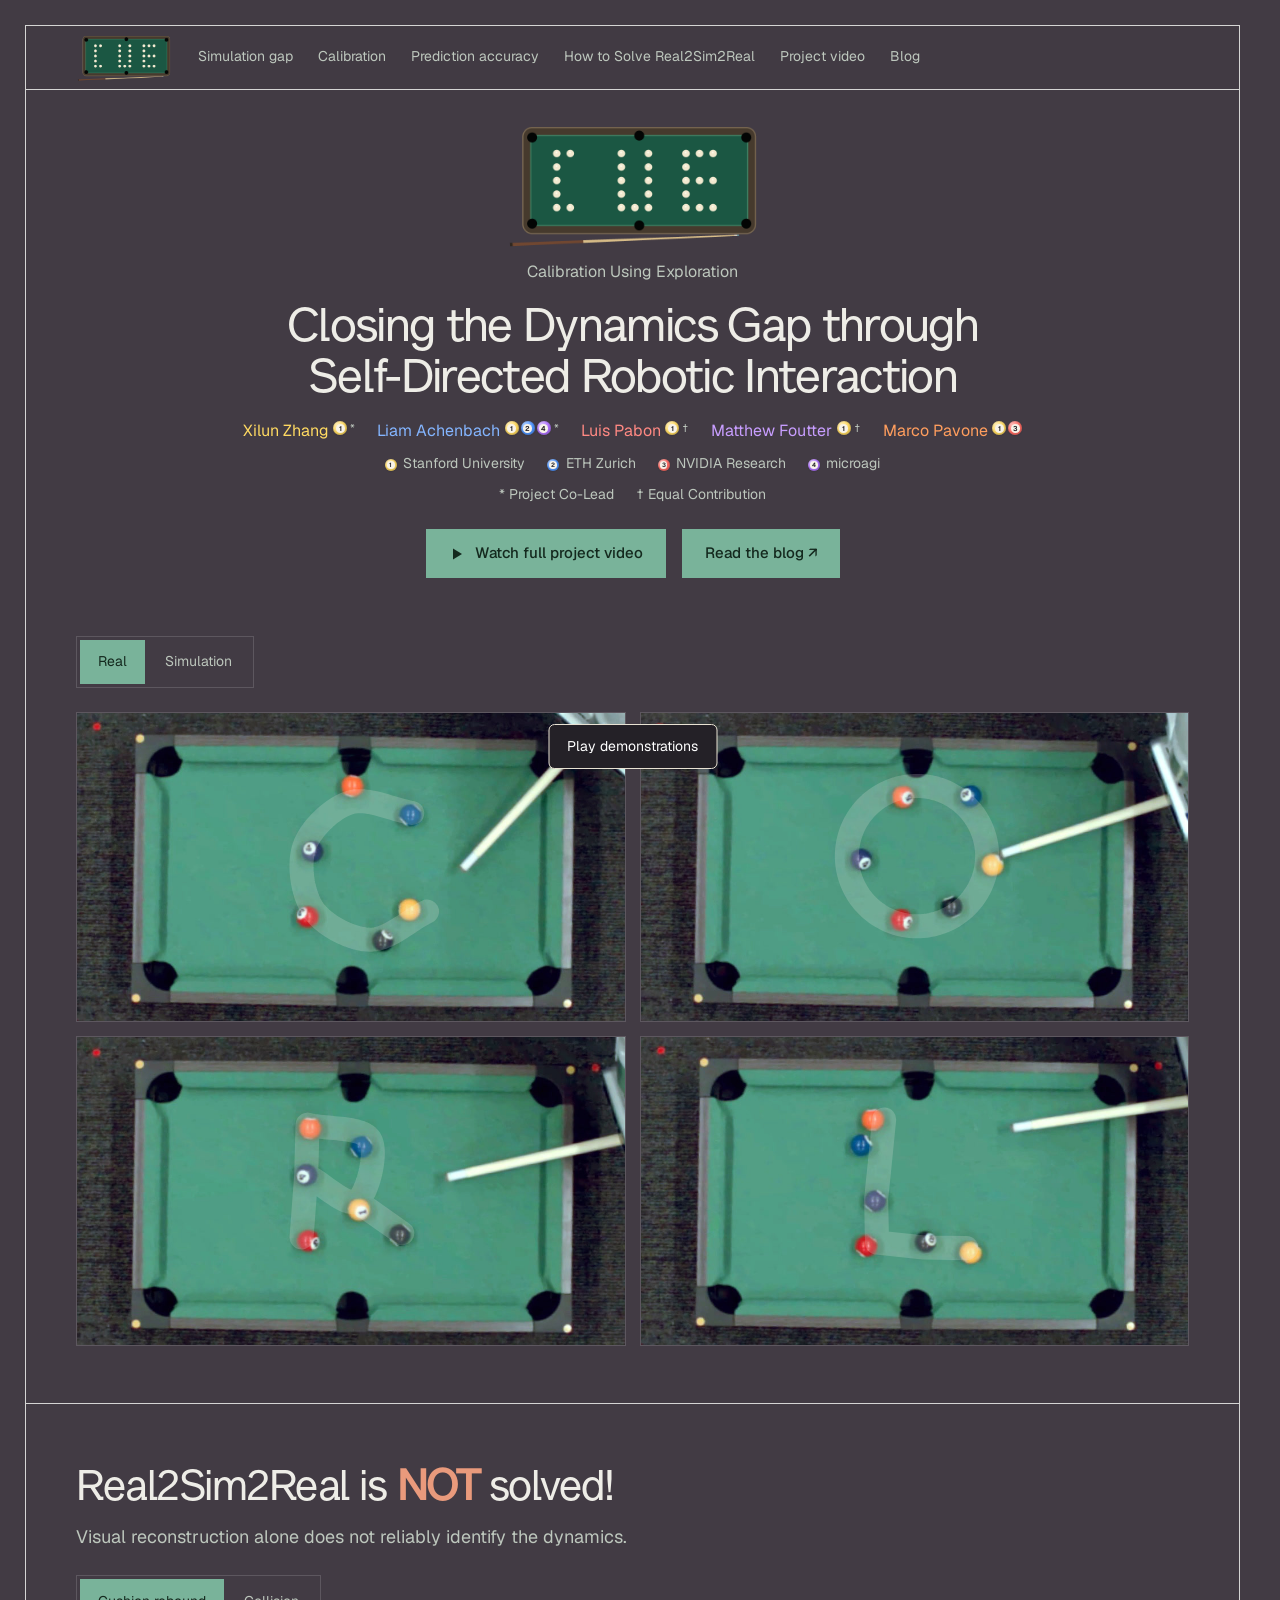
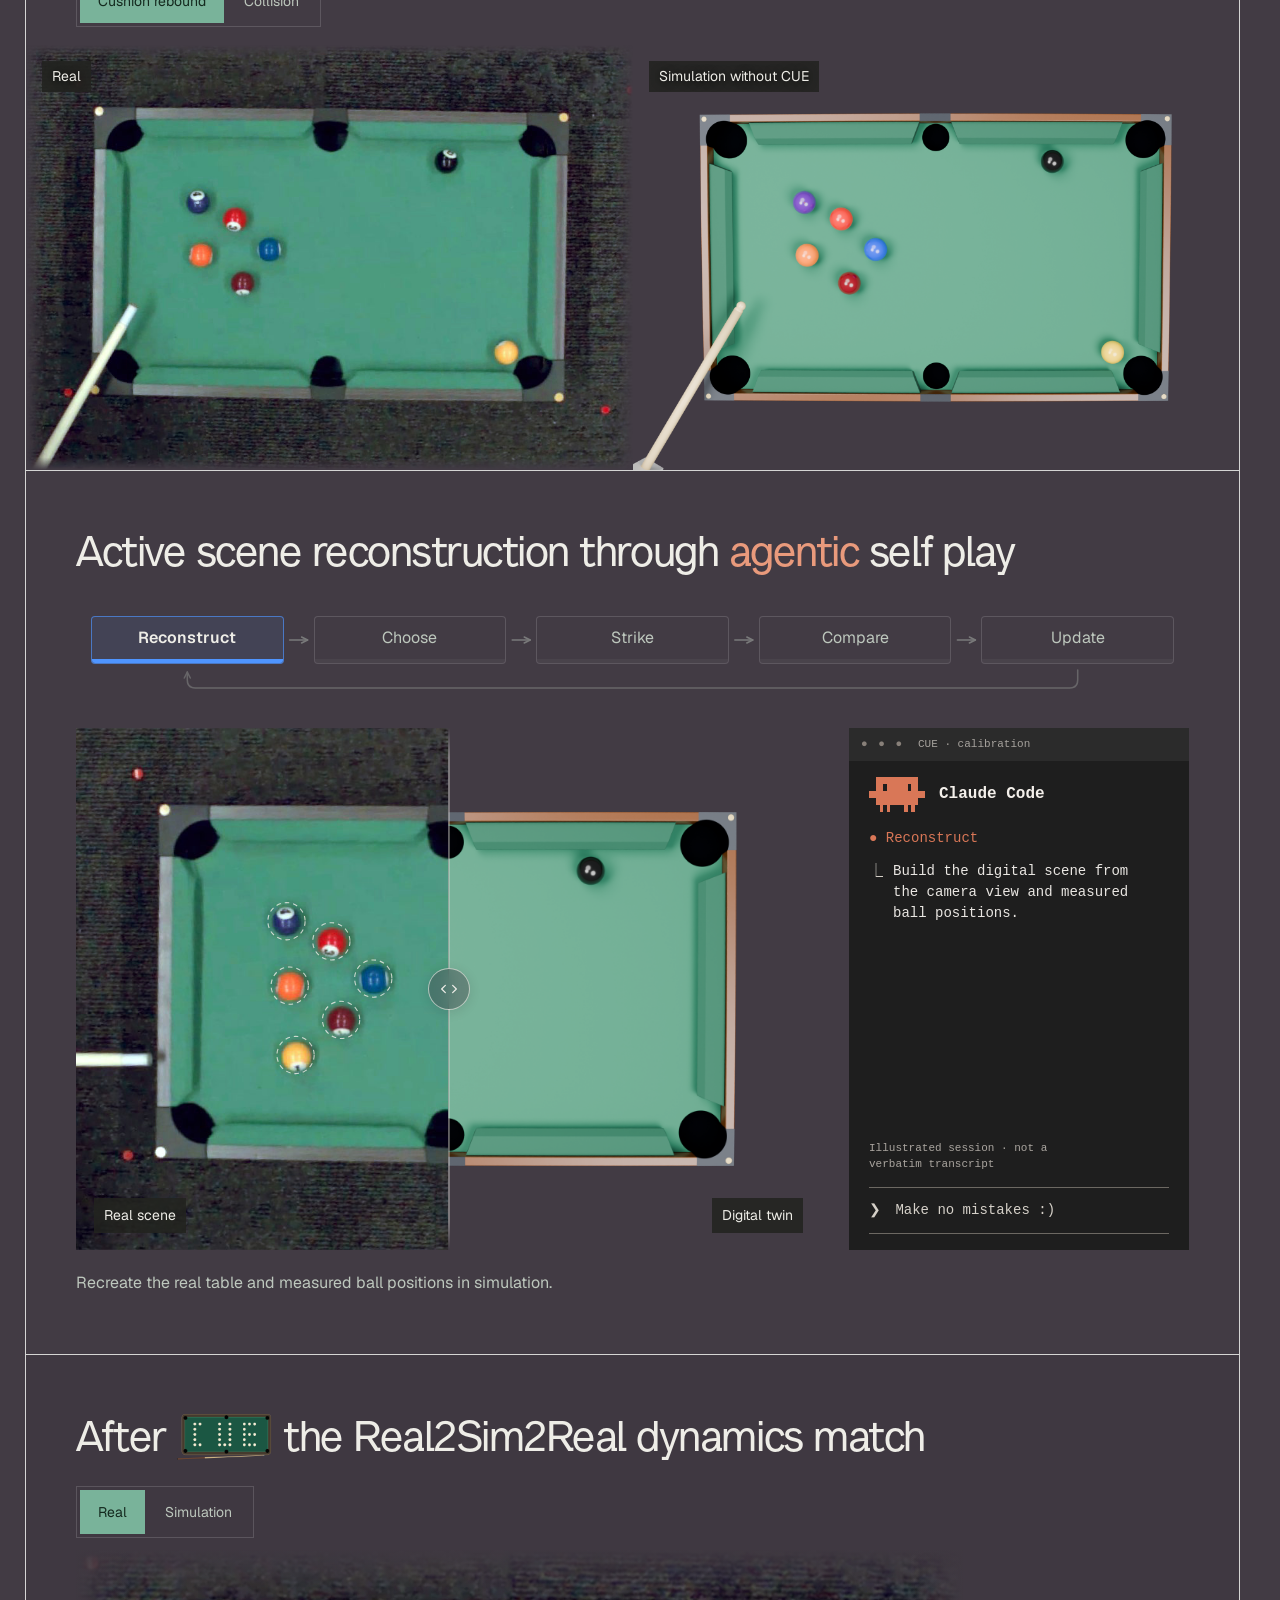
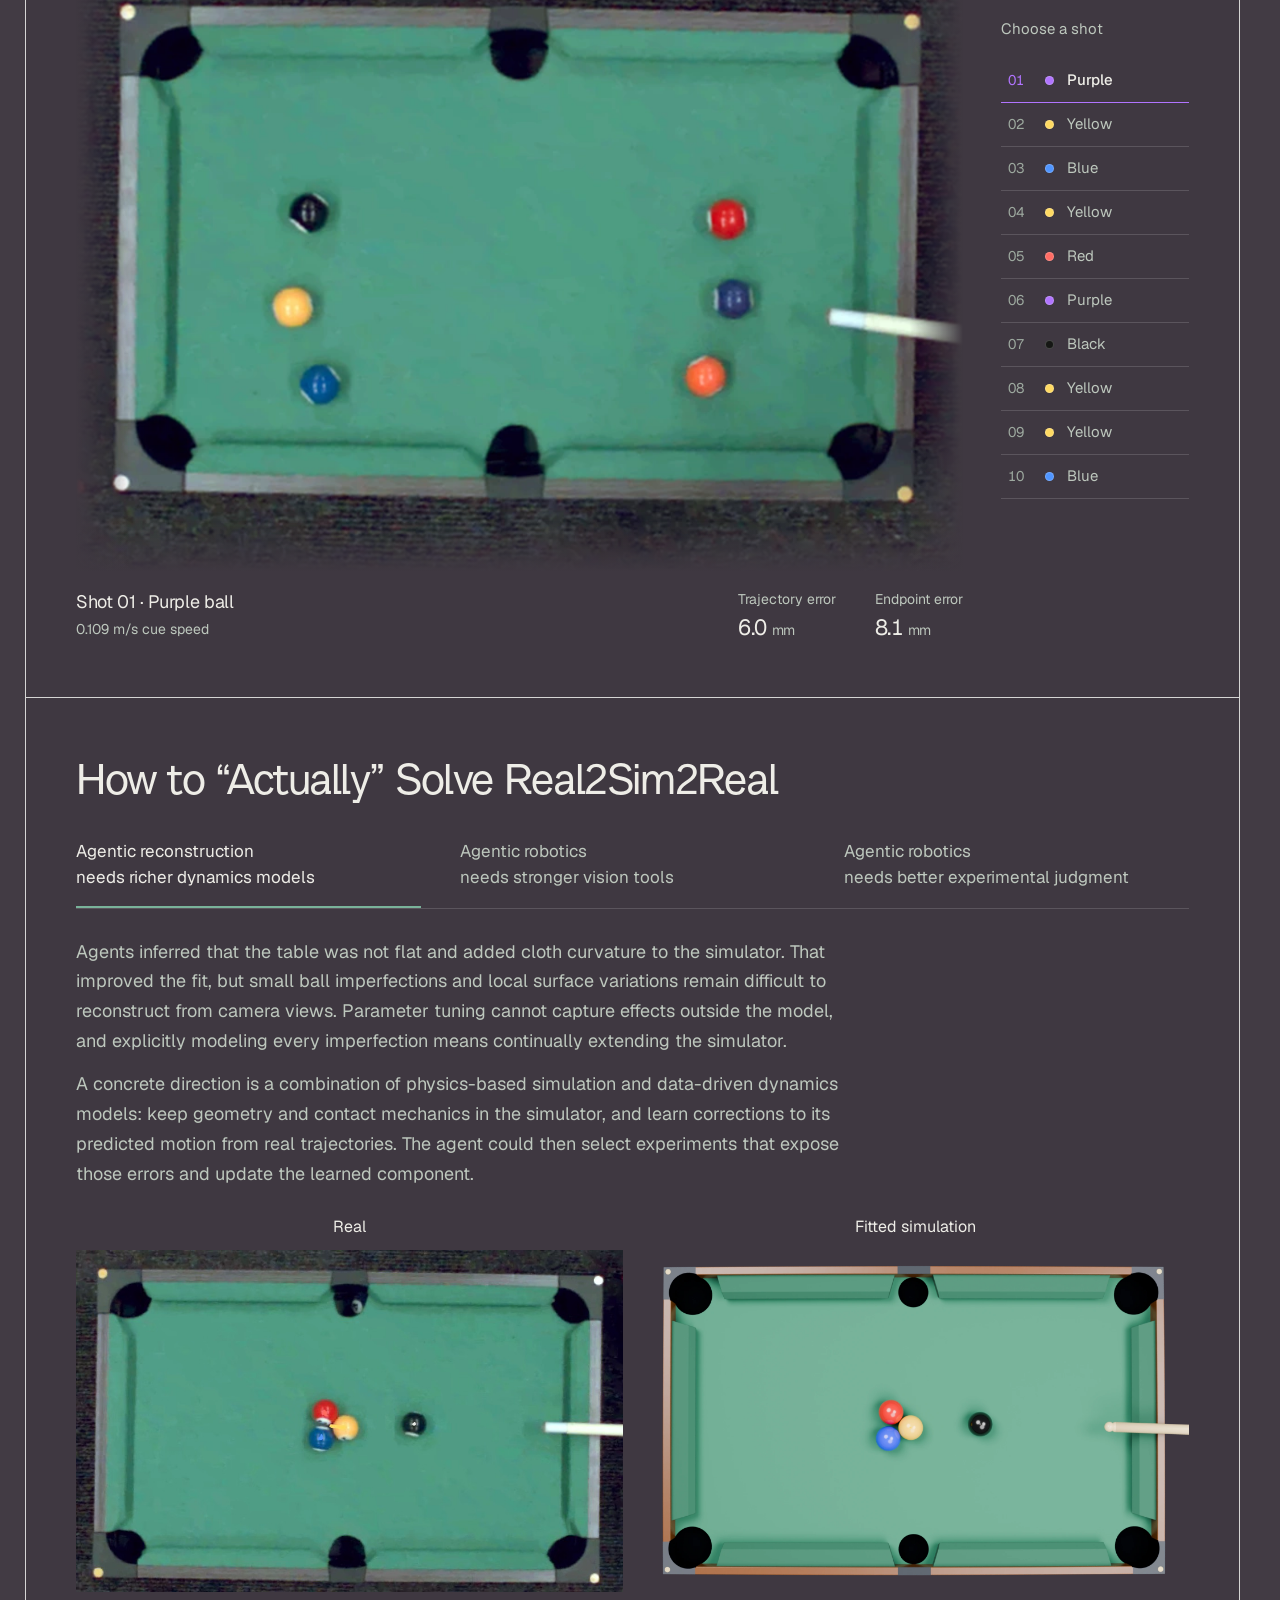
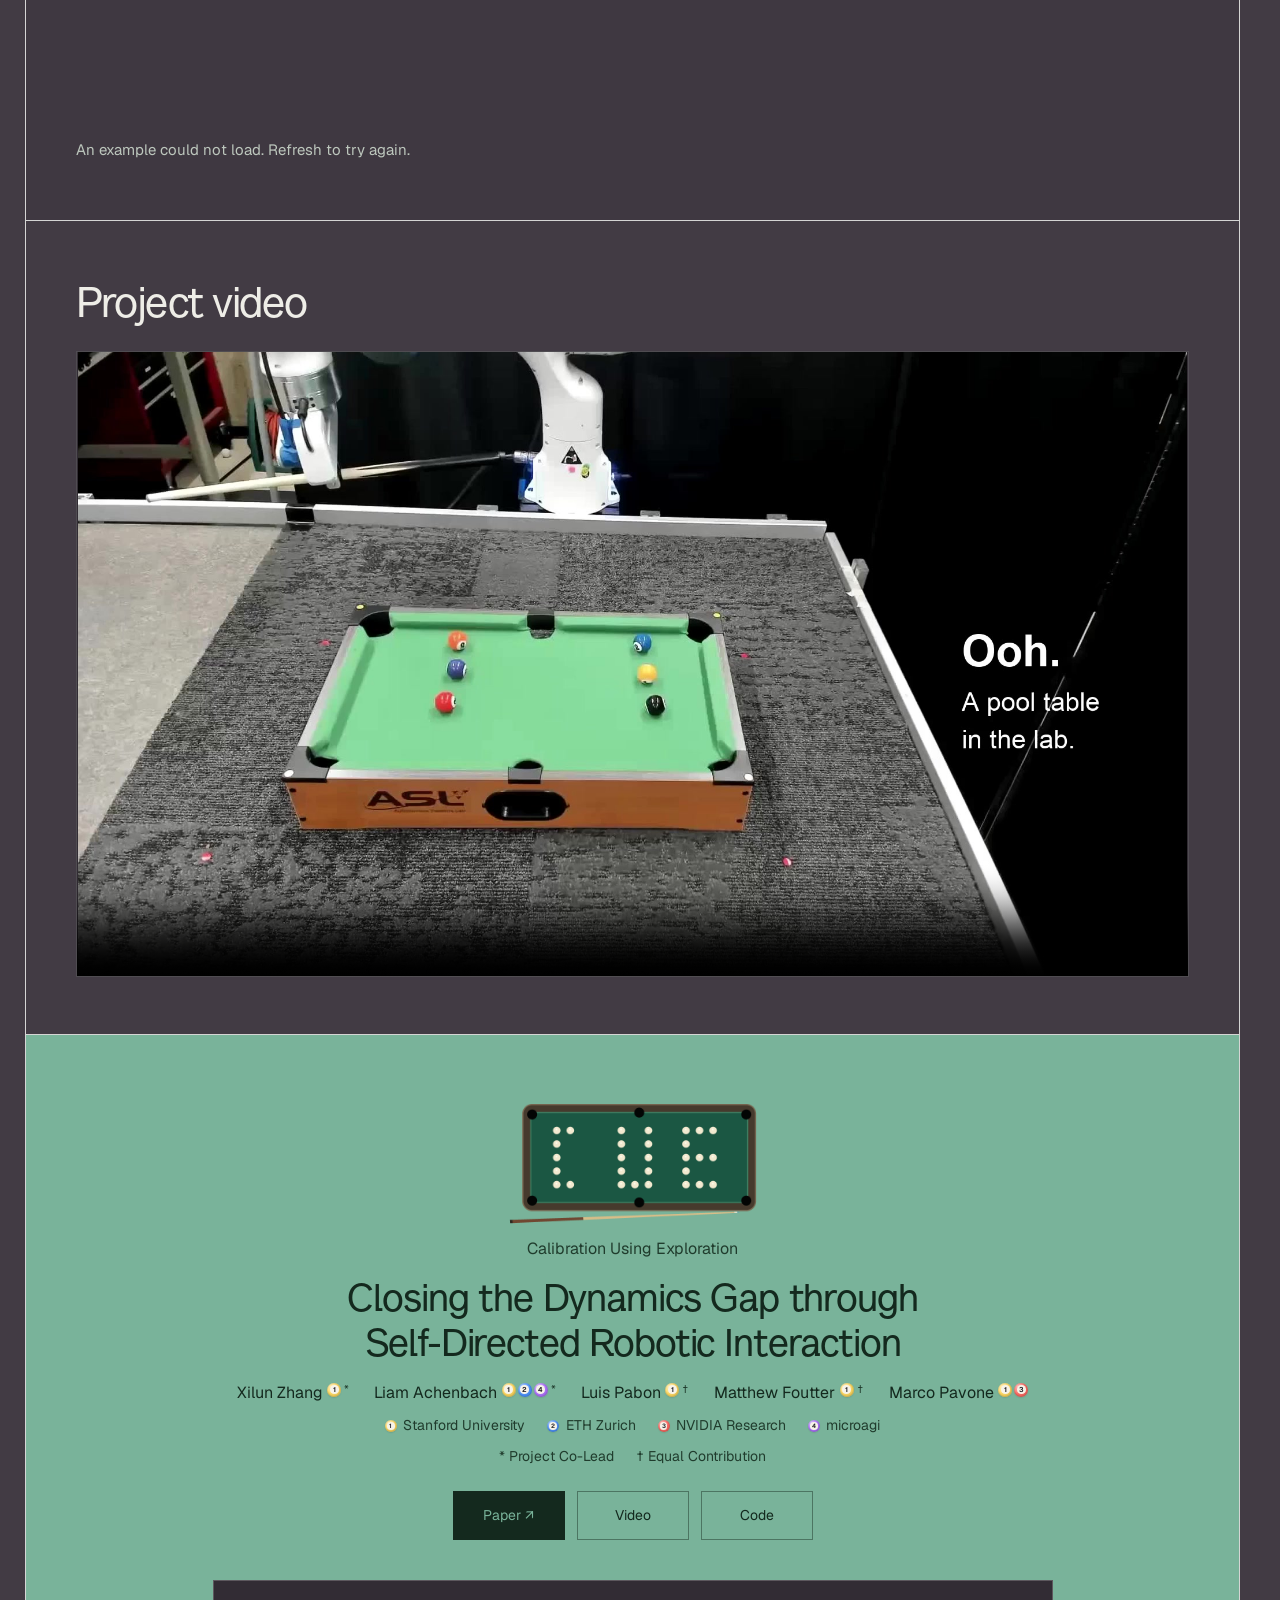
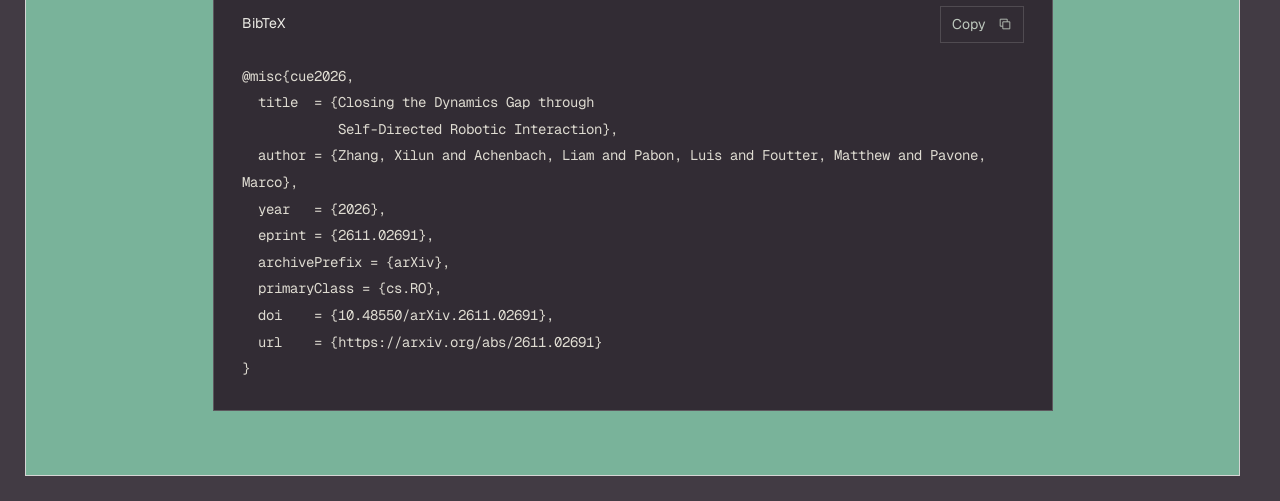
<file: index.html>
<!DOCTYPE html><html data-wf-domain="www.generalintuition.com" data-wf-page="68b73cdb66b9c097c35f3596" data-wf-site="68b73cd966b9c097c35f357b" lang="en"><head><meta charset="utf-8"/><title>Closing the Dynamics Gap through Self-Directed Robotic Interaction | CUE</title><meta content="CUE builds its own calibration tools and chooses experiments without resets. It reduces held-out ball-position error by 59% across 25 simulation conditions, with additional deployment on a real pool table." name="description"/><meta content="Closing the Dynamics Gap through Self-Directed Robotic Interaction | CUE" property="og:title"/><meta content="CUE builds its own calibration tools and chooses experiments without resets. It reduces held-out ball-position error by 59% across 25 simulation conditions, with additional deployment on a real pool table." property="og:description"/><meta content="Closing the Dynamics Gap through Self-Directed Robotic Interaction | CUE" name="twitter:title"/><meta content="CUE builds its own calibration tools and chooses experiments without resets. It reduces held-out ball-position error by 59% across 25 simulation conditions, with additional deployment on a real pool table." name="twitter:description"/><meta property="og:type" content="website"/><meta content="summary" name="twitter:card"/><meta content="width=device-width, initial-scale=1" name="viewport"/><link href="/assets/cdn.prod.website-files.com/68b73cd966b9c097c35f357b/css/gi-staging.webflow.shared.163eff2db.min.css?v=1bc7c1eb0a2e" rel="stylesheet" type="text/css"/><script src="/scripts/webflow-environment.js?v=61cdf6d4019b" type="text/javascript"></script><link href="/favicon.svg" rel="icon" type="image/svg+xml"/><link rel="stylesheet" href="/assets/cdn.jsdelivr.net/npm/lil-gui%400.19/dist/lil-gui.min.css?v=919fa410a6a6" />
<link rel="preload" as="font" href="/assets/cdn.generalintuition.com/media/GeistMono-Light.woff2" type="font/woff2" crossorigin>
<link rel="stylesheet" href="/styles/custom-01.css?v=bdd9a46c445d"/><meta name="robots" content="index,follow"/>
<link rel="stylesheet" href="/styles/real-table.css?v=963f761fbdd7"/>
<link rel="stylesheet" href="/styles/lessons.css?v=51bcaafea241"/>
<link href="/styles/unseen-shots.css?v=b744914fde77" rel="stylesheet">
</head><body class="paper-project"><div class="styles w-embed"><link rel="stylesheet" href="/styles/custom-02.css?v=c94dc77f4d84"/><link rel="stylesheet" href="/styles/paper.css?v=a5647576dbe2"/><link rel="stylesheet" href="/styles/layouts.css?v=fe73faec25ab"/><link rel="stylesheet" href="/styles/study-method.css?v=66bf2888b426"/></div><div id="top" class="top"></div><div class="main pointer-events-disabled"><nav class="lab-index" aria-label="Study sections"><a class="lab-index-brand" href="#top" aria-label="CUE home"><img src="/media/branding/cue-logo.png" width="2496" height="1248" alt="CUE" decoding="async"></a><div class="lab-index-links"><a href="#dynamics-gap" data-section-link="dynamics-gap">Simulation gap</a><a href="#calibration-loop" data-section-link="calibration-loop">Calibration</a><a href="#prediction-results" data-section-link="prediction-results">Prediction accuracy</a><a href="#limitations" data-section-link="limitations">How to Solve Real2Sim2Real</a><a href="#project-video" data-section-link="project-video">Project video</a><a href="/blog/">Blog</a></div></nav>
<header class="paper-hero" aria-labelledby="paper-title">
  <div class="paper-hero-shell">
    <div class="paper-hero-masthead">
      <a href="#top" class="paper-brand" aria-label="CUE home">
        <img class="paper-brand-logo" src="/media/branding/cue-logo.png" width="2496" height="1248" alt="CUE" decoding="async">
        <span class="paper-brand-caption">Calibration Using Exploration</span>
      </a>
    </div>
    <div class="paper-hero-composition">
      <div class="paper-hero-identity">
        <h1 id="paper-title" class="paper-title font-header-clean">Closing the Dynamics Gap through Self-Directed Robotic Interaction</h1>
        <div class="paper-byline" aria-label="Authors and affiliations">
          <div class="paper-authors"><span><a href="https://xilunzhangrobo.github.io/" target="_blank" rel="noopener noreferrer">Xilun Zhang</a><sup class="paper-author-markers"><span class="paper-pool-ball" data-ball="1"><span>1</span></span><span class="paper-marker-separator">,</span><span class="paper-contribution-marker">*</span></sup></span><span><a href="https://lachenbach.github.io/" target="_blank" rel="noopener noreferrer">Liam Achenbach</a><sup class="paper-author-markers"><span class="paper-pool-ball" data-ball="1"><span>1</span></span><span class="paper-marker-separator">,</span><span class="paper-pool-ball" data-ball="2"><span>2</span></span><span class="paper-marker-separator">,</span><span class="paper-pool-ball" data-ball="4"><span>4</span></span><span class="paper-marker-separator">,</span><span class="paper-contribution-marker">*</span></sup></span><span><a href="https://luispabon.info/" target="_blank" rel="noopener noreferrer">Luis Pabon</a><sup class="paper-author-markers"><span class="paper-pool-ball" data-ball="1"><span>1</span></span><span class="paper-marker-separator">,</span><span class="paper-contribution-marker">†</span></sup></span><span><a href="https://scholar.google.com/citations?user=DsWNh1YAAAAJ&amp;hl=en" target="_blank" rel="noopener noreferrer">Matthew Foutter</a><sup class="paper-author-markers"><span class="paper-pool-ball" data-ball="1"><span>1</span></span><span class="paper-marker-separator">,</span><span class="paper-contribution-marker">†</span></sup></span><span><a href="https://web.stanford.edu/~pavone/index.html" target="_blank" rel="noopener noreferrer">Marco Pavone</a><sup class="paper-author-markers"><span class="paper-pool-ball" data-ball="1"><span>1</span></span><span class="paper-marker-separator">,</span><span class="paper-pool-ball" data-ball="3"><span>3</span></span></sup></span></div>
          <div class="paper-affiliations"><span><sup class="paper-affiliation-marker"><span class="paper-pool-ball" data-ball="1"><span>1</span></span></sup> Stanford University</span><span><sup class="paper-affiliation-marker"><span class="paper-pool-ball" data-ball="2"><span>2</span></span></sup> ETH Zurich</span><span><sup class="paper-affiliation-marker"><span class="paper-pool-ball" data-ball="3"><span>3</span></span></sup> NVIDIA Research</span><span><sup class="paper-affiliation-marker"><span class="paper-pool-ball" data-ball="4"><span>4</span></span></sup> microagi</span></div>
          <p class="paper-contributions"><span>* Project Co-Lead</span><span>† Equal Contribution</span></p>
        </div>
        <div class="paper-hero-links"><a class="paper-video-link" href="#project-video"><svg viewBox="0 0 16 16" width="16" height="16" fill="currentColor" aria-hidden="true" focusable="false"><path d="M4 2.5v11L13 8Z"/></svg><span>Watch full project video</span></a><a class="paper-video-link" href="/blog/">Read the blog ↗</a></div>
      </div>
      <div id="logo_general_intuition" class="paper-hero-media">
<section id="real-table" class="lab-section lab-section-immersive paper-hero-letters" aria-label="Real-world control">
<div class="lab-shell">
  <div class="lab-tool-row corl-tools">
      <div class="lab-tabs lab-tabs-framed" role="group" aria-label="CORL demonstration view">
        <button type="button" class="lab-tab is-active" data-corl-view="real" aria-pressed="true">Real</button>
        <button type="button" class="lab-tab" data-corl-view="simulation" aria-pressed="false">Simulation</button>
      </div>
  </div>
  <div class="corl-grid" data-corl-grid aria-label="C O R L demonstrations">
    <figure class="corl-tile" data-corl-tile="C" data-real-crop="0,0,960,540" data-sim-crop="960,0,960,540">
  <div class="corl-stage" tabindex="0" role="group" aria-label="Letter C real and simulation comparison">
    <img class="corl-poster" src="/media/real-table/c-aligned-real-matched-84f2b5ece4.jpg" data-real-poster="/media/real-table/c-aligned-real-matched-84f2b5ece4.jpg" data-simulation-poster="/media/real-table/c-aligned-sim-blender.png" alt="The real table after forming the letter C" fetchpriority="high" loading="eager" width="960" height="540">
    <svg class="corl-guide" viewBox="0 0 960 540" fill="none" stroke="#f3f1eb" stroke-width="42.11" stroke-linecap="round" stroke-linejoin="round" opacity="0.2" aria-hidden="true" focusable="false"><path d="M 587.83 175.30 L 583.23 174.45 L 578.59 173.47 L 573.90 172.36 L 569.18 171.15 L 564.43 169.85 L 559.67 168.49 L 554.89 167.09 L 550.10 165.67 L 545.31 164.25 L 540.53 162.85 L 535.77 161.49 L 531.02 160.20 L 526.30 158.99 L 521.61 157.88 L 516.97 156.90 L 512.37 156.06 L 507.82 155.39 L 503.33 154.91 L 498.91 154.64 L 494.56 154.59 L 490.29 154.79 L 486.11 155.26 L 482.02 156.02 L 478.03 157.10 L 474.06 158.47 L 470.04 160.10 L 466.00 161.99 L 461.93 164.10 L 457.86 166.44 L 453.80 168.99 L 449.76 171.73 L 445.76 174.65 L 441.81 177.74 L 437.93 180.98 L 434.13 184.37 L 430.42 187.87 L 426.82 191.49 L 423.34 195.21 L 420.00 199.01 L 416.82 202.88 L 413.79 206.81 L 410.95 210.78 L 408.30 214.78 L 405.86 218.80 L 403.64 222.82 L 401.66 226.83 L 399.93 230.81 L 398.46 234.75 L 397.23 238.77 L 396.18 242.98 L 395.31 247.37 L 394.63 251.92 L 394.12 256.60 L 393.78 261.40 L 393.62 266.30 L 393.63 271.27 L 393.80 276.30 L 394.14 281.37 L 394.63 286.46 L 395.29 291.54 L 396.10 296.61 L 397.06 301.63 L 398.17 306.59 L 399.43 311.48 L 400.83 316.26 L 402.37 320.92 L 404.06 325.44 L 405.87 329.80 L 407.82 333.98 L 409.90 337.97 L 412.11 341.73 L 414.44 345.25 L 416.97 348.63 L 419.77 351.98 L 422.81 355.28 L 426.09 358.52 L 429.59 361.71 L 433.28 364.82 L 437.15 367.84 L 441.19 370.78 L 445.36 373.61 L 449.67 376.33 L 454.08 378.93 L 458.58 381.40 L 463.16 383.74 L 467.80 385.92 L 472.47 387.95 L 477.16 389.81 L 481.86 391.49 L 486.54 392.99 L 491.19 394.29 L 495.79 395.39 L 500.33 396.27 L 504.77 396.93 L 509.12 397.36 L 513.34 397.55 L 517.50 397.44 L 521.66 397.00 L 525.83 396.25 L 530.00 395.21 L 534.18 393.91 L 538.36 392.36 L 542.54 390.60 L 546.72 388.64 L 550.91 386.50 L 555.10 384.20 L 559.28 381.78 L 563.47 379.24 L 567.66 376.61 L 571.85 373.92 L 576.04 371.19 L 580.23 368.43 L 584.42 365.67 L 588.61 362.94 L 592.80 360.25 L 596.98 357.62 L 601.16 355.09 L 605.34 352.66 L 609.52 350.37 L 613.69 348.23"/></svg>
    <div class="corl-lens" aria-hidden="true"></div>
  </div>
</figure>
<figure class="corl-tile" data-corl-tile="O" data-real-crop="1920,0,960,540" data-sim-crop="2880,0,960,540">
  <div class="corl-stage" tabindex="0" role="group" aria-label="Letter O real and simulation comparison">
    <img class="corl-poster" src="/media/real-table/o-aligned-real-matched-01e2282fbe.jpg" data-real-poster="/media/real-table/o-aligned-real-matched-01e2282fbe.jpg" data-simulation-poster="/media/real-table/o-aligned-sim-blender.png" alt="The real table after forming the letter O" loading="eager" width="960" height="540">
    <svg class="corl-guide" viewBox="0 0 960 540" fill="none" stroke="#f3f1eb" stroke-width="42.1" stroke-linecap="round" stroke-linejoin="round" opacity="0.2" aria-hidden="true" focusable="false"><path d="M 483.08 373.97 L 488.45 373.90 L 493.81 373.59 L 499.15 373.04 L 504.46 372.26 L 509.73 371.25 L 514.95 370.02 L 520.11 368.55 L 525.21 366.86 L 530.22 364.95 L 535.15 362.83 L 539.98 360.49 L 544.70 357.94 L 549.31 355.19 L 553.79 352.24 L 558.14 349.10 L 562.35 345.77 L 566.41 342.26 L 570.31 338.58 L 574.04 334.73 L 577.61 330.72 L 581.00 326.56 L 584.20 322.26 L 587.21 317.82 L 590.03 313.26 L 592.64 308.57 L 595.05 303.78 L 597.25 298.88 L 599.23 293.90 L 600.99 288.83 L 602.53 283.69 L 603.84 278.49 L 604.93 273.24 L 605.78 267.95 L 606.41 262.62 L 606.80 257.27 L 606.96 251.91 L 606.88 246.54 L 606.57 241.19 L 606.03 235.85 L 605.25 230.54 L 604.25 225.28 L 603.02 220.06 L 601.56 214.89 L 599.87 209.80 L 597.97 204.79 L 595.85 199.86 L 593.52 195.03 L 590.98 190.31 L 588.23 185.70 L 585.29 181.21 L 582.16 176.86 L 578.83 172.65 L 575.33 168.59 L 571.66 164.68 L 567.81 160.94 L 563.81 157.37 L 559.66 153.97 L 555.36 150.76 L 550.93 147.75 L 546.37 144.92 L 541.69 142.30 L 536.90 139.89 L 532.01 137.68 L 527.03 135.69 L 521.96 133.92 L 516.83 132.38 L 511.63 131.06 L 506.38 129.96 L 501.08 129.10 L 495.75 128.47 L 490.41 128.07 L 485.04 127.90 L 479.68 127.97 L 474.32 128.27 L 468.98 128.81 L 463.67 129.58 L 458.40 130.58 L 453.18 131.81 L 448.02 133.26 L 442.92 134.94 L 437.90 136.84 L 432.97 138.96 L 428.14 141.29 L 423.41 143.83 L 418.79 146.57 L 414.31 149.52 L 409.95 152.65 L 405.73 155.98 L 401.67 159.48 L 397.76 163.16 L 394.01 167.01 L 390.44 171.01 L 387.04 175.17 L 383.83 179.47 L 380.81 183.91 L 377.98 188.48 L 375.36 193.16 L 372.94 197.96 L 370.74 202.86 L 368.75 207.85 L 366.98 212.92 L 365.43 218.06 L 364.11 223.27 L 363.02 228.53 L 362.16 233.83 L 361.53 239.17 L 361.13 244.53 L 360.97 249.90 L 361.05 255.27 L 361.35 260.63 L 361.89 265.98 L 362.67 271.29 L 363.67 276.57 L 364.91 281.80 L 366.37 286.97 L 368.05 292.07 L 369.96 297.10 L 372.09 302.03 L 374.42 306.87 L 376.97 311.60 L 379.72 316.22 L 382.67 320.71 L 385.81 325.07 L 389.14 329.28 L 392.65 333.35 L 396.33 337.26 L 400.19 341.00 L 404.20 344.58 L 408.36 347.97 L 412.67 351.18 L 417.11 354.20 L 421.68 357.02 L 426.37 359.64 L 431.17 362.05 L 436.06 364.25 L 441.05 366.24 L 446.13 368.00 L 451.27 369.54 L 456.47 370.86 L 461.73 371.95 L 467.03 372.80 L 472.36 373.43 L 477.72 373.82 L 483.08 373.97 Z"/></svg>
    <div class="corl-lens" aria-hidden="true"></div>
  </div>
</figure>
<figure class="corl-tile" data-corl-tile="R" data-real-crop="0,540,960,540" data-sim-crop="960,540,960,540">
  <div class="corl-stage" tabindex="0" role="group" aria-label="Letter R real and simulation comparison">
    <img class="corl-poster" src="/media/real-table/r-aligned-real-matched-04fc799970.jpg" data-real-poster="/media/real-table/r-aligned-real-matched-04fc799970.jpg" data-simulation-poster="/media/real-table/r-aligned-sim-blender.png" alt="The real table after forming the letter R" loading="eager" width="960" height="540">
    <svg class="corl-guide" viewBox="0 0 960 540" fill="none" stroke="#f3f1eb" stroke-width="42.12" stroke-linecap="round" stroke-linejoin="round" opacity="0.2" aria-hidden="true" focusable="false"><path d="M 404.29 153.79 L 401.90 241.90 L 393.81 351.33 M 404.29 153.79 L 408.96 154.79 L 413.83 155.66 L 418.87 156.42 L 424.06 157.09 L 429.37 157.69 L 434.76 158.24 L 440.21 158.75 L 445.68 159.25 L 451.16 159.74 L 456.61 160.26 L 462.00 160.80 L 467.30 161.41 L 472.48 162.08 L 477.52 162.85 L 482.39 163.72 L 487.06 164.72 L 491.49 165.86 L 495.67 167.17 L 499.56 168.65 L 503.13 170.33 L 506.35 172.23 L 509.20 174.36 L 511.65 176.74 L 513.67 179.40 L 515.28 182.46 L 516.57 186.02 L 517.54 190.04 L 518.20 194.46 L 518.57 199.23 L 518.67 204.30 L 518.51 209.62 L 518.11 215.13 L 517.47 220.78 L 516.62 226.53 L 515.57 232.32 L 514.33 238.10 L 512.92 243.82 L 511.35 249.42 L 509.64 254.86 L 507.80 260.09 L 505.85 265.04 L 503.80 269.68 L 501.66 273.94 L 499.46 277.78 L 497.21 281.15 L 494.91 283.99 L 492.60 286.26 L 490.27 287.89 L 487.83 288.93 L 485.18 289.47 L 482.33 289.54 L 479.30 289.17 L 476.11 288.40 L 472.75 287.27 L 469.26 285.79 L 465.64 284.02 L 461.90 281.97 L 458.07 279.69 L 454.15 277.21 L 450.16 274.56 L 446.11 271.78 L 442.02 268.90 L 437.91 265.94 L 433.78 262.96 L 429.64 259.97 L 425.53 257.02 L 421.44 254.14 L 417.39 251.35 L 413.40 248.70 L 409.48 246.22 L 405.64 243.94 L 401.90 241.90 M 490.27 287.89 L 570.33 344.06"/></svg>
    <div class="corl-lens" aria-hidden="true"></div>
  </div>
</figure>
<figure class="corl-tile" data-corl-tile="L" data-real-crop="1920,540,960,540" data-sim-crop="2880,540,960,540">
  <div class="corl-stage" tabindex="0" role="group" aria-label="Letter L real and simulation comparison">
    <img class="corl-poster" src="/media/real-table/l-aligned-real-matched-0f3946059a.jpg" data-real-poster="/media/real-table/l-aligned-real-matched-0f3946059a.jpg" data-simulation-poster="/media/real-table/l-aligned-sim-blender.png" alt="The real table after forming the letter L" loading="eager" width="960" height="540">
    <svg class="corl-guide" viewBox="0 0 960 540" fill="none" stroke="#f3f1eb" stroke-width="42.16" stroke-linecap="round" stroke-linejoin="round" opacity="0.2" aria-hidden="true" focusable="false"><path d="M 426.29 144.61 L 418.80 220.80 L 412.31 283.60 L 413.80 360.38 M 413.80 360.38 L 495.80 369.00 L 570.51 370.22"/></svg>
    <div class="corl-lens" aria-hidden="true"></div>
  </div>
</figure>
  </div>
  <p class="corl-status" data-corl-status role="status" aria-live="polite"></p>
  <video class="corl-source" data-corl-source data-alpha-layout="corl" data-src="/media/real-table/corl-blender-alpha.mp4" data-mobile-src="/media/real-table/corl-blender-alpha-mobile.mp4" data-frame-width="3840" muted loop playsinline preload="none" aria-hidden="true" tabindex="-1"></video>
</div>
</section>
      </div>
    </div>
  </div>
</header>
<div class="content"><div class="grid-content-wrapper">
<section id="dynamics-gap" class="lab-section lab-section-immersive" aria-labelledby="gap-title"><div class="lab-shell"><header class="lab-section-heading"><div class="lab-heading-copy"><h2 id="gap-title" class="lab-title font-header-clean">Real2Sim2Real is <span class="gap-not">NOT</span> solved!</h2>
<p class="lab-section-intro">Visual reconstruction alone does not reliably identify the dynamics.</p>
</div></header>
<div class="lab-tool-row lab-gap-toolbar"><div class="lab-tabs lab-tabs-framed" role="group" aria-label="Comparison example"><button type="button" class="lab-tab is-active" data-gap-example="Cushion" aria-pressed="true">Cushion rebound</button><button type="button" class="lab-tab" data-gap-example="Collision" aria-pressed="false">Collision</button></div></div>
<div class="lab-comparison" data-video-sync data-gap-comparison><div class="lab-frame" data-gap-real><video data-loop-video muted loop playsinline preload="none" src="/media/dynamics-gap/cushion-real-matched-34d591866d.mp4" poster="/media/dynamics-gap/cushion-real-matched-9aebd8d65b.jpg" aria-label="Real: cushion rebound example"></video>
 <span class="lab-frame-tag"><span>Real</span></span>
 <div class="lab-frame-center"><span class="lab-placeholder-meta">Loading footage</span></div>

 </div><div class="lab-frame lab-frame-simulation" data-gap-sim><video data-loop-video muted loop playsinline preload="none" data-alpha-packed src="/media/dynamics-gap/cushion-model-alpha.mp4" data-mobile-src="/media/dynamics-gap/cushion-model-mobile-fa3ff4dc39.mp4" poster="/media/dynamics-gap/cushion-model.png" aria-label="Simulation without CUE: cushion rebound example"></video>
 <span class="lab-frame-tag"><span>Simulation without CUE</span></span>
 <div class="lab-frame-center"><span class="lab-placeholder-meta">Loading replay</span></div>

 </div></div>
<span class="lab-gap-status" data-gap-status role="status" aria-live="polite"></span>
</div></section>
<section id="calibration-loop" class="lab-section lab-method-section" aria-labelledby="loop-title">
<div class="lab-shell">
  <header class="lab-section-heading"><div class="lab-heading-copy"><h2 id="loop-title" class="lab-title font-header-clean">Active scene reconstruction through <span class="agentic-highlight">agentic</span> self play</h2>
</div></header>
  <div class="lab-loop-flow-shell">
    <div class="lab-loop-flow-viewport">
  <div class="lab-loop-flow">
    <svg class="lab-flow-track" viewBox="0 0 1000 96" preserveAspectRatio="none" fill="none" aria-hidden="true">
      <defs><marker id="calibration-loop-arrow" viewBox="0 0 10 10" refX="8" refY="5" markerWidth="10" markerHeight="10" markerUnits="userSpaceOnUse" orient="auto"><path d="m2 2 6 3-6 3" fill="none" stroke="currentColor" stroke-width="1.5" stroke-linecap="round" stroke-linejoin="round"/></marker></defs>
      <path data-loop-connection="0" d="M191 36H209" vector-effect="non-scaling-stroke" marker-end="url(#calibration-loop-arrow)"/>
      <path data-loop-connection="1" d="M391 36H409" vector-effect="non-scaling-stroke" marker-end="url(#calibration-loop-arrow)"/>
      <path data-loop-connection="2" d="M591 36H609" vector-effect="non-scaling-stroke" marker-end="url(#calibration-loop-arrow)"/>
      <path data-loop-connection="3" d="M791 36H809" vector-effect="non-scaling-stroke" marker-end="url(#calibration-loop-arrow)"/>
      <path data-loop-return-path d="M900 66V76Q900 84 892 84H108Q100 84 100 76V68" vector-effect="non-scaling-stroke" marker-end="url(#calibration-loop-arrow)"/>
    </svg>
    <div class="lab-step-list" role="group" aria-label="Explore the calibration stages">
      <button type="button" class="lab-step is-active" data-loop-step="0" aria-label="Reconstruct" aria-pressed="true" aria-controls="loop-panel-0">
        <span class="lab-flow-node"><span class="lab-step-label">Reconstruct</span><span class="lab-flow-progress" aria-hidden="true"><span data-loop-progress></span></span></span>
      </button>
      <button type="button" class="lab-step" data-loop-step="1" aria-label="Choose" aria-pressed="false" aria-controls="loop-panel-1">
        <span class="lab-flow-node"><span class="lab-step-label">Choose</span><span class="lab-flow-progress" aria-hidden="true"><span data-loop-progress></span></span></span>
      </button>
      <button type="button" class="lab-step" data-loop-step="2" aria-label="Strike" aria-pressed="false" aria-controls="loop-panel-2">
        <span class="lab-flow-node"><span class="lab-step-label">Strike</span><span class="lab-flow-progress" aria-hidden="true"><span data-loop-progress></span></span></span>
      </button>
      <button type="button" class="lab-step" data-loop-step="3" aria-label="Compare" aria-pressed="false" aria-controls="loop-panel-3">
        <span class="lab-flow-node"><span class="lab-step-label">Compare</span><span class="lab-flow-progress" aria-hidden="true"><span data-loop-progress></span></span></span>
      </button>
      <button type="button" class="lab-step" data-loop-step="4" aria-label="Update" aria-pressed="false" aria-controls="loop-panel-4">
        <span class="lab-flow-node"><span class="lab-step-label">Update</span><span class="lab-flow-progress" aria-hidden="true"><span data-loop-progress></span></span></span>
      </button>
    </div>
  </div>
    </div>
  </div>
  <div class="lab-loop-layout">
    <div class="lab-loop-workspace">
      <div class="lab-method-stage" data-loop-stage>
        <div id="loop-panel-0" class="lab-method-panel lab-reconstruction" data-loop-panel="0" data-reconstruction>
          <div class="lab-reconstruction-real">
            <img draggable="false" src="/media/calibration-loop/scene-real-matched-5593989f69.jpg" width="960" height="672" loading="lazy" alt="The real table and seven balls before the yellow-ball probe."/>
            <svg class="lab-scene-detections" viewBox="0 0 960 672" aria-hidden="true"><circle cx="282.92" cy="421.37" r="24"/><circle cx="663.26" cy="183.84" r="24"/><circle cx="271.24" cy="248.97" r="24"/><circle cx="383.03" cy="322.85" r="24"/><circle cx="329.06" cy="274.89" r="24"/><circle cx="341.59" cy="376.11" r="24"/><circle cx="275.41" cy="331.95" r="24"/></svg>
            <span class="lab-scene-label">Real scene</span>
          </div>
          <div class="lab-reconstruction-model">
            <img draggable="false" src="/media/calibration-loop/refine.png" width="960" height="672" loading="lazy" alt="The reconstructed table from the same camera viewpoint."/>
            <span class="lab-scene-label">Digital twin</span>
          </div>
          <div class="lab-reconstruction-handle" data-reconstruction-handle role="slider" tabindex="0" aria-label="Reveal real scene and digital twin" aria-orientation="horizontal" aria-valuemin="0" aria-valuemax="100" aria-valuenow="50" aria-valuetext="50% real scene, 50% digital twin">
            <span class="lab-reconstruction-grip" aria-hidden="true"><svg viewBox="0 0 24 16" fill="none"><path d="m8 4-4 4 4 4m8-8 4 4-4 4" stroke="currentColor" stroke-width="1.5" stroke-linecap="round" stroke-linejoin="round"/></svg></span>
          </div>
        </div>
        <div id="loop-panel-1" class="lab-method-panel lab-choice" data-loop-panel="1" hidden>
          <div id="decision-map" class="lab-choice-visual" data-decision-map role="group" aria-labelledby="decision-map-title">
            <span id="decision-map-title" class="lab-study-status">Simulated outcomes: Selected shot</span>
            <img class="lab-decision-render" data-candidate-visual="0" src="/media/calibration-loop/selection-chosen.webp" width="1920" height="1296" decoding="async" alt="Selected shot: predicted ball paths fan out across the table.">
            <img class="lab-decision-render" data-candidate-visual="1" src="/media/calibration-loop/selection-low.webp" width="1920" height="1296" decoding="async" alt="Little to learn: predicted ball paths stay close together." hidden>
            <img class="lab-decision-render" data-candidate-visual="2" src="/media/calibration-loop/selection-noisy.webp" width="1920" height="1296" decoding="async" alt="Hard to interpret: predicted ball paths spread toward the middle pocket." hidden>
            <img class="lab-decision-render" data-candidate-visual="3" src="/media/calibration-loop/selection-blocked.webp" width="1920" height="1296" decoding="async" alt="Unreachable/Unsafe: the black ball is highlighted and a red clearance marker crosses the rail." hidden>
            <div class="lab-choice-legend"><span><i class="lab-key-prediction" aria-hidden="true"></i>Predicted paths</span></div>
          </div>
          <div class="lab-choice-candidates" role="group" aria-label="Inspect candidate experiments">
            <button type="button" class="lab-candidate lab-method-candidate" data-candidate="1" aria-pressed="false" aria-controls="decision-map" style="--ball-color:var(--ball-purple)"><span class="lab-candidate-ball"></span><span class="lab-candidate-copy">Little to learn<span>Purple · 0.15 m/s</span></span></button>
            <button type="button" class="lab-candidate lab-method-candidate" data-candidate="2" aria-pressed="false" aria-controls="decision-map" style="--ball-color:var(--ball-purple)"><span class="lab-candidate-ball"></span><span class="lab-candidate-copy">Hard to interpret<span>Purple · 0.45 m/s</span></span></button>
            <button type="button" class="lab-candidate lab-method-candidate" data-candidate="3" aria-pressed="false" aria-controls="decision-map" style="--ball-color:#151714"><span class="lab-candidate-ball"></span><span class="lab-candidate-copy">Unreachable / unsafe<span>Black · Clearance limit</span></span></button>
            <button type="button" class="lab-candidate lab-method-candidate is-active" data-candidate="0" aria-pressed="true" aria-controls="decision-map" style="--ball-color:var(--ball-yellow)"><span class="lab-candidate-ball"></span><span class="lab-candidate-copy">Selected shot<span>Yellow · 0.35 m/s</span></span></button>
          </div>
        </div>
        <div id="loop-panel-2" class="lab-method-panel lab-reconstruction" data-loop-panel="2" data-reconstruction data-real-label="real footage" data-simulation-label="earlier model" hidden>
          <div class="lab-reconstruction-real"><img draggable="false" src="/media/calibration-loop/calibration-strike-prior-v1-real-e8f1ec76b2.webp" width="960" height="672" loading="lazy" decoding="async" alt="Recorded yellow-ball shot, from the angled camera."></div>
          <div class="lab-reconstruction-model"><img draggable="false" src="/media/calibration-loop/calibration-strike-prior-v1-model-7a0cca30c2.png" width="960" height="672" loading="lazy" decoding="async" alt="Earlier model of the same shot, from the same camera viewpoint."></div>
          <video class="lab-calibration-source" data-calibration-source data-src="/media/calibration-loop/calibration-strike-prior-v1-pair-b22e2c9dbf.mp4" muted loop playsinline preload="none" aria-hidden="true" tabindex="-1"></video>
          <span class="lab-scene-label">Real footage</span><span class="lab-scene-label lab-scene-label-model">Earlier model</span>
          <div class="lab-reconstruction-handle" data-reconstruction-handle role="slider" tabindex="0" aria-label="Reveal real footage and earlier model" aria-orientation="horizontal" aria-valuemin="0" aria-valuemax="100" aria-valuenow="50" aria-valuetext="50% real footage, 50% earlier model">
            <span class="lab-reconstruction-grip" aria-hidden="true"><svg viewBox="0 0 24 16" fill="none"><path d="m8 4-4 4 4 4m8-8 4 4-4 4" stroke="currentColor" stroke-width="1.5" stroke-linecap="round" stroke-linejoin="round"/></svg></span>
          </div>
        </div>
        <div id="loop-panel-3" class="lab-method-panel lab-reconstruction" data-loop-panel="3" data-reconstruction data-real-label="real footage" data-simulation-label="earlier model" hidden>
          <div class="lab-reconstruction-real"><img draggable="false" src="/media/calibration-loop/calibration-compare-prior-clean-v2-real-e844752ab5.webp" width="960" height="672" loading="lazy" decoding="async" alt="Recorded yellow-ball shot, from the overhead camera."></div>
          <div class="lab-reconstruction-model"><img draggable="false" src="/media/calibration-loop/calibration-compare-prior-clean-v2-model-c590f22848.png" width="960" height="672" loading="lazy" decoding="async" alt="Earlier model of the same shot, from the same camera viewpoint."></div>
          <video class="lab-calibration-source" data-calibration-source data-src="/media/calibration-loop/calibration-compare-prior-clean-v2-pair-dda080f878.mp4" muted loop playsinline preload="none" aria-hidden="true" tabindex="-1"></video>
          <span class="lab-scene-label">Real footage</span><span class="lab-scene-label lab-scene-label-model">Earlier model</span>
          <div class="lab-reconstruction-handle" data-reconstruction-handle role="slider" tabindex="0" aria-label="Reveal real footage and earlier model" aria-orientation="horizontal" aria-valuemin="0" aria-valuemax="100" aria-valuenow="50" aria-valuetext="50% real footage, 50% earlier model">
            <span class="lab-reconstruction-grip" aria-hidden="true"><svg viewBox="0 0 24 16" fill="none"><path d="m8 4-4 4 4 4m8-8 4 4-4 4" stroke="currentColor" stroke-width="1.5" stroke-linecap="round" stroke-linejoin="round"/></svg></span>
          </div>
        </div>
        <div id="loop-panel-4" class="lab-method-panel lab-reconstruction" data-loop-panel="4" data-reconstruction data-real-label="real footage" data-simulation-label="updated model" hidden>
          <div class="lab-reconstruction-real"><img draggable="false" src="/media/calibration-loop/calibration-update-fitted-clean-v2-real-d540c1956b.webp" width="960" height="672" loading="lazy" decoding="async" alt="Recorded yellow-ball shot, from the overhead camera."></div>
          <div class="lab-reconstruction-model"><img draggable="false" src="/media/calibration-loop/calibration-update-fitted-clean-v2-model-467ca47653.png" width="960" height="672" loading="lazy" decoding="async" alt="Updated model of the same shot, from the same camera viewpoint."></div>
          <video class="lab-calibration-source" data-calibration-source data-src="/media/calibration-loop/calibration-update-fitted-clean-v2-pair-b4e585ec1b.mp4" muted loop playsinline preload="none" aria-hidden="true" tabindex="-1"></video>
          <span class="lab-scene-label">Real footage</span><span class="lab-scene-label lab-scene-label-model">Updated model</span>
          <div class="lab-reconstruction-handle" data-reconstruction-handle role="slider" tabindex="0" aria-label="Reveal real footage and updated model" aria-orientation="horizontal" aria-valuemin="0" aria-valuemax="100" aria-valuenow="50" aria-valuetext="50% real footage, 50% updated model">
            <span class="lab-reconstruction-grip" aria-hidden="true"><svg viewBox="0 0 24 16" fill="none"><path d="m8 4-4 4 4 4m8-8 4 4-4 4" stroke="currentColor" stroke-width="1.5" stroke-linecap="round" stroke-linejoin="round"/></svg></span>
          </div>
        </div>
      </div>
    </div>
    <aside class="agent-calibration-sidebar" aria-label="Agent calibration process">

    <div class="agent-terminal" role="note" aria-label="Agent calibration summary">
      <div class="agent-terminal-window"><span aria-hidden="true">● ● ●</span><span>CUE · calibration</span></div>
      <div class="agent-terminal-bar">
        <svg class="agent-terminal-mark" viewBox="0 0 16 10" width="56" height="35" fill="currentColor" aria-hidden="true" focusable="false" shape-rendering="crispEdges">
          <path fill-rule="evenodd" d="M2 0h12v4h2v2h-2v2h-1v2h-1V8h-1v2h-1V8H6v2H5V8H4v2H3V8H2V6H0V4h2ZM4 2v2h1V2Zm7 0v2h1V2Z"/>
        </svg>
        <strong>Claude Code</strong>
      </div>

      <div class="agent-terminal-output">
        <div class="agent-terminal-stage"><span aria-hidden="true">●</span> <span data-agent-stage>Reconstruct</span></div>
        <div class="agent-terminal-entry"><span aria-hidden="true">⎿</span><p data-agent-calibration>Build the digital scene from the camera view and measured ball positions.</p></div>
        <div class="agent-terminal-entry" data-agent-candidate hidden><span aria-hidden="true">●</span><p data-agent-decision>Selected shot: Differences between models exceed variation from the strike.</p></div>
        <div class="agent-terminal-entry agent-terminal-result" data-agent-choice hidden><span aria-hidden="true">⎿</span><p>Recorded choice: yellow ball, 0.35 m/s.</p></div>
        <p class="agent-terminal-footnote" data-agent-fit-note hidden>Accuracy on new shots is evaluated separately.</p>
      </div>
      <p class="agent-terminal-source">Illustrated session · not a verbatim transcript</p>
      <div class="agent-terminal-prompt"><span aria-hidden="true">❯</span> <span>Make no mistakes :)</span></div>
    </div>
    </aside>
  </div>
  <div class="lab-method-caption">
    <p data-loop-summary>Recreate the real table and measured ball positions in simulation.</p>
    <div class="lab-method-error" data-loop-error hidden><strong data-loop-error-value></strong><span data-loop-error-label>Endpoint error</span></div>
  </div>
  <script id="decision-details" type="application/json">[{"id":"chosen","title":"Selected shot","ball":"yellow","yaw":-90.0,"speed":0.35,"infoMm":20.2,"noiseMm":11.5,"pocketEstimate":0.0,"start":[230.6,346.11],"nominalEnd":[581.17,302.45],"regeneratedNominalDifferenceMm":0.046,"recordedRank":1,"description":"Differences between models exceed variation from the strike."},{"id":"low","title":"Little to learn","ball":"purple","yaw":20.0,"speed":0.15,"infoMm":0.6,"noiseMm":1.5,"pocketEstimate":0.0,"start":[219.59,195.13],"nominalEnd":[197.57,134.63],"regeneratedNominalDifferenceMm":0.103,"recordedRank":279,"description":"The models already predict similar motion."},{"id":"noisy","title":"Hard to interpret","ball":"purple","yaw":-70.0,"speed":0.45,"infoMm":48.5,"noiseMm":65.4,"pocketEstimate":0.44,"start":[219.59,195.13],"nominalEnd":null,"regeneratedNominalDifferenceMm":null,"recordedRank":142,"description":"Variation in the strike overwhelms the differences between models, with a risk of pocketing the ball."},{"id":"blocked","title":"Unreachable/Unsafe","ball":"black","yaw":-180.0,"speed":null,"infoMm":null,"noiseMm":null,"pocketEstimate":null,"start":[559.27,136.79],"stroke":[[559.27,67.18],[559.27,244.36]],"reason":"Clearing the rail needs 42° of cue pitch; the planner allows 20°.","description":"The rail blocks the cue’s approach."}]</script>
  <span class="lab-study-status" data-loop-status role="status" aria-live="polite"></span>
<script id="calibration-reveal-data" type="application/json">{"shot":"shot_20261024_191404","fps":60,"stages":[{"stage":"strike","panel":2,"model":"pred_iter01","video":"/media/calibration-loop/calibration-strike-prior-v1-pair-b22e2c9dbf.mp4","real_poster":"/media/calibration-loop/calibration-strike-prior-v1-real-e8f1ec76b2.webp","model_poster":"/media/calibration-loop/calibration-strike-prior-v1-model-7a0cca30c2.png","width":2880,"height":672,"fps":60,"frames":216,"real_region":[0,0,960,672],"model_region":[960,0,960,672],"alpha_region":[1920,0,960,672],"endpoint_error_mm":99.3,"source_states":"labpc_assets/franka_station/autonomous_run/shots/shot_20261024_191404/sim/pred_iter01/sim_states.npz","states_sha256":"8fce2dc42e74cff2a5964f21892430488525ea683b392db1b80128fc4e98f87e","scene_sha256":"36a2bc27d0e75ceec79df09dca7fc4c0f7db4d64fd8e809a8d181ec909dd5187","camera":"angled","trails_sha256":"37517e5f3dc66819f61f5a7bb8ace1921282415f10551d2defa5c3eb0985b570","annotations":"none","render":{"job":"calibration-strike-prior-v1","renderer":"Blender Cycles OptiX","samples":24,"denoiser":"OpenImageDenoise GPU","frames":216,"fps":60,"delivery":"alpha","output_size":[3840,1344],"scene_sha256":"36a2bc27d0e75ceec79df09dca7fc4c0f7db4d64fd8e809a8d181ec909dd5187","geometry":"Approved square corner plates with circular cutouts; middle rectangles cover the wood strip only","physics_stepped":false,"trajectories_modified":false,"camera_registration_modified":false,"source":{"shot":"shot_20261024_191404","states":"sim/pred_iter01/sim_states.npz","motion":"Archived saved ball and recorded cue poses","physics_stepped":false},"shot":"shot_20261024_191404"}},{"stage":"compare","panel":3,"model":"pred_iter01","video":"/media/calibration-loop/calibration-compare-prior-clean-v2-pair-dda080f878.mp4","real_poster":"/media/calibration-loop/calibration-compare-prior-clean-v2-real-e844752ab5.webp","model_poster":"/media/calibration-loop/calibration-compare-prior-clean-v2-model-c590f22848.png","width":2880,"height":672,"fps":60,"frames":216,"real_region":[0,0,960,672],"model_region":[960,0,960,672],"alpha_region":[1920,0,960,672],"endpoint_error_mm":99.3,"source_states":"labpc_assets/franka_station/autonomous_run/shots/shot_20261024_191404/sim/pred_iter01/sim_states.npz","states_sha256":"8fce2dc42e74cff2a5964f21892430488525ea683b392db1b80128fc4e98f87e","scene_sha256":"1ba3f785b7fda4eb4fdf317c34e3651f22f57e8e9165b71921e5b9f5faf70dec","camera":"overhead","trails_sha256":"37517e5f3dc66819f61f5a7bb8ace1921282415f10551d2defa5c3eb0985b570","annotations":"Ball-sized markers follow their shared smoothed paths; own path solid, counterpart dashed","annotation_style":{"version":4,"colors":{"observed":[238,237,231],"model":[255,108,100]},"real":{"observed":"solid","model":"dashed"},"simulation":{"observed":"dashed","model":"solid"},"dash_px":[9,6],"line_width_px":2,"markers":"Ball-sized hollow rings; solid own outline and dashed counterpart, no interior fill","marker_fill":false,"marker_width_px":2,"sizing":"Projected silhouette of the approved 12.5 mm radius ball, including camera distortion and crop","smoothing":{"observed_window_frames":11,"polynomial":3,"curve":"shape-preserving cubic","model":"Exact saved positions; no tracking noise filter","shared_path_and_marker":true,"fixed_endpoints_and_contact_knots":true,"stationary_tolerance_ball_radius":0.18}},"annotation_renderer_sha256":"7166fce2b876c988277d9fa1aea5a269980e0d162e6a725b489a4c3a9a669166","render":{"job":"calibration-compare-prior-clean-v2","renderer":"Blender Cycles OptiX","samples":24,"denoiser":"OpenImageDenoise GPU","frames":216,"fps":60,"delivery":"alpha","output_size":[3840,1344],"scene_sha256":"1ba3f785b7fda4eb4fdf317c34e3651f22f57e8e9165b71921e5b9f5faf70dec","geometry":"Approved square corner plates with circular cutouts; middle rectangles cover the wood strip only","physics_stepped":false,"trajectories_modified":false,"camera_registration_modified":false,"source":{"shot":"shot_20261024_191404","states":"sim/pred_iter01/sim_states.npz","motion":"Archived saved ball and recorded cue poses","physics_stepped":false},"shot":"shot_20261024_191404"}},{"stage":"update","panel":4,"model":"fit_iter02","video":"/media/calibration-loop/calibration-update-fitted-clean-v2-pair-b4e585ec1b.mp4","real_poster":"/media/calibration-loop/calibration-update-fitted-clean-v2-real-d540c1956b.webp","model_poster":"/media/calibration-loop/calibration-update-fitted-clean-v2-model-467ca47653.png","width":2880,"height":672,"fps":60,"frames":216,"real_region":[0,0,960,672],"model_region":[960,0,960,672],"alpha_region":[1920,0,960,672],"endpoint_error_mm":2.3,"source_states":"labpc_assets/franka_station/autonomous_run/shots/shot_20261024_191404/sim/fit_iter02/sim_states.npz","states_sha256":"b07057ac3d9c6e8403225b23f8e34b3ce7e3ab5a3bfe084110af18ba817b6f10","scene_sha256":"7f69f2304888e27a247012103f2ad855e3e05ddebfaa108d36c83c17bef97f5a","camera":"overhead","trails_sha256":"37517e5f3dc66819f61f5a7bb8ace1921282415f10551d2defa5c3eb0985b570","annotations":"Ball-sized markers follow their shared smoothed paths; own path solid, counterpart dashed","annotation_style":{"version":4,"colors":{"observed":[238,237,231],"model":[255,108,100]},"real":{"observed":"solid","model":"dashed"},"simulation":{"observed":"dashed","model":"solid"},"dash_px":[9,6],"line_width_px":2,"markers":"Ball-sized hollow rings; solid own outline and dashed counterpart, no interior fill","marker_fill":false,"marker_width_px":2,"sizing":"Projected silhouette of the approved 12.5 mm radius ball, including camera distortion and crop","smoothing":{"observed_window_frames":11,"polynomial":3,"curve":"shape-preserving cubic","model":"Exact saved positions; no tracking noise filter","shared_path_and_marker":true,"fixed_endpoints_and_contact_knots":true,"stationary_tolerance_ball_radius":0.18}},"annotation_renderer_sha256":"7166fce2b876c988277d9fa1aea5a269980e0d162e6a725b489a4c3a9a669166","render":{"job":"calibration-update-fitted-clean-v2","renderer":"Blender Cycles OptiX","samples":24,"denoiser":"OpenImageDenoise GPU","frames":216,"fps":60,"delivery":"alpha","output_size":[3840,1344],"scene_sha256":"7f69f2304888e27a247012103f2ad855e3e05ddebfaa108d36c83c17bef97f5a","geometry":"Approved square corner plates with circular cutouts; middle rectangles cover the wood strip only","physics_stepped":false,"trajectories_modified":false,"camera_registration_modified":false,"source":{"shot":"shot_20261024_191404","states":"sim/fit_iter02/sim_states.npz","motion":"Archived saved ball and recorded cue poses","physics_stepped":false},"shot":"shot_20261024_191404"}}],"static_geometry_sha256":"9c99dc0ba524d7a30141d6b4cba41a8b1439afee8f40225796e017763481c854","camera_grade_sha256":"ff4a4691784f03609589157b4ac473df8f38dcc8d0a7232545bb5717eb0ac17f","playback":"One video clock per stage; real, simulated RGB and simulated alpha share each frame.","interpretation":"Earlier model pred_iter01; updated model fit_iter02 fitted on this shot, not a held-out prediction."}</script>
</div></section><section id="prediction-results" class="lab-section lab-section-muted" aria-labelledby="results-title">
<div class="lab-shell">
  <header class="lab-section-heading"><div class="lab-heading-copy">
    <h2 id="results-title" class="lab-title font-header-clean">After <img class="unseen-heading-logo" src="/media/branding/cue-logo.png" width="2496" height="1248" alt="CUE" decoding="async"> the Real2Sim2Real dynamics match</h2>
  </div></header>
  <div class="unseen-layout">
    <div class="unseen-toolbar">
      <div class="lab-tabs lab-tabs-framed" role="group" aria-label="Prediction comparison view">
        <button type="button" class="lab-tab is-active" data-unseen-view="real" aria-pressed="true">Real</button>
        <button type="button" class="lab-tab" data-unseen-view="simulation" aria-pressed="false">Simulation</button>
      </div>
    </div>
    <div class="unseen-main">
      <div id="unseen-comparison" class="unseen-pair" data-unseen-pair>
        <figure class="unseen-view">
          <div class="unseen-stage" tabindex="0" role="group" aria-label="Shot 1: purple ball, real footage" aria-describedby="unseen-help">
            <img class="unseen-poster unseen-real-poster" src="/media/unseen-shots/unseen-183113-real-fae8f995ad.webp" width="960" height="672" alt="" decoding="async">
            <img class="unseen-poster unseen-prediction-poster" src="/media/unseen-shots/unseen-183113-model-0715f60b47.png" width="960" height="672" alt="" decoding="async">
            <div class="unseen-lens" aria-hidden="true"></div>
          </div>
        </figure>
        <video class="unseen-source" data-unseen-source muted loop playsinline preload="none" aria-hidden="true" tabindex="-1"></video>
      </div>
      <div class="unseen-readout">
        <div><h3 class="unseen-shot-title" data-unseen-title>Shot 01 · Purple ball</h3>
          <p class="unseen-speed" data-unseen-speed>0.109 m/s cue speed</p></div>
        <dl class="unseen-errors">
          <div><dt>Trajectory error</dt><dd><span data-unseen-path>6.0</span><small>mm</small></dd></div>
          <div><dt>Endpoint error</dt><dd><span data-unseen-endpoint>8.1</span><small>mm</small></dd></div>
        </dl>
      </div>
    </div>
    <aside class="unseen-selector" aria-labelledby="unseen-selector-title">
      <h3 id="unseen-selector-title">Choose a shot</h3>
      <div class="unseen-shots" role="group" aria-label="Choose one of 10 recorded shots">
        <button type="button" class="unseen-shot" data-unseen-shot="unseen-183113" data-unseen-ball="purple" style="--shot-ball:var(--ball-purple, #151714)" aria-pressed="true" tabindex="0" aria-label="Shot 1, purple ball" aria-controls="unseen-comparison">
  <span class="unseen-shot-number">01</span><span class="unseen-shot-ball" aria-hidden="true"></span><span>Purple</span>
</button><button type="button" class="unseen-shot" data-unseen-shot="unseen-183424" data-unseen-ball="yellow" style="--shot-ball:var(--ball-yellow, #151714)" aria-pressed="false" tabindex="-1" aria-label="Shot 2, yellow ball" aria-controls="unseen-comparison">
  <span class="unseen-shot-number">02</span><span class="unseen-shot-ball" aria-hidden="true"></span><span>Yellow</span>
</button><button type="button" class="unseen-shot" data-unseen-shot="unseen-184145" data-unseen-ball="blue" style="--shot-ball:var(--ball-blue, #151714)" aria-pressed="false" tabindex="-1" aria-label="Shot 3, blue ball" aria-controls="unseen-comparison">
  <span class="unseen-shot-number">03</span><span class="unseen-shot-ball" aria-hidden="true"></span><span>Blue</span>
</button><button type="button" class="unseen-shot" data-unseen-shot="unseen-192257" data-unseen-ball="yellow" style="--shot-ball:var(--ball-yellow, #151714)" aria-pressed="false" tabindex="-1" aria-label="Shot 4, yellow ball" aria-controls="unseen-comparison">
  <span class="unseen-shot-number">04</span><span class="unseen-shot-ball" aria-hidden="true"></span><span>Yellow</span>
</button><button type="button" class="unseen-shot" data-unseen-shot="unseen-204232" data-unseen-ball="red" style="--shot-ball:var(--ball-red, #151714)" aria-pressed="false" tabindex="-1" aria-label="Shot 5, red ball" aria-controls="unseen-comparison">
  <span class="unseen-shot-number">05</span><span class="unseen-shot-ball" aria-hidden="true"></span><span>Red</span>
</button><button type="button" class="unseen-shot" data-unseen-shot="unseen-204523" data-unseen-ball="purple" style="--shot-ball:var(--ball-purple, #151714)" aria-pressed="false" tabindex="-1" aria-label="Shot 6, purple ball" aria-controls="unseen-comparison">
  <span class="unseen-shot-number">06</span><span class="unseen-shot-ball" aria-hidden="true"></span><span>Purple</span>
</button><button type="button" class="unseen-shot" data-unseen-shot="unseen-204847" data-unseen-ball="black" style="--shot-ball:var(--ball-black, #151714)" aria-pressed="false" tabindex="-1" aria-label="Shot 7, black ball" aria-controls="unseen-comparison">
  <span class="unseen-shot-number">07</span><span class="unseen-shot-ball" aria-hidden="true"></span><span>Black</span>
</button><button type="button" class="unseen-shot" data-unseen-shot="unseen-205220" data-unseen-ball="yellow" style="--shot-ball:var(--ball-yellow, #151714)" aria-pressed="false" tabindex="-1" aria-label="Shot 8, yellow ball" aria-controls="unseen-comparison">
  <span class="unseen-shot-number">08</span><span class="unseen-shot-ball" aria-hidden="true"></span><span>Yellow</span>
</button><button type="button" class="unseen-shot" data-unseen-shot="unseen-213932" data-unseen-ball="yellow" style="--shot-ball:var(--ball-yellow, #151714)" aria-pressed="false" tabindex="-1" aria-label="Shot 9, yellow ball" aria-controls="unseen-comparison">
  <span class="unseen-shot-number">09</span><span class="unseen-shot-ball" aria-hidden="true"></span><span>Yellow</span>
</button><button type="button" class="unseen-shot" data-unseen-shot="unseen-214236" data-unseen-ball="blue" style="--shot-ball:var(--ball-blue, #151714)" aria-pressed="false" tabindex="-1" aria-label="Shot 10, blue ball" aria-controls="unseen-comparison">
  <span class="unseen-shot-number">10</span><span class="unseen-shot-ball" aria-hidden="true"></span><span>Blue</span>
</button>
      </div>
    </aside>
  </div>
  <p id="unseen-help" class="unseen-status">Hover to reveal the opposite view, or hold Space while the comparison is focused. Use the Real and Simulation buttons on touch screens.</p>
  <p class="unseen-status" data-unseen-status role="status" aria-live="polite"></p>
  <script type="application/json" id="unseen-shot-data">{"fps":60,"model":"refit_all69","fit":"labpc_assets/franka_station/autonomous_run/overnight/best/refit_all69.json","fit_sha256":"68bb4b1f185da7d5bb6350a18c84858f88a8d03e091528f2de33b87295fa520d","count":10,"shots":[{"id":"unseen-183113","number":1,"shot":"shot_20261025_183113","target":"purple","video":"/media/unseen-shots/unseen-183113-pair-6ef55b84aa.mp4","real_poster":"/media/unseen-shots/unseen-183113-real-fae8f995ad.webp","model_poster":"/media/unseen-shots/unseen-183113-model-0715f60b47.png","thumbnail":"/media/unseen-shots/unseen-183113-thumbnail-cbed7fb811.webp","frames":163,"fps":60,"width":2880,"height":672,"real_region":[0,0,960,672],"model_region":[960,0,960,672],"alpha_region":[1920,0,960,672],"path_error_mm":6.0,"endpoint_error_mm":8.1,"speed_m_s":0.109,"in_fit_training_set":false,"recorded_after_fit":true,"source_states":"labpc_assets/franka_station/autonomous_run/shots/shot_20261025_183113/sim/corr_refit_all69","states_sha256":"50cb50911761dd90d750877ab7f726fd8bc1f997a880eb2452738aa313794ec2","scene_sha256":"fd7c66893c8fa3be1d20eaf6c973191c44a3745c60ac7b9670f45af65b802111","render":{"job":"unseen-183113","renderer":"Blender Cycles OptiX","samples":24,"denoiser":"OpenImageDenoise GPU","frames":163,"fps":60,"delivery":"alpha","output_size":[3840,1344],"scene_sha256":"fd7c66893c8fa3be1d20eaf6c973191c44a3745c60ac7b9670f45af65b802111","geometry":"Approved square corner plates with circular cutouts; middle rectangles cover the wood strip only","physics_stepped":false,"trajectories_modified":false,"camera_registration_modified":false,"source":{"states":"labpc_assets/franka_station/autonomous_run/shots/shot_20261025_183113/sim/corr_refit_all69/sim_states.npz","states_sha256":"50cb50911761dd90d750877ab7f726fd8bc1f997a880eb2452738aa313794ec2","fit":"labpc_assets/franka_station/autonomous_run/overnight/best/refit_all69.json","fit_sha256":"68bb4b1f185da7d5bb6350a18c84858f88a8d03e091528f2de33b87295fa520d","in_fit_training_set":false,"physics_stepped":false,"retimed":false,"max_ball_coordinate_error_m":0.0,"approved_static_geometry_sha256":"542522da8bc4a6f240101572d3b5e8a2b4a973b25e4e1a415009952517fb0e5f"},"shot":"shot_20261025_183113"},"source_number":1},{"id":"unseen-183424","number":2,"shot":"shot_20261025_183424","target":"yellow","video":"/media/unseen-shots/unseen-183424-pair-d681e6af00.mp4","real_poster":"/media/unseen-shots/unseen-183424-real-70e4678e12.webp","model_poster":"/media/unseen-shots/unseen-183424-model-5b3a420e36.png","thumbnail":"/media/unseen-shots/unseen-183424-thumbnail-c4a347534c.webp","frames":163,"fps":60,"width":2880,"height":672,"real_region":[0,0,960,672],"model_region":[960,0,960,672],"alpha_region":[1920,0,960,672],"path_error_mm":9.2,"endpoint_error_mm":10.2,"speed_m_s":0.159,"in_fit_training_set":false,"recorded_after_fit":true,"source_states":"labpc_assets/franka_station/autonomous_run/shots/shot_20261025_183424/sim/corr_refit_all69","states_sha256":"bb8cc9bbd3d877608465c5aa07921cc48e801f9c6e5d5bfed26087957be7a92a","scene_sha256":"07c3d46a099d2b1ab88a4f49028dbefc753ccb471f8888a8bf0148d9f8d9ad9f","render":{"job":"unseen-183424","renderer":"Blender Cycles OptiX","samples":24,"denoiser":"OpenImageDenoise GPU","frames":163,"fps":60,"delivery":"alpha","output_size":[3840,1344],"scene_sha256":"07c3d46a099d2b1ab88a4f49028dbefc753ccb471f8888a8bf0148d9f8d9ad9f","geometry":"Approved square corner plates with circular cutouts; middle rectangles cover the wood strip only","physics_stepped":false,"trajectories_modified":false,"camera_registration_modified":false,"source":{"states":"labpc_assets/franka_station/autonomous_run/shots/shot_20261025_183424/sim/corr_refit_all69/sim_states.npz","states_sha256":"bb8cc9bbd3d877608465c5aa07921cc48e801f9c6e5d5bfed26087957be7a92a","fit":"labpc_assets/franka_station/autonomous_run/overnight/best/refit_all69.json","fit_sha256":"68bb4b1f185da7d5bb6350a18c84858f88a8d03e091528f2de33b87295fa520d","in_fit_training_set":false,"physics_stepped":false,"retimed":false,"max_ball_coordinate_error_m":0.0,"approved_static_geometry_sha256":"542522da8bc4a6f240101572d3b5e8a2b4a973b25e4e1a415009952517fb0e5f"},"shot":"shot_20261025_183424"},"source_number":2},{"id":"unseen-184145","number":3,"shot":"shot_20261025_184145","target":"blue","video":"/media/unseen-shots/unseen-184145-pair-cbf3da9d00.mp4","real_poster":"/media/unseen-shots/unseen-184145-real-44b66fbb7b.webp","model_poster":"/media/unseen-shots/unseen-184145-model-ba8a22861c.png","thumbnail":"/media/unseen-shots/unseen-184145-thumbnail-523426d5ba.webp","frames":171,"fps":60,"width":2880,"height":672,"real_region":[0,0,960,672],"model_region":[960,0,960,672],"alpha_region":[1920,0,960,672],"path_error_mm":9.0,"endpoint_error_mm":7.6,"speed_m_s":0.172,"in_fit_training_set":false,"recorded_after_fit":true,"source_states":"labpc_assets/franka_station/autonomous_run/shots/shot_20261025_184145/sim/ceval_refit_all69","states_sha256":"ade87fea2113269bfad441266a060c8e83f3dce65d0acdfec31c3bd2ab089312","scene_sha256":"84c9d65eb0b454183a5e72222cde8c1f4d6913665ed463166999ee7cac13988d","render":{"job":"unseen-184145","renderer":"Blender Cycles OptiX","samples":24,"denoiser":"OpenImageDenoise GPU","frames":171,"fps":60,"delivery":"alpha","output_size":[3840,1344],"scene_sha256":"84c9d65eb0b454183a5e72222cde8c1f4d6913665ed463166999ee7cac13988d","geometry":"Approved square corner plates with circular cutouts; middle rectangles cover the wood strip only","physics_stepped":false,"trajectories_modified":false,"camera_registration_modified":false,"source":{"states":"labpc_assets/franka_station/autonomous_run/shots/shot_20261025_184145/sim/ceval_refit_all69/sim_states.npz","states_sha256":"ade87fea2113269bfad441266a060c8e83f3dce65d0acdfec31c3bd2ab089312","fit":"labpc_assets/franka_station/autonomous_run/overnight/best/refit_all69.json","fit_sha256":"68bb4b1f185da7d5bb6350a18c84858f88a8d03e091528f2de33b87295fa520d","in_fit_training_set":false,"physics_stepped":false,"retimed":false,"max_ball_coordinate_error_m":0.0,"approved_static_geometry_sha256":"542522da8bc4a6f240101572d3b5e8a2b4a973b25e4e1a415009952517fb0e5f"},"shot":"shot_20261025_184145"},"source_number":3},{"id":"unseen-192257","number":4,"shot":"shot_20261025_192257","target":"yellow","video":"/media/unseen-shots/unseen-192257-pair-af98ce148e.mp4","real_poster":"/media/unseen-shots/unseen-192257-real-10464158de.webp","model_poster":"/media/unseen-shots/unseen-192257-model-af8289d8ae.png","thumbnail":"/media/unseen-shots/unseen-192257-thumbnail-da68da5eef.webp","frames":177,"fps":60,"width":2880,"height":672,"real_region":[0,0,960,672],"model_region":[960,0,960,672],"alpha_region":[1920,0,960,672],"path_error_mm":14.8,"endpoint_error_mm":11.8,"speed_m_s":0.233,"in_fit_training_set":false,"recorded_after_fit":true,"source_states":"labpc_assets/franka_station/autonomous_run/shots/shot_20261025_192257/sim/corr_refit_all69","states_sha256":"b7d42ee3b969622cb9794461c770736a3b53834d92757c57ba6ec810c776519f","scene_sha256":"339bf03dc99b97d8775406e18aa07e8323538d84e64e5eb619d1b8338f5d123c","render":{"job":"unseen-192257","renderer":"Blender Cycles OptiX","samples":24,"denoiser":"OpenImageDenoise GPU","frames":177,"fps":60,"delivery":"alpha","output_size":[3840,1344],"scene_sha256":"339bf03dc99b97d8775406e18aa07e8323538d84e64e5eb619d1b8338f5d123c","geometry":"Approved square corner plates with circular cutouts; middle rectangles cover the wood strip only","physics_stepped":false,"trajectories_modified":false,"camera_registration_modified":false,"source":{"states":"labpc_assets/franka_station/autonomous_run/shots/shot_20261025_192257/sim/corr_refit_all69/sim_states.npz","states_sha256":"b7d42ee3b969622cb9794461c770736a3b53834d92757c57ba6ec810c776519f","fit":"labpc_assets/franka_station/autonomous_run/overnight/best/refit_all69.json","fit_sha256":"68bb4b1f185da7d5bb6350a18c84858f88a8d03e091528f2de33b87295fa520d","in_fit_training_set":false,"physics_stepped":false,"retimed":false,"max_ball_coordinate_error_m":0.0,"approved_static_geometry_sha256":"542522da8bc4a6f240101572d3b5e8a2b4a973b25e4e1a415009952517fb0e5f"},"shot":"shot_20261025_192257"},"source_number":4},{"id":"unseen-204232","number":5,"shot":"shot_20261025_204232","target":"red","video":"/media/unseen-shots/unseen-204232-pair-34329eed6c.mp4","real_poster":"/media/unseen-shots/unseen-204232-real-7ab9bedfd7.webp","model_poster":"/media/unseen-shots/unseen-204232-model-cdddfdcb86.png","thumbnail":"/media/unseen-shots/unseen-204232-thumbnail-c12e24b746.webp","frames":157,"fps":60,"width":2880,"height":672,"real_region":[0,0,960,672],"model_region":[960,0,960,672],"alpha_region":[1920,0,960,672],"path_error_mm":14.8,"endpoint_error_mm":19.0,"speed_m_s":0.136,"in_fit_training_set":false,"recorded_after_fit":true,"source_states":"labpc_assets/franka_station/autonomous_run/shots/shot_20261025_204232/sim/corr_refit_all69","states_sha256":"d40c0f53be5e52723b043979750c5983d986e7c090e80a48a055b6f29bc997f9","scene_sha256":"c3652724935e5e76d5abcf04f502cfa7383e146b9ee7a12b9da4931d0fe414fb","render":{"job":"unseen-204232","renderer":"Blender Cycles OptiX","samples":24,"denoiser":"OpenImageDenoise GPU","frames":157,"fps":60,"delivery":"alpha","output_size":[3840,1344],"scene_sha256":"c3652724935e5e76d5abcf04f502cfa7383e146b9ee7a12b9da4931d0fe414fb","geometry":"Approved square corner plates with circular cutouts; middle rectangles cover the wood strip only","physics_stepped":false,"trajectories_modified":false,"camera_registration_modified":false,"source":{"states":"labpc_assets/franka_station/autonomous_run/shots/shot_20261025_204232/sim/corr_refit_all69/sim_states.npz","states_sha256":"d40c0f53be5e52723b043979750c5983d986e7c090e80a48a055b6f29bc997f9","fit":"labpc_assets/franka_station/autonomous_run/overnight/best/refit_all69.json","fit_sha256":"68bb4b1f185da7d5bb6350a18c84858f88a8d03e091528f2de33b87295fa520d","in_fit_training_set":false,"physics_stepped":false,"retimed":false,"max_ball_coordinate_error_m":0.0,"approved_static_geometry_sha256":"542522da8bc4a6f240101572d3b5e8a2b4a973b25e4e1a415009952517fb0e5f"},"shot":"shot_20261025_204232"},"source_number":5},{"id":"unseen-204523","number":6,"shot":"shot_20261025_204523","target":"purple","video":"/media/unseen-shots/unseen-204523-pair-1091b2352e.mp4","real_poster":"/media/unseen-shots/unseen-204523-real-7d21795bd6.webp","model_poster":"/media/unseen-shots/unseen-204523-model-178ef92327.png","thumbnail":"/media/unseen-shots/unseen-204523-thumbnail-0ce89b8e57.webp","frames":163,"fps":60,"width":2880,"height":672,"real_region":[0,0,960,672],"model_region":[960,0,960,672],"alpha_region":[1920,0,960,672],"path_error_mm":7.7,"endpoint_error_mm":9.3,"speed_m_s":0.137,"in_fit_training_set":false,"recorded_after_fit":true,"source_states":"labpc_assets/franka_station/autonomous_run/shots/shot_20261025_204523/sim/corr_refit_all69","states_sha256":"6a896e6238806c8c8c079c29f6286b2a1c2d8e19aba3b71fc9f15900c67faafb","scene_sha256":"cccbf3c017ac1a4a795d25105bde190ab304a27e8c8082b322d57232c7bd5357","render":{"job":"unseen-204523","renderer":"Blender Cycles OptiX","samples":24,"denoiser":"OpenImageDenoise GPU","frames":163,"fps":60,"delivery":"alpha","output_size":[3840,1344],"scene_sha256":"cccbf3c017ac1a4a795d25105bde190ab304a27e8c8082b322d57232c7bd5357","geometry":"Approved square corner plates with circular cutouts; middle rectangles cover the wood strip only","physics_stepped":false,"trajectories_modified":false,"camera_registration_modified":false,"source":{"states":"labpc_assets/franka_station/autonomous_run/shots/shot_20261025_204523/sim/corr_refit_all69/sim_states.npz","states_sha256":"6a896e6238806c8c8c079c29f6286b2a1c2d8e19aba3b71fc9f15900c67faafb","fit":"labpc_assets/franka_station/autonomous_run/overnight/best/refit_all69.json","fit_sha256":"68bb4b1f185da7d5bb6350a18c84858f88a8d03e091528f2de33b87295fa520d","in_fit_training_set":false,"physics_stepped":false,"retimed":false,"max_ball_coordinate_error_m":0.0,"approved_static_geometry_sha256":"542522da8bc4a6f240101572d3b5e8a2b4a973b25e4e1a415009952517fb0e5f"},"shot":"shot_20261025_204523"},"source_number":6},{"id":"unseen-204847","number":7,"shot":"shot_20261025_204847","target":"black","video":"/media/unseen-shots/unseen-204847-pair-f9fab1b2f1.mp4","real_poster":"/media/unseen-shots/unseen-204847-real-0cb6ac6598.webp","model_poster":"/media/unseen-shots/unseen-204847-model-0ebf15616b.png","thumbnail":"/media/unseen-shots/unseen-204847-thumbnail-d98e9212f6.webp","frames":176,"fps":60,"width":2880,"height":672,"real_region":[0,0,960,672],"model_region":[960,0,960,672],"alpha_region":[1920,0,960,672],"path_error_mm":12.5,"endpoint_error_mm":14.2,"speed_m_s":0.223,"in_fit_training_set":false,"recorded_after_fit":true,"source_states":"labpc_assets/franka_station/autonomous_run/shots/shot_20261025_204847/sim/corr_refit_all69","states_sha256":"0d65ce67f273dbe1c96b42d86518406c5bcb913a4ea4665dacbb2a38f9b13e3d","scene_sha256":"ecfdd6dea344f8f53d0304b2edc6512e2f06a20e2a762e0f84495d0997f4e68a","render":{"job":"unseen-204847","renderer":"Blender Cycles OptiX","samples":24,"denoiser":"OpenImageDenoise GPU","frames":176,"fps":60,"delivery":"alpha","output_size":[3840,1344],"scene_sha256":"ecfdd6dea344f8f53d0304b2edc6512e2f06a20e2a762e0f84495d0997f4e68a","geometry":"Approved square corner plates with circular cutouts; middle rectangles cover the wood strip only","physics_stepped":false,"trajectories_modified":false,"camera_registration_modified":false,"source":{"states":"labpc_assets/franka_station/autonomous_run/shots/shot_20261025_204847/sim/corr_refit_all69/sim_states.npz","states_sha256":"0d65ce67f273dbe1c96b42d86518406c5bcb913a4ea4665dacbb2a38f9b13e3d","fit":"labpc_assets/franka_station/autonomous_run/overnight/best/refit_all69.json","fit_sha256":"68bb4b1f185da7d5bb6350a18c84858f88a8d03e091528f2de33b87295fa520d","in_fit_training_set":false,"physics_stepped":false,"retimed":false,"max_ball_coordinate_error_m":0.0,"approved_static_geometry_sha256":"542522da8bc4a6f240101572d3b5e8a2b4a973b25e4e1a415009952517fb0e5f"},"shot":"shot_20261025_204847"},"source_number":7},{"id":"unseen-205220","number":8,"shot":"shot_20261025_205220","target":"yellow","video":"/media/unseen-shots/unseen-205220-pair-b4499972eb.mp4","real_poster":"/media/unseen-shots/unseen-205220-real-3f340036ad.webp","model_poster":"/media/unseen-shots/unseen-205220-model-fe739fa6c6.png","thumbnail":"/media/unseen-shots/unseen-205220-thumbnail-fb3437efb3.webp","frames":170,"fps":60,"width":2880,"height":672,"real_region":[0,0,960,672],"model_region":[960,0,960,672],"alpha_region":[1920,0,960,672],"path_error_mm":7.3,"endpoint_error_mm":7.2,"speed_m_s":0.202,"in_fit_training_set":false,"recorded_after_fit":true,"source_states":"labpc_assets/franka_station/autonomous_run/shots/shot_20261025_205220/sim/corr_refit_all69","states_sha256":"54b2e8569490878f069ad8700e837b54e71c7c7e771afe42b83db88d96b901d8","scene_sha256":"ddefbd6fce521a35828d73d3b7d2c532b97d9c9aafcf8992030fe73f15aece88","render":{"job":"unseen-205220","renderer":"Blender Cycles OptiX","samples":24,"denoiser":"OpenImageDenoise GPU","frames":170,"fps":60,"delivery":"alpha","output_size":[3840,1344],"scene_sha256":"ddefbd6fce521a35828d73d3b7d2c532b97d9c9aafcf8992030fe73f15aece88","geometry":"Approved square corner plates with circular cutouts; middle rectangles cover the wood strip only","physics_stepped":false,"trajectories_modified":false,"camera_registration_modified":false,"source":{"states":"labpc_assets/franka_station/autonomous_run/shots/shot_20261025_205220/sim/corr_refit_all69/sim_states.npz","states_sha256":"54b2e8569490878f069ad8700e837b54e71c7c7e771afe42b83db88d96b901d8","fit":"labpc_assets/franka_station/autonomous_run/overnight/best/refit_all69.json","fit_sha256":"68bb4b1f185da7d5bb6350a18c84858f88a8d03e091528f2de33b87295fa520d","in_fit_training_set":false,"physics_stepped":false,"retimed":false,"max_ball_coordinate_error_m":0.0,"approved_static_geometry_sha256":"542522da8bc4a6f240101572d3b5e8a2b4a973b25e4e1a415009952517fb0e5f"},"shot":"shot_20261025_205220"},"source_number":8},{"id":"unseen-213932","number":9,"shot":"shot_20261025_213932","target":"yellow","video":"/media/unseen-shots/unseen-213932-pair-bd7b019f0c.mp4","real_poster":"/media/unseen-shots/unseen-213932-real-9ed55adbc2.webp","model_poster":"/media/unseen-shots/unseen-213932-model-af6b946316.png","thumbnail":"/media/unseen-shots/unseen-213932-thumbnail-b80220c951.webp","frames":177,"fps":60,"width":2880,"height":672,"real_region":[0,0,960,672],"model_region":[960,0,960,672],"alpha_region":[1920,0,960,672],"path_error_mm":12.2,"endpoint_error_mm":14.7,"speed_m_s":0.223,"in_fit_training_set":false,"recorded_after_fit":true,"source_states":"research/unseen-shots/predictions/shot_20261025_213932","states_sha256":"e027b902ab3484bfc122c6bfa06be2d827dea505df17041a3e057247fcfb9a5f","scene_sha256":"843940c1da86c101ef665b00104cf8a975777fa7575c5d7f3d8eb40b27fec008","render":{"job":"unseen-213932","renderer":"Blender Cycles OptiX","samples":24,"denoiser":"OpenImageDenoise GPU","frames":177,"fps":60,"delivery":"alpha","output_size":[3840,1344],"scene_sha256":"843940c1da86c101ef665b00104cf8a975777fa7575c5d7f3d8eb40b27fec008","geometry":"Approved square corner plates with circular cutouts; middle rectangles cover the wood strip only","physics_stepped":false,"trajectories_modified":false,"camera_registration_modified":false,"source":{"states":"research/unseen-shots/predictions/shot_20261025_213932/sim_states.npz","states_sha256":"e027b902ab3484bfc122c6bfa06be2d827dea505df17041a3e057247fcfb9a5f","fit":"labpc_assets/franka_station/autonomous_run/overnight/best/refit_all69.json","fit_sha256":"68bb4b1f185da7d5bb6350a18c84858f88a8d03e091528f2de33b87295fa520d","in_fit_training_set":false,"physics_stepped":false,"retimed":false,"max_ball_coordinate_error_m":0.0,"approved_static_geometry_sha256":"542522da8bc4a6f240101572d3b5e8a2b4a973b25e4e1a415009952517fb0e5f"},"shot":"shot_20261025_213932"},"source_number":11},{"id":"unseen-214236","number":10,"shot":"shot_20261025_214236","target":"blue","video":"/media/unseen-shots/unseen-214236-pair-710913881c.mp4","real_poster":"/media/unseen-shots/unseen-214236-real-5dccaa31bc.webp","model_poster":"/media/unseen-shots/unseen-214236-model-36def7a224.png","thumbnail":"/media/unseen-shots/unseen-214236-thumbnail-37e90aad62.webp","frames":179,"fps":60,"width":2880,"height":672,"real_region":[0,0,960,672],"model_region":[960,0,960,672],"alpha_region":[1920,0,960,672],"path_error_mm":17.1,"endpoint_error_mm":21.2,"speed_m_s":0.278,"in_fit_training_set":false,"recorded_after_fit":true,"source_states":"research/unseen-shots/predictions/shot_20261025_214236","states_sha256":"f305f98cf3c06b44bb54aa9956a45a6722a884afa70b3cfb6b1c8e1050ea7538","scene_sha256":"0bdd8b07b4d1a348e77438749f613c479461a301886215f6a8c9af61a536bafb","render":{"job":"unseen-214236","renderer":"Blender Cycles OptiX","samples":24,"denoiser":"OpenImageDenoise GPU","frames":179,"fps":60,"delivery":"alpha","output_size":[3840,1344],"scene_sha256":"0bdd8b07b4d1a348e77438749f613c479461a301886215f6a8c9af61a536bafb","geometry":"Approved square corner plates with circular cutouts; middle rectangles cover the wood strip only","physics_stepped":false,"trajectories_modified":false,"camera_registration_modified":false,"source":{"states":"research/unseen-shots/predictions/shot_20261025_214236/sim_states.npz","states_sha256":"f305f98cf3c06b44bb54aa9956a45a6722a884afa70b3cfb6b1c8e1050ea7538","fit":"labpc_assets/franka_station/autonomous_run/overnight/best/refit_all69.json","fit_sha256":"68bb4b1f185da7d5bb6350a18c84858f88a8d03e091528f2de33b87295fa520d","in_fit_training_set":false,"physics_stepped":false,"retimed":false,"max_ball_coordinate_error_m":0.0,"approved_static_geometry_sha256":"542522da8bc4a6f240101572d3b5e8a2b4a973b25e4e1a415009952517fb0e5f"},"shot":"shot_20261025_214236"},"source_number":12}],"camera_grade_sha256":"ff4a4691784f03609589157b4ac473df8f38dcc8d0a7232545bb5717eb0ac17f","approved_static_geometry_sha256":"542522da8bc4a6f240101572d3b5e8a2b4a973b25e4e1a415009952517fb0e5f","interpretation":"Illustrative shots excluded from the frozen 69-shot fit. The simulator follows recorded cue motion. Errors are averages over the balls that moved. These are not the paper 25-condition benchmark.","rendering":"Approved Blender geometry, Cycles OptiX, 24 samples, transparent RGBA, encoded by encode_job.py at 60 fps. Original saved ball/cue poses; no physics stepping or retiming. A 0.65-second final hold is shared by both views."}</script>
</div></section>
<section id="limitations" class="lab-section lab-section-muted lab-lessons" aria-labelledby="limits-title">
  <div class="lab-shell">
    <header class="lab-section-heading"><h2 id="limits-title" class="lab-title font-header-clean">How to “Actually” Solve Real2Sim2Real</h2></header>
    <div class="lesson-tabs" role="tablist" aria-label="Lessons from the real table" aria-orientation="horizontal">
      <button type="button" id="lesson-tab-model" class="lesson-tab" role="tab" aria-selected="true" aria-controls="lesson-panel-model" tabindex="0" data-lesson-tab="model"><span>Agentic reconstruction</span> <span>needs richer dynamics models</span></button>
      <button type="button" id="lesson-tab-effort" class="lesson-tab" role="tab" aria-selected="false" aria-controls="lesson-panel-effort" tabindex="-1" data-lesson-tab="effort"><span>Agentic robotics</span> <span>needs stronger vision tools</span></button>
      <button type="button" id="lesson-tab-time" class="lesson-tab" role="tab" aria-selected="false" aria-controls="lesson-panel-time" tabindex="-1" data-lesson-tab="time"><span>Agentic robotics</span> <span>needs better experimental judgment</span></button>
    </div>
    <div class="lesson-panels">
      <article id="lesson-panel-model" class="lesson-panel" role="tabpanel" aria-labelledby="lesson-tab-model" data-lesson-panel="model" aria-hidden="false">
        <header class="lesson-intro">
          <p>Agents inferred that the table was not flat and added cloth curvature to the simulator. That improved the fit, but small ball imperfections and local surface variations remain difficult to reconstruct from camera views. Parameter tuning cannot capture effects outside the model, and explicitly modeling every imperfection means continually extending the simulator.</p>
          <p>A concrete direction is a combination of physics-based simulation and data-driven dynamics models: keep geometry and contact mechanics in the simulator, and learn corrections to its predicted motion from real trajectories. The agent could then select experiments that expose those errors and update the learned component.</p>
        </header>
        <div class="lesson-break-pair">
          <figure><figcaption>Real</figcaption><video class="lesson-video" data-lesson-video src="/media/lessons/break-real.mp4" poster="/media/lessons/break-real.jpg" muted loop playsinline preload="none" width="960" height="600" aria-label="Recorded three-ball break"></video></figure>
          <figure><figcaption>Fitted simulation</figcaption><div class="lesson-model-media"><video class="lesson-video" data-lesson-video data-alpha-packed src="/media/lessons/break-model-blender-1e7e4400fd.mp4" poster="/media/lessons/break-model-blender-2541ad1d08.webp" muted loop playsinline preload="none" width="1920" height="1200" aria-label="Blender replay of the three-ball break using the original fitted parameters"></video></div></figure>
        </div>
      </article>
      <article id="lesson-panel-effort" class="lesson-panel" role="tabpanel" aria-labelledby="lesson-tab-effort" data-lesson-panel="effort" hidden aria-hidden="true" inert>
        <header class="lesson-intro">
          <p>While many claim computer vision is solved, agents still struggle to build reliable vision pipelines for real robotic experiments. Even offline tracking of balls on a clean green background, with clear boundaries, proved brittle: tracks jumped from stationary balls onto the moving cue. Agents kept patching the pipeline and needed prompting to reconsider the approach. Agentic robotics creates a concrete opportunity for the vision community: robust, reusable tools that agents can reliably assemble, verify, and use in the physical world.</p>
        </header>
        <figure class="lesson-tracking" aria-label="Original overhead footage and recorded tracking error">
          <video class="lesson-video" data-lesson-video data-tracking-video src="/media/lessons/tracking.mp4" poster="/media/lessons/tracking.jpg" muted loop playsinline preload="none" width="960" height="540" aria-label="A stationary ball and the lifted cue"></video>
          <svg id="lesson-tracking-overlay" data-tracking-overlay viewBox="0 0 960 540" aria-hidden="true" hidden>
            <path class="lesson-track-trail" data-track-trail></path>
            <line class="lesson-error-line" data-track-error></line>
            <circle class="lesson-reference" data-track-reference r="20"></circle>
            <circle class="lesson-estimate" data-track-estimate r="23"></circle>
          </svg>
          <figcaption class="lesson-track-legend"><span>Initial position</span><span>Recorded estimate</span></figcaption>
        </figure>
      </article>
      <article id="lesson-panel-time" class="lesson-panel" role="tabpanel" aria-labelledby="lesson-tab-time" data-lesson-panel="time" hidden aria-hidden="true" inert>
        <header class="lesson-intro">
          <p>Our coding agent needed guidance on how to spend time and compute across long physical experiments. In the initial run, its shot choices left the remaining balls against cushions and in corners, making them inaccessible and forcing it to stop exploration after only 17 shots. We need systems that preserve future exploration options and help agents decide when to think, act, refit, or backtrack in the physical world.</p>
        </header>
        <div class="lesson-time-layout">
          <div class="lesson-time-metrics" aria-label="Full recorded collection">
              <p><strong>159</strong><span>recorded physical shots</span></p>
              <p><strong>35<span>h</span>10<span>m</span></strong><span>first-to-last collection span</span></p>
            </div>
          <figure id="lesson-shot-detail" class="lesson-shot-preview">
            <video class="lesson-video" data-lesson-video data-shot-video src="/media/lessons/shot-01.mp4" poster="/media/lessons/shot-01.jpg" muted playsinline preload="none" width="640" height="360" aria-label="Selected physical experiment"></video>
            <figcaption>
              <div class="lesson-shot-heading"><h4 data-shot-title>Straight roll</h4><time data-shot-time datetime="2026-10-24T18:40:40">18:40</time></div>
              <p data-shot-description>An isolated shot probes rolling and cushion behavior.</p>
            </figcaption>
          </figure>
          <div class="lesson-time-story">
            <div class="lesson-timeline-heading">
              <h4>Explore the first 10 shots</h4>
              <p>4h50m elapsed</p>
            </div>
            <div class="lesson-timeline-window">
              <div class="lesson-timeline" data-shot-timeline role="group" aria-label="Ten shots positioned by their recording timestamps">
                <span class="lesson-timeline-endpoint">18:40</span><span class="lesson-timeline-endpoint">23:31</span>
              </div>
            </div>
          </div>
        </div>
      </article>
    </div>
    <p class="lesson-panel-status" data-lessons-status role="status" aria-live="polite"></p>
  </div>
</section>
<section id="project-video" class="lab-section paper-video-section" aria-labelledby="project-video-title">
  <div class="lab-shell paper-video-shell">
    <header class="lab-section-heading"><h2 id="project-video-title" class="lab-title font-header-clean">Project video</h2></header>
        <figure class="paper-film" aria-label="CUE project video">
          <div class="paper-video-placeholder paper-hero-video">
            <video data-loop-video data-video-controls controls muted loop playsinline preload="none" src="/media/project-video/cue-v31-1080p-ccc5aa23a342.mp4" poster="/media/project-video/cue-v31-poster-81d2f6ac0445.jpg" width="1920" height="1080" aria-label="CUE project overview"></video>
          </div>
        </figure>
  </div>
</section>
<footer id="footer" class="lab-footer" aria-labelledby="footer-paper-title">
  <div class="lab-shell">
    <div class="lab-footer-main">
      <div class="lab-footer-identity">
        <a class="lab-footer-brand" href="#top" aria-label="CUE home">
          <img class="paper-brand-logo" src="/media/branding/cue-logo.png" width="2496" height="1248" alt="CUE" loading="lazy" decoding="async">
          <span class="lab-footer-acronym">Calibration Using Exploration</span>
        </a>
      </div>
      <div class="lab-footer-paper">
        <h2 id="footer-paper-title" class="lab-footer-paper-title font-header-clean">Closing the Dynamics Gap through Self-Directed Robotic Interaction</h2>
        <div class="lab-footer-byline" aria-label="Authors and affiliations">
          <div class="paper-authors"><span><a href="https://xilunzhangrobo.github.io/" target="_blank" rel="noopener noreferrer">Xilun Zhang</a><sup class="paper-author-markers"><span class="paper-pool-ball" data-ball="1"><span>1</span></span><span class="paper-marker-separator">,</span><span class="paper-contribution-marker">*</span></sup></span><span><a href="https://lachenbach.github.io/" target="_blank" rel="noopener noreferrer">Liam Achenbach</a><sup class="paper-author-markers"><span class="paper-pool-ball" data-ball="1"><span>1</span></span><span class="paper-marker-separator">,</span><span class="paper-pool-ball" data-ball="2"><span>2</span></span><span class="paper-marker-separator">,</span><span class="paper-pool-ball" data-ball="4"><span>4</span></span><span class="paper-marker-separator">,</span><span class="paper-contribution-marker">*</span></sup></span><span><a href="https://luispabon.info/" target="_blank" rel="noopener noreferrer">Luis Pabon</a><sup class="paper-author-markers"><span class="paper-pool-ball" data-ball="1"><span>1</span></span><span class="paper-marker-separator">,</span><span class="paper-contribution-marker">†</span></sup></span><span><a href="https://scholar.google.com/citations?user=DsWNh1YAAAAJ&amp;hl=en" target="_blank" rel="noopener noreferrer">Matthew Foutter</a><sup class="paper-author-markers"><span class="paper-pool-ball" data-ball="1"><span>1</span></span><span class="paper-marker-separator">,</span><span class="paper-contribution-marker">†</span></sup></span><span><a href="https://web.stanford.edu/~pavone/index.html" target="_blank" rel="noopener noreferrer">Marco Pavone</a><sup class="paper-author-markers"><span class="paper-pool-ball" data-ball="1"><span>1</span></span><span class="paper-marker-separator">,</span><span class="paper-pool-ball" data-ball="3"><span>3</span></span></sup></span></div>
          <div class="paper-affiliations"><span><sup class="paper-affiliation-marker"><span class="paper-pool-ball" data-ball="1"><span>1</span></span></sup> Stanford University</span><span><sup class="paper-affiliation-marker"><span class="paper-pool-ball" data-ball="2"><span>2</span></span></sup> ETH Zurich</span><span><sup class="paper-affiliation-marker"><span class="paper-pool-ball" data-ball="3"><span>3</span></span></sup> NVIDIA Research</span><span><sup class="paper-affiliation-marker"><span class="paper-pool-ball" data-ball="4"><span>4</span></span></sup> microagi</span></div>
          <p class="paper-contributions"><span>* Project Co-Lead</span><span>† Equal Contribution</span></p>
        </div>
        <div class="lab-resource-links" aria-label="Paper resources">
          <a class="lab-resource-primary" href="https://arxiv.org/abs/2611.02691" target="_blank" rel="noopener noreferrer">Paper ↗</a>
          <a href="#project-video">Video </a>
          <button type="button" disabled title="Code link forthcoming">Code </button>
        </div>
      </div>
      <section class="lab-citation" aria-labelledby="citation-title">
        <div class="lab-citation-header">
          <h3 id="citation-title">BibTeX </h3>
          <button type="button" class="lab-copy-citation" data-copy-citation aria-label="Copy BibTeX citation">Copy <svg viewBox="0 0 16 16" fill="none" aria-hidden="true"><path d="M5.5 5.5h8v8h-8zM10.5 5.5v-3h-8v8h3" stroke="currentColor"/></svg></button>
        </div>
        <pre class="lab-citation-code"><code id="paper-citation">@misc{cue2026,
  title  = {Closing the Dynamics Gap through
            Self-Directed Robotic Interaction},
  author = {Zhang, Xilun and Achenbach, Liam and Pabon, Luis and Foutter, Matthew and Pavone, Marco},
  year   = {2026},
  eprint = {2611.02691},
  archivePrefix = {arXiv},
  primaryClass = {cs.RO},
  doi    = {10.48550/arXiv.2611.02691},
  url    = {https://arxiv.org/abs/2611.02691}
}</code></pre>
        <span class="lab-copy-status" data-copy-status role="status" aria-live="polite"></span>
      </section>
    </div>
  </div>
</footer>
</div></div></div><div class="embeds"><div class="scripts-ascii w-embed w-script"><script data-cfasync="false" src="/assets/www.generalintuition.com/cdn-cgi/scripts/5c5dd728/cloudflare-static/email-decode.min.js?v=2595496fe48d"></script>





</div><div class="script-gsap w-embed w-script"><script src="/scripts/scroll-effects.js?v=cd3adbeadf2e"></script></div><div class="script-settings w-embed w-script"></div></div><script src="/assets/d3e54v103j8qbb.cloudfront.net/js/jquery-3.5.1.min.dc5e7f18c8-2d24d34b.js?v=f7f6a5894f1d" type="text/javascript"></script><script src="/assets/cdn.prod.website-files.com/68b73cd966b9c097c35f357b/js/webflow.schunk.7321a5097fb66f41.js?v=a22339e34db6" type="text/javascript"></script><script src="/assets/cdn.prod.website-files.com/68b73cd966b9c097c35f357b/js/webflow.751e0867.148dc658e77a3916.js?v=bb4c0003021f" type="text/javascript"></script><script src="/assets/cdn.prod.website-files.com/gsap/3.15.0/gsap.min.js?v=92bb9a96476f" type="text/javascript"></script><script src="/assets/cdn.prod.website-files.com/gsap/3.15.0/ScrambleTextPlugin.min.js?v=a2cfaa722323" type="text/javascript"></script><script src="/assets/cdn.prod.website-files.com/gsap/3.15.0/ScrollTrigger.min.js?v=b0b14d67b55b" type="text/javascript"></script><script src="/assets/cdn.prod.website-files.com/gsap/3.15.0/SplitText.min.js?v=419f7027a5f0" type="text/javascript"></script><script src="/scripts/gsap-plugins.js?v=159714d6b336" type="text/javascript"></script><script src="/scripts/alpha-video.js?v=7a299f34587a" defer></script><script src="/scripts/media-loops.js?v=9e96b840fff1" defer></script><script src="/scripts/dynamics-gap.js?v=36f330e9cd94" defer></script><script src="/scripts/layouts.js?v=c0793a3314aa" defer></script><script src="/scripts/study-method.js?v=eb67c3e7d0df" defer></script><script src="/scripts/video-reveal.js?v=f9a837eba0ac" defer></script>
<script src="/scripts/real-table.js?v=e7a79e48036f" defer></script>
<script src="/scripts/lessons.js?v=9d728eb7a74c" defer></script>
<script src="/scripts/unseen-shots.js?v=7f13d2ccbc85" defer></script>
<script src="/scripts/calibration-reveals.js?v=fdd0768fac90" defer></script>
<script type="module" src="https://static.cloudflareinsights.com/beacon.min.js" data-cf-beacon='{"token":"0eb6d7438dba4b5382177c0361741af4"}'></script><script src="/visitor-counter.js?v=ac1c69adf5d5" defer></script></body></html>
</file>
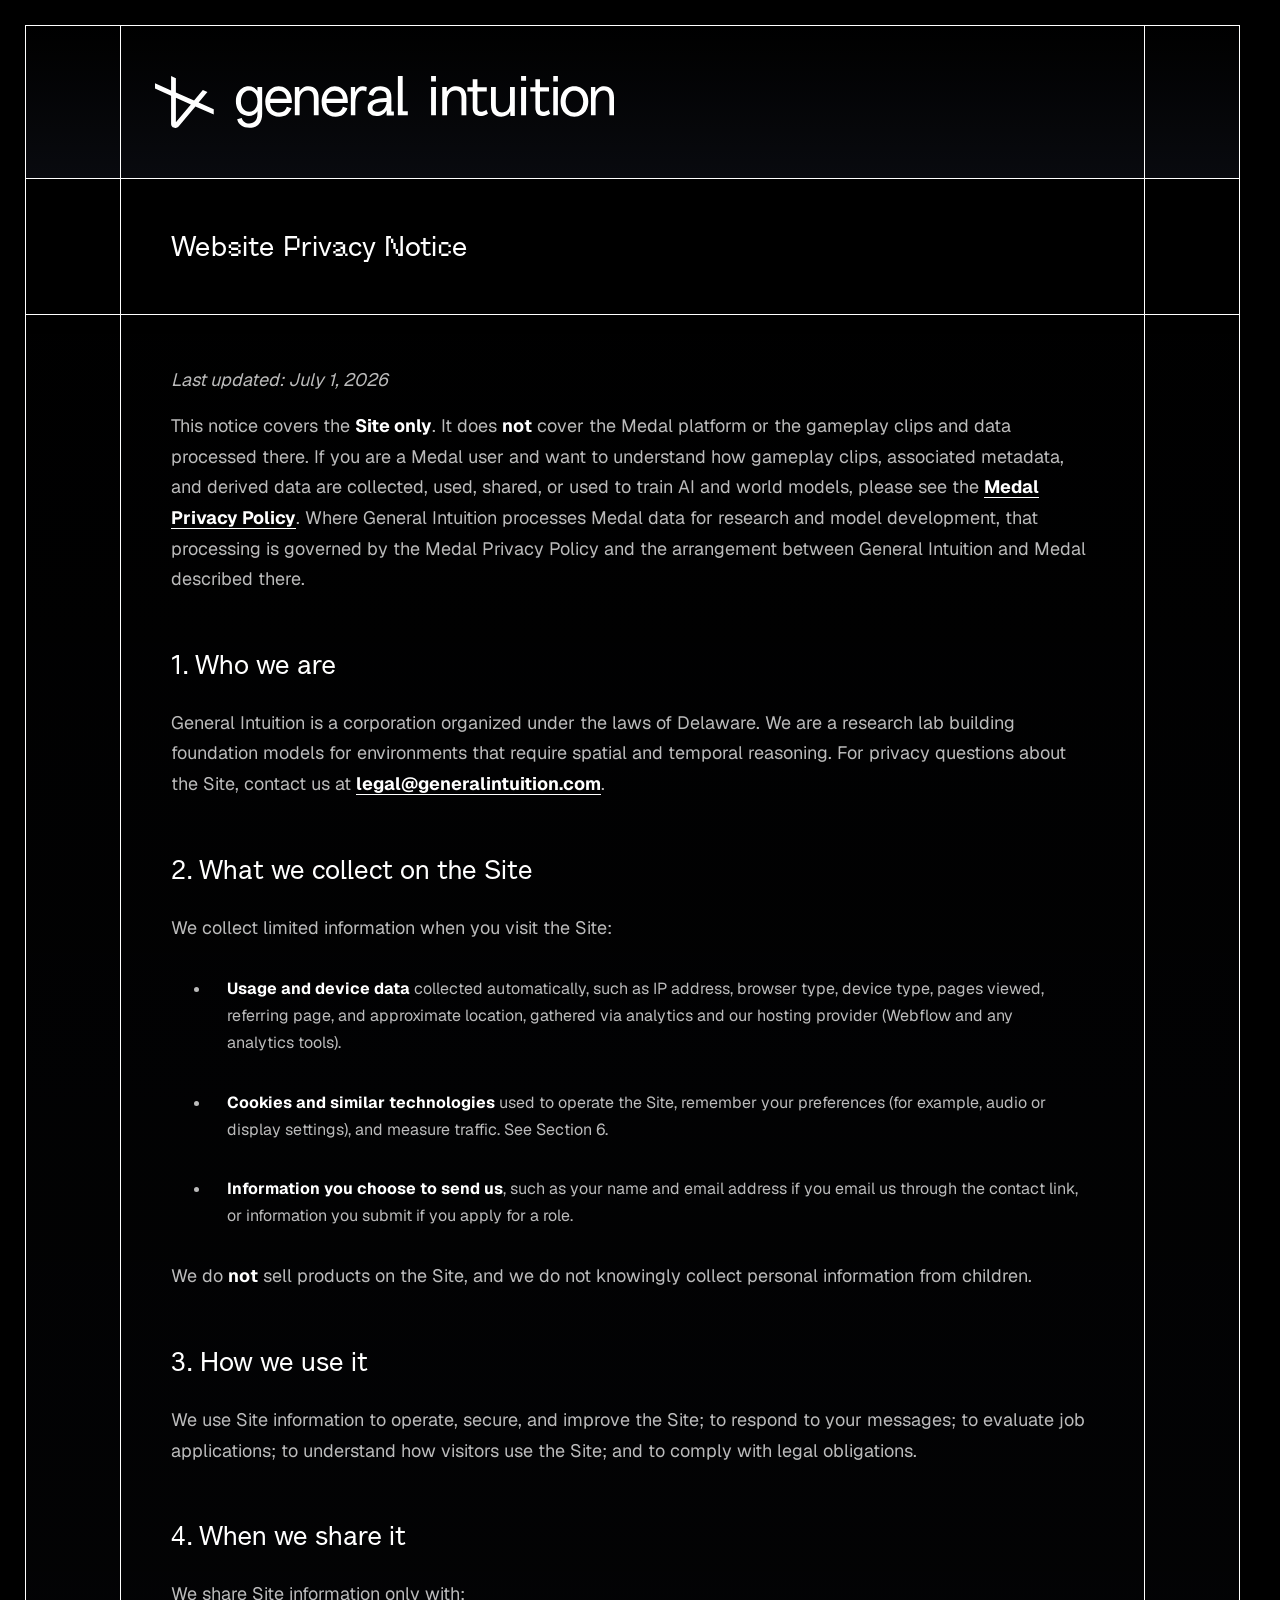
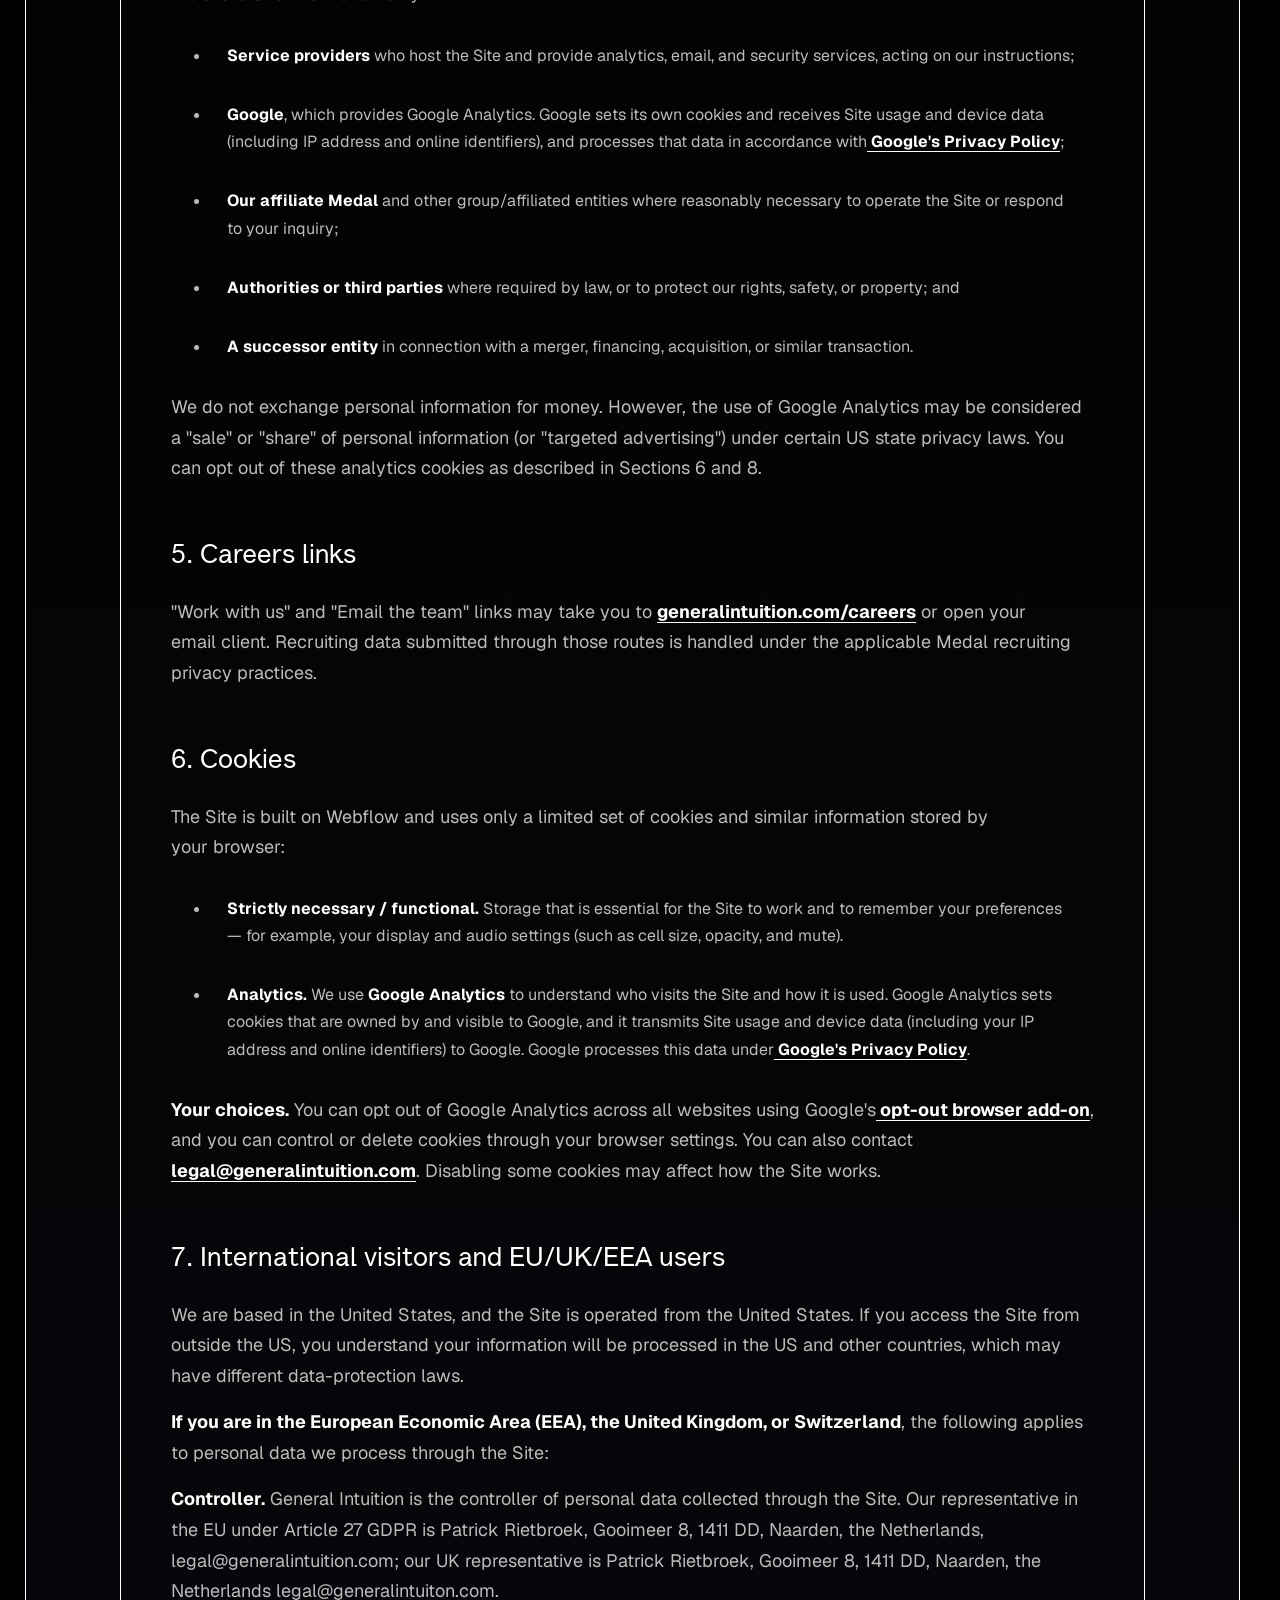
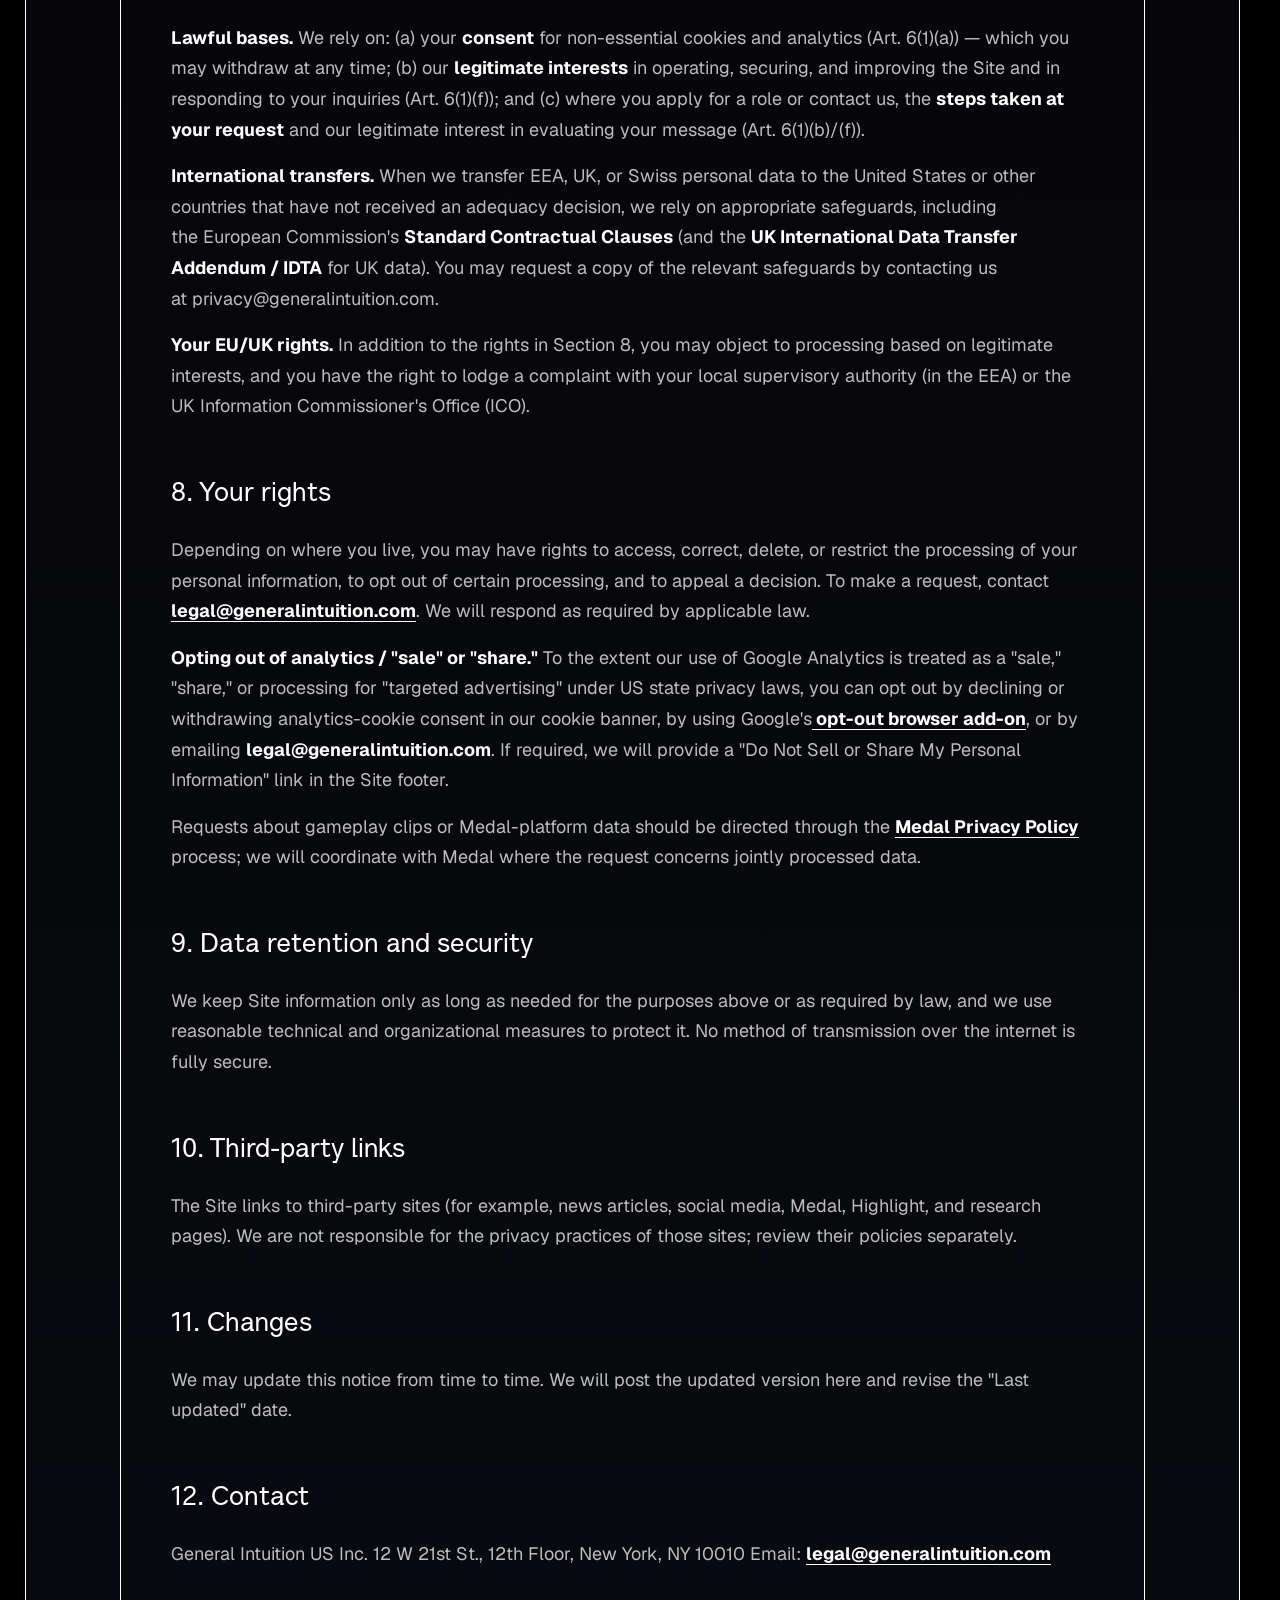
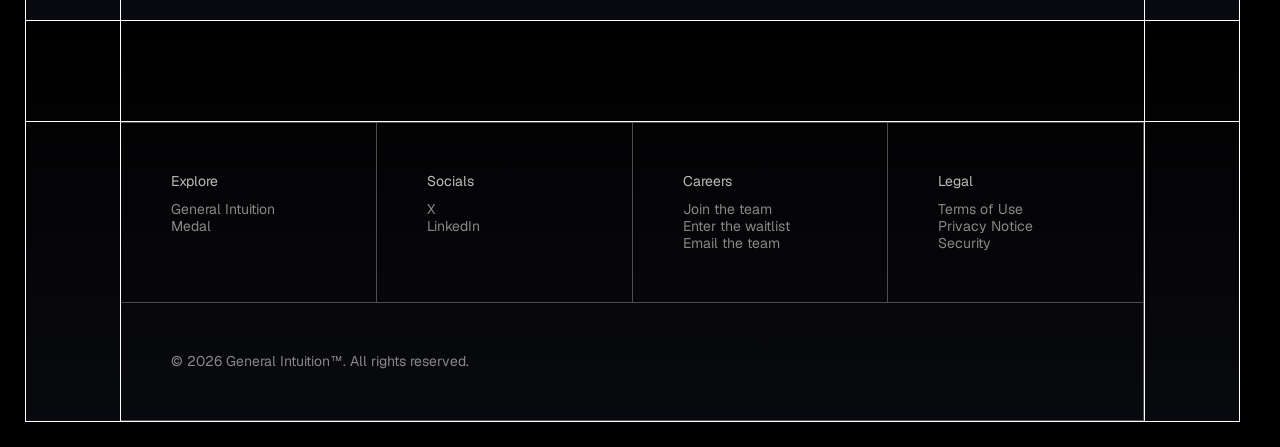
<file: privacy/index.html>
<!DOCTYPE html><html data-wf-domain="www.generalintuition.com" data-wf-page="6a3cbb5f39b716990ad5ed57" data-wf-site="68b73cd966b9c097c35f357b" lang="en"><head><meta charset="utf-8"/><title>Privacy Notice - General Intuition</title><meta content="We build foundation models for environments that require deep spatial and temporal reasoning." name="description"/><meta content="Privacy Notice - General Intuition" property="og:title"/><meta content="We build foundation models for environments that require deep spatial and temporal reasoning." property="og:description"/><meta content="/assets/cdn.prod.website-files.com/68b73cd966b9c097c35f357b/68e8144ca0bb0c277dd07742_general_intuition_opengraph.png" property="og:image"/><meta content="Privacy Notice - General Intuition" name="twitter:title"/><meta content="We build foundation models for environments that require deep spatial and temporal reasoning." name="twitter:description"/><meta content="/assets/cdn.prod.website-files.com/68b73cd966b9c097c35f357b/68e8144ca0bb0c277dd07742_general_intuition_opengraph.png" name="twitter:image"/><meta property="og:type" content="website"/><meta content="summary_large_image" name="twitter:card"/><meta content="width=device-width, initial-scale=1" name="viewport"/><link href="/assets/cdn.prod.website-files.com/68b73cd966b9c097c35f357b/css/gi-staging.webflow.shared.163eff2db.min.css?v=1bc7c1eb0a2e" rel="stylesheet" type="text/css"/><script src="/scripts/privacy-webflow-environment.js?v=61cdf6d4019b" type="text/javascript"></script><link href="/assets/cdn.prod.website-files.com/68b73cd966b9c097c35f357b/68d31bc09caff7689751a224_favicon_32x32_general_intuition.png" rel="shortcut icon" type="image/x-icon"/><link href="/assets/cdn.prod.website-files.com/68b73cd966b9c097c35f357b/68d31bc35b8d5b398f8aa81a_256x256_webclip_general_intuition.png" rel="apple-touch-icon"/><link rel="preload" as="font" href="/assets/cdn.generalintuition.com/media/GeistMono-Light.woff2" type="font/woff2" crossorigin><meta name="robots" content="noindex,nofollow"/>
</head><body><div class="styles w-embed"><link rel="stylesheet" href="/styles/privacy-custom-01.css?v=c94dc77f4d84"/></div><div class="main"><section class="section"><div class="grid-header-wrapper"><div class="header-wrapper"><div class="grid-main"><div class="grid-g"></div><div id="w-node-c71b9d69-04b5-9d81-21ce-5af3ff52ef6b-ff52ef66" class="grid-c"><div class="header-content"><div class="header-logo"><div id="w-node-c71b9d69-04b5-9d81-21ce-5af3ff52ef6e-ff52ef66" class="content-padding"><a href="/" class="w-inline-block"><img loading="lazy" src="/assets/cdn.prod.website-files.com/68b73cd966b9c097c35f357b/68d5c7a33ab0896cc9b60b5f_logo_general_intuition.svg" alt="General Intuition Logo" class="header-logo-gi"/></a></div></div></div></div><div class="grid-g"></div></div></div></div></section><div class="content"><div class="grid-content-wrapper"><section id="section-1" class="section intelligence"><div class="grid-main"><div id="w-node-_2a5dfe30-83f9-dd41-b6e6-591b2c4e1ae2-0ad5ed57" class="grid-g"></div><div id="w-node-_38c789ea-7a8e-dccf-3c18-3d54b9e6f192-0ad5ed57" class="grid-c"><div class="content-padding"><h1 id="header-1" class="font-header color-light text-xl">Website Privacy Notice</h1></div></div><div id="w-node-_08bc5876-4cb4-279c-30b6-457752a20ac3-0ad5ed57" class="grid-g"></div><div class="grid-g"></div><div id="w-node-_555c93a7-3574-f255-c102-9d44bd09118e-0ad5ed57" class="grid-c"><div><div class="content-padding"><div class="legal-rtb w-richtext"><p><em>Last updated: July 1, 2026</em></p><p>This notice covers the <strong>Site only</strong>. It does <strong>not</strong> cover the Medal platform or the gameplay clips and data processed there. If you are a Medal user and want to understand how gameplay clips, associated metadata, and derived data are collected, used, shared, or used to train AI and world models, please see the <a href="https://medal.tv/privacy">Medal Privacy Policy</a>. Where General Intuition processes Medal data for research and model development, that processing is governed by the Medal Privacy Policy and the arrangement between General Intuition and Medal described there.</p><h2>1. Who we are</h2><p>General Intuition is a corporation organized under the laws of Delaware. We are a research lab building foundation models for environments that require spatial and temporal reasoning. For privacy questions about the Site, contact us at <a href="/cdn-cgi/l/email-protection#2656544f5047455f664143484354474a4f4852534f524f49480845494b"><strong><span class="__cf_email__" data-cfemail="f09c9597919cb097959e9582919c999e84859984999f9ede939f9d">[email&#160;protected]</span></strong></a>.</p><h2>2. What we collect on the Site</h2><p>We collect limited information when you visit the Site:</p><ul role="list"><li><strong>Usage and device data</strong> collected automatically, such as IP address, browser type, device type, pages viewed, referring page, and approximate location, gathered via analytics and our hosting provider (Webflow and any analytics tools).</li><li><strong>Cookies and similar technologies</strong> used to operate the Site, remember your preferences (for example, audio or display settings), and measure traffic. See Section 6.</li><li><strong>Information you choose to send us</strong>, such as your name and email address if you email us through the contact link, or information you submit if you apply for a role.</li></ul><p>We do <strong>not</strong> sell products on the Site, and we do not knowingly collect personal information from children.</p><h2>3. How we use it</h2><p>We use Site information to operate, secure, and improve the Site; to respond to your messages; to evaluate job applications; to understand how visitors use the Site; and to comply with legal obligations.</p><h2>4. When we share it</h2><p>We share Site information only with:</p><ul role="list"><li><strong>Service providers</strong> who host the Site and provide analytics, email, and security services, acting on our instructions;</li><li><strong>Google</strong>, which provides Google Analytics. Google sets its own cookies and receives Site usage and device data (including IP address and online identifiers), and processes that data in accordance with<a href="https://policies.google.com/privacy"> Google&#x27;s Privacy Policy</a>; </li><li><strong>Our affiliate Medal</strong> and other group/affiliated entities where reasonably necessary to operate the Site or respond to your inquiry;</li><li><strong>Authorities or third parties</strong> where required by law, or to protect our rights, safety, or property; and</li><li><strong>A successor entity</strong> in connection with a merger, financing, acquisition, or similar transaction.</li></ul><p>We do not exchange personal information for money. However, the use of Google Analytics may be considered a &quot;sale&quot; or &quot;share&quot; of personal information (or &quot;targeted advertising&quot;) under certain US state privacy laws. You can opt out of these analytics cookies as described in Sections 6 and 8.</p><h2>5. Careers links</h2><p>&quot;Work with us&quot; and &quot;Email the team&quot; links may take you to <a href="http://generalintuition.com/careers"><strong>generalintuition.com/careers</strong></a> or open your email client. Recruiting data submitted through those routes is handled under the applicable Medal recruiting privacy practices.</p><h2>6. Cookies</h2><p>The Site is built on Webflow and uses only a limited set of cookies and similar information stored by your browser:</p><ul role="list"><li><strong>Strictly necessary / functional.</strong> Storage that is essential for the Site to work and to remember your preferences — for example, your display and audio settings (such as cell size, opacity, and mute).</li><li><strong>Analytics.</strong> We use <strong>Google Analytics</strong> to understand who visits the Site and how it is used. Google Analytics sets cookies that are owned by and visible to Google, and it transmits Site usage and device data (including your IP address and online identifiers) to Google. Google processes this data under<a href="https://policies.google.com/privacy"> Google&#x27;s Privacy Policy</a>.</li></ul><p><strong>Your choices.</strong> You can opt out of Google Analytics across all websites using Google&#x27;s<a href="https://tools.google.com/dlpage/gaoptout"> opt-out browser add-on</a>, and you can control or delete cookies through your browser settings. You can also contact <a href="/cdn-cgi/l/email-protection#9bf7fefcfaf7dbfcfef5fee9faf7f2f5efeef2eff2f4f5b5f8f4f6">l<strong><span class="__cf_email__" data-cfemail="761311171a361113181304171a1f1802031f021f19185815191b">[email&#160;protected]</span></strong></a>. Disabling some cookies may affect how the Site works. </p><h2>7. International visitors and EU/UK/EEA users</h2><p>We are based in the United States, and the Site is operated from the United States. If you access the Site from outside the US, you understand your information will be processed in the US and other countries, which may have different data-protection laws. </p><p><strong>If you are in the European Economic Area (EEA), the United Kingdom, or Switzerland</strong>, the following applies to personal data we process through the Site:</p><p><strong>Controller.</strong> General Intuition is the controller of personal data collected through the Site. Our representative in the EU under Article 27 GDPR is Patrick Rietbroek, Gooimeer 8, 1411 DD, Naarden, the Netherlands, <a href="/cdn-cgi/l/email-protection" class="__cf_email__" data-cfemail="2d41484a4c416d4a4843485f4c41444359584459444243034e4240">[email&#160;protected]</a>; our UK representative is Patrick Rietbroek, Gooimeer 8, 1411 DD, Naarden, the Netherlands <a href="/cdn-cgi/l/email-protection" class="__cf_email__" data-cfemail="472b2220262b072022292235262b2e2933322e3328296924282a">[email&#160;protected]</a>.</p><p><strong>Lawful bases.</strong> We rely on: (a) your <strong>consent</strong> for non-essential cookies and analytics (Art. 6(1)(a)) — which you may withdraw at any time; (b) our <strong>legitimate interests</strong> in operating, securing, and improving the Site and in responding to your inquiries (Art. 6(1)(f)); and (c) where you apply for a role or contact us, the <strong>steps taken at your request</strong> and our legitimate interest in evaluating your message (Art. 6(1)(b)/(f)).</p><p><strong>International transfers.</strong> When we transfer EEA, UK, or Swiss personal data to the United States or other countries that have not received an adequacy decision, we rely on appropriate safeguards, including the European Commission&#x27;s <strong>Standard Contractual Clauses</strong> (and the <strong>UK International Data Transfer Addendum / IDTA</strong> for UK data). You may request a copy of the relevant safeguards by contacting us at <a href="/cdn-cgi/l/email-protection" class="__cf_email__" data-cfemail="e595978c9384869ca582808b809784898c8b91908c918c8a8bcb868a88">[email&#160;protected]</a>.</p><p><strong>Your EU/UK rights.</strong> In addition to the rights in Section 8, you may object to processing based on legitimate interests, and you have the right to lodge a complaint with your local supervisory authority (in the EEA) or the UK Information Commissioner&#x27;s Office (ICO).</p><h2>8. Your rights</h2><p>Depending on where you live, you may have rights to access, correct, delete, or restrict the processing of your personal information, to opt out of certain processing, and to appeal a decision. To make a request, contact <a href="/cdn-cgi/l/email-protection#3747455e4156544e775052595245565b5e5943425e435e58591954585a"><strong><span class="__cf_email__" data-cfemail="016d6466606d4166646f6473606d686f75746875686e6f2f626e6c">[email&#160;protected]</span></strong></a>. We will respond as required by applicable law. </p><p><strong>Opting out of analytics / &quot;sale&quot; or &quot;share.&quot;</strong> To the extent our use of Google Analytics is treated as a &quot;sale,&quot; &quot;share,&quot; or processing for &quot;targeted advertising&quot; under US state privacy laws, you can opt out by declining or withdrawing analytics-cookie consent in our cookie banner, by using Google&#x27;s<a href="https://tools.google.com/dlpage/gaoptout"> opt-out browser add-on</a>, or by emailing <strong><a href="/cdn-cgi/l/email-protection" class="__cf_email__" data-cfemail="7b171e1c1a173b1c1e151e091a1712150f0e120f12141555181416">[email&#160;protected]</a></strong>. If required, we will provide a &quot;Do Not Sell or Share My Personal Information&quot; link in the Site footer.</p><p>Requests about gameplay clips or Medal-platform data should be directed through the <a href="https://medal.tv/privacy">Medal Privacy Policy</a> process; we will coordinate with Medal where the request concerns jointly processed data.</p><h2>9. Data retention and security</h2><p>We keep Site information only as long as needed for the purposes above or as required by law, and we use reasonable technical and organizational measures to protect it. No method of transmission over the internet is fully secure.</p><h2>10. Third-party links</h2><p>The Site links to third-party sites (for example, news articles, social media, Medal, Highlight, and research pages). We are not responsible for the privacy practices of those sites; review their policies separately.</p><h2>11. Changes</h2><p>We may update this notice from time to time. We will post the updated version here and revise the &quot;Last updated&quot; date.</p><h2>12. Contact</h2><p>General Intuition US Inc. 12 W 21st St., 12th Floor, New York, NY 10010 Email: <a href="/cdn-cgi/l/email-protection#49393b203f282a30092e2c272c3b282520273d3c203d202627672a2624"><strong><span class="__cf_email__" data-cfemail="2f434a484e436f484a414a5d4e4346415b5a465b464041014c4042">[email&#160;protected]</span></strong></a></p></div></div></div></div><div id="w-node-_4fb0d5fe-c275-dbdd-68d7-5e10f9b08715-0ad5ed57" class="grid-g"></div></div></section><section id="footer" class="section"><div class="grid-main"><div class="grid-g"></div><div id="w-node-_29fa38df-efc4-3a37-4a5d-15569f9117dd-9f9117da" class="grid-c"><div class="spacer"><div class="content-padding"></div></div></div><div class="grid-g"></div><div class="grid-g"></div><div id="w-node-_29fa38df-efc4-3a37-4a5d-15569f9117e2-9f9117da" class="grid-c"><div class="text-xs"><div class="grid-wrapper-subtle"><div class="grid-footer"><div class="grid-item-subtle"><div class="content-padding"><div class="flex-v"><div class="pb space-sm">Explore</div><a href="/terms/" class="color-subtle a-subtle">General Intuition</a><a href="https://medal.tv/" target="_blank" class="color-subtle a-subtle">Medal</a></div></div></div><div class="grid-item-subtle"><div class="content-padding"><div class="flex-v"><div class="pb space-sm">Socials</div><a href="https://x.com/gen_intuition" target="_blank" class="color-subtle a-subtle">X</a><a href="https://www.linkedin.com/company/generalintuition/" target="_blank" class="color-subtle a-subtle"><span>LinkedIn</span></a></div></div></div><div class="grid-item-subtle"><div class="content-padding"><div class="flex-v"><div class="pb space-sm">Careers</div><a href="https://medal.com/careers/" target="_blank" class="color-subtle a-subtle">Join the team</a><a href="https://partners.generalintuition.com/" target="_blank" class="color-subtle a-subtle">Enter the waitlist</a><a href="/cdn-cgi/l/email-protection#3f4b5a5e527f585a515a4d5e5356514b4a564b565051115c5052" class="color-subtle a-subtle">Email the team</a></div></div></div><div class="grid-item-subtle"><div class="content-padding"><div class="flex-v"><div class="pb space-sm">Legal</div><a href="/terms/" target="_blank" class="color-subtle a-subtle">Terms of Use</a><a href="/privacy/" target="_blank" aria-current="page" class="color-subtle a-subtle w--current">Privacy Notice</a><a href="/security/" target="_blank" class="color-subtle a-subtle">Security</a></div></div></div><div id="w-node-_29fa38df-efc4-3a37-4a5d-15569f91180f-9f9117da" class="grid-item-subtle"><div class="content-padding"><div><div class="flex-footer"><div class="color-subtle">© 2026 General Intuition™. All rights reserved.</div></div></div></div></div></div></div></div></div><div class="grid-g"></div></div></section></div></div></div><script data-cfasync="false" src="/assets/www.generalintuition.com/cdn-cgi/scripts/5c5dd728/cloudflare-static/email-decode.min.js?v=2595496fe48d"></script><script src="/assets/d3e54v103j8qbb.cloudfront.net/js/jquery-3.5.1.min.dc5e7f18c8-2d24d34b.js?v=f7f6a5894f1d" type="text/javascript"></script><script src="/assets/cdn.prod.website-files.com/68b73cd966b9c097c35f357b/js/webflow.schunk.7321a5097fb66f41.js?v=a22339e34db6" type="text/javascript"></script><script src="/assets/cdn.prod.website-files.com/68b73cd966b9c097c35f357b/js/webflow.751e0867.148dc658e77a3916.js?v=bb4c0003021f" type="text/javascript"></script><script src="/assets/cdn.prod.website-files.com/gsap/3.15.0/gsap.min.js?v=92bb9a96476f" type="text/javascript"></script><script src="/assets/cdn.prod.website-files.com/gsap/3.15.0/ScrambleTextPlugin.min.js?v=a2cfaa722323" type="text/javascript"></script><script src="/assets/cdn.prod.website-files.com/gsap/3.15.0/ScrollTrigger.min.js?v=b0b14d67b55b" type="text/javascript"></script><script src="/assets/cdn.prod.website-files.com/gsap/3.15.0/SplitText.min.js?v=419f7027a5f0" type="text/javascript"></script><script src="/scripts/privacy-gsap-plugins.js?v=159714d6b336" type="text/javascript"></script></body></html>
</file>
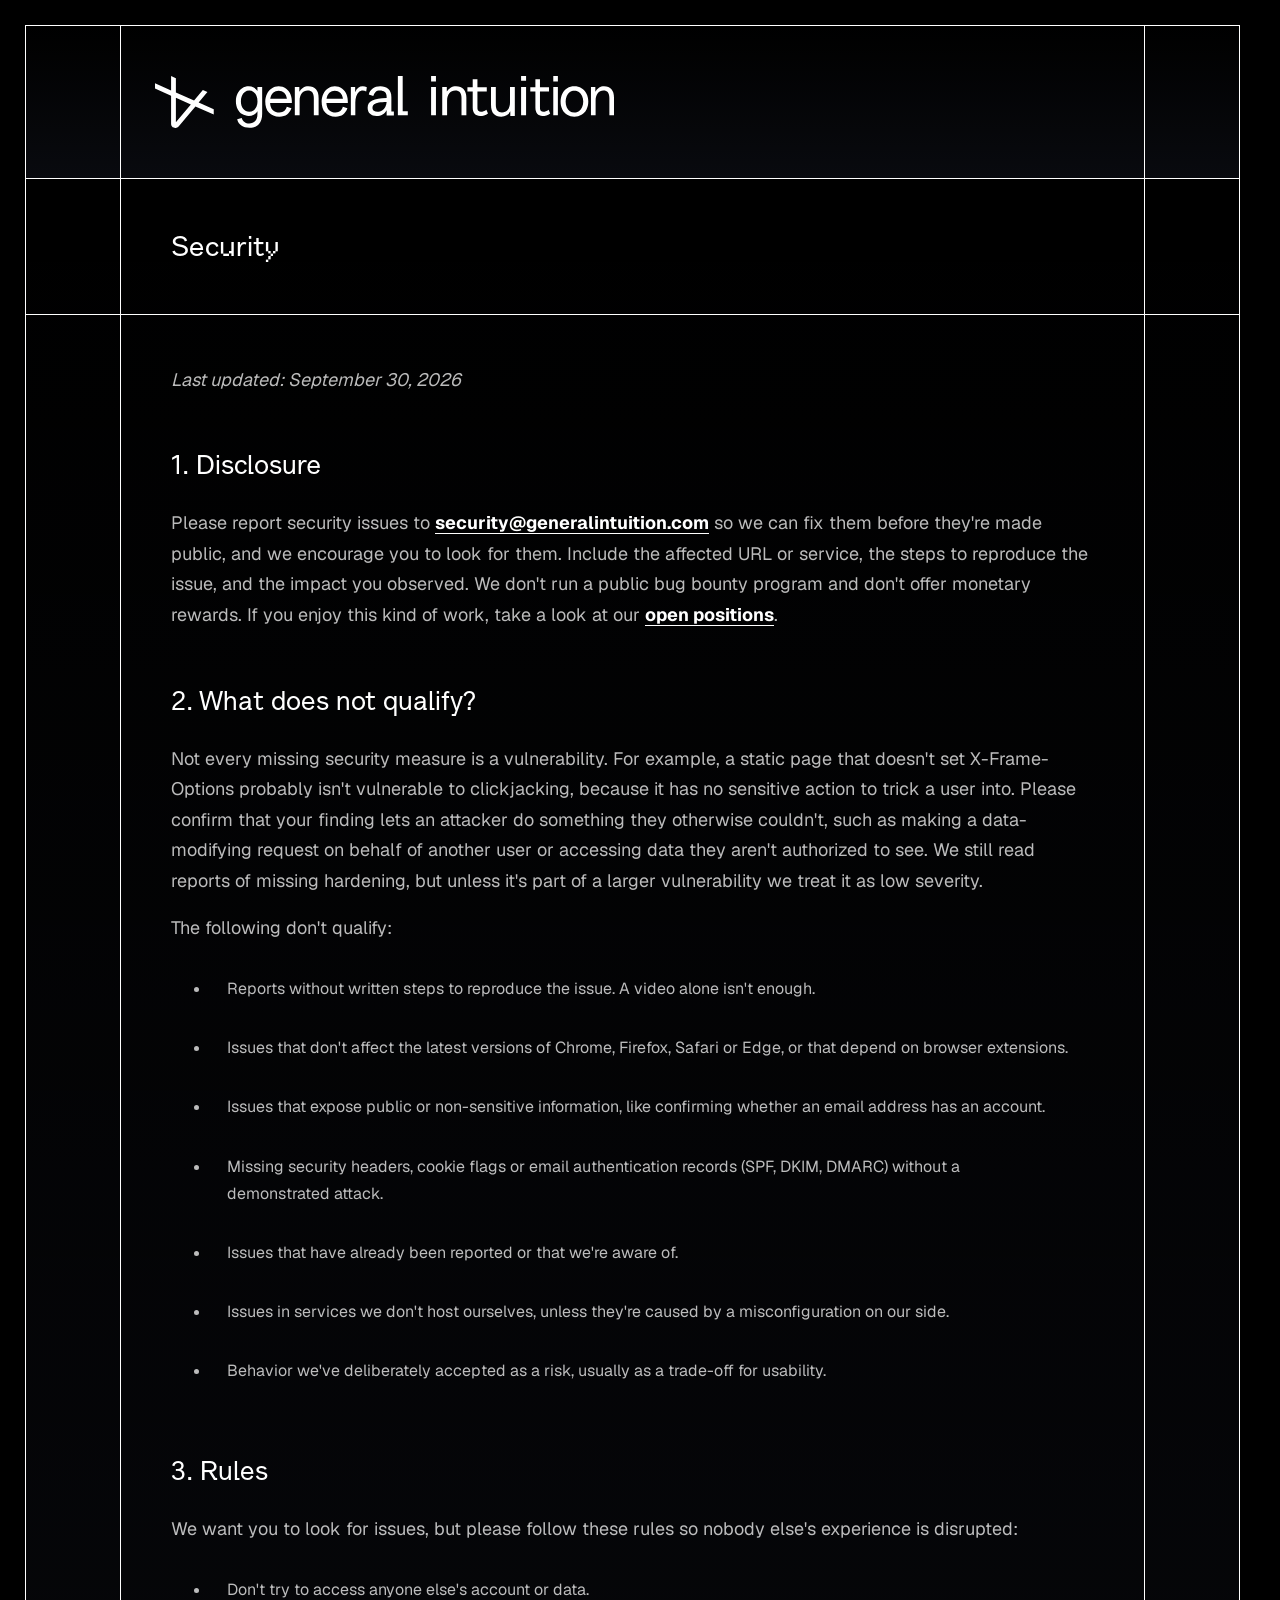
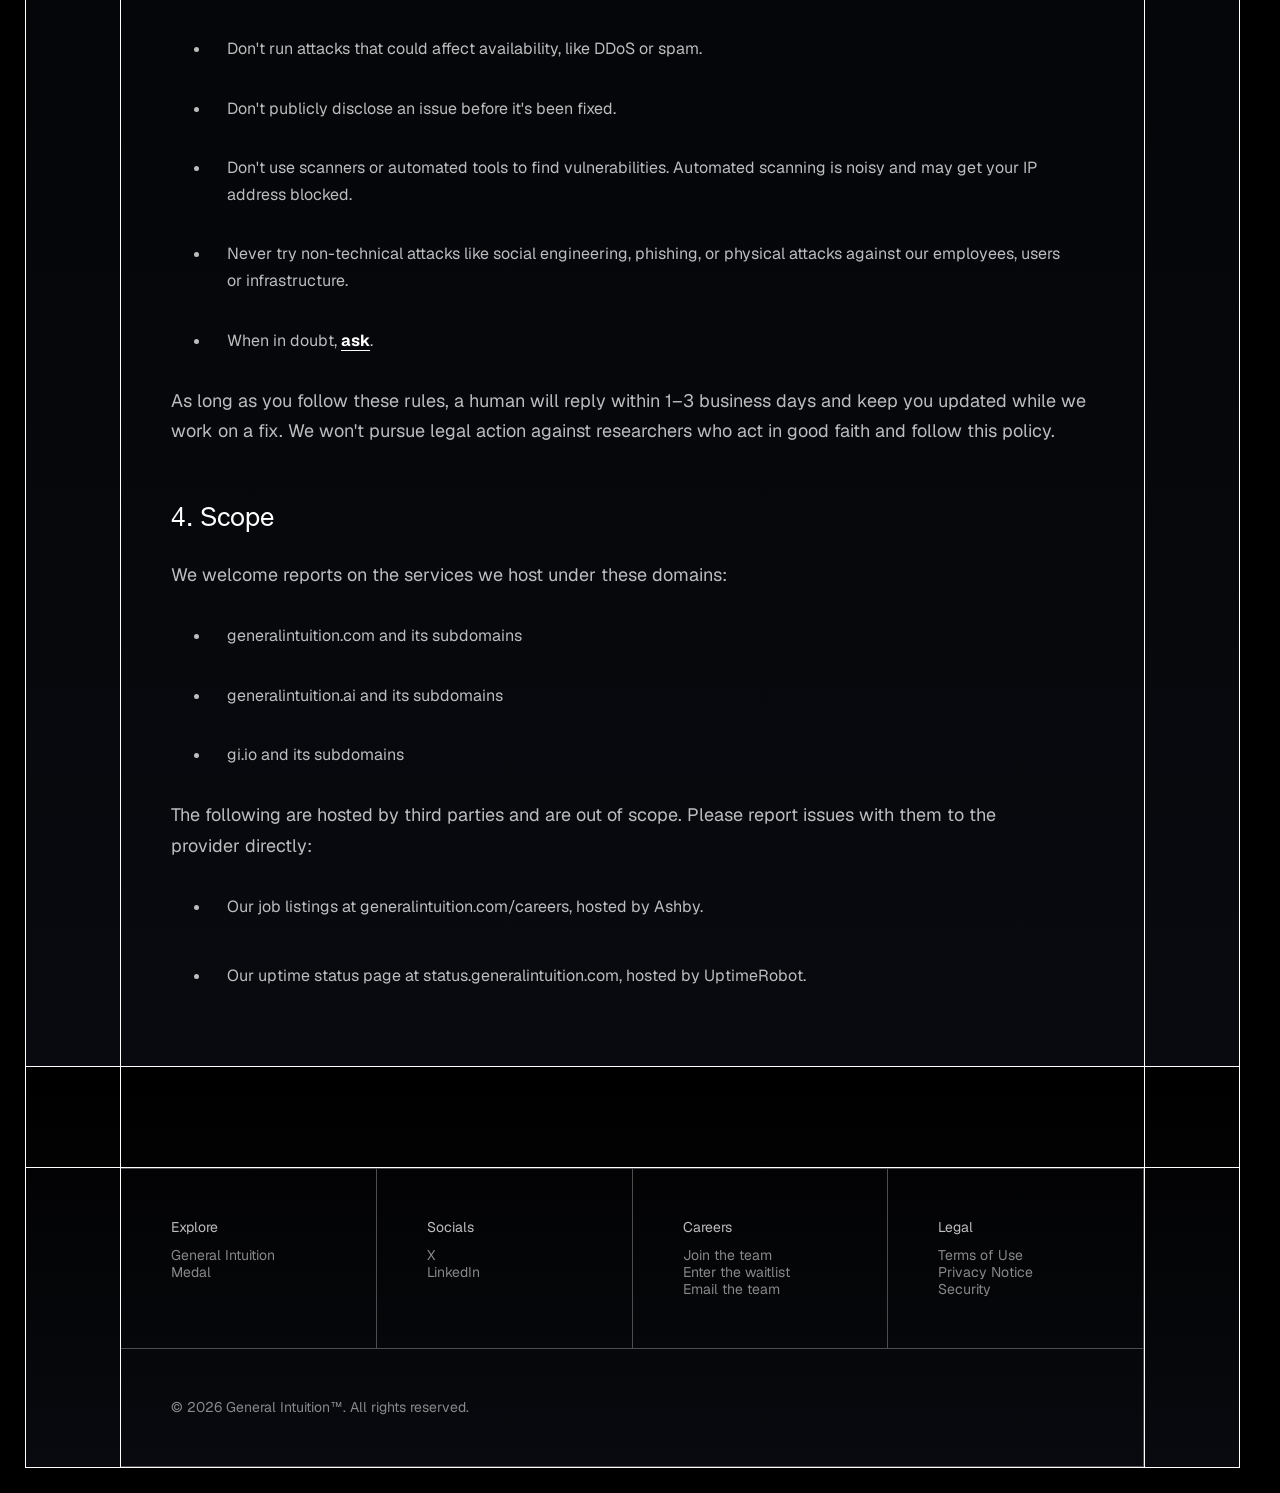
<file: security/index.html>
<!DOCTYPE html><html data-wf-domain="www.generalintuition.com" data-wf-page="6abcf58658cc50500081cb1c" data-wf-site="68b73cd966b9c097c35f357b" lang="en"><head><meta charset="utf-8"/><title>Security - General Intuition</title><meta content="How to report a security vulnerability to General Intuition." name="description"/><meta content="Security - General Intuition" property="og:title"/><meta content="How to report a security vulnerability to General Intuition." property="og:description"/><meta content="/assets/cdn.prod.website-files.com/68b73cd966b9c097c35f357b/68e8144ca0bb0c277dd07742_general_intuition_opengraph.png" property="og:image"/><meta content="Security - General Intuition" name="twitter:title"/><meta content="How to report a security vulnerability to General Intuition." name="twitter:description"/><meta content="/assets/cdn.prod.website-files.com/68b73cd966b9c097c35f357b/68e8144ca0bb0c277dd07742_general_intuition_opengraph.png" name="twitter:image"/><meta property="og:type" content="website"/><meta content="summary_large_image" name="twitter:card"/><meta content="width=device-width, initial-scale=1" name="viewport"/><link href="/assets/cdn.prod.website-files.com/68b73cd966b9c097c35f357b/css/gi-staging.webflow.shared.163eff2db.min.css?v=1bc7c1eb0a2e" rel="stylesheet" type="text/css"/><script src="/scripts/security-webflow-environment.js?v=61cdf6d4019b" type="text/javascript"></script><link href="/assets/cdn.prod.website-files.com/68b73cd966b9c097c35f357b/68d31bc09caff7689751a224_favicon_32x32_general_intuition.png" rel="shortcut icon" type="image/x-icon"/><link href="/assets/cdn.prod.website-files.com/68b73cd966b9c097c35f357b/68d31bc35b8d5b398f8aa81a_256x256_webclip_general_intuition.png" rel="apple-touch-icon"/><link rel="preload" as="font" href="/assets/cdn.generalintuition.com/media/GeistMono-Light.woff2" type="font/woff2" crossorigin><meta name="robots" content="noindex,nofollow"/>
</head><body><div class="styles w-embed"><link rel="stylesheet" href="/styles/security-custom-01.css?v=c94dc77f4d84"/></div><div class="main"><section class="section"><div class="grid-header-wrapper"><div class="header-wrapper"><div class="grid-main"><div class="grid-g"></div><div id="w-node-c71b9d69-04b5-9d81-21ce-5af3ff52ef6b-ff52ef66" class="grid-c"><div class="header-content"><div class="header-logo"><div id="w-node-c71b9d69-04b5-9d81-21ce-5af3ff52ef6e-ff52ef66" class="content-padding"><a href="/" class="w-inline-block"><img loading="lazy" src="/assets/cdn.prod.website-files.com/68b73cd966b9c097c35f357b/68d5c7a33ab0896cc9b60b5f_logo_general_intuition.svg" alt="General Intuition Logo" class="header-logo-gi"/></a></div></div></div></div><div class="grid-g"></div></div></div></div></section><div class="content"><div class="grid-content-wrapper"><section id="section-1" class="section intelligence"><div class="grid-main"><div id="w-node-_2a5dfe30-83f9-dd41-b6e6-591b2c4e1ae2-0081cb1c" class="grid-g"></div><div id="w-node-_38c789ea-7a8e-dccf-3c18-3d54b9e6f192-0081cb1c" class="grid-c"><div class="content-padding"><h1 id="header-1" class="font-header color-light text-xl">Security</h1></div></div><div id="w-node-_08bc5876-4cb4-279c-30b6-457752a20ac3-0081cb1c" class="grid-g"></div><div class="grid-g"></div><div id="w-node-_555c93a7-3574-f255-c102-9d44bd09118e-0081cb1c" class="grid-c"><div><div class="content-padding"><div class="legal-rtb w-richtext"><p><em>Last updated: September 30, 2026</em></p><h2>1. Disclosure</h2><p>Please report security issues to <a href="/cdn-cgi/l/email-protection#3340565046415a474a7354565d5641525f5a5d47465a475a5c5d1d505c5e"><span class="__cf_email__" data-cfemail="4a392f293f38233e330a2d2f242f382b2623243e3f233e23252464292527">[email&#160;protected]</span></a> so we can fix them before they&#x27;re made public, and we encourage you to look for them. Include the affected URL or service, the steps to reproduce the issue, and the impact you observed. We don&#x27;t run a public bug bounty program and don&#x27;t offer monetary rewards. If you enjoy this kind of work, take a look at our <a href="https://generalintuition.com/careers">open positions</a>.</p><h2>2. What does not qualify?</h2><p>Not every missing security measure is a vulnerability. For example, a static page that doesn&#x27;t set X-Frame-Options probably isn&#x27;t vulnerable to clickjacking, because it has no sensitive action to trick a user into. Please confirm that your finding lets an attacker do something they otherwise couldn&#x27;t, such as making a data-modifying request on behalf of another user or accessing data they aren&#x27;t authorized to see. We still read reports of missing hardening, but unless it&#x27;s part of a larger vulnerability we treat it as low severity.</p><p>The following don&#x27;t qualify:</p><ul role="list"><li>Reports without written steps to reproduce the issue. A video alone isn&#x27;t enough.</li><li>Issues that don&#x27;t affect the latest versions of Chrome, Firefox, Safari or Edge, or that depend on browser extensions.</li><li>Issues that expose public or non-sensitive information, like confirming whether an email address has an account.</li><li>Missing security headers, cookie flags or email authentication records (SPF, DKIM, DMARC) without a demonstrated attack.</li><li>Issues that have already been reported or that we&#x27;re aware of.</li><li>Issues in services we don&#x27;t host ourselves, unless they&#x27;re caused by a misconfiguration on our side.</li><li>Behavior we&#x27;ve deliberately accepted as a risk, usually as a trade-off for usability.</li></ul><h2>3. Rules</h2><p>We want you to look for issues, but please follow these rules so nobody else&#x27;s experience is disrupted:</p><ul role="list"><li>Don&#x27;t try to access anyone else&#x27;s account or data.</li><li>Don&#x27;t run attacks that could affect availability, like DDoS or spam.</li><li>Don&#x27;t publicly disclose an issue before it&#x27;s been fixed.</li><li>Don&#x27;t use scanners or automated tools to find vulnerabilities. Automated scanning is noisy and may get your IP address blocked.</li><li>Never try non-technical attacks like social engineering, phishing, or physical attacks against our employees, users or infrastructure.</li><li>When in doubt, <a href="/cdn-cgi/l/email-protection#2f5c4a4c5a5d465b566f484a414a5d4e4346415b5a465b464041014c4042">ask</a>.</li></ul><p>As long as you follow these rules, a human will reply within 1–3 business days and keep you updated while we work on a fix. We won&#x27;t pursue legal action against researchers who act in good faith and follow this policy.</p><h2>4. Scope</h2><p>We welcome reports on the services we host under these domains:</p><ul role="list"><li>generalintuition.com and its subdomains</li><li>generalintuition.ai and its subdomains</li><li>gi.io and its subdomains</li></ul><p>The following are hosted by third parties and are out of scope. Please report issues with them to the provider directly:</p><ul role="list"><li>Our job listings at generalintuition.com/careers, hosted by Ashby.</li></ul><ul role="list"><li>Our uptime status page at status.generalintuition.com, hosted by UptimeRobot.</li></ul></div></div></div></div><div id="w-node-_4fb0d5fe-c275-dbdd-68d7-5e10f9b08715-0081cb1c" class="grid-g"></div></div></section><section id="footer" class="section"><div class="grid-main"><div class="grid-g"></div><div id="w-node-_29fa38df-efc4-3a37-4a5d-15569f9117dd-9f9117da" class="grid-c"><div class="spacer"><div class="content-padding"></div></div></div><div class="grid-g"></div><div class="grid-g"></div><div id="w-node-_29fa38df-efc4-3a37-4a5d-15569f9117e2-9f9117da" class="grid-c"><div class="text-xs"><div class="grid-wrapper-subtle"><div class="grid-footer"><div class="grid-item-subtle"><div class="content-padding"><div class="flex-v"><div class="pb space-sm">Explore</div><a href="/terms/" class="color-subtle a-subtle">General Intuition</a><a href="https://medal.tv/" target="_blank" class="color-subtle a-subtle">Medal</a></div></div></div><div class="grid-item-subtle"><div class="content-padding"><div class="flex-v"><div class="pb space-sm">Socials</div><a href="https://x.com/gen_intuition" target="_blank" class="color-subtle a-subtle">X</a><a href="https://www.linkedin.com/company/generalintuition/" target="_blank" class="color-subtle a-subtle"><span>LinkedIn</span></a></div></div></div><div class="grid-item-subtle"><div class="content-padding"><div class="flex-v"><div class="pb space-sm">Careers</div><a href="https://medal.com/careers/" target="_blank" class="color-subtle a-subtle">Join the team</a><a href="https://partners.generalintuition.com/" target="_blank" class="color-subtle a-subtle">Enter the waitlist</a><a href="/cdn-cgi/l/email-protection#720617131f3215171c1700131e1b1c06071b061b1d1c5c111d1f" class="color-subtle a-subtle">Email the team</a></div></div></div><div class="grid-item-subtle"><div class="content-padding"><div class="flex-v"><div class="pb space-sm">Legal</div><a href="/terms/" target="_blank" class="color-subtle a-subtle">Terms of Use</a><a href="/privacy/" target="_blank" class="color-subtle a-subtle">Privacy Notice</a><a href="/security/" target="_blank" aria-current="page" class="color-subtle a-subtle w--current">Security</a></div></div></div><div id="w-node-_29fa38df-efc4-3a37-4a5d-15569f91180f-9f9117da" class="grid-item-subtle"><div class="content-padding"><div><div class="flex-footer"><div class="color-subtle">© 2026 General Intuition™. All rights reserved.</div></div></div></div></div></div></div></div></div><div class="grid-g"></div></div></section></div></div></div><script data-cfasync="false" src="/assets/www.generalintuition.com/cdn-cgi/scripts/5c5dd728/cloudflare-static/email-decode.min.js?v=2595496fe48d"></script><script src="/assets/d3e54v103j8qbb.cloudfront.net/js/jquery-3.5.1.min.dc5e7f18c8-2d24d34b.js?v=f7f6a5894f1d" type="text/javascript"></script><script src="/assets/cdn.prod.website-files.com/68b73cd966b9c097c35f357b/js/webflow.schunk.7321a5097fb66f41.js?v=a22339e34db6" type="text/javascript"></script><script src="/assets/cdn.prod.website-files.com/68b73cd966b9c097c35f357b/js/webflow.751e0867.148dc658e77a3916.js?v=bb4c0003021f" type="text/javascript"></script><script src="/assets/cdn.prod.website-files.com/gsap/3.15.0/gsap.min.js?v=92bb9a96476f" type="text/javascript"></script><script src="/assets/cdn.prod.website-files.com/gsap/3.15.0/ScrambleTextPlugin.min.js?v=a2cfaa722323" type="text/javascript"></script><script src="/assets/cdn.prod.website-files.com/gsap/3.15.0/ScrollTrigger.min.js?v=b0b14d67b55b" type="text/javascript"></script><script src="/assets/cdn.prod.website-files.com/gsap/3.15.0/SplitText.min.js?v=419f7027a5f0" type="text/javascript"></script><script src="/scripts/security-gsap-plugins.js?v=159714d6b336" type="text/javascript"></script></body></html>
</file>
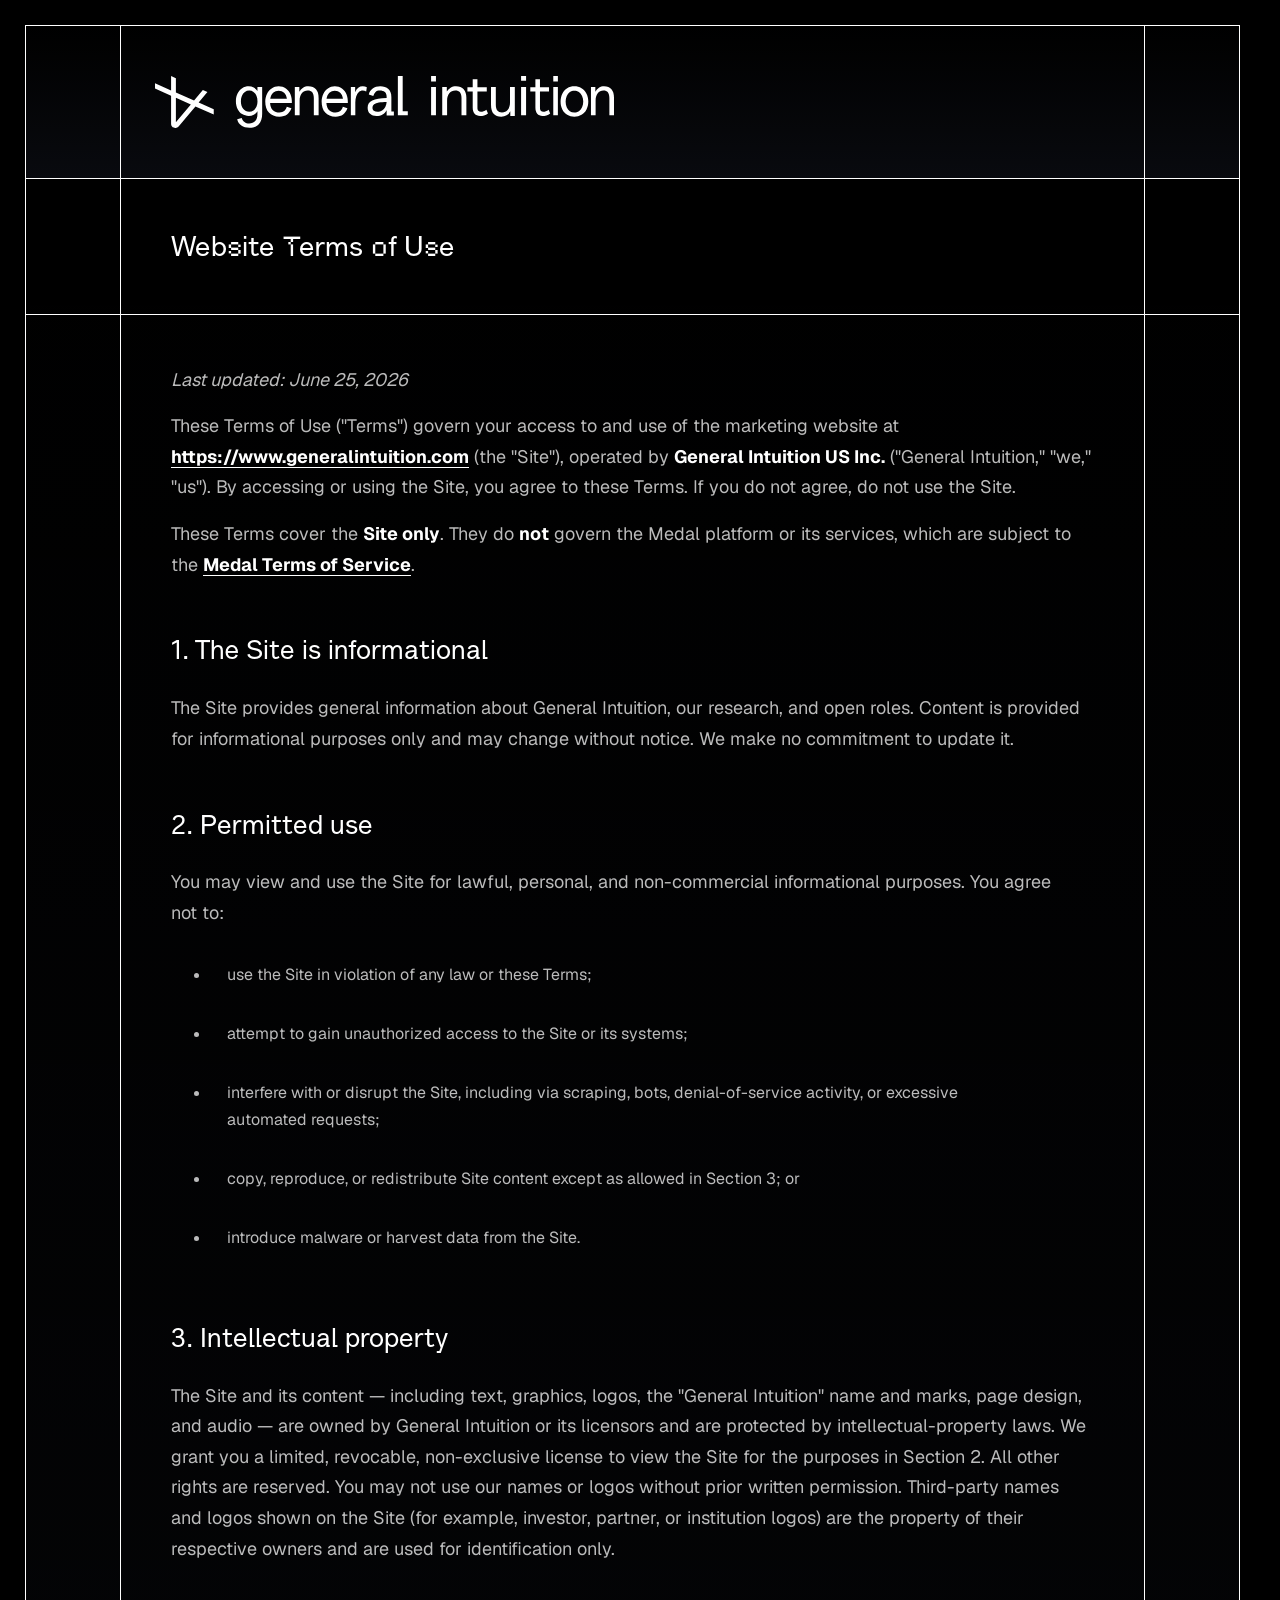
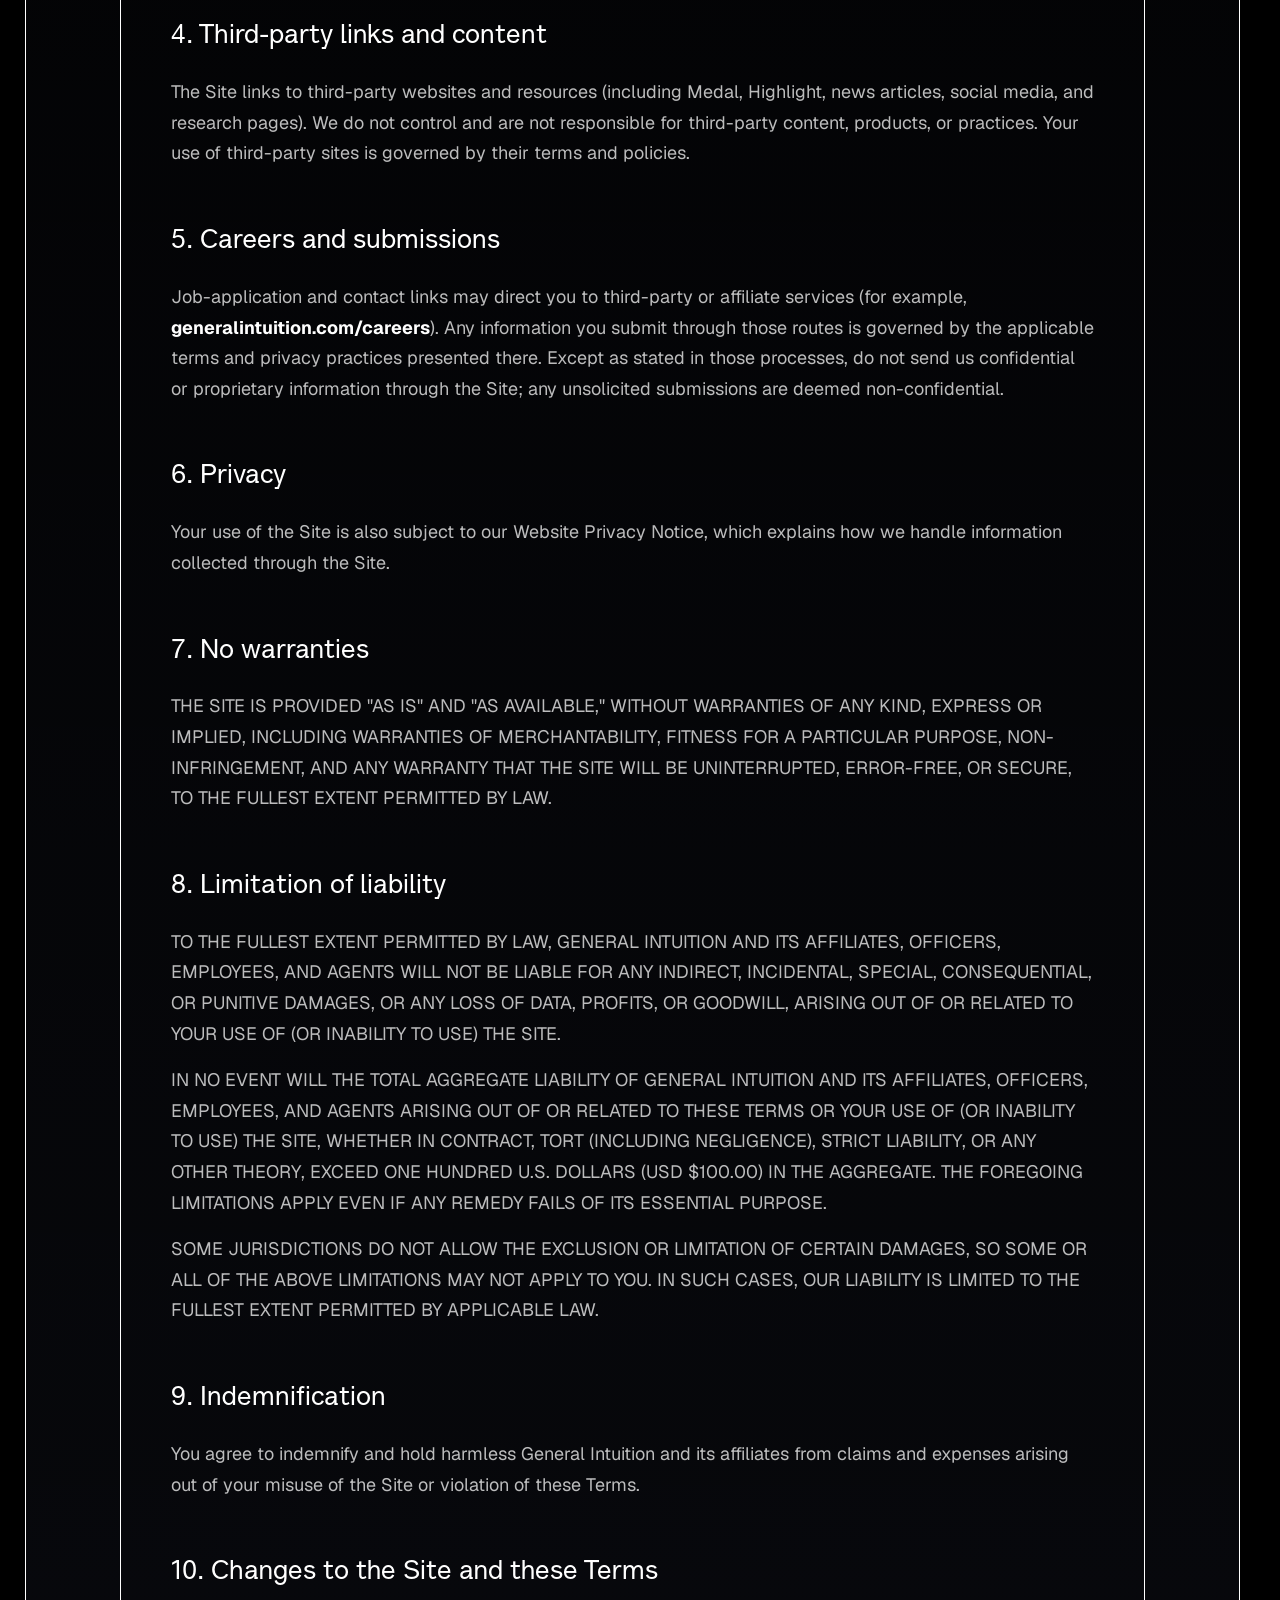
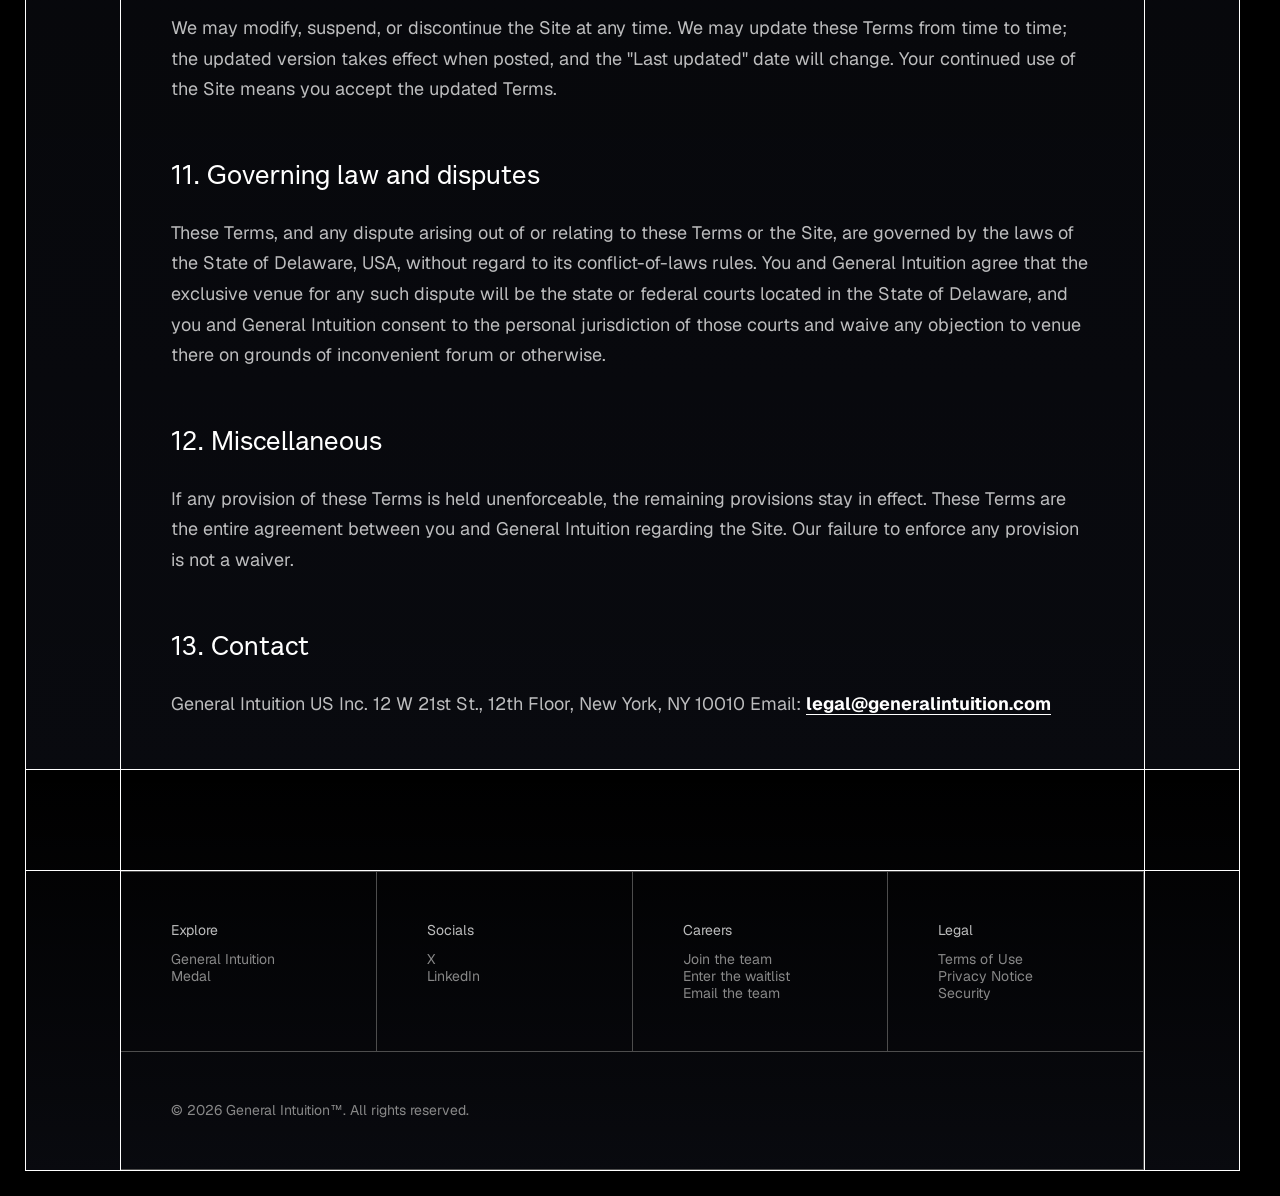
<file: terms/index.html>
<!DOCTYPE html><html data-wf-domain="www.generalintuition.com" data-wf-page="6a3ccd3a9f7c87727bf89d18" data-wf-site="68b73cd966b9c097c35f357b" lang="en"><head><meta charset="utf-8"/><title>Terms of Use - General Intuition</title><meta content="We build foundation models for environments that require deep spatial and temporal reasoning." name="description"/><meta content="Terms of Use - General Intuition" property="og:title"/><meta content="We build foundation models for environments that require deep spatial and temporal reasoning." property="og:description"/><meta content="/assets/cdn.prod.website-files.com/68b73cd966b9c097c35f357b/68e8144ca0bb0c277dd07742_general_intuition_opengraph.png" property="og:image"/><meta content="Terms of Use - General Intuition" name="twitter:title"/><meta content="We build foundation models for environments that require deep spatial and temporal reasoning." name="twitter:description"/><meta content="/assets/cdn.prod.website-files.com/68b73cd966b9c097c35f357b/68e8144ca0bb0c277dd07742_general_intuition_opengraph.png" name="twitter:image"/><meta property="og:type" content="website"/><meta content="summary_large_image" name="twitter:card"/><meta content="width=device-width, initial-scale=1" name="viewport"/><link href="/assets/cdn.prod.website-files.com/68b73cd966b9c097c35f357b/css/gi-staging.webflow.shared.163eff2db.min.css?v=1bc7c1eb0a2e" rel="stylesheet" type="text/css"/><script src="/scripts/terms-webflow-environment.js?v=61cdf6d4019b" type="text/javascript"></script><link href="/assets/cdn.prod.website-files.com/68b73cd966b9c097c35f357b/68d31bc09caff7689751a224_favicon_32x32_general_intuition.png" rel="shortcut icon" type="image/x-icon"/><link href="/assets/cdn.prod.website-files.com/68b73cd966b9c097c35f357b/68d31bc35b8d5b398f8aa81a_256x256_webclip_general_intuition.png" rel="apple-touch-icon"/><link rel="preload" as="font" href="/assets/cdn.generalintuition.com/media/GeistMono-Light.woff2" type="font/woff2" crossorigin><meta name="robots" content="noindex,nofollow"/>
</head><body><div class="styles w-embed"><link rel="stylesheet" href="/styles/terms-custom-01.css?v=c94dc77f4d84"/></div><div class="main"><section class="section"><div class="grid-header-wrapper"><div class="header-wrapper"><div class="grid-main"><div class="grid-g"></div><div id="w-node-c71b9d69-04b5-9d81-21ce-5af3ff52ef6b-ff52ef66" class="grid-c"><div class="header-content"><div class="header-logo"><div id="w-node-c71b9d69-04b5-9d81-21ce-5af3ff52ef6e-ff52ef66" class="content-padding"><a href="/" class="w-inline-block"><img loading="lazy" src="/assets/cdn.prod.website-files.com/68b73cd966b9c097c35f357b/68d5c7a33ab0896cc9b60b5f_logo_general_intuition.svg" alt="General Intuition Logo" class="header-logo-gi"/></a></div></div></div></div><div class="grid-g"></div></div></div></div></section><div class="content"><div class="grid-content-wrapper"><section id="section-1" class="section intelligence"><div class="grid-main"><div id="w-node-_2a5dfe30-83f9-dd41-b6e6-591b2c4e1ae2-7bf89d18" class="grid-g"></div><div id="w-node-_38c789ea-7a8e-dccf-3c18-3d54b9e6f192-7bf89d18" class="grid-c"><div class="content-padding"><h1 id="header-1" class="font-header color-light text-xl">Website Terms of Use</h1></div></div><div id="w-node-_08bc5876-4cb4-279c-30b6-457752a20ac3-7bf89d18" class="grid-g"></div><div class="grid-g"></div><div id="w-node-_555c93a7-3574-f255-c102-9d44bd09118e-7bf89d18" class="grid-c"><div><div class="content-padding"><div class="legal-rtb w-richtext"><p><em>Last updated: June 25, 2026</em></p><p>These Terms of Use (&quot;Terms&quot;) govern your access to and use of the marketing website at <a href="/"><strong>https://www.generalintuition.com</strong></a> (the &quot;Site&quot;), operated by <strong>General Intuition US Inc.</strong> (&quot;General Intuition,&quot; &quot;we,&quot; &quot;us&quot;). By accessing or using the Site, you agree to these Terms. If you do not agree, do not use the Site.</p><p>These Terms cover the <strong>Site only</strong>. They do <strong>not</strong> govern the Medal platform or its services, which are subject to the <a href="https://medal.tv/terms">Medal Terms of Service</a>.</p><h2>1. The Site is informational</h2><p>The Site provides general information about General Intuition, our research, and open roles. Content is provided for informational purposes only and may change without notice. We make no commitment to update it.</p><h2>2. Permitted use</h2><p>You may view and use the Site for lawful, personal, and non-commercial informational purposes. You agree not to:</p><ul role="list"><li>use the Site in violation of any law or these Terms;</li><li>attempt to gain unauthorized access to the Site or its systems;</li><li>interfere with or disrupt the Site, including via scraping, bots, denial-of-service activity, or excessive automated requests;</li><li>copy, reproduce, or redistribute Site content except as allowed in Section 3; or</li><li>introduce malware or harvest data from the Site.</li></ul><h2>3. Intellectual property</h2><p>The Site and its content — including text, graphics, logos, the &quot;General Intuition&quot; name and marks, page design, and audio — are owned by General Intuition or its licensors and are protected by intellectual-property laws. We grant you a limited, revocable, non-exclusive license to view the Site for the purposes in Section 2. All other rights are reserved. You may not use our names or logos without prior written permission. Third-party names and logos shown on the Site (for example, investor, partner, or institution logos) are the property of their respective owners and are used for identification only.</p><h2>4. Third-party links and content</h2><p>The Site links to third-party websites and resources (including Medal, Highlight, news articles, social media, and research pages). We do not control and are not responsible for third-party content, products, or practices. Your use of third-party sites is governed by their terms and policies.</p><h2>5. Careers and submissions</h2><p>Job-application and contact links may direct you to third-party or affiliate services (for example, <strong>generalintuition.com/careers</strong>). Any information you submit through those routes is governed by the applicable terms and privacy practices presented there. Except as stated in those processes, do not send us confidential or proprietary information through the Site; any unsolicited submissions are deemed non-confidential.</p><h2>6. Privacy</h2><p>Your use of the Site is also subject to our Website Privacy Notice, which explains how we handle information collected through the Site.</p><h2>7. No warranties</h2><p>THE SITE IS PROVIDED &quot;AS IS&quot; AND &quot;AS AVAILABLE,&quot; WITHOUT WARRANTIES OF ANY KIND, EXPRESS OR IMPLIED, INCLUDING WARRANTIES OF MERCHANTABILITY, FITNESS FOR A PARTICULAR PURPOSE, NON-INFRINGEMENT, AND ANY WARRANTY THAT THE SITE WILL BE UNINTERRUPTED, ERROR-FREE, OR SECURE, TO THE FULLEST EXTENT PERMITTED BY LAW.</p><h2>8. Limitation of liability</h2><p>TO THE FULLEST EXTENT PERMITTED BY LAW, GENERAL INTUITION AND ITS AFFILIATES, OFFICERS, EMPLOYEES, AND AGENTS WILL NOT BE LIABLE FOR ANY INDIRECT, INCIDENTAL, SPECIAL, CONSEQUENTIAL, OR PUNITIVE DAMAGES, OR ANY LOSS OF DATA, PROFITS, OR GOODWILL, ARISING OUT OF OR RELATED TO YOUR USE OF (OR INABILITY TO USE) THE SITE. </p><p>IN NO EVENT WILL THE TOTAL AGGREGATE LIABILITY OF GENERAL INTUITION AND ITS AFFILIATES, OFFICERS, EMPLOYEES, AND AGENTS ARISING OUT OF OR RELATED TO THESE TERMS OR YOUR USE OF (OR INABILITY TO USE) THE SITE, WHETHER IN CONTRACT, TORT (INCLUDING NEGLIGENCE), STRICT LIABILITY, OR ANY OTHER THEORY, EXCEED ONE HUNDRED U.S. DOLLARS (USD $100.00) IN THE AGGREGATE. THE FOREGOING LIMITATIONS APPLY EVEN IF ANY REMEDY FAILS OF ITS ESSENTIAL PURPOSE.</p><p>SOME JURISDICTIONS DO NOT ALLOW THE EXCLUSION OR LIMITATION OF CERTAIN DAMAGES, SO SOME OR ALL OF THE ABOVE LIMITATIONS MAY NOT APPLY TO YOU. IN SUCH CASES, OUR LIABILITY IS LIMITED TO THE FULLEST EXTENT PERMITTED BY APPLICABLE LAW.</p><h2>9. Indemnification</h2><p>You agree to indemnify and hold harmless General Intuition and its affiliates from claims and expenses arising out of your misuse of the Site or violation of these Terms. </p><h2>10. Changes to the Site and these Terms</h2><p>We may modify, suspend, or discontinue the Site at any time. We may update these Terms from time to time; the updated version takes effect when posted, and the &quot;Last updated&quot; date will change. Your continued use of the Site means you accept the updated Terms.</p><h2>11. Governing law and disputes</h2><p>These Terms, and any dispute arising out of or relating to these Terms or the Site, are governed by the laws of the State of Delaware, USA, without regard to its conflict-of-laws rules. You and General Intuition agree that the exclusive venue for any such dispute will be the state or federal courts located in the State of Delaware, and you and General Intuition consent to the personal jurisdiction of those courts and waive any objection to venue there on grounds of inconvenient forum or otherwise. </p><h2>12. Miscellaneous</h2><p>If any provision of these Terms is held unenforceable, the remaining provisions stay in effect. These Terms are the entire agreement between you and General Intuition regarding the Site. Our failure to enforce any provision is not a waiver.</p><h2>13. Contact</h2><p>General Intuition US Inc. 12 W 21st St., 12th Floor, New York, NY 10010 Email: <a href="/cdn-cgi/l/email-protection#96faf3f1f7fad6f1f3f8f3e4f7fafff8e2e3ffe2fff9f8b8f5f9fb"><strong><span class="__cf_email__" data-cfemail="c5a9a0a2a4a985a2a0aba0b7a4a9acabb1b0acb1acaaabeba6aaa8">[email&#160;protected]</span></strong></a></p></div></div></div></div><div id="w-node-_4fb0d5fe-c275-dbdd-68d7-5e10f9b08715-7bf89d18" class="grid-g"></div></div></section><section id="footer" class="section"><div class="grid-main"><div class="grid-g"></div><div id="w-node-_29fa38df-efc4-3a37-4a5d-15569f9117dd-9f9117da" class="grid-c"><div class="spacer"><div class="content-padding"></div></div></div><div class="grid-g"></div><div class="grid-g"></div><div id="w-node-_29fa38df-efc4-3a37-4a5d-15569f9117e2-9f9117da" class="grid-c"><div class="text-xs"><div class="grid-wrapper-subtle"><div class="grid-footer"><div class="grid-item-subtle"><div class="content-padding"><div class="flex-v"><div class="pb space-sm">Explore</div><a href="/" class="color-subtle a-subtle">General Intuition</a><a href="https://medal.tv/" target="_blank" class="color-subtle a-subtle">Medal</a></div></div></div><div class="grid-item-subtle"><div class="content-padding"><div class="flex-v"><div class="pb space-sm">Socials</div><a href="https://x.com/gen_intuition" target="_blank" class="color-subtle a-subtle">X</a><a href="https://www.linkedin.com/company/generalintuition/" target="_blank" class="color-subtle a-subtle"><span>LinkedIn</span></a></div></div></div><div class="grid-item-subtle"><div class="content-padding"><div class="flex-v"><div class="pb space-sm">Careers</div><a href="https://medal.com/careers/" target="_blank" class="color-subtle a-subtle">Join the team</a><a href="https://partners.generalintuition.com/" target="_blank" class="color-subtle a-subtle">Enter the waitlist</a><a href="/cdn-cgi/l/email-protection#8df9e8ece0cdeae8e3e8ffece1e4e3f9f8e4f9e4e2e3a3eee2e0" class="color-subtle a-subtle">Email the team</a></div></div></div><div class="grid-item-subtle"><div class="content-padding"><div class="flex-v"><div class="pb space-sm">Legal</div><a href="/terms/" target="_blank" aria-current="page" class="color-subtle a-subtle w--current">Terms of Use</a><a href="/privacy/" target="_blank" class="color-subtle a-subtle">Privacy Notice</a><a href="/security/" target="_blank" class="color-subtle a-subtle">Security</a></div></div></div><div id="w-node-_29fa38df-efc4-3a37-4a5d-15569f91180f-9f9117da" class="grid-item-subtle"><div class="content-padding"><div><div class="flex-footer"><div class="color-subtle">© 2026 General Intuition™. All rights reserved.</div></div></div></div></div></div></div></div></div><div class="grid-g"></div></div></section></div></div></div><script data-cfasync="false" src="/assets/www.generalintuition.com/cdn-cgi/scripts/5c5dd728/cloudflare-static/email-decode.min.js?v=2595496fe48d"></script><script src="/assets/d3e54v103j8qbb.cloudfront.net/js/jquery-3.5.1.min.dc5e7f18c8-2d24d34b.js?v=f7f6a5894f1d" type="text/javascript"></script><script src="/assets/cdn.prod.website-files.com/68b73cd966b9c097c35f357b/js/webflow.schunk.7321a5097fb66f41.js?v=a22339e34db6" type="text/javascript"></script><script src="/assets/cdn.prod.website-files.com/68b73cd966b9c097c35f357b/js/webflow.751e0867.148dc658e77a3916.js?v=bb4c0003021f" type="text/javascript"></script><script src="/assets/cdn.prod.website-files.com/gsap/3.15.0/gsap.min.js?v=92bb9a96476f" type="text/javascript"></script><script src="/assets/cdn.prod.website-files.com/gsap/3.15.0/ScrambleTextPlugin.min.js?v=a2cfaa722323" type="text/javascript"></script><script src="/assets/cdn.prod.website-files.com/gsap/3.15.0/ScrollTrigger.min.js?v=b0b14d67b55b" type="text/javascript"></script><script src="/assets/cdn.prod.website-files.com/gsap/3.15.0/SplitText.min.js?v=419f7027a5f0" type="text/javascript"></script><script src="/scripts/terms-gsap-plugins.js?v=159714d6b336" type="text/javascript"></script></body></html>
</file>
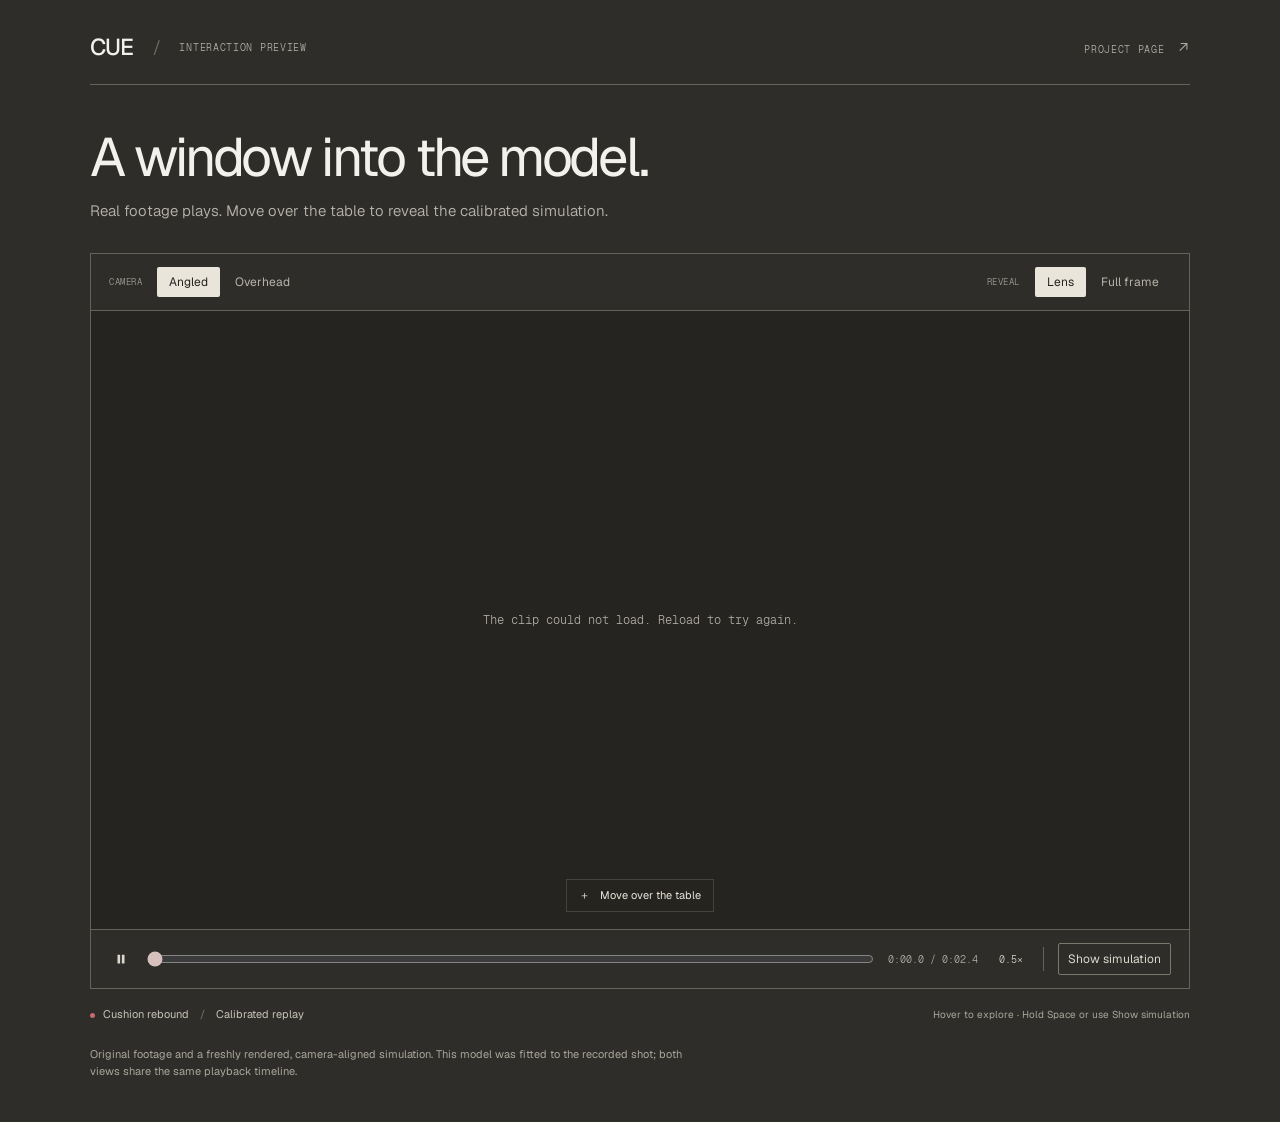
<file: hover-reveal.html>
<!doctype html>
<html lang="en">
<head>
  <meta charset="utf-8">
  <meta name="viewport" content="width=device-width, initial-scale=1">
  <meta name="robots" content="noindex,nofollow">
  <meta name="description" content="A standalone CUE interaction preview: hover over real footage to reveal a synchronized, calibrated simulation.">
  <title>CUE · Real / simulation hover study</title>
  <link rel="icon" href="/favicon.svg" type="image/svg+xml">
  <link rel="stylesheet" href="/hover-reveal/demo.css?v=b4b5c24923f6">
  <script src="/hover-reveal/demo.js?v=10d772a435d7" defer></script>
</head>
<body>
  <main class="demo">
    <nav class="masthead" aria-label="Preview navigation">
      <span class="wordmark">CUE<span class="divider">/</span><span class="eyebrow">Interaction preview</span></span>
      <a href="/" target="_blank" rel="noopener">Project page <span aria-hidden="true">↗</span></a>
    </nav>

    <header class="intro">
      <h1>A window into the model.</h1>
      <p>Real footage plays. Move over the table to reveal the calibrated simulation.</p>
    </header>

    <section class="comparison" aria-label="Interactive real and simulation comparison">
      <div class="toolbar">
        <div class="toolbar-group" role="group" aria-label="Camera angle">
          <span class="toolbar-label">Camera</span>
          <button type="button" data-camera="angled" aria-pressed="true">Angled</button>
          <button type="button" data-camera="overhead" aria-pressed="false">Overhead</button>
        </div>
        <div class="toolbar-group" role="group" aria-label="Hover reveal style">
          <span class="toolbar-label">Reveal</span>
          <button type="button" data-mode="lens" aria-pressed="true">Lens</button>
          <button type="button" data-mode="frame" aria-pressed="false">Full frame</button>
        </div>
      </div>

      <div id="stage" class="stage" data-mode="lens" tabindex="0" role="group" aria-label="Hover to reveal the calibrated simulation" aria-describedby="interaction-help">
        <canvas id="real-view" class="view" width="1280" height="720" role="img" aria-label="Original robot footage with no tracking overlays"></canvas>
        <canvas id="sim-view" class="view sim-view" width="1280" height="720" aria-hidden="true"></canvas>
        <div class="lens-outline" aria-hidden="true"></div>
        <div class="lens-label" aria-hidden="true"><span class="sim-dot"></span>Simulation</div>
        <div id="frame-label" class="frame-label"><span class="real-dot"></span><span id="frame-label-text">Real footage</span></div>
        <div id="loading" class="loading" role="status">Loading footage…</div>
        <div class="stage-hint" aria-hidden="true"><span>＋</span> Move over the table</div>
      </div>

      <div class="transport">
        <button id="play" class="play-button" type="button" aria-label="Pause footage">
          <svg id="pause-icon" viewBox="0 0 16 16" aria-hidden="true"><path d="M4 3h3v10H4zm5 0h3v10H9z"/></svg>
          <svg id="play-icon" viewBox="0 0 16 16" aria-hidden="true" hidden><path d="m4 2 10 6-10 6V2Z"/></svg>
        </button>
        <input id="scrubber" type="range" min="0" max="1" step="0.001" value="0" aria-label="Playback position">
        <span id="time" class="time">0:00.0 / 0:02.4</span>
        <button id="speed" type="button" aria-label="Playback speed: 0.5 times">0.5×</button>
        <span class="transport-divider" aria-hidden="true"></span>
        <button id="pin" class="pin-button" type="button" aria-pressed="false">Show simulation</button>
      </div>
    </section>

    <div class="caption-row">
      <p><span class="caption-dot" aria-hidden="true"></span>Cushion rebound <span class="caption-divider">/</span> Calibrated replay</p>
      <p id="interaction-help">Hover to explore · Hold Space or use Show simulation</p>
    </div>
    <footer class="note">Original footage and a freshly rendered, camera-aligned simulation. This model was fitted to the recorded shot; both views share the same playback timeline.</footer>
  </main>

  <!-- One synchronized source contains four clean 1280 × 720 panels:
       top row: original angled camera / fresh simulation; bottom row: original overhead / fresh simulation.
       Source states: shot_20261024_194202 / sim/fit_iter03/overlay_states.npz.
       Reproduction and camera registration: research/hover-render/render_clean.py. -->
  <video id="source" class="source-video" src="/hover-reveal/clean-pair-blender.mp4" autoplay muted loop playsinline preload="auto" aria-hidden="true" tabindex="-1"></video>
</body>
</html>
</file>
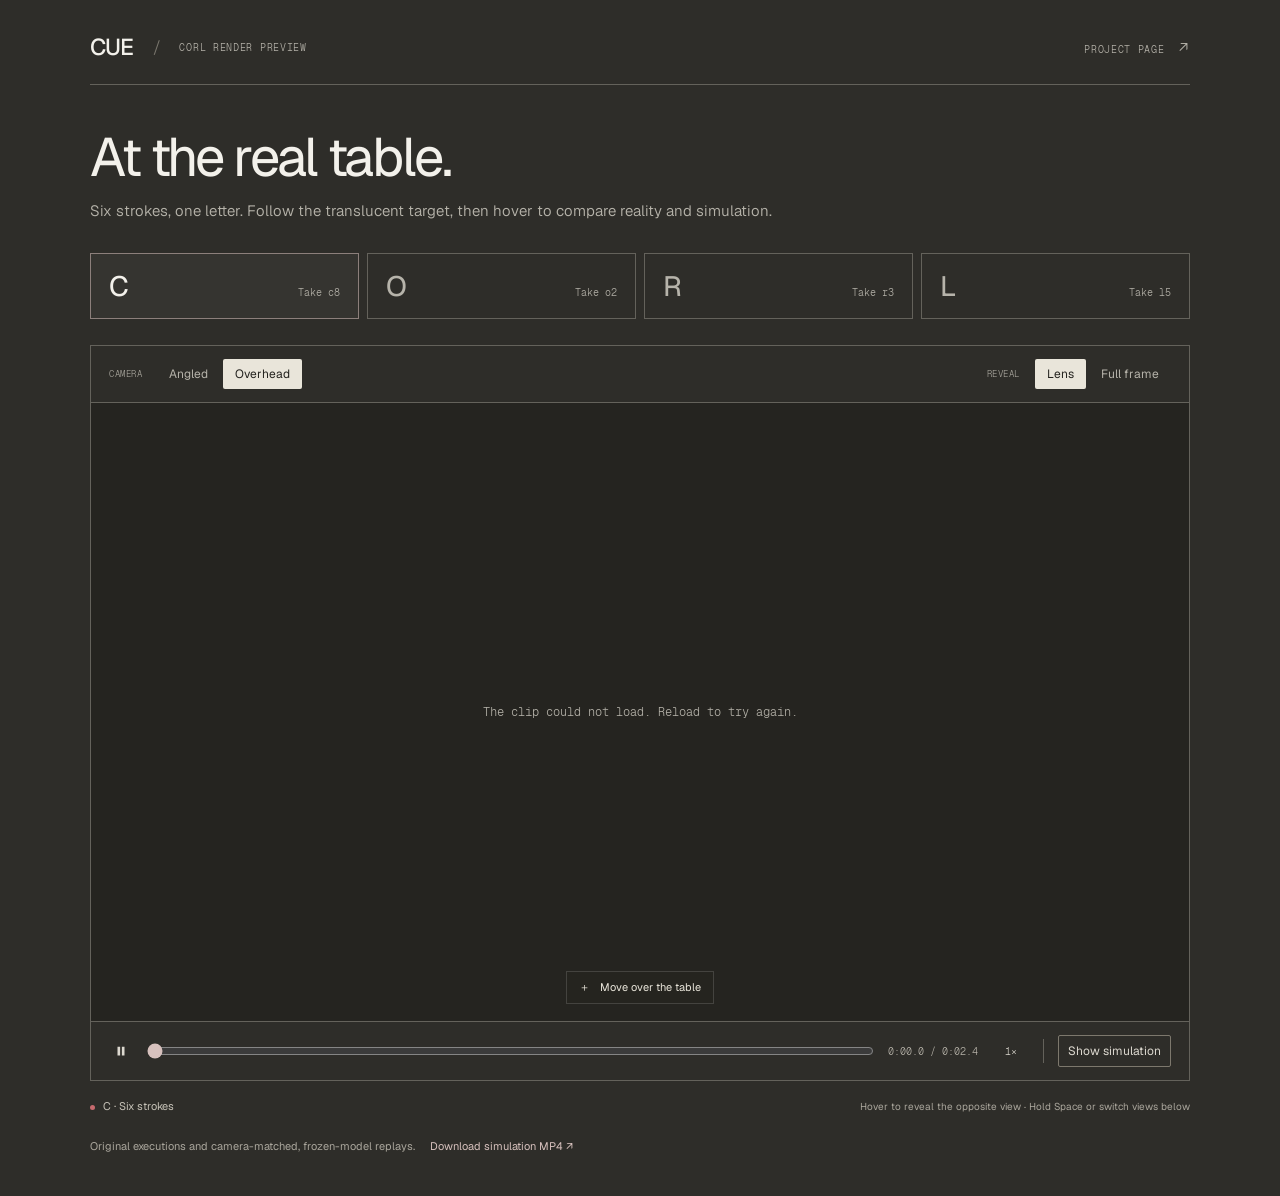
<file: letters-preview.html>
<!doctype html>
<html lang="en">
<head>
  <meta charset="utf-8">
  <meta name="viewport" content="width=device-width, initial-scale=1">
  <meta name="robots" content="noindex,nofollow">
  <meta name="description" content="A standalone CUE interaction preview: hover over real footage to reveal a synchronized, calibrated simulation.">
  <title>CUE · CORL render preview</title>
  <link rel="icon" href="/favicon.svg" type="image/svg+xml">
  <link rel="stylesheet" href="/hover-reveal/demo.css?v=b4b5c24923f6">
  <script src="/scripts/video-reveal.js?v=f9a837eba0ac" defer></script>
<script src="/hover-reveal/letters.js?v=eee7309b326b" defer></script>
  <style>
    .letter-picker { display:grid; grid-template-columns:repeat(4,1fr); margin:0 0 26px; gap:8px; }
    .letter-picker button { display:flex; align-items:baseline; justify-content:space-between; gap:8px; padding:14px 18px; border:1px solid var(--line); color:var(--muted); background:transparent; }
    .letter-picker strong { font-size:28px; font-weight:450; color:var(--muted); }
    .letter-picker span { font-family:'Geist Mono',monospace; font-size:10px; }
    .letter-picker button[aria-pressed='true'] { background:#ffffff08; border-color:#d7c1bd88; }
    .letter-picker button[aria-pressed='true'] strong { color:var(--text); }
    .letter-picker button:hover { background:#ffffff06; }
    .note a { margin-left:12px; text-decoration:none; color:#d7c1bd; white-space:nowrap; }
    .letter-guide { position:absolute; inset:0; display:block; width:100%; height:100%; pointer-events:none; }
    .stage.is-simulation-base .lens-label .sim-dot { background:#e9e5da; }
    .stage .lens-outline, .stage .lens-label { left:0; top:0; will-change:transform; transition:opacity 100ms ease; }
    @media(max-width:600px) { .letter-picker { gap:5px; } .letter-picker button { padding:10px; flex-direction:column; gap:3px; } .letter-picker strong { font-size:24px; } .note a { display:block; margin:12px 0 0; } }
  </style>
</head>
<body>
  <main class="demo">
    <nav class="masthead" aria-label="Preview navigation">
      <span class="wordmark">CUE<span class="divider">/</span><span class="eyebrow">CORL render preview</span></span>
      <a href="/" target="_blank" rel="noopener">Project page <span aria-hidden="true">↗</span></a>
    </nav>

    <header class="intro">
      <h1>At the real table.</h1>
      <p>Six strokes, one letter. Follow the translucent target, then hover to compare reality and simulation.</p>
    </header>

    <nav class="letter-picker" aria-label="Letter demonstrations">
      <button type="button" data-letter="C" aria-pressed="true"><strong>C</strong><span>Take c8</span></button>
      <button type="button" data-letter="O" aria-pressed="false"><strong>O</strong><span>Take o2</span></button>
      <button type="button" data-letter="R" aria-pressed="false"><strong>R</strong><span>Take r3</span></button>
      <button type="button" data-letter="L" aria-pressed="false"><strong>L</strong><span>Take l5</span></button>
    </nav>
    <section class="comparison" aria-label="Interactive real and simulation comparison">
      <div class="toolbar">
        <div class="toolbar-group" role="group" aria-label="Camera angle">
          <span class="toolbar-label">Camera</span>
          <button type="button" data-camera="angled" aria-pressed="false">Angled</button>
          <button type="button" data-camera="overhead" aria-pressed="true">Overhead</button>
        </div>
        <div class="toolbar-group" role="group" aria-label="Hover reveal style">
          <span class="toolbar-label">Reveal</span>
          <button type="button" data-mode="lens" aria-pressed="true">Lens</button>
          <button type="button" data-mode="frame" aria-pressed="false">Full frame</button>
        </div>
      </div>

      <div id="stage" class="stage" data-mode="lens" tabindex="0" role="group" aria-label="Hover to reveal the opposite real or simulation view" aria-describedby="interaction-help">
        <canvas id="real-view" class="view" width="1280" height="720" role="img" aria-label="Original robot footage with no tracking overlays"></canvas>
        <canvas id="sim-view" class="view sim-view" width="1280" height="720" aria-hidden="true"></canvas>
        <svg id="letter-guide" class="letter-guide" viewBox="0 0 1280 720" fill="none" stroke="#f3f1eb" stroke-width="47.22" stroke-linecap="round" stroke-linejoin="round" opacity="0.2" aria-hidden="true" focusable="false"><path d="M 771.61 267.42 L 766.58 265.93 L 761.52 264.27 L 756.43 262.47 L 751.32 260.55 L 746.18 258.53 L 741.03 256.44 L 735.87 254.31 L 730.71 252.15 L 725.54 249.99 L 720.38 247.85 L 715.23 245.76 L 710.10 243.75 L 704.98 241.83 L 699.89 240.03 L 694.83 238.38 L 689.80 236.89 L 684.82 235.60 L 679.87 234.52 L 674.98 233.68 L 670.14 233.10 L 665.35 232.81 L 660.63 232.84 L 655.98 233.19 L 651.40 233.91 L 646.81 234.96 L 642.14 236.30 L 637.40 237.91 L 632.61 239.78 L 627.79 241.90 L 622.96 244.25 L 618.13 246.82 L 613.31 249.59 L 608.54 252.56 L 603.82 255.71 L 599.18 259.02 L 594.62 262.48 L 590.18 266.08 L 585.85 269.80 L 581.67 273.64 L 577.65 277.57 L 573.81 281.59 L 570.16 285.67 L 566.73 289.81 L 563.52 294.00 L 560.57 298.21 L 557.87 302.44 L 555.46 306.67 L 553.36 310.88 L 551.49 315.22 L 549.82 319.79 L 548.32 324.58 L 547.01 329.56 L 545.88 334.72 L 544.93 340.03 L 544.16 345.47 L 543.57 351.01 L 543.15 356.64 L 542.92 362.33 L 542.86 368.06 L 542.97 373.81 L 543.27 379.55 L 543.73 385.27 L 544.38 390.94 L 545.19 396.53 L 546.18 402.03 L 547.34 407.41 L 548.67 412.65 L 550.17 417.73 L 551.84 422.63 L 553.67 427.32 L 555.68 431.78 L 557.85 435.99 L 560.27 440.06 L 562.98 444.13 L 565.98 448.17 L 569.25 452.19 L 572.76 456.15 L 576.50 460.06 L 580.45 463.90 L 584.59 467.66 L 588.91 471.32 L 593.38 474.87 L 597.99 478.30 L 602.71 481.60 L 607.53 484.76 L 612.44 487.75 L 617.40 490.57 L 622.41 493.21 L 627.44 495.65 L 632.48 497.88 L 637.51 499.90 L 642.50 501.67 L 647.45 503.21 L 652.32 504.48 L 657.11 505.48 L 661.80 506.20 L 666.45 506.57 L 671.14 506.58 L 675.88 506.25 L 680.66 505.60 L 685.47 504.65 L 690.31 503.43 L 695.18 501.97 L 700.09 500.28 L 705.01 498.40 L 709.95 496.35 L 714.92 494.15 L 719.89 491.83 L 724.88 489.40 L 729.87 486.91 L 734.87 484.37 L 739.88 481.80 L 744.88 479.23 L 749.87 476.68 L 754.86 474.19 L 759.84 471.77 L 764.81 469.44 L 769.76 467.24 L 774.69 465.19 L 779.60 463.31"/></svg>
        <div class="lens-outline" aria-hidden="true"></div>
        <div class="lens-label" aria-hidden="true"><span class="sim-dot"></span><span id="lens-label-text">Simulation</span></div>
        <div id="frame-label" class="frame-label"><span class="real-dot"></span><span id="frame-label-text">Real footage</span></div>
        <div id="loading" class="loading" role="status">Loading footage…</div>
        <div class="stage-hint" aria-hidden="true"><span>＋</span> Move over the table</div>
      </div>

      <div class="transport">
        <button id="play" class="play-button" type="button" aria-label="Pause footage">
          <svg id="pause-icon" viewBox="0 0 16 16" aria-hidden="true"><path d="M4 3h3v10H4zm5 0h3v10H9z"/></svg>
          <svg id="play-icon" viewBox="0 0 16 16" aria-hidden="true" hidden><path d="m4 2 10 6-10 6V2Z"/></svg>
        </button>
        <input id="scrubber" type="range" min="0" max="1" step="0.001" value="0" aria-label="Playback position">
        <span id="time" class="time">0:00.0 / 0:02.4</span>
        <button id="speed" type="button" aria-label="Playback speed: 1 times">1×</button>
        <span class="transport-divider" aria-hidden="true"></span>
        <button id="pin" class="pin-button" type="button" aria-pressed="false">Show simulation</button>
      </div>
    </section>

    <div class="caption-row">
      <p><span class="caption-dot" aria-hidden="true"></span><span id="letter-status">C · Six strokes</span></p>
      <p id="interaction-help">Hover to reveal the opposite view · Hold Space or switch views below</p>
    </div>
    <footer class="note">Original executions and camera-matched, frozen-model replays. <a id="download-sim" href="/media/real-table/c-overhead-sim-blender.mp4" download>Download simulation MP4 ↗</a></footer>
  </main>

  <!-- Each optimized camera source contains two synchronized 960 × 540 panels:
       original footage / frozen-model simulation. Both sample the same decoded frame.
       Full-resolution two-camera sources remain as a manifest fallback.
       Source selection and provenance: research/letter-render/selection.json.
       Reproduction and camera registration: research/letter-render/render_letters.py. -->
  <video id="source" class="source-video" muted loop playsinline preload="none" aria-hidden="true" tabindex="-1"></video>
</body>
</html>
</file>
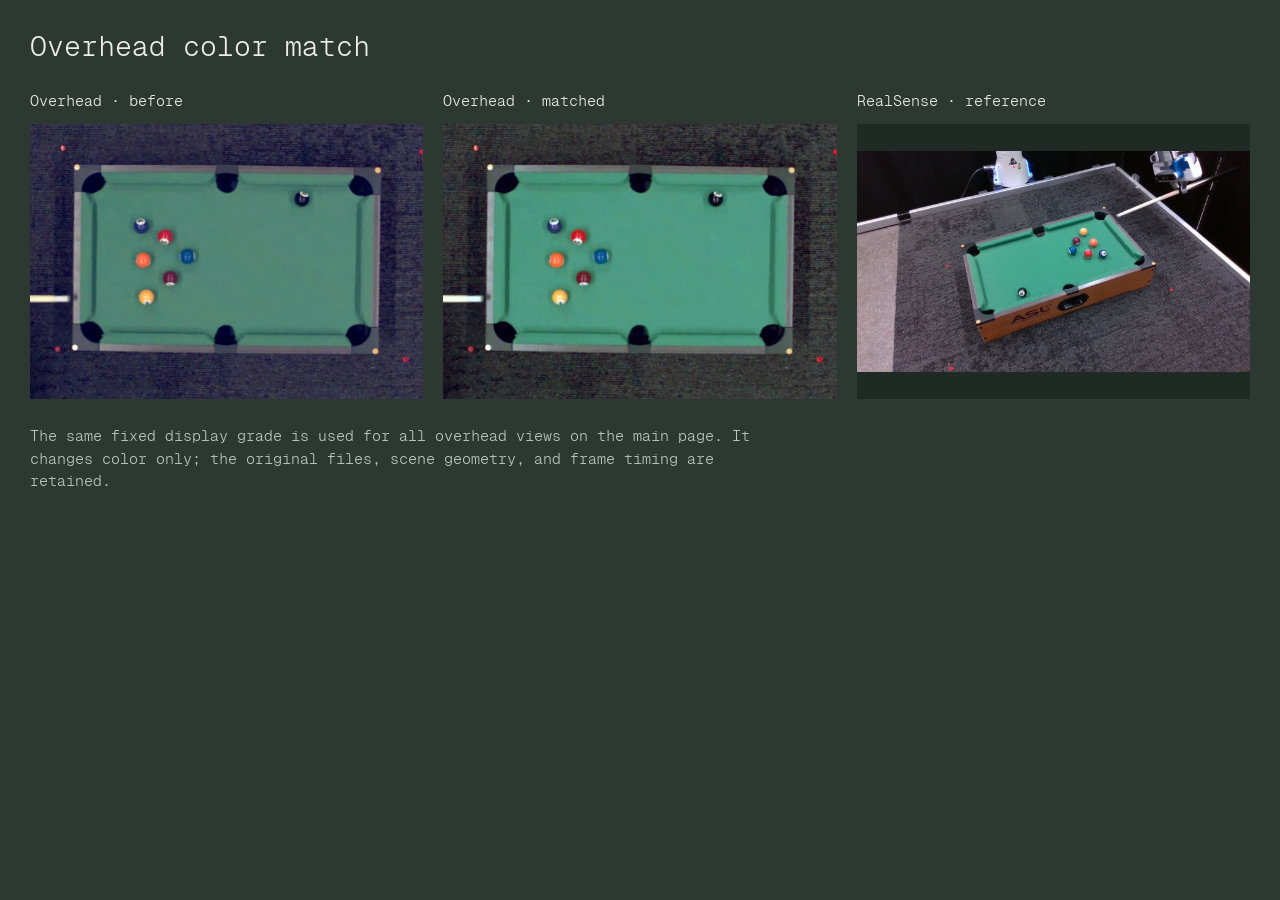
<file: review/camera-colors.html>
<!doctype html>
<html lang="en">
<head>
<meta charset="utf-8">
<meta name="viewport" content="width=device-width,initial-scale=1">
<meta name="robots" content="noindex,nofollow">
<title>Overhead color comparison</title>
<style>
@font-face { font-family: Geist; src: url('/assets/cdn.generalintuition.com/media/GeistMono-Light.woff2'); }
* { box-sizing: border-box; }
body { margin: 0; padding: 30px; background: #2c3831; color: #eeede7; font: 15px/1.5 Geist, sans-serif; }
h1 { font: 28px/1.2 Geist, sans-serif; margin: 0 0 26px; }
main { display: grid; grid-template-columns: repeat(3,minmax(0,1fr)); gap: 20px; }
figure { margin: 0; }
figcaption { margin-bottom: 12px; }
img { display: block; width: 100%; aspect-ratio: 10 / 7; object-fit: contain; background: #202a24; }
.matched { filter: url('/styles/camera-color.svg#overhead-match'); }
p { max-width: 80ch; margin-top: 26px; color: #bdc7bd; }
@media(max-width:700px) { main { grid-template-columns: 1fr; } }
</style>
</head>
<body>
<h1>Overhead color match</h1>
<main>
<figure><figcaption>Overhead · before</figcaption><img src="/media/dynamics-gap/roll-real.jpg" alt="Original overhead colors"></figure>
<figure><figcaption>Overhead · matched</figcaption><img class="matched" src="/media/dynamics-gap/roll-real.jpg" alt="Overhead footage with the display grade"></figure>
<figure><figcaption>RealSense · reference</figcaption><img src="/media/calibration-loop/interact.jpg" alt="Unmodified angled RealSense camera"></figure>
</main>
<p>The same fixed display grade is used for all overhead views on the main page. It changes color only; the original files, scene geometry, and frame timing are retained.</p>
</body>
</html>
</file>
<file: styles/custom-01.css>
body .modal {
  	display: block;
    opacity: 0;
    visibility: hidden;
    pointer-events: none;  
    transition: opacity 0.75s cubic-bezier(0.16, 1, 0.3, 1), visibility 0s 2s;    
  }


  body.modal-open .modal {
    opacity: 1;
  	visibility: visible;
    pointer-events: auto;
    position: fixed;    
    transition: opacity 1.0s cubic-bezier(0.16, 1, 0.3, 1), visibility 0s 0s;
  }
  
  body .modal .modal-scroll {
    overflow-y: scroll;
    opacity: 0;
    transform: translate3d(0, 100px, 0);        
    transition: transform 0.75s cubic-bezier(0.16, 1, 0.3, 1), opacity 0.75s cubic-bezier(0.16, 1, 0.3, 1) ;    
    
  }
  
  body.modal-open .modal .modal-scroll {
  	opacity: 1;
    transform: translate3d(0, 0px, 0);
    transition-delay: 100ms;
  }
  
  body .nav {
  	display: block;
    opacity: 0;
    visibility: hidden;
    pointer-events: none;  
    transition: opacity 0.75s cubic-bezier(0.16, 1, 0.3, 1), visibility 0s 2s;  
  }
  
  body.nav-open .nav {
    opacity: 1;    
  	visibility: visible;
    pointer-events: auto;
    position: fixed;    
    transition: opacity 1.0s cubic-bezier(0.16, 1, 0.3, 1), visibility 0s 0s;
  }
  
  body .nav .nav-logo-wrapper .nav-logo, 
  body .nav .nav-button-wrapper .nav-button {
		transform: translateX(100%);
    opacity: 0;
    transition: transform 1s cubic-bezier(0.16, 1, 0.3, 1), opacity 1s cubic-bezier(0.16, 1, 0.3, 1);
  }

  body.nav-open .nav .nav-logo-wrapper .nav-logo, 
  body.nav-open .nav .nav-button-wrapper .nav-button {
    transform: translateX(1px);
    opacity: 1;
  }
        
  body.modal-open .nav {
  	opacity: 0;
  }
  
    /* Initial logo position from left (instead of right) on tablet and below */
  @media screen and (max-width: 767px) {
    body .nav .nav-logo-wrapper .nav-logo
      {
        transform: translateX(-100%);
      }
  }
  
  
  /* ASCII CONTROL PANEL */
  
  
  body .ascii-controls {  	
    pointer-events: none;
    opacity: 0.5;    
    max-height: 0;
    height:auto;
    overflow: hidden;
    transition: opacity 1s cubic-bezier(0.16, 1, 0.3, 1), max-height 0.5s ease-in-out;
  }
  
  body.ascii-settings-open .ascii-controls {  	
    pointer-events: auto;
    opacity: 1;
     max-height: 500px;
  }
  
  .icon-controls {
  	transition: opacity 1s cubic-bezier(0.16, 1, 0.3, 1);
  }
  
	body #ascii-ctl-toggle .icon-controls.close {
  	opacity: 0;
  }  
  
  
  body.ascii-settings-open #ascii-ctl-toggle .icon-controls.close {
  	opacity: 1;
  }  
  
  body.ascii-settings-open #ascii-ctl-toggle .icon-controls.open {
  	opacity: 0;
  }
  
  
  
  
  
/* ==========================================================================
   POINTER EVENTS
   ========================================================================== */

  .header-logo-gi, .header-highlight-content, .header-intro-content {
    pointer-events: auto;
  }

  .header-content {
    pointer-events: none;
  }
</file>
<file: styles/real-table.css>
/* Four camera-matched demonstrations share one decoded video timeline. */
#real-table { --corl-width: min(calc(2 * clamp(420px, 40vw, 1000px)), calc((100svh - 240px) * 16 / 9)); }
#real-table > .lab-shell { padding-top: clamp(38px, 4vw, 60px); }
#real-table .corl-tools { display: flex; align-items: center; justify-content: space-between; gap: 20px; margin-bottom: var(--lab-heading-gap); }
#real-table .corl-tools .lab-hover-hint { font-size: 14px; }
#real-table .corl-grid {
  position: relative;
  display: grid;
  grid-template-columns: repeat(2, minmax(0, 1fr));
  gap: 14px;
  width: var(--corl-width);
  max-width: calc(100% - 2 * var(--content-padding));
  margin: 0 auto;
  padding-bottom: var(--lab-section-space);
}
#real-table .corl-composite { position: absolute; inset: 0; width: 100%; height: 100%; pointer-events: none; }
#real-table .has-compositor .corl-tile { z-index: 1; }
#real-table .has-compositor .corl-stage { background: transparent; }
#real-table .has-compositor .corl-lens { left: 0; top: 0; will-change: transform; }
#real-table .corl-tile { position: relative; min-width: 0; margin: 0; border: 1px solid var(--lab-line); }
#real-table .corl-stage {
  position: relative;
  aspect-ratio: 16 / 9;
  overflow: hidden;
  isolation: isolate;
  background: transparent;
  touch-action: pan-y;
}
#real-table .corl-stage:focus-visible { outline: 1px solid var(--lab-accent); outline-offset: 5px; }
#real-table .corl-poster {
  position: absolute;
  inset: 0;
  width: 100%;
  height: 100%;
  display: block;
  object-fit: contain;
  pointer-events: none;
}
#real-table .has-frames .corl-poster { visibility: hidden; }
#real-table .corl-guide {
  position: absolute;
  inset: 0;
  display: block;
  width: 100%;
  height: 100%;
  fill: none;
  stroke-linecap: round;
  stroke-linejoin: round;
  pointer-events: none;
}
#real-table .corl-lens {
  position: absolute;
  left: 0;
  top: 0;
  width: 230px;
  height: 230px;
  border: 1px solid #eee9dc70;
  border-radius: 50%;
  opacity: 0;
  pointer-events: none;
  transition: opacity 100ms ease;
}
#real-table .has-frames.is-hovering .corl-lens { opacity: 1; }
#real-table .is-key-revealing .corl-lens { opacity: 0; }
#real-table .corl-source { position: absolute; width: 1px; height: 1px; opacity: 0; pointer-events: none; }
#real-table .corl-status { position: absolute; width: 1px; height: 1px; overflow: hidden; clip-path: inset(50%); }

/* The opening demonstration shares the original hero's width and rhythm. */
.paper-hero #real-table { --corl-width: 100%; border: 0; }
.paper-hero #real-table > .lab-shell { width: 100%; max-width: none; padding: 0; }
.paper-hero #real-table .corl-heading, .paper-hero #real-table .corl-tools { width: 100%; max-width: none; }
.paper-hero #real-table .lab-hover-hint { padding: 0; }
.paper-hero #real-table .corl-grid { width: 100%; max-width: none; padding-bottom: 0; }
@media (max-width: 767px) {
  #real-table .corl-grid { gap: 12px; }
}
@media (max-width: 540px) {
  #real-table .corl-grid { grid-template-columns: 1fr; gap: 26px; }
  #real-table .corl-tools { width: 100%; display: flex; flex-wrap: wrap; align-items: center; justify-content: space-between; gap: 10px; }
  #real-table .lab-hover-hint { max-width: 170px; font-size: 14px; }
}
@media (hover: none) { .paper-hero #real-table .lab-hover-hint { display: none; } }
@media (prefers-reduced-motion: reduce) {
  #real-table .corl-lens { transition: none; }
}

/* Mobile browsers can require an explicit gesture after suspending playback. */
#real-table .corl-resume { position: absolute; z-index: 3; top: 12px; left: 50%; transform: translateX(-50%); padding: 12px 18px; border: 1px solid #e8e2d3; border-radius: 6px; background: #242127; color: #fff; font: 14px/1.4 'Geist Wght', sans-serif; cursor: pointer; white-space: nowrap; }
#real-table .corl-resume[hidden] { display: none; }
#real-table .corl-resume:focus-visible { outline: 2px solid #e99a7c; outline-offset: 3px; }
</file>
<file: styles/lessons.css>
/* Three lessons, each with a visual suited to its evidence. */
.lesson-tabs { display: grid; grid-template-columns: repeat(3, minmax(0, 1fr)); gap: clamp(16px, 3vw, 40px); border-bottom: 1px solid var(--lab-line); }
.lesson-tab { display: flex; flex-direction: column; align-items: flex-start; justify-content: flex-start; gap: 3px; min-width: 0; min-height: 64px; padding: 12px 0 17px; border: 0; border-bottom: 2px solid transparent; background: transparent; color: var(--lab-muted); font: inherit; font-size: 17px; line-height: 1.35; text-align: left; white-space: normal; overflow-wrap: break-word; text-wrap: wrap; transition: color .15s, border-color .15s; }
.lesson-tab:hover { color: var(--lab-ink); }
.lesson-tab[aria-selected="true"] { border-bottom-color: var(--paper-accent); color: var(--lab-ink); }
/* All panels size one grid row, keeping the page steady when tabs change. */
.lesson-panels { display: grid; align-items: stretch; }
.lesson-panel { grid-area: 1 / 1; min-width: 0; padding-top: 28px; }
.lesson-panel[hidden] { display: block !important; visibility: hidden; pointer-events: none; }
.lesson-intro { margin-bottom: 24px; }
.lesson-intro p { max-width: 65ch; margin: 0; color: var(--lab-muted); font-size: var(--lab-subtitle-size); line-height: 1.65; text-wrap: pretty; }
.lesson-intro p + p { margin-top: 14px; }
/* Align the tracking description with its evidence. */
#lesson-panel-effort, #lesson-panel-time { width: min(100%, 960px); margin-inline: auto; }
.lesson-track-legend { position: absolute; z-index: 2; top: 16px; left: 16px; display: flex; flex-wrap: wrap; gap: 6px 20px; width: fit-content; max-width: calc(100% - 32px); margin: 0; padding: 8px 12px; border: 1px solid var(--lab-line); background: #22231fe8; backdrop-filter: blur(8px); color: var(--lab-ink); font-size: 14px; line-height: 1.5; pointer-events: none; }
.lesson-track-legend span { display: inline-flex; align-items: center; gap: 8px; white-space: nowrap; }
.lesson-track-legend span::before { content: ''; width: 13px; height: 13px; flex: 0 0 auto; border: 1.5px dashed #fff; border-radius: 50%; }
.lesson-track-legend span:last-child::before { border-style: solid; border-color: var(--ball-orange); }
.lesson-tracking { position: relative; width: min(100%, 960px); margin: 0 auto; aspect-ratio: 16 / 9; background: var(--lab-panel-deep); }
.lesson-video { display: block; width: 100%; height: auto; object-fit: contain; pointer-events: none; background: var(--lab-panel-deep); }
.lesson-tracking svg { position: absolute; inset: 0; width: 100%; height: 100%; pointer-events: none; overflow: hidden; }
.lesson-tracking svg[hidden] { display: none; }
.lesson-reference { fill: none; stroke: #fff; stroke-width: 2; stroke-dasharray: 5 5; }
.lesson-estimate { fill: none; stroke: var(--ball-orange); stroke-width: 3; }
.lesson-track-trail { fill: none; stroke: var(--ball-orange); stroke-width: 2; stroke-opacity: .7; stroke-linecap: round; stroke-linejoin: round; }
.lesson-error-line { stroke: var(--ball-orange); stroke-width: 1.5; stroke-dasharray: 4 5; }
.lesson-caption { max-width: 80ch; margin: 18px 0 0; color: var(--lab-muted); font-size: 15px; line-height: 1.65; text-wrap: pretty; }
.lesson-tracking + .lesson-caption { width: min(100%, 960px); margin-inline: auto; }

.lesson-time-layout { display: grid; grid-template-columns: minmax(0, 2.2fr) minmax(220px, 1fr); grid-template-areas: 'video metrics' 'timeline timeline'; gap: 24px 32px; }
.lesson-time-metrics { grid-area: metrics; display: flex; flex-direction: column; justify-content: center; gap: 32px; margin: 0; }
.lesson-time-metrics p { display: flex; flex-direction: column; gap: 8px; margin: 0; }
.lesson-time-metrics strong { display: block; font-size: clamp(32px, calc(22px + 2vw), 52px); font-weight: 400; line-height: 1.1; letter-spacing: -.045em; white-space: nowrap; font-variant-numeric: tabular-nums; }
.lesson-time-metrics strong span { padding-inline: .1em .35em; color: var(--lab-muted); font-size: .7em; letter-spacing: 0; vertical-align: baseline; }
.lesson-time-metrics strong span:last-child { padding-right: 0; }
.lesson-time-metrics p > span { color: var(--lab-muted); font-size: 15px; }
.lesson-collection-scope { margin: 0; color: var(--lab-muted); font-size: 14px; line-height: 1.65; text-wrap: pretty; }
.lesson-run-summaries { display: grid; margin: 24px 0 0; border-top: 1px solid var(--lab-line); }
.lesson-run-summaries > div { display: flex; flex-wrap: wrap; justify-content: space-between; align-items: baseline; gap: 6px 18px; padding: 14px 0; border-bottom: 1px solid var(--lab-line); }
.lesson-run-summaries dt { color: var(--lab-muted); font-size: 14px; line-height: 1.65; }
.lesson-run-summaries dd { display: flex; flex-wrap: wrap; gap: 4px 18px; margin: 0; color: var(--lab-muted); font-size: 14px; line-height: 1.65; }
.lesson-run-summaries strong { color: var(--lab-ink); font-weight: 500; font-variant-numeric: tabular-nums; }
.lesson-collection-note { margin: 16px 0 0; color: var(--lab-muted); font-size: 13px; line-height: 1.65; text-wrap: pretty; }
.lesson-time-story { grid-area: timeline; min-width: 0; padding-top: 20px; border-top: 1px solid var(--lab-line); }
.lesson-timeline-heading { display: flex; flex-wrap: wrap; justify-content: space-between; align-items: baseline; gap: 6px 18px; margin: 0 0 12px; }
.lesson-timeline-heading h4 { margin: 0; color: var(--lab-ink); font-size: 16px; font-weight: 400; line-height: 1.4; }
.lesson-timeline-heading p { margin: 0; color: var(--lab-muted); font-size: 14px; line-height: 1.5; font-variant-numeric: tabular-nums; }
.lesson-timeline-window { overflow-x: auto; scrollbar-width: thin; scrollbar-color: var(--lab-line) transparent; padding-bottom: 4px; }
.lesson-timeline { position: relative; height: 70px; min-width: 600px; margin-inline: 23px; }
.lesson-timeline::before { content: ''; position: absolute; top: 21px; left: 0; right: 0; height: 1px; background: var(--lab-line); }
.lesson-shot { position: absolute; top: 0; display: flex; justify-content: center; align-items: center; width: 44px; height: 44px; padding: 0; border: 0; background: transparent; color: var(--lab-muted); transform: translateX(-50%); font: inherit; font-size: 14px; }
.lesson-shot-number { display: grid; place-items: center; width: 29px; height: 29px; border: 1px solid var(--lab-line); border-radius: 50%; background: var(--paper-charcoal); transition: border-color .15s, color .15s, background .15s; }
.lesson-shot:hover .lesson-shot-number { border-color: var(--lab-muted); color: var(--lab-ink); }
.lesson-shot[aria-pressed="true"] .lesson-shot-number { border-color: var(--paper-accent); background: var(--paper-accent); color: var(--paper-accent-ink); }
.lesson-timeline-endpoint { position: absolute; bottom: 0; left: 0; transform: translateX(-50%); color: var(--lab-muted); font-size: 14px; font-variant-numeric: tabular-nums; }
.lesson-timeline-endpoint:last-of-type { left: 100%; }
.lesson-shot-preview { grid-area: video; min-width: 0; margin: 0; }
.lesson-shot-preview .lesson-video { aspect-ratio: 16 / 9; }
.lesson-shot-preview figcaption { margin-top: 16px; text-align: left; }
.lesson-shot-heading { display: flex; justify-content: space-between; align-items: baseline; gap: 20px; }
.lesson-shot-heading h4 { margin: 0; color: var(--lab-ink); font-size: 20px; font-weight: 400; line-height: 1.3; letter-spacing: -.02em; }
.lesson-shot-heading time { flex-shrink: 0; color: var(--lab-muted); font-size: 15px; font-variant-numeric: tabular-nums; }
.lesson-shot-preview figcaption p { max-width: 68ch; min-height: 3.3em; margin: 8px 0 0; color: var(--lab-muted); font-size: 15px; line-height: 1.65; text-wrap: pretty; }
.lesson-time-story > .lesson-caption { margin-top: 21px; }

.lesson-break-pair { display: grid; grid-template-columns: repeat(2, minmax(0, 1fr)); gap: 20px; }
.lesson-break-pair figure { margin: 0; min-width: 0; }
.lesson-break-pair figcaption { margin-bottom: 14px; color: var(--lab-ink); font-size: 16px; }
.lesson-break-pair .lesson-video { aspect-ratio: 8 / 5; }
.lesson-model-media { position: relative; aspect-ratio: 8 / 5; background: transparent; }
.lesson-model-media > .lesson-video { width: 100%; height: 100%; background: transparent; }
.lesson-panel-status { margin-top: 16px; color: var(--lab-muted); font-size: 15px; }
.lesson-panel-status:empty { display: none; }

@media (max-width: 1100px) {
  .lesson-tabs { grid-template-columns: minmax(0, 1fr); grid-auto-rows: 1fr; gap: 0; border-top: 1px solid var(--lab-line); border-bottom: 0; }
  .lesson-tab { padding: 14px; border-bottom: 1px solid var(--lab-line); border-inline-start: 3px solid transparent; font-size: 16px; text-wrap: pretty; }
  .lesson-tab[aria-selected="true"] { border-bottom-color: var(--lab-line); border-inline-start-color: var(--paper-accent); }
}
@media (max-width: 767px) {
  .lesson-panel { padding-top: 24px; }
  .lesson-intro { margin-bottom: 20px; }
  .lesson-track-legend { top: 10px; left: 10px; max-width: calc(100% - 20px); padding: 6px 9px; font-size: 13px; gap: 5px 16px; }
  .lesson-time-layout { grid-template-columns: minmax(0, 1fr); grid-template-areas: 'metrics' 'video' 'timeline'; gap: 20px; }
  .lesson-time-metrics { display: grid; grid-template-columns: repeat(2, minmax(0, 1fr)); align-items: start; gap: 20px; padding-bottom: 20px; border-bottom: 1px solid var(--lab-line); }
  .lesson-time-metrics p > span { font-size: 14px; }
  .lesson-shot-preview figcaption p { min-height: 6.6em; }
  .lesson-time-story > .lesson-caption { margin-top: 15px; }
  .lesson-break-pair { gap: 14px; }
  .lesson-break-pair figcaption { font-size: 15px; margin-bottom: 10px; }
  .lesson-caption { font-size: 15px; }
}
@media (max-width: 540px) {
  .lesson-break-pair { grid-template-columns: 1fr; gap: 22px; }
  .lesson-break-pair figcaption { font-size: 16px; }
}
@media (prefers-reduced-motion: reduce) {
  .lesson-tab, .lesson-shot-number { transition: none; }
}
</file>
<file: styles/unseen-shots.css>
/* One comparison with a compact selector; real/simulation share one video clock. */
#prediction-results { --unseen-background: color-mix(in srgb, var(--paper-charcoal) 95.3%, black); }
#prediction-results #results-title { max-width: none; }
#prediction-results .unseen-heading-logo { display: inline-block; width: 2.3em; height: 1.15em; object-fit: contain; vertical-align: -.22em; }
#prediction-results .unseen-layout { --unseen-selector-width: 188px; --unseen-column-gap: clamp(24px, 3vw, 44px); container-type: inline-size; display: grid; grid-template-columns: minmax(0, 1fr) var(--unseen-selector-width); align-items: start; column-gap: var(--unseen-column-gap); row-gap: 12px; }
#prediction-results .unseen-main { grid-column: 1; grid-row: 2; min-width: 0; }
#prediction-results .unseen-toolbar { grid-column: 1; grid-row: 1; display: flex; justify-content: space-between; align-items: center; gap: 20px; }
#prediction-results .unseen-toolbar .lab-hover-hint { padding: 0; }
#prediction-results .unseen-pair { position: relative; width: 100%; }
#prediction-results .unseen-view { min-width: 0; margin: 0; }
#prediction-results .unseen-stage { position: relative; aspect-ratio: 10 / 7; overflow: hidden; isolation: isolate; touch-action: pan-y; --unseen-x: 50%; --unseen-y: 50%; --unseen-radius: 115px; }
#prediction-results .unseen-stage:focus-visible { outline: 1px solid var(--lab-accent); outline-offset: 5px; }
#prediction-results .unseen-poster { position: absolute; inset: 0; display: block; width: 100%; height: 100%; object-fit: contain; pointer-events: none; }
#prediction-results .unseen-real-poster { z-index: 0; }
#prediction-results .unseen-prediction-poster { z-index: 1; clip-path: circle(0 at var(--unseen-x) var(--unseen-y)); }
#prediction-results .is-hovering:not(.is-simulation) .unseen-prediction-poster { clip-path: circle(var(--unseen-radius) at var(--unseen-x) var(--unseen-y)); }
#prediction-results .is-key-revealing:not(.is-simulation) .unseen-prediction-poster { clip-path: none; }
#prediction-results .is-simulation .unseen-prediction-poster { z-index: 0; clip-path: none; }
#prediction-results .is-simulation .unseen-real-poster { z-index: 1; clip-path: circle(0 at var(--unseen-x) var(--unseen-y)); }
#prediction-results .is-simulation.is-hovering .unseen-real-poster { clip-path: circle(var(--unseen-radius) at var(--unseen-x) var(--unseen-y)); }
#prediction-results .is-simulation.is-key-revealing .unseen-real-poster { clip-path: none; }
#prediction-results .unseen-stage::after { position: absolute; z-index: 3; inset: 0; pointer-events: none; content: ''; background: linear-gradient(90deg, var(--unseen-background), transparent 6%, transparent 94%, var(--unseen-background)), linear-gradient(0deg, var(--unseen-background), transparent 8%, transparent 92%, var(--unseen-background)); }
#prediction-results .unseen-composite { position: absolute; z-index: 2; inset: 0; display: block; width: 100%; height: 100%; pointer-events: none; opacity: 0; transition: opacity 120ms ease; }
#prediction-results .has-frames .unseen-composite { opacity: 1; }
#prediction-results .has-frames .unseen-poster { visibility: hidden; }
#prediction-results .unseen-lens { position: absolute; z-index: 4; left: 0; top: 0; width: 230px; height: 230px; border: 1px solid #eee9dc70; border-radius: 50%; opacity: 0; pointer-events: none; transition: opacity 100ms ease; will-change: transform; }
#prediction-results .is-hovering .unseen-lens { opacity: 1; }
#prediction-results .is-key-revealing .unseen-lens { opacity: 0; }
#prediction-results .unseen-source { position: absolute; width: 1px; height: 1px; opacity: 0; pointer-events: none; }
#prediction-results .unseen-readout { display: flex; align-items: center; justify-content: space-between; gap: 20px; padding-top: 18px; }
#prediction-results .unseen-shot-title { margin: 0; font-size: 18px; font-weight: 400; line-height: 1.4; letter-spacing: -.02em; }
#prediction-results .unseen-speed { margin: 5px 0 0; color: var(--lab-muted); font-size: 14px; line-height: 1.5; }
#prediction-results .unseen-errors { display: flex; gap: clamp(20px, 3vw, 44px); margin: 0; }
#prediction-results .unseen-errors div { display: flex; flex-direction: column; gap: 4px; }
#prediction-results .unseen-errors dt { font-size: 14px; line-height: 1.5; color: var(--lab-muted); }
#prediction-results .unseen-errors dd { margin: 0; font-size: 22px; line-height: 1.2; font-variant-numeric: tabular-nums; letter-spacing: -.025em; }
#prediction-results .unseen-errors small { margin-left: 5px; font-size: 14px; color: var(--lab-muted); }
/* The top rail is 74 px below the top of the shared 960 px-wide camera crop. */
#prediction-results .unseen-selector { grid-column: 2; grid-row: 2; min-width: 0; padding-top: calc((100cqw - var(--unseen-selector-width) - var(--unseen-column-gap)) * 74 / 960); }
#prediction-results .unseen-selector > h3 { margin: 0 0 18px; color: var(--lab-muted); font-size: 15px; font-weight: 400; line-height: 1.5; }
#prediction-results .unseen-shots { display: grid; grid-template-columns: minmax(0, 1fr); }
#prediction-results .unseen-shot { display: grid; grid-template-columns: 25px 10px minmax(0, 1fr); align-items: center; gap: 12px; min-width: 0; min-height: 44px; padding: 9px 7px; border: 0; border-bottom: 1px solid var(--lab-line); background: transparent; color: var(--lab-muted); font: inherit; font-size: 15px; line-height: 1.5; text-align: left; transition: color 150ms ease, border-color 150ms ease; }
#prediction-results .unseen-shot-number { color: var(--lab-faint); font-size: 14px; font-variant-numeric: tabular-nums; }
#prediction-results .unseen-shot-ball { width: 9px; height: 9px; border-radius: 50%; border: 1px solid #ffffff35; background: var(--shot-ball); }
#prediction-results .unseen-shot:hover, #prediction-results .unseen-shot:focus-visible { color: var(--lab-ink); }
#prediction-results .unseen-shot[aria-pressed='true'] { color: var(--lab-ink); border-bottom-color: var(--shot-ball); }
#prediction-results .unseen-shot[aria-pressed='true'] .unseen-shot-number { color: var(--shot-ball); }
#prediction-results .unseen-shot[data-unseen-ball='black'][aria-pressed='true'] .unseen-shot-number { color: var(--lab-ink); }
#prediction-results .unseen-shot[aria-pressed='true'] > span:last-child { font-weight: 500; }
#prediction-results .unseen-notes { margin-top: 22px; color: var(--lab-muted); font-size: 15px; line-height: 1.65; }
#prediction-results .unseen-notes p { margin: 0; max-width: 78ch; }
#prediction-results .unseen-status { position: absolute; width: 1px; height: 1px; overflow: hidden; clip-path: inset(50%); white-space: nowrap; }
@media (max-width: 1100px) {
  #prediction-results .unseen-layout { --unseen-selector-width: 164px; --unseen-column-gap: 24px; }
  #prediction-results .unseen-toolbar { flex-wrap: wrap; gap: 4px 16px; }
  #prediction-results .unseen-readout { align-items: flex-start; flex-wrap: wrap; gap: 14px 24px; }
}
@media (max-width: 900px) {
  #prediction-results .unseen-layout { grid-template-columns: minmax(0, 1fr); }
  #prediction-results .unseen-selector { grid-column: 1; grid-row: 3; margin-top: 14px; padding-top: 0; }
  #prediction-results .unseen-selector > h3 { margin-bottom: 9px; }
  #prediction-results .unseen-shots { display: flex; gap: 8px; overflow-x: auto; padding: 5px 3px 10px; scrollbar-width: thin; scrollbar-color: var(--lab-line) transparent; }
  #prediction-results .unseen-shot { flex: 0 0 auto; grid-template-columns: 22px 9px auto; gap: 8px; padding-inline: 9px; }
}
@media (max-width: 600px) {
  #prediction-results .unseen-toolbar { flex-wrap: nowrap; }
  #prediction-results .unseen-toolbar .lab-hover-hint { display: none; }
  #prediction-results .unseen-readout { flex-direction: column; gap: 15px; }
  #prediction-results .unseen-errors { width: 100%; gap: 30px; }
  #prediction-results .unseen-errors div { flex: 1; }
  #prediction-results .unseen-notes { font-size: 15px; }
}
@media (hover: none) { #prediction-results .unseen-toolbar .lab-hover-hint { display: none; } }
@media (prefers-reduced-motion: reduce) {
  #prediction-results .unseen-composite, #prediction-results .unseen-shot, #prediction-results .unseen-lens { transition: none; }
}
</file>
<file: styles/custom-02.css>
/* ==========================================================================
   ROOT VARIABLES & CUSTOM PROPERTIES
   ========================================================================== */

  * {
    box-sizing: border-box;
  }

  :root {
    /* Content Padding */
    --content-padding: 40px;
    --content-padding-half: calc(var(--content-padding) / 2);

    /* Border Colors */
    --border-color-clear: #ffffff00;
    --border-color-main: #ffffff;
    --border-color-subtle: #4d4d4d;
    --border-main: 1px var(--border-color-main) solid;
    --border-subtle: 1px var(--border-color-subtle) solid;

    /* Content Width */
    --w-content: 40vw;
    --min-w-content: 420px;
    --max-w-content: 1000px;

    /* Color Scheme */
    color-scheme: light dark;

    /* Spacing System - Desktop base unit (>= 769px) */
    --space-base: 1rem; /* tweak to taste */
    --space-xs: calc(var(--space-base) * 0.5);
    --space-sm: calc(var(--space-base) * 0.75);
    --space-md: calc(var(--space-base) * 1);
    --space-lg: calc(var(--space-base) * 1.5);
    --space-xl: calc(var(--space-base) * 2);
  }

  /* ==========================================================================
   RESPONSIVE BREAKPOINTS
   ========================================================================== */

  /* Desktop Large - 1280px and up */
  @media screen and (min-width: 1280px) {
    :root {
      --content-padding: 50px;
    }
  }

  /* Desktop - 992px to 1279px */
  @media screen and (max-width: 1279px) {
    :root {
      --content-padding: 40px;
    }
  }

  /* Tablet - 768px to 991px */
  @media screen and (max-width: 991px) {
    :root {
      --content-padding: 36px;
    }
  }

  /* Mobile Landscape - 480px to 767px */
  @media screen and (max-width: 767px) {
    :root {
      --content-padding: 32px;
    }
  }

  /* Mobile Portrait - 479px and below */
  @media screen and (max-width: 479px) {
    :root {
      --content-padding: 28px;
    }
  }

  /* Mobile spacing system */
  @media (max-width: 768px) {
    :root {
      /* vw-based on mobile */
      --space-base: clamp(0.6rem, 3.5vw, 1rem);
    }
  }

  /* ==========================================================================
   GLOBAL RESETS & BASE STYLES
   ========================================================================== */

  * {
    color-scheme: inherit;
  }

  html {
    text-rendering: optimizeLegibility;
    -moz-text-size-adjust: 100%;
    text-size-adjust: 100%;
    -webkit-font-smoothing: antialiased;
    scrollbar-gutter: stable;
  }

  body {
    color: #ffffffbb;
    line-height: 1.2;
  }

  ::selection {
    background: #fff; /* Desired background color for highlighted text */
    color: #000; /* Desired text color for highlighted text */
  }

  .highlight-header ::selection,
  .highlight-footer ::selection {
    background: #222222;
    color: #fff;
  }

  .highlight-header img ::selection,
  .highlight-footer img ::selection {
    filter: invert(1);
    outline: 2px solid #ff0;
  }

  /* ==========================================================================
   TYPOGRAPHY
   ========================================================================== */

  /* Font Families */
  .font-header {
    font-family: 'alphalyrae', sans-serif;
  }

  .font-header-clean {
    font-family: 'alphalyrae', sans-serif;
    font-variant-ligatures: no-contextual;
  }

  .font-mono {
    font-family: 'Geistmono Wght';
  }

  .font-body {
    font-family: 'Geist Wght';
  }

  /* Headings */
  h1,
  h2,
  h3,
  h4,
  h5,
  h6 {
    font-weight: 400;
    font-size: unset;
    margin: 0;
    line-height: 1.25;
    text-wrap: balance;
    max-width: 45ch;
  }

  /* Paragraphs */
  p {
    line-height: 1.7;
    font-size: 16px;
    text-wrap: pretty;
    max-width: 45ch;
  }

  p:first-child {
    margin-top: 0;
  }

  p:last-child {
    margin-bottom: 0;
  }

  /* Lists */
  ol,
  ul {
    line-height: 1.25;
    max-width: 45ch;
  }

  li {
    line-height: 1.7;
    max-width: 45ch;
    text-wrap: pretty;
  }

  /* Text Styles */
  strong,
  b {
    color: #ffffff;
  }

  .uppercase {
    text-transform: uppercase;
  }

  .semibold {
    font-weight: 500;
  }

  .balanced {
    text-wrap: balance;
  }

  .centered {
    text-align: center;
  }

  .no-margin {
    margin: 0;
  }

  /* ==========================================================================
   FONT SIZES
   ========================================================================== */

  /* Base Font Sizes */
  .text-xs {
    font-size: 12px;
  }

  .text-sm {
    font-size: 14px;
  }

  .text-md {
    font-size: 16px;
  }

  .text-lg {
    font-size: 18px;
  }

  .text-xl {
    font-size: 24px;
  }

  .text-xxl {
    font-size: 32px;
  }

  /* Responsive Font Sizes - Large Desktop */
  @media (min-width: 1200px) {
    p {
      font-size: 18px;
    }

    .text-xs {
      font-size: 14px;
    }

    .text-sm {
      font-size: 16px;
    }

    .text-md {
      font-size: 18px;
    }

    .text-lg {
      font-size: 20px;
    }

    .text-xl {
      font-size: 28px;
    }

    .text-xxl {
      font-size: 36px;
    }
  }

  /* Responsive Font Sizes - Extra Large Desktop */
  @media (min-width: 1600px) {
    p {
      font-size: 20px;
    }

    .text-xs {
      font-size: 16px;
    }

    .text-sm {
      font-size: 18px;
    }

    .text-md {
      font-size: 20px;
    }

    .text-lg {
      font-size: 24px;
    }

    .text-xl {
      font-size: 32px;
    }

    .text-xxl {
      font-size: 40px;
    }
  }

  /* ==========================================================================
   COLOR UTILITIES
   ========================================================================== */

  .color-light {
    color: #ffffff;
  }

  .color-dark {
    color: #000000;
  }

  .color-body {
    color: #f2d8cd;
  }

  .color-subtle {
    color: #888888;
  }

  .color-offdark {
    color: #666666;
  }

  .background-subtle {
    background: #ffffff11;
  }

  .background-dark {
    background: #000000;
  }

  .background-light {
    background: #fff;
  }

  /* ==========================================================================
   LINKS & BUTTONS
   ========================================================================== */

  a,
  button,
  a:hover,
  button:hover {
    text-decoration: none;
    color: #fff;
  }

  p a {
    text-underline-offset: 0;
    font-weight: 700;
    transition:
      text-shadow 1s cubic-bezier(0.16, 1, 0.3, 1),
      text-underline-offset 1s cubic-bezier(0.16, 1, 0.3, 1),
      text-decoration-color 1s cubic-bezier(0.16, 1, 0.3, 1);
    text-underline-offset: 0px;
    text-decoration: none;
    text-decoration-color: #ffffff00;
  }

  p a:hover {
    text-underline-offset: 5px;
    text-decoration: underline;
    text-decoration-color: #ffffffff;
  }

  /* ==========================================================================
   LAYOUT & SPACING UTILITIES
   ========================================================================== */

  /* Page Layout */
  .main {
    padding: var(--content-padding-half);
  }

  .modal-wrapper {
    padding: var(--content-padding-half);
  }

  @media (max-width: 991px) {
    .header-bg {
      margin: calc(var(--content-padding-half) * -1);
      margin-bottom: 0;
    }
  }

  /* Content Padding Classes */
  .content-padding {
    padding: var(--content-padding);
  }

  .content-padding-top {
    padding-top: var(--content-padding);
  }

  .content-padding-left {
    padding-left: var(--content-padding);
  }

  .content-padding-right {
    padding-right: var(--content-padding);
  }

  .content-padding-bottom {
    padding-bottom: var(--content-padding);
  }

  .content-padding-horizontal {
    padding-left: var(--content-padding);
    padding-right: var(--content-padding);
  }

  .content-padding-vertical {
    padding-top: var(--content-padding);
    padding-bottom: var(--content-padding);
  }

  .content-padding-half {
    padding: var(--content-padding-half);
  }

  .content-padding-half-top {
    padding-top: var(--content-padding-half);
  }

  .content-padding-half-right {
    padding-right: var(--content-padding-half);
  }

  .content-padding-half-left {
    padding-left: var(--content-padding-half);
  }

  .content-padding-half-bottom {
    padding-bottom: var(--content-padding-half);
  }

  .content-padding-half-vertical {
    padding-top: var(--content-padding-half);
    padding-bottom: var(--content-padding-half);
  }

  .fullheight {
    height: 100%;
  }

  .fullwidth {
    width: 100%;
  }

  /* Spacing System Classes */
  .space-xs {
    --space-current: var(--space-xs);
  }
  .space-sm {
    --space-current: var(--space-sm);
  }
  .space-md {
    --space-current: var(--space-md);
  }
  .space-lg {
    --space-current: var(--space-lg);
  }
  .space-xl {
    --space-current: var(--space-xl);
  }

  /* Padding Classes */
  .p {
    padding: var(--space-current);
  }
  .px {
    padding-inline: var(--space-current);
  }
  .py {
    padding-block: var(--space-current);
  }
  .pt {
    padding-block-start: var(--space-current);
  }
  .pb {
    padding-block-end: var(--space-current);
  }
  .pl {
    padding-inline-start: var(--space-current);
  }
  .pr {
    padding-inline-end: var(--space-current);
  }

  /* Margin Classes */
  .m {
    margin: var(--space-current);
  }
  .mx {
    margin-inline: var(--space-current);
  }
  .my {
    margin-block: var(--space-current);
  }
  .mt {
    margin-block-start: var(--space-current);
  }
  .mb {
    margin-block-end: var(--space-current);
  }
  .ml {
    margin-inline-start: var(--space-current);
  }
  .mr {
    margin-inline-end: var(--space-current);
  }

  /* ==========================================================================
   ASPECT RATIOS
   ========================================================================== */

  .r-16-9 {
    aspect-ratio: 16/9;
  }

  .r-2-1 {
    aspect-ratio: 2;
  }

  /* ==========================================================================
   GRID SYSTEM
   ========================================================================== */

  /* Grid Template */

  .grid-main {
    grid-template-columns: 1fr;
  }

  @media (min-width: 768px) {
    .grid-main {
      grid-template-columns: 1fr 1fr;
    }
  }

  @media (min-width: 992px) {
    .grid-main {
      grid-template-columns: 1fr repeat(2, clamp(var(--min-w-content), var(--w-content), var(--max-w-content))) 1fr;
    }
  }

  .grid-main.grid-clear > div {
    border-color: var(--border-color-clear);
  }

  .grid-header-wrapper,
  .grid-modal-wrapper {
    border-left: var(--border-main);
    border-top: var(--border-main);
  }

  .grid-content-wrapper {
    border-left: var(--border-main);
  }

  .grid-main > div {
    height: 100%;
    border-right: var(--border-main);
    border-bottom: var(--border-main);
  }

  .grid-wrapper-subtle {
    border-top: var(--border-subtle);
    overflow: hidden;
  }

  .grid-item-subtle {
    border-right: var(--border-subtle);
    border-bottom: var(--border-subtle);
  }

  a.grid-item-subtle {
    background-color: #ffffff00;
    transition:
      background 0.5s cubic-bezier(0.16, 1, 0.3, 1),
      border-color 0.5s cubic-bezier(0.16, 1, 0.3, 1);
  }

  a.grid-item-subtle > * {
    filter: invert(0%);
    transition: filter 0.5s cubic-bezier(0.16, 1, 0.3, 1);
  }

  a.grid-item-subtle:hover {
    background: #fff;
    border-color: var(--color-clear);
  }

  a.grid-item-subtle:hover > * {
    filter: invert(100%);
  }

  .grid-border-top {
    border-top: var(--border-main);
  }

  /* Grid Title (Mobile) */
  @media (max-width: 767px) {
    .grid-c-title {
      position: relative;
      height: 0;
      z-index: 25;
    }

    .grid-c-title-content {
      padding-top: calc(var(--content-padding) * 2);
      transform: translateY(-100%);
    }

    /* Removes duplicate border on mobile */
    .grid-c:has(.grid-c-title) {
      border-color: transparent;
    }
  }

  /* ==========================================================================
   TEXT & ARTICLE COMPONENTS
   ========================================================================== */

  .quote {
    position: relative;
    margin-left: calc(var(--content-padding) * -1);
    margin-right: calc(var(--content-padding) * -1);
    padding: var(--content-padding-half) var(--content-padding);
    margin-top: calc(var(--content-padding) / 2);
    margin-bottom: calc(var(--content-padding) / 2);
  }

  .quote p {
    transition: color 2s cubic-bezier(0.16, 1, 0.3, 1);
  }

  .quote.active p {
    color: #fff;
  }

  .article-container {
    position: relative;
  }

  .article-image {
    position: relative;
    margin-left: calc(var(--content-padding) * -1);
    margin-right: calc(var(--content-padding) * -1);
    margin-top: calc(var(--content-padding));
    margin-bottom: calc(var(--content-padding));
    border-top: var(--border-main);
    border-bottom: var(--border-main);
  }

  /* ==========================================================================
   ANIMATED ICONS
   ========================================================================== */

  /* Container: no vertical contribution; only animates width/opacity */
  #audio-icon-container {
    display: inline-flex;
    vertical-align: middle;
    align-items: center;
    position: relative;
    width: 0px;
    height: 0px;
    line-height: 0px;
    opacity: 0;
    transition:
      width 1s cubic-bezier(0.16, 1, 0.3, 1),
      opacity 1s cubic-bezier(0.16, 1, 0.3, 1);
    pointer-events: none;
  }

  #audio-icon-container.visible {
    width: 36px;
    opacity: 1;
    transition:
      width 0.5s cubic-bezier(0.16, 1, 0.3, 1),
      opacity 0.5s cubic-bezier(0.16, 1, 0.3, 1);
  }

  /* Icon sits absolutely inside the zero-height container */
  .img-audio-icon {
    mix-blend-mode: screen;
    width: 24px;
    height: 24px;
    vertical-align: middle;
    margin: 0 6px;
    opacity: 1;
  }

  /* ==========================================================================
   ASCII CONTROL PANEL 
   ========================================================================== */

  .embed-ascii-control {
    margin-bottom: -10px;
  }

  .ascii-control-header {
    display: flex;
    justify-content: space-between;
    width: 100%;
    gap: 10px;
    font-weight: 400;
  }

  .ascii-control-header span {
    color: #fff;
  }

  .ascii-control-header label {
    font-weight: 400;
    text-transform: uppercase;
  }

  .input-ascii-range {
    width: 100%;
  }

  :root {
    --track: #474b51;
    --track-hover: #5a5e64;
    --thumb: #ddd;
    --thumb-hover: #fff;
    --focus: #7aa2ff;
  }

  #ascii-ctl input[type='range'] {
    -webkit-appearance: none;
    appearance: none;
    width: 100%;
    height: 36px; /* larger clickable area */
    background: transparent;
    margin: 0;
    cursor: pointer;
  }
  #ascii-ctl input[type='range']:focus-visible {
    outline: 2px solid var(--focus);
    outline-offset: 4px;
    border-radius: 999px;
  }

  /* Track */
  #ascii-ctl input[type='range']::-webkit-slider-runnable-track {
    height: 6px;
    border-radius: 999px;
    background: var(--track);
    transition: background-color 0.2s ease;
  }
  #ascii-ctl input[type='range']:hover::-webkit-slider-runnable-track {
    background: var(--track-hover);
  }
  #ascii-ctl input[type='range']::-moz-range-track {
    height: 6px;
    border-radius: 999px;
    background: var(--track);
    transition: background-color 0.2s ease;
  }
  #ascii-ctl input[type='range']:hover::-moz-range-track {
    background: var(--track-hover);
  }

  /* Thumb (WebKit/Blink) */
  #ascii-ctl input[type='range']::-webkit-slider-thumb {
    -webkit-appearance: none;
    appearance: none;
    width: 36px;
    height: 18px;
    border-radius: 9px;
    background: var(--thumb);
    box-shadow: 0 2px 6px rgba(0, 0, 0, 0.45);
    border: none;
    margin-top: -6px; /* centers 18px thumb on 6px track */
    transition:
      background-color 0.15s ease,
      box-shadow 0.15s ease,
      transform 0.15s ease;
  }
  #ascii-ctl input[type='range']:hover::-webkit-slider-thumb {
    background: var(--thumb-hover);
  }
  #ascii-ctl input[type='range']:active::-webkit-slider-thumb {
    transform: scale(1.08);
  }

  /* Thumb (Firefox) */
  #ascii-ctl input[type='range']::-moz-range-thumb {
    width: 36px;
    height: 18px;
    border-radius: 9px;
    background: var(--thumb);
    box-shadow: 0 2px 6px rgba(0, 0, 0, 0.45);
    border: none;
    transition:
      background-color 0.15s ease,
      box-shadow 0.15s ease,
      transform 0.15s ease;
  }
  #ascii-ctl input[type='range']:hover::-moz-range-thumb {
    background: var(--thumb-hover);
  }
  #ascii-ctl input[type='range']:active::-moz-range-thumb {
    transform: scale(1.08);
  }

  /* ==========================================================================
  LEGAL RICH TEXT
  ========================================================================== */
  .legal-rtb {
    font-size: clamp(1rem, 0.82rem + 0.36vw, 1.25rem);
    --legal-top-indent: 1.75rem; /* fits 1. through 99. */
    --legal-nested-indent: 2.75rem; /* fits 13.10 comfortably */
    --legal-marker-gap: 1rem;
    --legal-section-gap: 1.5rem;
    --legal-sub-gap: 1rem;
    --legal-title-gap: 0.75rem;
  }
  @media (max-width: 640px) {
    .legal-rtb {
      --legal-top-indent: 1.5rem;
      --legal-nested-indent: 2.5rem;
    }
  }

  /* ---------- Section dividers & spacing ---------- */
  .legal-rtb > ol > li + li {
    margin-top: var(--legal-section-gap);
    padding-top: var(--legal-section-gap);
  }
  .legal-rtb ol ol > li + li {
    margin-top: var(--legal-sub-gap);
  }
  .legal-rtb ol ol {
    margin-top: var(--legal-title-gap);
  }
  .legal-rtb li > *:first-child {
    margin-top: 0;
  }

  .legal-rtb p,
  .legal-rtb li,
  .legal-rtb ol,
  .legal-rtb ul {
    max-width: 90ch;
  }

  .legal-rtb.blog p,
  .legal-rtb.blog li,
  .legal-rtb.blog ol,
  .legal-rtb.blog ul {
    max-width: 75ch;
  }

  .legal-rtb h1,
  .legal-rtb h2,
  .legal-rtb h3,
  .legal-rtb h4,
  .legal-rtb h5,
  .legal-rtb h1,
  .legal-rtb h6 {
    font-weight: 500;
    margin: 2em 0 1em;
    font-family: 'alphalyrae', sans-serif;
    font-variant-ligatures: no-contextual;
    color: #ffffff;
  }

  .legal-rtb h1 {
    font-size: clamp(1.875rem, 1.52rem + 0.71vw, 2.375rem); /* text-xxl */
  }

  .legal-rtb h2 {
    font-size: clamp(1.5rem, 1.23rem + 0.54vw, 1.875rem); /* text-lg */
  }

  .legal-rtb h3 {
    font-size: clamp(1.125rem, 0.855rem + 0.54vw, 1.5rem); /* text-lg */
  }

  .legal-rtb h4,
  .legal-rtb h5,
  .legal-rtb h6 {
    font-size: clamp(1rem, 0.82rem + 0.36vw, 1.25rem); /* text-md */
  }

  .legal-rtb a {
    text-underline-offset: 0;
    font-weight: 700;
    text-underline-offset: 4px;
    text-decoration: underline;
    text-decoration-color: var(--color-link-hover);
    transition: text-underline-offset 0.3s cubic-bezier(0.16, 1, 0.3, 1);
  }

  .legal-rtb a:hover {
    text-underline-offset: 6px;
  }
</file>
<file: styles/paper.css>
/* Shared palette and paper identity. Section compositions live in layouts.css. */
body.paper-project {
  /* Ball colors supply the accents; the page gray is sampled from the supplied reference. */
  --ball-blue: #4f95ff;
  --ball-red: #ff6c64;
  --ball-purple: #b174ff;
  --ball-yellow: #ffda62;
  --ball-orange: #ff9e5e;
  --ball-green: #79cf9a;
  --ball-burgundy: #c83b50;
  --paper-accent: #79b39a;
  --paper-accent-hover: #91cab0;
  --paper-accent-ink: #14291e;
  --paper-charcoal: #423b44;
  --border-color-main: #d5d5d4;
  --border-color-subtle: #6d6c69;
  --border-main: 1px var(--border-color-main) solid;
  --border-subtle: 1px var(--border-color-subtle) solid;
  background-color: var(--paper-charcoal);
  font-family: 'Geist Wght', sans-serif;
}

.paper-project ::selection { background: var(--paper-accent); color: var(--paper-accent-ink); }
.paper-project input[type='range'] { accent-color: var(--paper-accent); }

/* Footage fills its stage; labels stay separate from playback controls. */
.paper-project video[data-loop-video] { position: absolute; inset: 0; display: block; width: 100%; height: 100%; object-fit: contain; background: var(--lab-panel-deep); opacity: 0; pointer-events: none; }
.paper-project video[data-loop-video].is-ready { opacity: 1; }
.paper-project video[data-video-controls] { pointer-events: auto; }
.has-loop-video > .lab-frame-center, .has-loop-video > .lab-demo-outline, .has-loop-video > .lab-demo-center-label, .has-loop-video > .paper-video-center { visibility: hidden; }
.has-loop-video > .lab-frame-tag, .has-loop-video > .lab-frame-code, .has-loop-video > .lab-panel-topline, .has-loop-video > .lab-demo-bottom { text-shadow: 0 1px 8px #000; }

/* Publication details sit beneath the title; the film has its own caption. */
.paper-authors, .paper-affiliations { display: flex; flex-wrap: wrap; gap: 10px 22px; line-height: 1.5; }
.paper-authors { font-size: 16px; color: #fff; }
.paper-authors > span:nth-child(1) { color: var(--author-yellow, var(--ball-yellow)); }
.paper-authors > span:nth-child(2) { color: var(--author-blue, var(--ball-blue)); }
.paper-authors > span:nth-child(3) { color: var(--author-red, var(--ball-red)); }
.paper-authors > span:nth-child(4) { color: var(--author-purple, var(--ball-purple)); }
.paper-authors > span:nth-child(5) { color: var(--author-orange, var(--ball-orange)); }
.paper-affiliations { font-size: 14px; color: #bdc7bd; }
.paper-authors > span, .paper-affiliations > span, .paper-contributions > span { white-space: nowrap; }
.paper-contributions { display: flex; flex-wrap: wrap; justify-content: center; gap: 4px 22px; max-width: none; margin: 0; color: #bdc7bd; font-size: 14px; line-height: 1.5; }
.paper-byline sup { margin-left: 2px; font-size: .7em; }
/* Numbered pool balls keep the affiliation references recognizable. */
.paper-authors .paper-author-markers,
.paper-affiliations .paper-affiliation-marker {
  position: relative;
  top: -.35em;
  display: inline-flex;
  align-items: center;
  gap: 2px;
  margin: 0 0 0 .28em;
  font-size: 1em;
  line-height: 1;
  vertical-align: baseline;
}
.paper-affiliations .paper-affiliation-marker { top: -.12em; margin: 0 .15em 0 0; }
.paper-pool-ball {
  display: inline-grid;
  place-items: center;
  flex: 0 0 auto;
  width: max(12px, .875em);
  height: max(12px, .875em);
  border-radius: 50%;
  background: radial-gradient(circle at 28% 22%, #ffffff80, transparent 55%), var(--pool-ball-color);
  box-shadow: inset -.08em -.1em .18em #00000024, inset 0 0 0 1px #00000014, 0 .05em .1em #0000001f;
}
.paper-pool-ball[data-ball="1"] { --pool-ball-color: var(--ball-yellow); }
.paper-pool-ball[data-ball="2"] { --pool-ball-color: var(--ball-blue); }
.paper-pool-ball[data-ball="3"] { --pool-ball-color: var(--ball-red); }
.paper-pool-ball[data-ball="4"] { --pool-ball-color: var(--ball-purple); }
.paper-pool-ball[data-ball="5"] { --pool-ball-color: var(--ball-orange); }
.paper-pool-ball > span {
  display: grid;
  place-items: center;
  width: 62%;
  height: 62%;
  border-radius: 50%;
  background: #f7f3e9;
  color: #232127;
  font-size: .44em;
  font-weight: 650;
  line-height: 1;
  letter-spacing: 0;
}
.paper-contribution-marker { margin-left: 1px; color: var(--lab-muted, #bdc7bd); font-size: .7em; line-height: 1; }
.paper-marker-separator { position: absolute; width: 1px; height: 1px; overflow: hidden; clip-path: inset(50%); white-space: nowrap; }
.paper-hero { width: 100%; pointer-events: auto; border: var(--border-main); border-top: 0; color: #eeede7; }
.paper-hero-shell { width: calc(100% - 2 * var(--content-padding)); max-width: var(--lab-content-max); margin-inline: auto; }
.paper-hero-masthead { display: flex; justify-content: center; align-items: center; padding-block: 32px 8px; }
.paper-brand { display: inline-flex; flex-direction: column; align-items: center; gap: 10px; min-width: 0; color: #fff; text-align: center; }
.paper-brand-logo { display: block; width: clamp(200px, 20vw, 260px); max-width: 100%; height: auto; }
.paper-brand-caption { max-width: none; color: #bdc7bd; font-size: 16px; line-height: 1.45; }
.paper-hero-composition { display: grid; grid-template-columns: minmax(0, 1fr); gap: var(--lab-section-space); padding-block: 8px var(--lab-section-space); }
.paper-hero-identity, .paper-hero-media { min-width: 0; }
.paper-hero-identity { display: flex; flex-direction: column; align-items: center; text-align: center; }
.paper-hero-identity .paper-authors, .paper-hero-identity .paper-affiliations { justify-content: center; }
.paper-hero .paper-authors {
  --author-blue: color-mix(in srgb, var(--ball-blue) 70%, white);
  --author-red: color-mix(in srgb, var(--ball-red) 80%, white);
  --author-purple: color-mix(in srgb, var(--ball-purple) 70%, white);
}
.paper-title { max-width: 1100px; margin: 0 auto; color: #eeede7; font-size: clamp(36px, 3.7vw, 60px); line-height: 1.08; letter-spacing: -.035em; text-align: center; text-wrap: balance; }
.paper-byline { display: grid; gap: 10px; margin-top: 18px; }
.paper-hero-links { display: flex; justify-content: center; align-items: stretch; gap: 16px; margin-top: 24px; max-width: 100%; }
.paper-video-link { display: inline-flex; align-items: center; justify-content: center; gap: 10px; min-height: 48px; margin-top: 0; padding: 12px 22px; border: 1px solid var(--paper-accent); background: var(--paper-accent); color: var(--paper-accent-ink); font-size: 15px; font-weight: 500; line-height: 1.5; text-decoration: none; transition: background .2s, border-color .2s; }
.paper-video-link:hover { background: var(--paper-accent-hover); border-color: var(--paper-accent-hover); }
.paper-video-link svg { flex: 0 0 16px; }
.paper-venue { margin: 14px 0 0; color: var(--paper-accent); font-size: 14px; line-height: 1.5; }
.paper-hero a:focus-visible { outline: 2px solid #eeede7; outline-offset: 5px; }
.paper-hero-media { width: 100%; margin-inline: auto; }
.paper-film { width: 100%; margin: 0; scroll-margin-top: 80px; }
.paper-video-placeholder { position: relative; display: grid; place-items: center; width: 100%; aspect-ratio: 16 / 9; margin: 0; overflow: hidden; background: var(--lab-panel); }
.paper-hero-video { width: 100%; height: auto; aspect-ratio: 16 / 9; object-fit: cover; scroll-margin-top: 80px; border: 1px solid #ffffff26; background: radial-gradient(ellipse at 50% 35%, #ffffff06, transparent 70%), #302d32; box-shadow: none; }
.paper-hero-video > video[data-loop-video] { opacity: 1; }
.paper-video-center { display: grid; place-items: center; padding: 24px; color: #bdc7bd; font-size: 16px; line-height: 1.5; text-align: center; }

/* One continuous background and spacing rhythm join the demonstrations and film. */
.paper-video-section { background: transparent; }

@media (min-width: 1800px) {
  .paper-authors { font-size: 18px; }
}
@media (max-width: 991px) {
  .paper-title { font-size: clamp(34px, 4.8vw, 46px); }
}
@media (max-width: 479px) {
  .paper-hero-masthead { padding-block: 24px 6px; }
  .paper-brand-caption { font-size: 15px; }
  .paper-hero-composition { padding-block-start: 6px; }
  .paper-title { font-size: clamp(29px, 7.8vw, 36px); }
  .paper-authors { gap: 8px 18px; }
  .paper-affiliations { gap: 8px 16px; }
}
@media (prefers-reduced-motion: reduce) { .paper-hero a { transition: none; } }

/* Emphasis is part of the heading from the first render. */
.gap-not, .agentic-highlight { color: #e99a7c; }
.gap-not { font-weight: 600; }

.paper-authors a { color: inherit; text-decoration: none; text-underline-offset: .2em; }
.paper-authors a:hover, .paper-authors a:focus-visible { color: inherit; text-decoration: underline; }
.paper-authors a:focus-visible { outline: 1px solid currentColor; outline-offset: 4px; }
</file>
<file: styles/layouts.css>
/* Six purpose-built study layouts. Scientific media and results are placeholders. */
.paper-project {
  --lab-ink: #eeede7;
  --lab-muted: #bdc7bd;
  --lab-faint: #9da99f;
  --lab-panel: #3b343d;
  --lab-panel-deep: #322c34;
  --lab-line: #ffffff25;
  --lab-accent: var(--paper-accent);
  --lab-content-max: 1280px;
  --lab-section-space: clamp(40px, 4.5vw, 64px);
  --lab-heading-gap: 24px;
  --lab-subtitle-size: clamp(18px, calc(2px + 1.2vw), 20px);
}

/* Ball accents within each demonstration. */
#dynamics-gap { --lab-accent: var(--ball-blue); }
#calibration-loop { --lab-accent: var(--ball-yellow); }
#prediction-results { --lab-accent: var(--ball-red); }
#real-table { --lab-accent: var(--ball-purple); }
#limitations { --lab-accent: var(--ball-orange); }

/* Keep navigation accents tied to their sections. */
.lab-index-links a[data-section-link="dynamics-gap"] { --lab-accent: var(--ball-blue); }
.lab-index-links a[data-section-link="calibration-loop"] { --lab-accent: var(--ball-red); }
.lab-index-links a[data-section-link="prediction-results"] { --lab-accent: var(--ball-purple); }
.lab-index-links a[data-section-link="limitations"] { --lab-accent: var(--ball-orange); }
.lab-index-links a[data-section-link="project-video"] { --lab-accent: var(--ball-green); }

.lab-section, .lab-index, .lab-footer { pointer-events: auto; }
.lab-section *, .lab-index *, .lab-footer * { box-sizing: border-box; }
.lab-section button, .lab-index, .lab-footer button { font-family: 'Geist Wght', sans-serif; }
.lab-section button { cursor: pointer; }
/* Selection controls default to CUE green; calibration stages set their own accents. */
.lab-section button[aria-pressed], .lab-section button[role="tab"] { --lab-accent: var(--paper-accent); }
.lab-section button:focus-visible, .lab-index a:focus-visible, .lab-footer a:focus-visible, .lab-footer button:focus-visible {
  outline: 2px solid var(--lab-ink);
  outline-offset: 5px;
}
.lab-section button, .lab-index a, .lab-footer a { -webkit-tap-highlight-color: transparent; }
.lab-index a, .lab-footer a { color: var(--lab-ink); }

.lab-shell {
  width: calc(100% - 2 * var(--content-padding));
  max-width: var(--lab-content-max);
  margin-inline: auto;
}
.lab-section {
  border-right: var(--border-main);
  border-bottom: var(--border-main);
  color: var(--lab-ink);
  scroll-margin-top: 84px;
}
.lab-section > .lab-shell { padding-block: var(--lab-section-space); }
.lab-section-muted { background: #0000000c; }

.lab-index {
  position: sticky;
  top: 0;
  z-index: 50;
  display: flex;
  align-items: center;
  gap: 26px;
  min-height: 64px;
  padding: 0 var(--content-padding);
  border-top: var(--border-main);
  border-left: var(--border-main);
  border-right: var(--border-main);
  border-bottom: var(--border-main);
  background: color-mix(in srgb, var(--paper-charcoal) 96%, transparent);
  backdrop-filter: blur(18px);
}
.lab-index-brand { display: flex; align-items: center; align-self: stretch; flex: 0 0 auto; line-height: 1; }
.lab-index-brand img { display: block; width: 96px; height: 48px; object-fit: contain; }
.lab-index-links { display: flex; align-items: stretch; flex: 1; min-width: 0; gap: 25px; overflow-x: auto; scrollbar-width: none; }
.lab-index-links::-webkit-scrollbar { display: none; }
.lab-index-links a {
  display: flex;
  flex: 0 0 auto;
  align-items: center;
  gap: 7px;
  min-height: 63px;
  border-bottom: 2px solid transparent;
  font-size: 14px;
  color: var(--lab-muted);
  white-space: nowrap;
  transition: color .2s, border-color .2s;
}
.lab-index-links a > span { font-size: 14px; color: var(--lab-faint); }
.lab-index-links a:hover, .lab-index-links a.is-active { color: var(--lab-ink); border-color: var(--lab-accent); }
.lab-preview-label { display: inline-flex; align-items: center; gap: 8px; flex: 0 0 auto; font-size: 14px; color: var(--lab-muted);   }
.lab-preview-label i { width: 5px; height: 5px; background: var(--lab-accent); border-radius: 50%; }

.lab-section-heading { display: flex; align-items: flex-start; justify-content: space-between; gap: 24px; margin: 0 0 var(--lab-heading-gap); text-align: left; }
.lab-heading-copy { min-width: 0; width: 100%; }
.lab-section-intro { max-width: 76ch; margin: 12px 0 0; color: var(--lab-muted); font-size: var(--lab-subtitle-size); line-height: 1.65; text-wrap: pretty; }
.lab-eyebrow, .lab-micro, .lab-outline-tag, .lab-frame-tag, .lab-frame-code, .lab-frame-center,
.lab-caption-slot, .lab-workspace-caption, .lab-panel-topline, .lab-plan-bottom,
.lab-list-heading, .lab-list-footnote, .lab-selection-strip, .lab-condition-current,
.lab-result-placeholder, .lab-demo-center-label, .lab-demo-bottom,
.lab-case-copy .lab-note-preview {
  font-family: 'Geist Wght', sans-serif;
}
.lab-eyebrow { display: flex; align-items: center; gap: 11px; margin-bottom: 18px; color: var(--lab-muted); font-size: 14px; line-height: 1.5;   }
.lab-eyebrow > span:first-child { color: var(--lab-accent); }
.lab-title { max-width: 32ch; margin: 0; color: var(--lab-ink); font-size: clamp(28px, calc(20px + 1.75vw), 48px); font-weight: 400; letter-spacing: -.035em; line-height: 1.13; text-wrap: balance; }
.lab-heading-symbol { padding-right: 10px; font-size: 48px; color: var(--lab-accent); font-weight: 200; }
.lab-micro { color: var(--lab-muted); font-size: 14px; line-height: 1.5;   }
.lab-tool-row { display: flex; justify-content: space-between; align-items: center; gap: 20px; margin-bottom: 18px; }
.lab-tabs { display: inline-flex; flex-wrap: wrap; gap: 20px; }
.lab-tab { min-height: 44px; padding: 8px 0; border: 0; background: transparent; color: var(--lab-muted); font-size: 14px; line-height: 1.5; transition: background .2s, color .2s; }
.lab-tab:hover { color: var(--lab-ink); }
.lab-tab.is-active { color: var(--lab-ink); background: transparent; box-shadow: inset 0 -2px var(--lab-accent); }
/* Shared framed controls for example selection and real/simulation views. */
.lab-tabs.lab-tabs-framed { flex: 0 0 auto; flex-wrap: nowrap; gap: 2px; padding: 3px; border: 1px solid var(--lab-line); }
.lab-tabs-framed .lab-tab { padding: 8px 18px; white-space: nowrap; }
.lab-tabs-framed .lab-tab:hover { background: #ffffff08; }
.lab-tabs-framed .lab-tab.is-active { background: var(--lab-accent); color: var(--paper-accent-ink); box-shadow: none; }

.lab-pair-label { display: flex; align-items: center; gap: 8px; }
.lab-sync-icon { font-size: 20px; font-family: sans-serif; line-height: 1; }

.lab-comparison { display: grid; grid-template-columns: 1fr 1fr; gap: 0; background: transparent; }
.lab-comparison .lab-frame { aspect-ratio: 10 / 7; background: transparent; }
.lab-comparison video[data-loop-video] { background: var(--paper-charcoal); mask-image: linear-gradient(90deg, transparent, #000 3%, #000 97%, transparent), linear-gradient(0deg, transparent, #000 3%, #000 97%, transparent); mask-composite: intersect; }
.paper-project video[data-alpha-packed] { opacity: 0 !important; background: transparent !important; mask-image: none; }
.lab-alpha-canvas, .lab-alpha-poster { position: absolute; inset: 0; display: block; width: 100%; height: 100%; object-fit: contain; pointer-events: none; background: transparent; }
.lab-alpha-canvas { opacity: 0; }
.has-alpha-frame > .lab-alpha-canvas { opacity: 1; }
.has-alpha-frame > .lab-alpha-poster { visibility: hidden; }
.has-alpha-video > .lab-frame-center { visibility: hidden; }
.lab-comparison .lab-frame-tag, .lab-comparison .lab-frame-code { color: #eeede7; padding: 7px 10px; background: #22231fd9; backdrop-filter: blur(8px); }
.lab-comparison .lab-frame-tag { top: 16px; left: 16px; }
.lab-comparison .lab-frame-code { bottom: 16px; left: 16px; }
.lab-gap-toolbar { justify-content: flex-start; gap: 28px; }
.lab-gap-toolbar .lab-tabs { flex: 0 0 auto; flex-wrap: nowrap; }
.lab-gap-status { position: absolute; width: 1px; height: 1px; overflow: hidden; clip-path: inset(50%); white-space: nowrap; }
.lab-frame { position: relative; aspect-ratio: 16 / 9; min-width: 0; overflow: hidden; background: radial-gradient(ellipse at 50% 45%, #ffffff03, transparent 70%), var(--lab-panel-deep); }
.lab-frame-simulation { background-image: linear-gradient(125deg, color-mix(in srgb, var(--lab-accent) 4%, transparent), transparent 65%); }
.lab-frame-tag { position: absolute; top: 20px; left: 20px; display: flex; align-items: center; gap: 8px; color: var(--lab-muted); font-size: 14px; z-index: 1; }
.lab-frame-tag i { width: 5px; height: 5px; border: 1px solid var(--lab-muted); border-radius: 50%; }
.lab-frame-simulation .lab-frame-tag i { border-color: var(--lab-accent); background: var(--lab-accent); }
.lab-frame-center { pointer-events: none; position: absolute; inset: 0; display: flex; flex-direction: column; justify-content: center; align-items: center; gap: 13px; padding: 54px 20px; text-align: center; }
.lab-placeholder-label { display: none; color: var(--lab-muted); font-size: 14px; }
.lab-placeholder-meta { color: var(--lab-faint); font-size: 14px;  }
.lab-frame-code { position: absolute; bottom: 19px; left: 20px; color: var(--lab-faint); font-size: 14px; line-height: 1.5;   }
.lab-caption-slot { display: flex; align-items: center; gap: 12px; margin-top: 24px; color: var(--lab-faint); font-size: 14px; }
.lab-small-cross { color: var(--lab-accent); font-size: 17px; font-weight: 200; }
.lab-caption-line { display: block; width: 100px; height: 1px; background: #ffffff14; }

.lab-loop-layout { display: grid; grid-template-columns: minmax(0, 1fr) minmax(240px, .43fr); gap: 28px; }
.lab-loop-workspace { min-width: 0; }
.lab-loop-frame { aspect-ratio: 16 / 10; background-image: linear-gradient(135deg, #ffffff02, transparent 65%), linear-gradient(0deg, color-mix(in srgb, var(--lab-accent) 5%, transparent), transparent 40%); }
.lab-loop-frame .lab-placeholder-label { display: block; }
.lab-workspace-caption { display: flex; align-items: center; gap: 14px; min-height: 50px; border: 1px solid var(--lab-line); border-top: 0; padding: 12px 18px; color: var(--lab-muted); font-size: 14px; }
.lab-workspace-caption .lab-micro { margin-left: auto; font-size: 14px; }
.lab-stage-status { color: var(--lab-accent); font-size: 14px; }
.lab-step-list { display: grid; grid-template-rows: repeat(4, 1fr); border-top: 1px solid var(--lab-line); }
.lab-step { position: relative; display: flex; align-items: center; gap: 18px; width: 100%; border: 0; border-bottom: 1px solid var(--lab-line); padding: 23px 20px; background: transparent; color: var(--lab-muted); text-align: left; transition: color .2s, background .2s; }
.lab-step-number { font-size: 14px; color: var(--lab-faint); }
.lab-step-label { font-family: 'Geist Wght', sans-serif; font-size: 18px; }
.lab-step-arrow { margin-left: auto; color: var(--lab-faint); font-size: 15px; }
.lab-step:hover { color: var(--lab-ink); background: #ffffff04; }
.lab-step.is-active { color: var(--lab-ink); background: transparent; }
.lab-step.is-active .lab-step-label { font-weight: 600; }
.lab-step.is-active .lab-step-number, .lab-step.is-active .lab-step-arrow { color: color-mix(in srgb, var(--lab-accent) 80%, white); }

.lab-planner { display: grid; grid-template-columns: minmax(0, 1fr) 270px; border: 1px solid var(--lab-line); }
.lab-plan-canvas { display: flex; flex-direction: column; min-width: 0; background: var(--lab-panel-deep); }
.lab-panel-topline { display: flex; justify-content: space-between; align-items: center; gap: 16px; min-height: 57px; padding: 17px 22px; }
.lab-outline-tag { display: inline-flex; padding: 3px 6px; border: 1px solid #ffffff1b; color: var(--lab-faint); font-size: 14px; line-height: 1.3;   }
.lab-planning-svg { display: block; width: 100%; height: clamp(300px, 27vw, 450px); margin-block: auto; padding-inline: 15px; color: #c9c7bc; }
.lab-candidate-path { stroke: #ffffff20; stroke-width: 1; stroke-dasharray: 4 6; transition: stroke .25s, opacity .25s; }
.lab-candidate-path.is-active { stroke: var(--lab-accent); stroke-width: 1.5; stroke-dasharray: none; }
.lab-plan-bottom { display: flex; align-items: center; justify-content: space-between; gap: 15px; padding: 15px 22px; border-top: 1px solid #ffffff0b; }
.lab-plan-current { font-size: 14px; color: var(--lab-faint); }
.lab-plan-current b { font-weight: 400; color: var(--lab-accent); }
.lab-candidate-list { border-left: 1px solid var(--lab-line); display: flex; flex-direction: column; }
.lab-list-heading { display: flex; justify-content: space-between; align-items: center; gap: 10px; padding: 22px; color: var(--lab-muted); font-size: 14px; line-height: 1.5; }
.lab-candidate-list > .lab-list-heading { border-bottom: 1px solid var(--lab-line); }
.lab-candidate { display: flex; align-items: center; gap: 17px; flex: 1; width: 100%; min-height: 77px; padding: 18px 22px; border: 0; border-bottom: 1px solid var(--lab-line); background: transparent; color: var(--lab-muted); text-align: left; transition: background .2s, color .2s; }
.lab-candidate-number { color: var(--lab-faint); font-size: 14px; }
.lab-candidate-copy { display: grid; gap: 12px; font-size: 14px; }
.lab-mini-bars { display: flex; gap: 4px; }
.lab-mini-bars i { width: 14px; height: 2px; background: #ffffff19; }
.lab-candidate-select { margin-left: auto; font-size: 17px; color: var(--lab-faint); }
.lab-candidate:hover, .lab-candidate.is-active { color: var(--lab-ink); }
.lab-candidate.is-active .lab-candidate-number, .lab-candidate.is-active .lab-candidate-select { color: var(--lab-accent); }
.lab-candidate.is-active .lab-mini-bars i { background: color-mix(in srgb, var(--lab-accent) 40%, transparent); }
.lab-list-footnote { padding: 18px 22px; color: var(--lab-faint); font-size: 14px; line-height: 1.6; }
.lab-selection-strip { display: grid; grid-template-columns: 1fr 1fr 1.5fr auto; border: 1px solid var(--lab-line); border-top: 0; }
.lab-selection-strip > div { display: flex; justify-content: space-between; align-items: center; gap: 10px; padding: 18px 22px; border-right: 1px solid var(--lab-line); }
.lab-selection-strip span { color: var(--lab-muted); font-size: 14px; }
.lab-selection-strip strong { color: var(--lab-faint); font-size: 16px; font-weight: 400; }
.lab-selection-strip .lab-selection-marker { align-self: center; padding-inline: 22px; color: var(--lab-accent); font-size: 24px; }

.lab-results-layout { display: grid; grid-template-columns: minmax(0, 1fr) 260px; gap: 24px; }
.lab-results-chart { display: flex; flex-direction: column; min-width: 0; border: 1px solid var(--lab-line); background: var(--lab-panel-deep); }
.lab-chart-svg { display: block; flex: 1; width: 100%; min-height: 260px; color: #e0ded4; }
.lab-chart-placeholder { font-family: 'Geist Wght', sans-serif; font-size: 32px; fill-opacity: .6; }
.lab-chart-placeholder-small { font-family: 'Geist Wght', sans-serif; font-size: 14px; fill-opacity: .32; }
.lab-chart-axis { font-family: 'Geist Wght', sans-serif; font-size: 14px; fill-opacity: .4; }
.lab-chart-cursor { transition: transform .3s; }
.lab-checkpoints { display: flex; flex-wrap: wrap; justify-content: center; gap: 4px; padding: 12px; border-top: 1px solid var(--lab-line); }
.lab-checkpoints .lab-tab { min-height: 34px; font-size: 14px; padding: 8px 13px; }
.lab-conditions { border-top: 1px solid var(--lab-line); }
.lab-conditions .lab-list-heading { padding-inline: 0; }
.lab-condition-grid { display: grid; grid-template-columns: repeat(5, minmax(0, 1fr)); gap: 6px; }
.lab-condition { height: 36px; padding: 0; border: 1px solid var(--lab-line); background: transparent; color: var(--lab-faint); font-size: 14px; transition: color .2s, background .2s, border-color .2s; }
.lab-condition:hover { color: var(--lab-ink); border-color: #ffffff55; }
.lab-condition.is-active { background: color-mix(in srgb, var(--lab-accent) 26%, transparent); color: var(--lab-ink); border-color: var(--lab-accent); }
.lab-condition-current { display: flex; align-items: center; gap: 7px; padding-block: 16px; color: var(--lab-muted); font-size: 14px; }
.lab-condition-current > span:last-child { margin-left: auto; color: var(--lab-accent); }
.lab-result-placeholder { display: flex; align-items: center; justify-content: space-between; gap: 10px; padding-block: 16px; border-top: 1px solid var(--lab-line); }
.lab-result-placeholder > span { color: var(--lab-muted); font-size: 14px; }
.lab-result-placeholder strong { font-size: 26px; font-weight: 300; color: var(--lab-faint); }
.lab-result-placeholder small { font-size: 14px; margin-left: 10px; }
.lab-replay-heading { display: flex; justify-content: space-between; align-items: center; gap: 20px; padding-block: 28px 13px; }
.lab-replay-heading .lab-micro:last-child { font-size: 14px; color: var(--lab-faint); }
.lab-results-replays { display: grid; grid-template-columns: repeat(3, minmax(0, 1fr)); gap: 1px; background: var(--lab-line); }
.lab-results-replays .lab-frame { aspect-ratio: 16 / 9; }
.lab-results-replays .lab-frame-tag { font-size: 14px; top: 15px; left: 15px; }
.lab-results-replays .lab-frame-code { font-size: 14px; bottom: 15px; left: 15px; }
.lab-results-replays .lab-placeholder-meta { font-size: 14px; }

.lab-hover-hint {  letter-spacing: 0; text-align: right; font-size: 14px; }
.lab-hover-hint > span { margin-left: 7px; color: var(--lab-accent); }
.lab-demo-layout { display: grid; grid-template-columns: 1fr; }
.lab-demo-window { position: relative; overflow: hidden; height: clamp(440px, 76svh, 1000px); min-width: 0; background: var(--lab-panel-deep); touch-action: pan-y; --lens-x: 50%; --lens-y: 50%; --lens-size: clamp(100px, 11vw, 175px); }
.lab-demo-real, .lab-demo-simulation { position: absolute; inset: 0; }
.lab-demo-real { background: radial-gradient(ellipse at 50% 55%, #ffffff02, transparent 75%); }
.lab-demo-outline { position: absolute; inset: 0; width: 100%; height: 100%; padding: 20px; color: #e5e2d5; opacity: .17; }
.lab-demo-center-label { position: absolute; top: 50%; left: 50%; transform: translate(-50%, -50%); color: var(--lab-faint); font-size: 14px; text-align: center; white-space: nowrap; padding: 9px 12px; background: var(--lab-panel-deep); }
.lab-demo-bottom { position: absolute; bottom: 0; left: 0; right: 0; display: flex; align-items: center; justify-content: space-between; gap: 15px; padding: 22px; color: var(--lab-faint); font-size: 14px; }
.lab-demo-simulation { pointer-events: none; clip-path: circle(0px at var(--lens-x) var(--lens-y)); background-color: #302c3c; background-image: linear-gradient(#ffffff05 1px, transparent 1px), linear-gradient(90deg, #ffffff05 1px, transparent 1px); background-size: 22px 22px; transition: clip-path .15s ease-out; }
.lab-demo-simulation .lab-demo-outline { color: #d6bde4; opacity: .65; }
.lab-demo-simulation .lab-demo-center-label { background: #302c3c; color: #decbe9; }
.lab-demo-simulation .lab-micro, .lab-demo-simulation .lab-demo-bottom { color: #d0b7df; }
.lab-demo-window.is-revealing .lab-demo-simulation { clip-path: circle(var(--lens-size) at var(--lens-x) var(--lens-y)); }
.lab-demo-window.is-simulation .lab-demo-simulation { clip-path: inset(0); }
.lab-lens-ring { pointer-events: none; position: absolute; left: var(--lens-x); top: var(--lens-y); width: calc(var(--lens-size) * 2); height: calc(var(--lens-size) * 2); transform: translate(-50%, -50%); border: 1px solid #d6bde466; border-radius: 50%; opacity: 0; transition: opacity .15s; }
.lab-demo-window.is-revealing:not(.is-simulation) .lab-lens-ring { opacity: 1; }
.lab-section-immersive > .lab-shell { width: 100%; max-width: none; padding-bottom: 0; }
.lab-section-immersive .lab-section-heading, .lab-section-immersive .lab-tool-row, .lab-section-immersive .lab-caption-slot { width: calc(100% - 2 * var(--content-padding)); max-width: var(--lab-content-max); margin-inline: auto; }
.lab-section-immersive .lab-caption-slot { padding-bottom: clamp(52px, 5.5vw, 88px); }
.lab-session { display: grid; grid-template-columns: repeat(4, minmax(0, 1fr)); border-top: 1px solid var(--lab-line); }
.lab-session-item { position: relative; display: flex; align-items: center; gap: 13px; flex: 1; width: 100%; min-height: 66px; padding: 18px 24px; border: 0; border-right: 1px solid var(--lab-line); background: transparent; color: var(--lab-muted); text-align: left; transition: color .2s, background .2s; }
.lab-session-number { color: var(--lab-faint); font-size: 14px; }
.lab-session-copy { display: flex; flex-direction: column; gap: 9px; color: inherit; font-size: 14px; }
.lab-session-item:last-child { border-right: 0; }
.lab-session-arrow { margin-left: auto; color: var(--lab-faint); font-size: 14px; }
.lab-session-item:hover, .lab-session-item.is-active { background: color-mix(in srgb, var(--lab-accent) 12%, transparent); color: var(--lab-ink); }
.lab-session-item.is-active .lab-session-number { color: var(--lab-accent); }

.lab-case-filmstrip { display: grid; grid-template-columns: repeat(4, minmax(0, 1fr)); gap: 14px; margin-bottom: 26px; }
.lab-case-thumb { min-width: 0; padding: 0; border: 1px solid var(--lab-line); background: transparent; color: var(--lab-muted); text-align: left; transition: border-color .2s, background .2s; }
.lab-case-thumb-image { position: relative; display: flex; align-items: center; justify-content: center; aspect-ratio: 2.5; border-bottom: 1px solid var(--lab-line); background: var(--lab-panel-deep); }
.lab-case-cross { color: #ffffff25; font-size: 29px; font-weight: 200; }
.lab-thumb-corner { position: absolute; bottom: 10px; left: 12px; color: var(--lab-faint); font-size: 14px; }
.lab-case-thumb-label { display: flex; justify-content: space-between; align-items: center; gap: 10px; padding: 13px 14px; font-size: 14px; }
.lab-case-thumb-label > span { color: var(--lab-faint); }
.lab-case-thumb:hover { border-color: #ffffff55; }
.lab-case-thumb.is-active { border-color: var(--lab-accent); background: color-mix(in srgb, var(--lab-accent) 13%, transparent); color: var(--lab-ink); }
.lab-case-thumb.is-active .lab-case-cross, .lab-case-thumb.is-active .lab-case-thumb-label > span { color: var(--lab-accent); }
.lab-case-detail { display: grid; grid-template-columns: minmax(0, 1.4fr) minmax(0, 1fr); gap: 44px; align-items: center; }
.lab-case-frame { aspect-ratio: 16 / 11; }
.lab-case-copy { min-width: 0; padding-block: 10px; }
.lab-case-copy .lab-eyebrow { margin-bottom: 16px; }
.lab-case-copy h3 { color: var(--lab-ink); font-size: clamp(24px, 2.3vw, 32px); letter-spacing: -.025em; line-height: 1.2; }
.lab-note-block { margin-top: 26px; }
.lab-note-preview { display: grid; gap: 9px; padding-top: 13px; }
.lab-note-preview > span { display: block; width: 90%; height: 3px; background: #ffffff13; }
.lab-note-preview > span:nth-child(even) { width: 65%; }
.lab-text-button { display: inline-flex; justify-content: space-between; align-items: center; gap: 35px; min-height: 40px; margin-top: 30px; padding: 0 0 4px; border: 0; border-bottom: 1px solid #ffffff50; background: transparent; color: var(--lab-muted); font-size: 14px; transition: color .2s; }
.lab-text-button:hover { color: var(--lab-ink); }
.lab-text-button > span { color: var(--lab-accent); }
.lab-case-notes .lab-eyebrow { margin-top: 22px; }
.lab-case-notes > .lab-note-preview { margin-block: 30px; }
.lab-case-notes .lab-placeholder-copy { color: var(--lab-faint); font-family: 'Geist Wght', sans-serif; font-size: 14px; }

.lab-footer { --lab-ink: var(--paper-accent-ink); --lab-muted: #203c2d; border-right: var(--border-main); border-bottom: var(--border-main); background: var(--paper-accent); color: var(--lab-ink); }
.lab-footer-main { display: flex; flex-direction: column; align-items: center; padding-block: clamp(48px, 5vw, 72px); text-align: center; }
.lab-footer-identity { display: flex; flex-direction: column; align-items: center; gap: 8px; margin-bottom: 16px; }
.lab-footer-brand { display: flex; flex-direction: column; align-items: center; gap: 10px; margin: 0; color: var(--lab-muted); }
.lab-footer-acronym { font-family: 'Geist Wght', sans-serif; color: var(--lab-muted); font-size: 16px; line-height: 1.45; }
.lab-footer-paper { display: flex; flex-direction: column; align-items: center; width: 100%; }
.lab-footer-venue { margin: 12px 0 0; font-family: 'Geist Wght', sans-serif; font-size: 14px; line-height: 1.6;   color: var(--lab-muted); }
.lab-footer-paper-title { max-width: 32ch; margin: 0; color: var(--lab-ink); font-size: clamp(30px, 3vw, 44px); line-height: 1.15; letter-spacing: -.03em; text-wrap: balance; }
.lab-footer-byline { display: grid; gap: 10px; margin-top: 16px; }
.lab-footer-byline .paper-authors, .lab-footer-byline .paper-affiliations { justify-content: center; }
.lab-footer-byline .paper-authors { column-gap: 25px; color: var(--lab-ink); font-size: 16px; }
.lab-footer-byline .paper-authors {
  --author-yellow: #4b3b00;
  --author-blue: #123468;
  --author-red: #721b21;
  --author-purple: #4e246f;
  --author-orange: #5c2700;
}
.lab-footer-byline .paper-affiliations, .lab-footer-byline .paper-contributions { color: var(--lab-muted); font-size: 14px; }
.lab-footer-byline sup { margin-left: 2px; font-size: .65em; }
.lab-resource-links { display: flex; flex-wrap: wrap; justify-content: center; gap: 12px; margin-top: 24px; }
.lab-resource-links button, .lab-resource-links a { display: inline-flex; justify-content: center; align-items: center; gap: 20px; min-width: 112px; min-height: 47px; padding: 13px 21px; border: 1px solid color-mix(in srgb, var(--lab-ink) 45%, transparent); background: transparent; color: var(--lab-ink); opacity: 1; font-family: 'Geist Wght', sans-serif; font-size: 14px; line-height: 1.5; }
.lab-resource-links button { cursor: default; }
.lab-resource-links a { transition: background .2s, border-color .2s; }
.lab-resource-links a:hover { background: #ffffff12; border-color: var(--lab-ink); }
.lab-resource-links .lab-resource-primary { background: var(--lab-ink); border-color: var(--lab-ink); color: var(--paper-accent); }
.lab-resource-links button > span, .lab-resource-links a > span { font-size: 14px; }
.lab-citation { --lab-ink: #eeede7; --lab-muted: #bdc7bd; width: min(100%, 840px); margin-top: 40px; padding: 25px 28px 28px; border: 1px solid #ffffff35; background: var(--lab-panel-deep); text-align: left; }
.lab-citation-header { display: flex; justify-content: space-between; align-items: center; gap: 15px; margin-bottom: 20px; }
.lab-citation-header h3 { display: flex; flex-wrap: wrap; align-items: center; gap: 13px; color: var(--lab-ink); font-family: 'Geist Wght', sans-serif; font-size: 14px; scroll-margin-top: 84px; }
.lab-citation-placeholder { color: var(--lab-faint); font-size: 14px;   }
.lab-copy-citation { display: inline-flex; justify-content: center; align-items: center; gap: 12px; min-width: 78px; min-height: 35px; padding: 7px 11px; border: 1px solid var(--lab-line); background: transparent; color: var(--lab-muted); font-size: 14px; line-height: 1.5; cursor: pointer; transition: color .2s, border-color .2s; }
.lab-copy-citation:hover { border-color: #ffffff70; color: var(--lab-ink); }
.lab-copy-citation svg { width: 14px; height: 14px; }
.lab-citation-code { max-width: 100%; margin: 0; padding: 0; overflow-wrap: anywhere; white-space: pre-wrap; color: #dedbd1; font-family: 'Geistmono Wght', monospace; font-size: 14px; line-height: 1.9; tab-size: 2; }
.lab-citation-code code { padding: 0; background: transparent; color: inherit; font: inherit; }
.lab-copy-status { position: absolute; width: 1px; height: 1px; padding: 0; margin: -1px; overflow: hidden; clip-path: inset(50%); white-space: nowrap; }

@media (min-width: 1600px) {
  .lab-index { gap: 40px; }
  .lab-index-links { gap: 36px; }
  .lab-index-links a { font-size: 14px; }
  .lab-planner { grid-template-columns: minmax(0, 1fr) 310px; }
  .lab-results-layout { grid-template-columns: minmax(0, 1fr) 310px; }
}
@media (max-width: 1100px) {
  .lab-preview-label { display: none; }
  .lab-index-links { gap: 21px; }
}
@media (max-width: 991px) {
  .lab-index { gap: 22px; padding-inline: 28px; }
  .lab-loop-layout { gap: 20px; grid-template-columns: minmax(0, 1fr) 215px; }
  .lab-step { padding-inline: 17px; gap: 13px; }
  .lab-step-label { font-size: 16px; }
  .lab-planner { grid-template-columns: minmax(0, 1fr) 215px; }
  .lab-candidate { padding-inline: 18px; gap: 12px; }
  .lab-planning-svg { min-height: 295px; padding-inline: 0; }
  .lab-results-layout { grid-template-columns: minmax(0, 1fr) 210px; gap: 20px; }
  .lab-condition { height: 34px; }
  .lab-session-item { padding-inline: 16px; gap: 9px; }
  .lab-session-copy { font-size: 14px; }
  .lab-hover-hint { max-width: 240px; }
  .lab-case-detail { gap: 28px; }
  .lab-case-copy h3 { font-size: 25px; }
  .lab-note-block { margin-top: 20px; }
}
@media (max-width: 767px) {
  .paper-project { --lab-section-space: 40px; --lab-heading-gap: 20px; }
  .lab-section-immersive > .lab-shell { padding-bottom: 0; }
  .lab-section-immersive .lab-caption-slot { padding-bottom: 46px; }
  .lab-index { gap: 18px; padding-inline: 20px; min-height: 58px; }
  .lab-index-brand img { width: 80px; height: 40px; }
  .lab-index-links { gap: 23px; }
  .lab-index-links a { min-height: 57px; font-size: 14px; }
  .lab-section { scroll-margin-top: 80px; }
  .lab-eyebrow { margin-bottom: 14px; font-size: 14px; gap: 9px; }
  .lab-heading-symbol { font-size: 36px; padding-right: 0; }
  .lab-tool-row { align-items: flex-start; gap: 12px; }
  .lab-pair-label { font-size: 14px; padding-top: 12px; }
  .lab-pair-label .lab-sync-icon { font-size: 17px; }
  .lab-tabs { gap: 18px; }
  .lab-tab { padding: 8px 0; font-size: 14px; min-height: 44px; }
  .lab-comparison { grid-template-columns: 1fr; gap: 0; }
  .lab-comparison .lab-frame { aspect-ratio: 10 / 7; }
  .lab-gap-toolbar { flex-direction: column; }
  .lab-frame-tag { top: 14px; left: 13px; font-size: 14px; gap: 6px; }
  .lab-frame-center { gap: 11px; padding-inline: 10px; }
  .lab-placeholder-meta { font-size: 14px; }
  .lab-frame-code { left: 13px; bottom: 13px; font-size: 14px; }
  .lab-caption-slot { font-size: 14px; gap: 10px; margin-top: 18px; }
  .lab-caption-line { width: 60px; }
  .lab-loop-layout { grid-template-columns: 1fr; gap: 16px; }
  .lab-loop-frame { aspect-ratio: 4 / 3; }
  .lab-step-list { grid-template-columns: repeat(2, minmax(0, 1fr)); grid-template-rows: auto; border: 1px solid var(--lab-line); border-bottom: 0; }
  .lab-step { min-height: 73px; padding: 20px 15px; gap: 12px; }
  .lab-step:nth-child(odd) { border-right: 1px solid var(--lab-line); }
  .lab-step-label { font-size: 16px; }
  .lab-step-arrow { font-size: 14px; }
  .lab-workspace-caption { min-height: 47px; padding-inline: 13px; font-size: 14px; }
  .lab-workspace-caption .lab-micro { font-size: 14px; }
  .lab-planner { grid-template-columns: 1fr; }
  .lab-panel-topline { min-height: 50px; padding: 16px; }
  .lab-planning-svg { height: auto; min-height: 0; padding-inline: 0; }
  .lab-plan-bottom { padding: 13px 16px; }
  .lab-plan-bottom .lab-micro { font-size: 14px; }
  .lab-candidate-list { border-left: 0; border-top: 1px solid var(--lab-line); }
  .lab-candidate-list .lab-list-heading { padding: 16px; }
  .lab-candidate { min-height: 65px; padding: 15px 16px; }
  .lab-candidate-copy { display: flex; flex: 1; align-items: center; justify-content: space-between; gap: 12px; }
  .lab-mini-bars { margin-left: auto; }
  .lab-mini-bars i { width: 8px; }
  .lab-list-footnote { padding: 15px 16px; font-size: 14px; }
  .lab-selection-strip { grid-template-columns: repeat(3, minmax(0, 1fr)); }
  .lab-selection-strip > div { flex-direction: column; align-items: flex-start; gap: 12px; padding: 16px 12px; }
  .lab-selection-strip > div:last-of-type { border-right: 0; }
  .lab-selection-strip span { font-size: 14px; }
  .lab-selection-strip .lab-selection-marker { display: none; }
  .lab-results-layout { grid-template-columns: 1fr; gap: 20px; }
  .lab-chart-svg { min-height: 210px; }
  .lab-conditions { display: grid; grid-template-columns: 1fr 1fr; align-items: center; column-gap: 18px; }
  .lab-conditions > .lab-list-heading { grid-column: 1 / -1; padding-block: 17px; }
  .lab-condition-grid { grid-column: 1 / -1; gap: 7px; }
  .lab-condition { height: 39px; font-size: 14px; }
  .lab-condition-current { font-size: 14px; }
  .lab-result-placeholder { gap: 8px; border-top: 0; padding-block: 13px; }
  .lab-result-placeholder > span { font-size: 14px; }
  .lab-result-placeholder strong { font-size: 21px; }
  .lab-result-placeholder small { font-size: 14px; margin-left: 6px; }
  .lab-replay-heading { padding-top: 20px; }
  .lab-replay-heading .lab-micro { font-size: 14px; }
  .lab-replay-heading .lab-micro:last-child { font-size: 14px; }
  .lab-results-replays { display: flex; gap: 1px; overflow-x: auto; scroll-snap-type: x mandatory; scrollbar-width: thin; scrollbar-color: var(--lab-faint) transparent; padding-bottom: 9px; }
  .lab-results-replays .lab-frame { flex: 0 0 84%; aspect-ratio: 16 / 10; scroll-snap-align: start; }
  .lab-results-replays .lab-frame-tag { font-size: 14px; left: 15px; right: 10px; top: 15px; line-height: 1.5; }
  .lab-results-replays .lab-frame-tag i { display: none; }
  .lab-results-replays .lab-frame-code { bottom: 14px; left: 15px; right: 10px; font-size: 14px; }
  .lab-results-replays .lab-frame-center { padding-inline: 7px; }
  .lab-results-replays .lab-placeholder-meta { font-size: 14px; }
  .lab-hover-hint { max-width: 210px; font-size: 14px; padding-top: 7px; line-height: 1.6; }
  .lab-demo-layout { grid-template-columns: 1fr; }
  .lab-demo-window { height: clamp(340px, 62svh, 620px); }
  .lab-demo-outline { padding: 0; }
  .lab-demo-center-label { font-size: 14px; }
  .lab-demo-bottom { padding: 16px; font-size: 14px; }
  .lab-session { grid-template-columns: repeat(4, minmax(0, 1fr)); }
  .lab-session-item { min-height: 55px; padding: 15px 12px; gap: 8px; }
  .lab-session-arrow { display: none; }
  .lab-session-copy { font-size: 14px; }
  .lab-case-filmstrip { gap: 8px; margin-bottom: 20px; }
  .lab-case-thumb-image { aspect-ratio: 1.15; }
  .lab-case-thumb-label { padding: 11px 9px; font-size: 14px; gap: 3px; }
  .lab-case-thumb-label > span { font-size: 14px; }
  .lab-case-cross { font-size: 23px; }
  .lab-thumb-corner { left: 9px; bottom: 7px; font-size: 14px; }
  .lab-case-detail { grid-template-columns: 1fr; gap: 23px; }
  .lab-case-frame { aspect-ratio: 4 / 3; }
  .lab-case-copy { padding: 0; }
  .lab-case-copy h3 { font-size: 28px; }
  .lab-case-copy .lab-eyebrow { font-size: 14px; }
  .lab-note-block { margin-top: 23px; }
  .lab-note-preview { max-width: 340px; }
  .lab-text-button { margin-top: 23px; }
  .lab-footer-main { padding-block: 40px; }
  .lab-footer-identity { margin-bottom: 12px; }
  .lab-footer-venue { font-size: 14px; margin: 12px 0 0; }
  .lab-footer-paper-title { max-width: 32ch; font-size: clamp(27px, 5.8vw, 36px); line-height: 1.18; }
  .lab-footer-byline { margin-top: 16px; }
  .lab-footer-byline .paper-authors { font-size: 14px; column-gap: 16px; }
  .lab-footer-byline .paper-affiliations { font-size: 14px; gap: 8px 15px; }
  .lab-resource-links { gap: 9px; margin-top: 25px; }
  .lab-resource-links button, .lab-resource-links a { min-width: 85px; min-height: 43px; gap: 12px; padding: 11px 14px; font-size: 14px; }
  .lab-citation { margin-top: 34px; padding: 19px 17px 22px; }
  .lab-citation-header { margin-bottom: 18px; }
  .lab-citation-header h3 { font-size: 14px; gap: 9px; }
  .lab-citation-placeholder { font-size: 14px; }
  .lab-citation-code { font-size: 14px; line-height: 1.9; }
}
@media (max-width: 479px) {
  .lab-footer-acronym { font-size: 15px; }
}
@media (max-width: 400px) {
  .lab-pair-label { max-width: 90px; white-space: normal; }
  .lab-step { gap: 8px; padding-inline: 12px; }
  .lab-step-label { font-size: 16px; }
  .lab-step-arrow { display: none; }
  .lab-workspace-caption .lab-micro { display: none; }
  .lab-hover-hint { max-width: 130px; }
  .lab-replay-heading .lab-micro:last-child { max-width: 135px; text-align: right; }
}
@media (hover: none) { .lab-hover-hint { display: none; } }
@media (prefers-reduced-motion: reduce) {
  .lab-section *, .lab-index * { transition-duration: .001ms !important; scroll-behavior: auto !important; }
}

/* Labels on the recorded demonstration appear only when they clarify a reveal. */
.paper-project .corl-mode { font: 14px/1.4 'Geist Wght', sans-serif; text-transform: none; letter-spacing: 0; opacity: 0; }
.paper-project .corl-tile.is-hovering .corl-mode, .paper-project .corl-tile.is-key-simulation .corl-mode, .paper-project .corl-grid.is-simulation .corl-mode { opacity: 1; }
.paper-project [data-corl-status] { position: absolute; width: 1px; height: 1px; padding: 0; margin: -1px; overflow: hidden; clip-path: inset(50%); white-space: nowrap; }
</file>
<file: styles/study-method.css>
/* One recorded experiment connects reconstruction, choice, and identification. */
#calibration-loop .lab-heading-copy { container-type: inline-size; }
#loop-title { max-width: none; white-space: nowrap; text-wrap: nowrap; font-size: min(clamp(28px, calc(20px + 1.75vw), 48px), 4cqi); }
.lab-method-section [hidden] { display: none !important; }
.lab-method-stage { position: relative; width: 100%; aspect-ratio: 10 / 7; min-width: 0; min-height: 500px; overflow: hidden; background: transparent; }
.lab-method-panel { position: absolute; inset: 0; overflow: hidden; }
.paper-project .lab-method-panel > video[data-loop-video] { background: transparent; }
.lab-reconstruction { --reveal-position: 50%; cursor: ew-resize; touch-action: pan-y pinch-zoom; user-select: none; -webkit-user-select: none; }
.lab-reconstruction-real, .lab-reconstruction-model { position: absolute; inset: 0; pointer-events: none; }
.lab-reconstruction-real { clip-path: inset(0 calc(100% - var(--reveal-position)) 0 0); }
.lab-reconstruction-model { clip-path: inset(0 0 0 var(--reveal-position)); background: var(--paper-charcoal, #423b44); }
.lab-reconstruction-real > img, .lab-reconstruction-model > img { display: block; width: 100%; height: 100%; object-fit: contain; }
.lab-calibration-source { position: absolute; width: 1px; height: 1px; opacity: 0; pointer-events: none; }
.lab-calibration-composite { position: absolute; z-index: 1; inset: 0; display: block; width: 100%; height: 100%; pointer-events: none; opacity: 0; }
.has-calibration-frames > .lab-calibration-composite { opacity: 1; }
.has-calibration-frames > .lab-reconstruction-real > img,
.has-calibration-frames > .lab-reconstruction-model > img { visibility: hidden; }
.lab-scene-detections { position: absolute; inset: 0; width: 100%; height: 100%; fill: none; stroke: #eeede7; stroke-width: 1.4; stroke-dasharray: 6 5; opacity: .8; }
.lab-scene-label { position: absolute; left: 18px; bottom: 17px; padding: 7px 10px; background: #22231fdb; color: var(--lab-ink); font: 14px/1.5 'Geist Wght', sans-serif; }
.lab-reconstruction-model .lab-scene-label { left: auto; right: 18px; }
.lab-reconstruction > .lab-scene-label { z-index: 3; pointer-events: none; }
.lab-reconstruction > .lab-scene-label-model { left: auto; right: 18px; }
.lab-reconstruction-handle {
  --reconstruction-line: color-mix(in srgb, var(--lab-ink) 70%, transparent);
  position: absolute;
  top: 0;
  bottom: 0;
  left: var(--reveal-position);
  width: 64px;
  transform: translateX(-50%);
  display: grid;
  place-items: center;
  z-index: 2;
  cursor: ew-resize;
  touch-action: none;
}
.lab-reconstruction-handle::before,
.lab-reconstruction-handle::after {
  content: '';
  position: absolute;
  left: 50%;
  width: 1px;
  transform: translateX(-50%);
  pointer-events: none;
}
.lab-reconstruction-handle::before {
  top: 0;
  bottom: calc(50% + 20px);
  background: linear-gradient(to bottom, transparent, var(--reconstruction-line) 12%);
}
.lab-reconstruction-handle::after {
  top: calc(50% + 20px);
  bottom: 0;
  background: linear-gradient(to top, transparent, var(--reconstruction-line) 12%);
}
.lab-reconstruction-grip {
  position: relative;
  display: grid;
  place-items: center;
  width: 42px;
  height: 42px;
  border: 1px solid color-mix(in srgb, var(--lab-ink) 65%, transparent);
  border-radius: 50%;
  background: color-mix(in srgb, var(--paper-charcoal) 38%, transparent);
  color: var(--lab-ink);
  backdrop-filter: blur(8px);
  -webkit-backdrop-filter: blur(8px);
  box-shadow: 0 2px 12px #1612191f;
  transition: background 180ms ease, border-color 180ms ease, box-shadow 180ms ease, transform 180ms ease;
}
.lab-reconstruction-grip svg { display: block; width: 22px; height: 16px; }
.lab-reconstruction-grip svg path { stroke-width: 1.25; vector-effect: non-scaling-stroke; }
.lab-reconstruction-handle:focus-visible { outline: none; }
.lab-reconstruction-handle:focus-visible .lab-reconstruction-grip { outline: 1px solid var(--lab-ink); outline-offset: 5px; }
@media (hover: hover) {
  .lab-reconstruction:hover .lab-reconstruction-handle { --reconstruction-line: var(--lab-ink); }
  .lab-reconstruction:hover .lab-reconstruction-grip {
    border-color: var(--lab-ink);
    background: color-mix(in srgb, var(--paper-charcoal) 55%, transparent);
    transform: scale(1.04);
  }
}
.lab-reconstruction.is-dragging .lab-reconstruction-grip {
  border-color: var(--lab-ink);
  background: color-mix(in srgb, var(--paper-charcoal) 72%, transparent);
  box-shadow: 0 2px 16px #16121933;
  transform: scale(.96);
}
.lab-method-legend, .lab-method-media-label { position: absolute; left: 18px; right: 18px; bottom: 17px; font: 14px/1.5 'Geist Wght', sans-serif; color: var(--lab-ink); }
.lab-method-media-label { position: absolute; left: 18px; right: 18px; bottom: 17px; font: 14px/1.5 'Geist Wght', sans-serif; color: var(--lab-ink); }
.lab-scene-labels { display: grid; grid-template-columns: 1fr 1fr; gap: 30px; }
.lab-scene-labels > span { width: max-content; padding: 7px 10px; background: #22231fdb; }
.lab-scene-labels > span:last-child { justify-self: end; }
.lab-method-media-label { right: auto; padding: 7px 10px; background: #22231fdb; }
.lab-method-legend { display: flex; flex-wrap: wrap; gap: 10px 20px; width: max-content; max-width: calc(100% - 36px); padding: 8px 11px; background: #22231fe0; }
.lab-method-legend > span, .lab-decision-legend > span { display: inline-flex; align-items: center; gap: 9px; }
.lab-key-real, .lab-key-model, .lab-key-prediction { display: inline-block; width: 20px; height: 1px; background: #eeede7; flex: 0 0 auto; }
.lab-key-model { background: var(--ball-red); }
/* A single connected process diagram doubles as the stage navigation. */
.lab-loop-flow-shell { position: relative; margin: 28px 0; }
.lab-loop-flow-viewport { overflow-x: auto; scrollbar-width: none; }
.lab-loop-flow-viewport::-webkit-scrollbar { display: none; }
.lab-loop-flow { position: relative; width: 100%; min-width: 740px; height: 96px; }
.lab-flow-track { position: absolute; inset: 0; width: 100%; height: 100%; overflow: visible; color: var(--lab-muted); pointer-events: none; }
.lab-flow-track > path { stroke: currentColor; stroke-width: 1.5; stroke-linecap: round; stroke-linejoin: round; opacity: .45; }
.lab-flow-track > [data-loop-return-path] { opacity: .3; }
.lab-method-section .lab-step-list { position: relative; display: grid; grid-template-columns: repeat(5, minmax(0, 1fr)); grid-template-rows: auto; border: 0; }
.lab-method-section .lab-step { display: flex; flex-direction: column; justify-content: flex-start; align-items: center; min-height: 60px; gap: 0; padding: 12px 15px 0; border: 0; text-align: center; background: transparent; }
.lab-flow-node { position: relative; display: flex; align-items: center; justify-content: center; width: 100%; min-width: 0; min-height: 48px; padding: 8px 6px 12px; overflow: hidden; border: 1px solid var(--lab-line); border-radius: 4px; background: var(--paper-charcoal, #423b44); color: var(--lab-muted); transition: color 180ms ease, border-color 180ms ease, background 180ms ease; }
.lab-flow-progress { position: absolute; left: 0; right: 0; bottom: 0; height: 4px; background: #ffffff0a; pointer-events: none; }
.lab-flow-progress > span { display: block; width: 100%; height: 100%; background: var(--lab-accent); transform: scaleX(0); transform-origin: left; }
.lab-step.is-complete .lab-flow-progress > span { opacity: .55; }
.lab-method-section .lab-step-label { font-size: 16px; line-height: 1.4; white-space: nowrap; }
.lab-method-section .lab-step:hover { background: transparent; color: var(--lab-ink); }
.lab-method-section .lab-step:hover .lab-flow-node { color: var(--lab-ink); border-color: color-mix(in srgb, var(--lab-ink) 50%, transparent); }
.lab-method-section .lab-step.is-active { color: var(--lab-ink); }
.lab-method-section .lab-step.is-active .lab-flow-node { color: var(--lab-ink); border-color: color-mix(in srgb, var(--lab-accent) 65%, transparent); background: color-mix(in srgb, var(--lab-accent) 9%, var(--paper-charcoal, #423b44)); }
.lab-method-section .lab-step.is-active .lab-step-label { font-weight: 600; }
.lab-method-section .lab-step:focus-visible { outline-offset: -3px; border-radius: 4px; }
.lab-method-section .lab-step:nth-child(1) { --lab-accent: var(--ball-blue); }
.lab-method-section .lab-step:nth-child(2) { --lab-accent: var(--ball-yellow); }
.lab-method-section .lab-step:nth-child(3) { --lab-accent: var(--ball-orange); }
.lab-method-section .lab-step:nth-child(4) { --lab-accent: var(--ball-purple); }
.lab-method-section .lab-step:nth-child(5) { --lab-accent: var(--ball-green); }
.lab-method-section .lab-loop-layout { grid-template-columns: minmax(0, 1fr) 340px; align-items: stretch; gap: 28px; }
.lab-method-caption { display: flex; align-items: center; justify-content: space-between; gap: 30px; margin-top: 20px; }
.lab-method-caption p { max-width: 54ch; margin: 0; color: var(--lab-muted); font-size: 16px; line-height: 1.65; text-wrap: pretty; }
.lab-method-error { display: grid; flex: 0 0 auto; gap: 6px; text-align: right; }
.lab-method-error strong { color: var(--lab-ink); font-size: 29px; font-weight: 400; letter-spacing: -.035em; line-height: 1.2; }
.lab-method-error > span { color: var(--lab-muted); font: 14px/1.5 'Geist Wght', sans-serif; }
.lab-method-footnote { max-width: 88ch; margin: 13px 0 0; color: var(--lab-muted); font: 14px/1.6 'Geist Wght', sans-serif; }
.lab-method-result { max-width: 76ch; margin: 22px 0 0; color: var(--lab-muted); font-size: 16px; line-height: 1.65; text-wrap: pretty; }
.lab-method-result strong { color: var(--lab-ink); font-weight: 500; }
.lab-study-status { position: absolute; width: 1px; height: 1px; overflow: hidden; clip-path: inset(50%); white-space: nowrap; }

/* Candidate inspection stays inside the shared calibration workspace. */
.lab-choice { display: flex; flex-direction: column; }
.lab-choice-visual { position: relative; flex: 1; min-height: 0; }
.lab-decision-render { position: absolute; inset: 0; display: block; width: 100%; height: 100%; object-fit: contain; }
.lab-choice-legend { position: absolute; left: 14px; top: 12px; color: var(--lab-muted); font: 12px/1.5 'Geist Wght', sans-serif; }
.lab-choice-legend > span { display: inline-flex; align-items: center; gap: 8px; }
.lab-choice-candidates { display: grid; grid-template-columns: repeat(4, minmax(0, 1fr)); flex: 0 0 auto; border-bottom: 1px solid var(--lab-line); }
.lab-choice-candidates .lab-method-candidate { align-items: flex-start; gap: 10px; min-height: 96px; padding: 15px 11px; border: 0; border-top: 1px solid var(--lab-line); }
.lab-choice-candidates .lab-method-candidate + .lab-method-candidate { border-left: 1px solid var(--lab-line); }
.lab-candidate-ball { width: 8px; height: 8px; flex: 0 0 auto; margin-top: 6px; border-radius: 50%; background: var(--ball-color); box-shadow: 0 0 0 2px #ffffff08; }
.lab-choice-candidates .lab-candidate-copy { display: grid; justify-content: start; min-width: 0; gap: 6px; font-size: 14px; line-height: 1.45; }
.lab-choice-candidates .lab-candidate-copy > span { color: var(--lab-muted); font-size: 12px; }
.lab-choice-candidates .lab-method-candidate.is-active { border-top-color: var(--lab-accent); background: #ffffff03; }
.lab-choice-candidates .lab-method-candidate.is-preview { border-top-color: var(--lab-accent); color: var(--lab-ink); background: #ffffff06; }
.lab-choice-candidates .lab-method-candidate:focus-visible { outline-offset: -4px; }

@media (max-width: 900px) {
  .lab-loop-flow { min-width: 640px; }
  .lab-method-section .lab-step { padding-inline: 12px; }
  .lab-method-section .lab-step-label { font-size: 14px; }
}
@media (max-width: 1100px) {
  .lab-method-section .lab-loop-layout { grid-template-columns: minmax(0, 1fr) 290px; gap: 22px; }
  .lab-choice-candidates .lab-method-candidate { min-height: 100px; gap: 7px; padding-inline: 8px; }
  .lab-choice-candidates .lab-candidate-copy { font-size: 12px; }
  .lab-choice-candidates .lab-candidate-copy > span { font-size: 11px; }
}
@media (min-width: 701px) and (max-width: 900px) {
  .lab-method-stage { aspect-ratio: auto; height: 430px; }
  .lab-choice-candidates { grid-template-columns: repeat(2, minmax(0, 1fr)); }
  .lab-choice-candidates .lab-method-candidate { min-height: 70px; padding-block: 11px; }
  .lab-choice-candidates .lab-method-candidate:nth-child(3) { border-left: 0; }
}
@media (max-width: 700px) {
  .lab-method-section .lab-loop-layout { grid-template-columns: minmax(0, 1fr); gap: 20px; }
  .lab-loop-flow-shell { margin: 24px -5px; }
  .lab-method-section .lab-step { border-right: 0; }
  .lab-method-stage { aspect-ratio: auto; min-height: 0; height: clamp(340px, 78vw, 480px); }
  .lab-choice-candidates { grid-template-columns: repeat(2, minmax(0, 1fr)); }
  .lab-choice-candidates .lab-method-candidate { min-height: 68px; padding: 10px 12px; gap: 9px; }
  .lab-choice-candidates .lab-method-candidate:nth-child(3) { border-left: 0; }
  .lab-choice-candidates .lab-candidate-copy { font-size: 12px; gap: 4px; }
  .lab-choice-candidates .lab-candidate-copy > span { font-size: 11px; }
  .lab-choice-legend { top: 5px; left: 10px; font-size: 11px; }
  .lab-key-prediction { width: 15px; }
  .lab-scene-label { left: 12px; bottom: 12px; padding: 6px 8px; }
  .lab-reconstruction-model .lab-scene-label, .lab-reconstruction > .lab-scene-label-model { right: 12px; }
  .lab-method-caption { align-items: flex-start; gap: 20px; margin-top: 16px; }
  .lab-method-caption p { font-size: 14px; }
  .lab-method-error strong { font-size: 25px; }
  .lab-method-error > span { font-size: 12px; }
}
@media (prefers-reduced-motion: reduce) {
  .lab-reconstruction-grip, .lab-flow-node { transition: none; }
}


/* One stable, readable agent summary across all five calibration stages. */
.agent-terminal { display: flex; flex-direction: column; width: 100%; height: 100%; min-width: 0; min-height: 500px; background: #1e1e1e; color: #e9e6e2; padding: 0 20px 16px; font: 14px/1.5 ui-monospace, SFMono-Regular, Menlo, monospace; overflow-wrap: break-word; }
.agent-terminal-window { display: flex; gap: 14px; align-items: center; margin: 0 -20px 16px; padding: 8px 12px; background: #2b2b2b; color: #a6a29d; font-size: 11px; }
.agent-terminal-window > span:first-child { color: #888079; letter-spacing: 2px; white-space: nowrap; }
.agent-terminal-bar { display: flex; align-items: center; gap: 14px; margin-bottom: 16px; }
.agent-terminal-mark { display: block; flex: 0 0 56px; width: 56px; height: 35px; color: #d97757; }
.agent-terminal-bar strong { color: #f4f0eb; font: bold 16px/1.5 ui-monospace, SFMono-Regular, Menlo, monospace; }
.agent-terminal-prompt { margin: 14px 0 0; padding: 12px 0; border-top: 1px solid #6c6862; border-bottom: 1px solid #6c6862; color: #f4f0eb; }
.agent-terminal-prompt > span { margin-right: 6px; color: #d5d0c8; }
.agent-terminal-output { flex: 1; min-height: 252px; }
.agent-terminal-entry { display: flex; align-items: baseline; gap: 10px; margin: 12px 0 0; }
.agent-terminal-entry > span { flex: 0 0 auto; color: #d5d0c8; }
.agent-terminal-entry p { margin: 0; font: inherit; color: inherit; }
.agent-terminal-result { padding-left: 12px; color: #aaa59f; }
.agent-terminal-stage { margin: 0; color: #d97757; }
.agent-terminal-footnote { margin: 12px 0 0; color: #aaa59f; font: inherit; }
.agent-terminal-source { margin: 16px 0 0; color: #aaa59f; font: 11px/1.5 ui-monospace, SFMono-Regular, Menlo, monospace; }
.agent-calibration-sidebar { min-width: 0; }
</file>
<file: styles/privacy-custom-01.css>
/* ==========================================================================
   ROOT VARIABLES & CUSTOM PROPERTIES
   ========================================================================== */

  * {
    box-sizing: border-box;
  }

  :root {
    /* Content Padding */
    --content-padding: 40px;
    --content-padding-half: calc(var(--content-padding) / 2);

    /* Border Colors */
    --border-color-clear: #ffffff00;
    --border-color-main: #ffffff;
    --border-color-subtle: #4d4d4d;
    --border-main: 1px var(--border-color-main) solid;
    --border-subtle: 1px var(--border-color-subtle) solid;

    /* Content Width */
    --w-content: 40vw;
    --min-w-content: 420px;
    --max-w-content: 1000px;

    /* Color Scheme */
    color-scheme: light dark;

    /* Spacing System - Desktop base unit (>= 769px) */
    --space-base: 1rem; /* tweak to taste */
    --space-xs: calc(var(--space-base) * 0.5);
    --space-sm: calc(var(--space-base) * 0.75);
    --space-md: calc(var(--space-base) * 1);
    --space-lg: calc(var(--space-base) * 1.5);
    --space-xl: calc(var(--space-base) * 2);
  }

  /* ==========================================================================
   RESPONSIVE BREAKPOINTS
   ========================================================================== */

  /* Desktop Large - 1280px and up */
  @media screen and (min-width: 1280px) {
    :root {
      --content-padding: 50px;
    }
  }

  /* Desktop - 992px to 1279px */
  @media screen and (max-width: 1279px) {
    :root {
      --content-padding: 40px;
    }
  }

  /* Tablet - 768px to 991px */
  @media screen and (max-width: 991px) {
    :root {
      --content-padding: 36px;
    }
  }

  /* Mobile Landscape - 480px to 767px */
  @media screen and (max-width: 767px) {
    :root {
      --content-padding: 32px;
    }
  }

  /* Mobile Portrait - 479px and below */
  @media screen and (max-width: 479px) {
    :root {
      --content-padding: 28px;
    }
  }

  /* Mobile spacing system */
  @media (max-width: 768px) {
    :root {
      /* vw-based on mobile */
      --space-base: clamp(0.6rem, 3.5vw, 1rem);
    }
  }

  /* ==========================================================================
   GLOBAL RESETS & BASE STYLES
   ========================================================================== */

  * {
    color-scheme: inherit;
  }

  html {
    text-rendering: optimizeLegibility;
    -moz-text-size-adjust: 100%;
    text-size-adjust: 100%;
    -webkit-font-smoothing: antialiased;
    scrollbar-gutter: stable;
  }

  body {
    color: #ffffffbb;
    line-height: 1.2;
  }

  ::selection {
    background: #fff; /* Desired background color for highlighted text */
    color: #000; /* Desired text color for highlighted text */
  }

  .highlight-header ::selection,
  .highlight-footer ::selection {
    background: #222222;
    color: #fff;
  }

  .highlight-header img ::selection,
  .highlight-footer img ::selection {
    filter: invert(1);
    outline: 2px solid #ff0;
  }

  /* ==========================================================================
   TYPOGRAPHY
   ========================================================================== */

  /* Font Families */
  .font-header {
    font-family: 'alphalyrae', sans-serif;
  }

  .font-header-clean {
    font-family: 'alphalyrae', sans-serif;
    font-variant-ligatures: no-contextual;
  }

  .font-mono {
    font-family: 'Geistmono Wght';
  }

  .font-body {
    font-family: 'Geist Wght';
  }

  /* Headings */
  h1,
  h2,
  h3,
  h4,
  h5,
  h6 {
    font-weight: 400;
    font-size: unset;
    margin: 0;
    line-height: 1.25;
    text-wrap: balance;
    max-width: 45ch;
  }

  /* Paragraphs */
  p {
    line-height: 1.7;
    font-size: 16px;
    text-wrap: pretty;
    max-width: 45ch;
  }

  p:first-child {
    margin-top: 0;
  }

  p:last-child {
    margin-bottom: 0;
  }

  /* Lists */
  ol,
  ul {
    line-height: 1.25;
    max-width: 45ch;
  }

  li {
    line-height: 1.7;
    max-width: 45ch;
    text-wrap: pretty;
  }

  /* Text Styles */
  strong,
  b {
    color: #ffffff;
  }

  .uppercase {
    text-transform: uppercase;
  }

  .semibold {
    font-weight: 500;
  }

  .balanced {
    text-wrap: balance;
  }

  .centered {
    text-align: center;
  }

  .no-margin {
    margin: 0;
  }

  /* ==========================================================================
   FONT SIZES
   ========================================================================== */

  /* Base Font Sizes */
  .text-xs {
    font-size: 12px;
  }

  .text-sm {
    font-size: 14px;
  }

  .text-md {
    font-size: 16px;
  }

  .text-lg {
    font-size: 18px;
  }

  .text-xl {
    font-size: 24px;
  }

  .text-xxl {
    font-size: 32px;
  }

  /* Responsive Font Sizes - Large Desktop */
  @media (min-width: 1200px) {
    p {
      font-size: 18px;
    }

    .text-xs {
      font-size: 14px;
    }

    .text-sm {
      font-size: 16px;
    }

    .text-md {
      font-size: 18px;
    }

    .text-lg {
      font-size: 20px;
    }

    .text-xl {
      font-size: 28px;
    }

    .text-xxl {
      font-size: 36px;
    }
  }

  /* Responsive Font Sizes - Extra Large Desktop */
  @media (min-width: 1600px) {
    p {
      font-size: 20px;
    }

    .text-xs {
      font-size: 16px;
    }

    .text-sm {
      font-size: 18px;
    }

    .text-md {
      font-size: 20px;
    }

    .text-lg {
      font-size: 24px;
    }

    .text-xl {
      font-size: 32px;
    }

    .text-xxl {
      font-size: 40px;
    }
  }

  /* ==========================================================================
   COLOR UTILITIES
   ========================================================================== */

  .color-light {
    color: #ffffff;
  }

  .color-dark {
    color: #000000;
  }

  .color-body {
    color: #f2d8cd;
  }

  .color-subtle {
    color: #888888;
  }

  .color-offdark {
    color: #666666;
  }

  .background-subtle {
    background: #ffffff11;
  }

  .background-dark {
    background: #000000;
  }

  .background-light {
    background: #fff;
  }

  /* ==========================================================================
   LINKS & BUTTONS
   ========================================================================== */

  a,
  button,
  a:hover,
  button:hover {
    text-decoration: none;
    color: #fff;
  }

  p a {
    text-underline-offset: 0;
    font-weight: 700;
    transition:
      text-shadow 1s cubic-bezier(0.16, 1, 0.3, 1),
      text-underline-offset 1s cubic-bezier(0.16, 1, 0.3, 1),
      text-decoration-color 1s cubic-bezier(0.16, 1, 0.3, 1);
    text-underline-offset: 0px;
    text-decoration: none;
    text-decoration-color: #ffffff00;
  }

  p a:hover {
    text-underline-offset: 5px;
    text-decoration: underline;
    text-decoration-color: #ffffffff;
  }

  /* ==========================================================================
   LAYOUT & SPACING UTILITIES
   ========================================================================== */

  /* Page Layout */
  .main {
    padding: var(--content-padding-half);
  }

  .modal-wrapper {
    padding: var(--content-padding-half);
  }

  @media (max-width: 991px) {
    .header-bg {
      margin: calc(var(--content-padding-half) * -1);
      margin-bottom: 0;
    }
  }

  /* Content Padding Classes */
  .content-padding {
    padding: var(--content-padding);
  }

  .content-padding-top {
    padding-top: var(--content-padding);
  }

  .content-padding-left {
    padding-left: var(--content-padding);
  }

  .content-padding-right {
    padding-right: var(--content-padding);
  }

  .content-padding-bottom {
    padding-bottom: var(--content-padding);
  }

  .content-padding-horizontal {
    padding-left: var(--content-padding);
    padding-right: var(--content-padding);
  }

  .content-padding-vertical {
    padding-top: var(--content-padding);
    padding-bottom: var(--content-padding);
  }

  .content-padding-half {
    padding: var(--content-padding-half);
  }

  .content-padding-half-top {
    padding-top: var(--content-padding-half);
  }

  .content-padding-half-right {
    padding-right: var(--content-padding-half);
  }

  .content-padding-half-left {
    padding-left: var(--content-padding-half);
  }

  .content-padding-half-bottom {
    padding-bottom: var(--content-padding-half);
  }

  .content-padding-half-vertical {
    padding-top: var(--content-padding-half);
    padding-bottom: var(--content-padding-half);
  }

  .fullheight {
    height: 100%;
  }

  .fullwidth {
    width: 100%;
  }

  /* Spacing System Classes */
  .space-xs {
    --space-current: var(--space-xs);
  }
  .space-sm {
    --space-current: var(--space-sm);
  }
  .space-md {
    --space-current: var(--space-md);
  }
  .space-lg {
    --space-current: var(--space-lg);
  }
  .space-xl {
    --space-current: var(--space-xl);
  }

  /* Padding Classes */
  .p {
    padding: var(--space-current);
  }
  .px {
    padding-inline: var(--space-current);
  }
  .py {
    padding-block: var(--space-current);
  }
  .pt {
    padding-block-start: var(--space-current);
  }
  .pb {
    padding-block-end: var(--space-current);
  }
  .pl {
    padding-inline-start: var(--space-current);
  }
  .pr {
    padding-inline-end: var(--space-current);
  }

  /* Margin Classes */
  .m {
    margin: var(--space-current);
  }
  .mx {
    margin-inline: var(--space-current);
  }
  .my {
    margin-block: var(--space-current);
  }
  .mt {
    margin-block-start: var(--space-current);
  }
  .mb {
    margin-block-end: var(--space-current);
  }
  .ml {
    margin-inline-start: var(--space-current);
  }
  .mr {
    margin-inline-end: var(--space-current);
  }

  /* ==========================================================================
   ASPECT RATIOS
   ========================================================================== */

  .r-16-9 {
    aspect-ratio: 16/9;
  }

  .r-2-1 {
    aspect-ratio: 2;
  }

  /* ==========================================================================
   GRID SYSTEM
   ========================================================================== */

  /* Grid Template */

  .grid-main {
    grid-template-columns: 1fr;
  }

  @media (min-width: 768px) {
    .grid-main {
      grid-template-columns: 1fr 1fr;
    }
  }

  @media (min-width: 992px) {
    .grid-main {
      grid-template-columns: 1fr repeat(2, clamp(var(--min-w-content), var(--w-content), var(--max-w-content))) 1fr;
    }
  }

  .grid-main.grid-clear > div {
    border-color: var(--border-color-clear);
  }

  .grid-header-wrapper,
  .grid-modal-wrapper {
    border-left: var(--border-main);
    border-top: var(--border-main);
  }

  .grid-content-wrapper {
    border-left: var(--border-main);
  }

  .grid-main > div {
    height: 100%;
    border-right: var(--border-main);
    border-bottom: var(--border-main);
  }

  .grid-wrapper-subtle {
    border-top: var(--border-subtle);
    overflow: hidden;
  }

  .grid-item-subtle {
    border-right: var(--border-subtle);
    border-bottom: var(--border-subtle);
  }

  a.grid-item-subtle {
    background-color: #ffffff00;
    transition:
      background 0.5s cubic-bezier(0.16, 1, 0.3, 1),
      border-color 0.5s cubic-bezier(0.16, 1, 0.3, 1);
  }

  a.grid-item-subtle > * {
    filter: invert(0%);
    transition: filter 0.5s cubic-bezier(0.16, 1, 0.3, 1);
  }

  a.grid-item-subtle:hover {
    background: #fff;
    border-color: var(--color-clear);
  }

  a.grid-item-subtle:hover > * {
    filter: invert(100%);
  }

  .grid-border-top {
    border-top: var(--border-main);
  }

  /* Grid Title (Mobile) */
  @media (max-width: 767px) {
    .grid-c-title {
      position: relative;
      height: 0;
      z-index: 25;
    }

    .grid-c-title-content {
      padding-top: calc(var(--content-padding) * 2);
      transform: translateY(-100%);
    }

    /* Removes duplicate border on mobile */
    .grid-c:has(.grid-c-title) {
      border-color: transparent;
    }
  }

  /* ==========================================================================
   TEXT & ARTICLE COMPONENTS
   ========================================================================== */

  .quote {
    position: relative;
    margin-left: calc(var(--content-padding) * -1);
    margin-right: calc(var(--content-padding) * -1);
    padding: var(--content-padding-half) var(--content-padding);
    margin-top: calc(var(--content-padding) / 2);
    margin-bottom: calc(var(--content-padding) / 2);
  }

  .quote p {
    transition: color 2s cubic-bezier(0.16, 1, 0.3, 1);
  }

  .quote.active p {
    color: #fff;
  }

  .article-container {
    position: relative;
  }

  .article-image {
    position: relative;
    margin-left: calc(var(--content-padding) * -1);
    margin-right: calc(var(--content-padding) * -1);
    margin-top: calc(var(--content-padding));
    margin-bottom: calc(var(--content-padding));
    border-top: var(--border-main);
    border-bottom: var(--border-main);
  }

  /* ==========================================================================
   ANIMATED ICONS
   ========================================================================== */

  /* Container: no vertical contribution; only animates width/opacity */
  #audio-icon-container {
    display: inline-flex;
    vertical-align: middle;
    align-items: center;
    position: relative;
    width: 0px;
    height: 0px;
    line-height: 0px;
    opacity: 0;
    transition:
      width 1s cubic-bezier(0.16, 1, 0.3, 1),
      opacity 1s cubic-bezier(0.16, 1, 0.3, 1);
    pointer-events: none;
  }

  #audio-icon-container.visible {
    width: 36px;
    opacity: 1;
    transition:
      width 0.5s cubic-bezier(0.16, 1, 0.3, 1),
      opacity 0.5s cubic-bezier(0.16, 1, 0.3, 1);
  }

  /* Icon sits absolutely inside the zero-height container */
  .img-audio-icon {
    mix-blend-mode: screen;
    width: 24px;
    height: 24px;
    vertical-align: middle;
    margin: 0 6px;
    opacity: 1;
  }

  /* ==========================================================================
   ASCII CONTROL PANEL 
   ========================================================================== */

  .embed-ascii-control {
    margin-bottom: -10px;
  }

  .ascii-control-header {
    display: flex;
    justify-content: space-between;
    width: 100%;
    gap: 10px;
    font-weight: 400;
  }

  .ascii-control-header span {
    color: #fff;
  }

  .ascii-control-header label {
    font-weight: 400;
    text-transform: uppercase;
  }

  .input-ascii-range {
    width: 100%;
  }

  :root {
    --track: #474b51;
    --track-hover: #5a5e64;
    --thumb: #ddd;
    --thumb-hover: #fff;
    --focus: #7aa2ff;
  }

  #ascii-ctl input[type='range'] {
    -webkit-appearance: none;
    appearance: none;
    width: 100%;
    height: 36px; /* larger clickable area */
    background: transparent;
    margin: 0;
    cursor: pointer;
  }
  #ascii-ctl input[type='range']:focus-visible {
    outline: 2px solid var(--focus);
    outline-offset: 4px;
    border-radius: 999px;
  }

  /* Track */
  #ascii-ctl input[type='range']::-webkit-slider-runnable-track {
    height: 6px;
    border-radius: 999px;
    background: var(--track);
    transition: background-color 0.2s ease;
  }
  #ascii-ctl input[type='range']:hover::-webkit-slider-runnable-track {
    background: var(--track-hover);
  }
  #ascii-ctl input[type='range']::-moz-range-track {
    height: 6px;
    border-radius: 999px;
    background: var(--track);
    transition: background-color 0.2s ease;
  }
  #ascii-ctl input[type='range']:hover::-moz-range-track {
    background: var(--track-hover);
  }

  /* Thumb (WebKit/Blink) */
  #ascii-ctl input[type='range']::-webkit-slider-thumb {
    -webkit-appearance: none;
    appearance: none;
    width: 36px;
    height: 18px;
    border-radius: 9px;
    background: var(--thumb);
    box-shadow: 0 2px 6px rgba(0, 0, 0, 0.45);
    border: none;
    margin-top: -6px; /* centers 18px thumb on 6px track */
    transition:
      background-color 0.15s ease,
      box-shadow 0.15s ease,
      transform 0.15s ease;
  }
  #ascii-ctl input[type='range']:hover::-webkit-slider-thumb {
    background: var(--thumb-hover);
  }
  #ascii-ctl input[type='range']:active::-webkit-slider-thumb {
    transform: scale(1.08);
  }

  /* Thumb (Firefox) */
  #ascii-ctl input[type='range']::-moz-range-thumb {
    width: 36px;
    height: 18px;
    border-radius: 9px;
    background: var(--thumb);
    box-shadow: 0 2px 6px rgba(0, 0, 0, 0.45);
    border: none;
    transition:
      background-color 0.15s ease,
      box-shadow 0.15s ease,
      transform 0.15s ease;
  }
  #ascii-ctl input[type='range']:hover::-moz-range-thumb {
    background: var(--thumb-hover);
  }
  #ascii-ctl input[type='range']:active::-moz-range-thumb {
    transform: scale(1.08);
  }

  /* ==========================================================================
  LEGAL RICH TEXT
  ========================================================================== */
  .legal-rtb {
    font-size: clamp(1rem, 0.82rem + 0.36vw, 1.25rem);
    --legal-top-indent: 1.75rem; /* fits 1. through 99. */
    --legal-nested-indent: 2.75rem; /* fits 13.10 comfortably */
    --legal-marker-gap: 1rem;
    --legal-section-gap: 1.5rem;
    --legal-sub-gap: 1rem;
    --legal-title-gap: 0.75rem;
  }
  @media (max-width: 640px) {
    .legal-rtb {
      --legal-top-indent: 1.5rem;
      --legal-nested-indent: 2.5rem;
    }
  }

  /* ---------- Section dividers & spacing ---------- */
  .legal-rtb > ol > li + li {
    margin-top: var(--legal-section-gap);
    padding-top: var(--legal-section-gap);
  }
  .legal-rtb ol ol > li + li {
    margin-top: var(--legal-sub-gap);
  }
  .legal-rtb ol ol {
    margin-top: var(--legal-title-gap);
  }
  .legal-rtb li > *:first-child {
    margin-top: 0;
  }

  .legal-rtb p,
  .legal-rtb li,
  .legal-rtb ol,
  .legal-rtb ul {
    max-width: 90ch;
  }

  .legal-rtb.blog p,
  .legal-rtb.blog li,
  .legal-rtb.blog ol,
  .legal-rtb.blog ul {
    max-width: 75ch;
  }

  .legal-rtb h1,
  .legal-rtb h2,
  .legal-rtb h3,
  .legal-rtb h4,
  .legal-rtb h5,
  .legal-rtb h1,
  .legal-rtb h6 {
    font-weight: 500;
    margin: 2em 0 1em;
    font-family: 'alphalyrae', sans-serif;
    font-variant-ligatures: no-contextual;
    color: #ffffff;
  }

  .legal-rtb h1 {
    font-size: clamp(1.875rem, 1.52rem + 0.71vw, 2.375rem); /* text-xxl */
  }

  .legal-rtb h2 {
    font-size: clamp(1.5rem, 1.23rem + 0.54vw, 1.875rem); /* text-lg */
  }

  .legal-rtb h3 {
    font-size: clamp(1.125rem, 0.855rem + 0.54vw, 1.5rem); /* text-lg */
  }

  .legal-rtb h4,
  .legal-rtb h5,
  .legal-rtb h6 {
    font-size: clamp(1rem, 0.82rem + 0.36vw, 1.25rem); /* text-md */
  }

  .legal-rtb a {
    text-underline-offset: 0;
    font-weight: 700;
    text-underline-offset: 4px;
    text-decoration: underline;
    text-decoration-color: var(--color-link-hover);
    transition: text-underline-offset 0.3s cubic-bezier(0.16, 1, 0.3, 1);
  }

  .legal-rtb a:hover {
    text-underline-offset: 6px;
  }
</file>
<file: styles/security-custom-01.css>
/* ==========================================================================
   ROOT VARIABLES & CUSTOM PROPERTIES
   ========================================================================== */

  * {
    box-sizing: border-box;
  }

  :root {
    /* Content Padding */
    --content-padding: 40px;
    --content-padding-half: calc(var(--content-padding) / 2);

    /* Border Colors */
    --border-color-clear: #ffffff00;
    --border-color-main: #ffffff;
    --border-color-subtle: #4d4d4d;
    --border-main: 1px var(--border-color-main) solid;
    --border-subtle: 1px var(--border-color-subtle) solid;

    /* Content Width */
    --w-content: 40vw;
    --min-w-content: 420px;
    --max-w-content: 1000px;

    /* Color Scheme */
    color-scheme: light dark;

    /* Spacing System - Desktop base unit (>= 769px) */
    --space-base: 1rem; /* tweak to taste */
    --space-xs: calc(var(--space-base) * 0.5);
    --space-sm: calc(var(--space-base) * 0.75);
    --space-md: calc(var(--space-base) * 1);
    --space-lg: calc(var(--space-base) * 1.5);
    --space-xl: calc(var(--space-base) * 2);
  }

  /* ==========================================================================
   RESPONSIVE BREAKPOINTS
   ========================================================================== */

  /* Desktop Large - 1280px and up */
  @media screen and (min-width: 1280px) {
    :root {
      --content-padding: 50px;
    }
  }

  /* Desktop - 992px to 1279px */
  @media screen and (max-width: 1279px) {
    :root {
      --content-padding: 40px;
    }
  }

  /* Tablet - 768px to 991px */
  @media screen and (max-width: 991px) {
    :root {
      --content-padding: 36px;
    }
  }

  /* Mobile Landscape - 480px to 767px */
  @media screen and (max-width: 767px) {
    :root {
      --content-padding: 32px;
    }
  }

  /* Mobile Portrait - 479px and below */
  @media screen and (max-width: 479px) {
    :root {
      --content-padding: 28px;
    }
  }

  /* Mobile spacing system */
  @media (max-width: 768px) {
    :root {
      /* vw-based on mobile */
      --space-base: clamp(0.6rem, 3.5vw, 1rem);
    }
  }

  /* ==========================================================================
   GLOBAL RESETS & BASE STYLES
   ========================================================================== */

  * {
    color-scheme: inherit;
  }

  html {
    text-rendering: optimizeLegibility;
    -moz-text-size-adjust: 100%;
    text-size-adjust: 100%;
    -webkit-font-smoothing: antialiased;
    scrollbar-gutter: stable;
  }

  body {
    color: #ffffffbb;
    line-height: 1.2;
  }

  ::selection {
    background: #fff; /* Desired background color for highlighted text */
    color: #000; /* Desired text color for highlighted text */
  }

  .highlight-header ::selection,
  .highlight-footer ::selection {
    background: #222222;
    color: #fff;
  }

  .highlight-header img ::selection,
  .highlight-footer img ::selection {
    filter: invert(1);
    outline: 2px solid #ff0;
  }

  /* ==========================================================================
   TYPOGRAPHY
   ========================================================================== */

  /* Font Families */
  .font-header {
    font-family: 'alphalyrae', sans-serif;
  }

  .font-header-clean {
    font-family: 'alphalyrae', sans-serif;
    font-variant-ligatures: no-contextual;
  }

  .font-mono {
    font-family: 'Geistmono Wght';
  }

  .font-body {
    font-family: 'Geist Wght';
  }

  /* Headings */
  h1,
  h2,
  h3,
  h4,
  h5,
  h6 {
    font-weight: 400;
    font-size: unset;
    margin: 0;
    line-height: 1.25;
    text-wrap: balance;
    max-width: 45ch;
  }

  /* Paragraphs */
  p {
    line-height: 1.7;
    font-size: 16px;
    text-wrap: pretty;
    max-width: 45ch;
  }

  p:first-child {
    margin-top: 0;
  }

  p:last-child {
    margin-bottom: 0;
  }

  /* Lists */
  ol,
  ul {
    line-height: 1.25;
    max-width: 45ch;
  }

  li {
    line-height: 1.7;
    max-width: 45ch;
    text-wrap: pretty;
  }

  /* Text Styles */
  strong,
  b {
    color: #ffffff;
  }

  .uppercase {
    text-transform: uppercase;
  }

  .semibold {
    font-weight: 500;
  }

  .balanced {
    text-wrap: balance;
  }

  .centered {
    text-align: center;
  }

  .no-margin {
    margin: 0;
  }

  /* ==========================================================================
   FONT SIZES
   ========================================================================== */

  /* Base Font Sizes */
  .text-xs {
    font-size: 12px;
  }

  .text-sm {
    font-size: 14px;
  }

  .text-md {
    font-size: 16px;
  }

  .text-lg {
    font-size: 18px;
  }

  .text-xl {
    font-size: 24px;
  }

  .text-xxl {
    font-size: 32px;
  }

  /* Responsive Font Sizes - Large Desktop */
  @media (min-width: 1200px) {
    p {
      font-size: 18px;
    }

    .text-xs {
      font-size: 14px;
    }

    .text-sm {
      font-size: 16px;
    }

    .text-md {
      font-size: 18px;
    }

    .text-lg {
      font-size: 20px;
    }

    .text-xl {
      font-size: 28px;
    }

    .text-xxl {
      font-size: 36px;
    }
  }

  /* Responsive Font Sizes - Extra Large Desktop */
  @media (min-width: 1600px) {
    p {
      font-size: 20px;
    }

    .text-xs {
      font-size: 16px;
    }

    .text-sm {
      font-size: 18px;
    }

    .text-md {
      font-size: 20px;
    }

    .text-lg {
      font-size: 24px;
    }

    .text-xl {
      font-size: 32px;
    }

    .text-xxl {
      font-size: 40px;
    }
  }

  /* ==========================================================================
   COLOR UTILITIES
   ========================================================================== */

  .color-light {
    color: #ffffff;
  }

  .color-dark {
    color: #000000;
  }

  .color-body {
    color: #f2d8cd;
  }

  .color-subtle {
    color: #888888;
  }

  .color-offdark {
    color: #666666;
  }

  .background-subtle {
    background: #ffffff11;
  }

  .background-dark {
    background: #000000;
  }

  .background-light {
    background: #fff;
  }

  /* ==========================================================================
   LINKS & BUTTONS
   ========================================================================== */

  a,
  button,
  a:hover,
  button:hover {
    text-decoration: none;
    color: #fff;
  }

  p a {
    text-underline-offset: 0;
    font-weight: 700;
    transition:
      text-shadow 1s cubic-bezier(0.16, 1, 0.3, 1),
      text-underline-offset 1s cubic-bezier(0.16, 1, 0.3, 1),
      text-decoration-color 1s cubic-bezier(0.16, 1, 0.3, 1);
    text-underline-offset: 0px;
    text-decoration: none;
    text-decoration-color: #ffffff00;
  }

  p a:hover {
    text-underline-offset: 5px;
    text-decoration: underline;
    text-decoration-color: #ffffffff;
  }

  /* ==========================================================================
   LAYOUT & SPACING UTILITIES
   ========================================================================== */

  /* Page Layout */
  .main {
    padding: var(--content-padding-half);
  }

  .modal-wrapper {
    padding: var(--content-padding-half);
  }

  @media (max-width: 991px) {
    .header-bg {
      margin: calc(var(--content-padding-half) * -1);
      margin-bottom: 0;
    }
  }

  /* Content Padding Classes */
  .content-padding {
    padding: var(--content-padding);
  }

  .content-padding-top {
    padding-top: var(--content-padding);
  }

  .content-padding-left {
    padding-left: var(--content-padding);
  }

  .content-padding-right {
    padding-right: var(--content-padding);
  }

  .content-padding-bottom {
    padding-bottom: var(--content-padding);
  }

  .content-padding-horizontal {
    padding-left: var(--content-padding);
    padding-right: var(--content-padding);
  }

  .content-padding-vertical {
    padding-top: var(--content-padding);
    padding-bottom: var(--content-padding);
  }

  .content-padding-half {
    padding: var(--content-padding-half);
  }

  .content-padding-half-top {
    padding-top: var(--content-padding-half);
  }

  .content-padding-half-right {
    padding-right: var(--content-padding-half);
  }

  .content-padding-half-left {
    padding-left: var(--content-padding-half);
  }

  .content-padding-half-bottom {
    padding-bottom: var(--content-padding-half);
  }

  .content-padding-half-vertical {
    padding-top: var(--content-padding-half);
    padding-bottom: var(--content-padding-half);
  }

  .fullheight {
    height: 100%;
  }

  .fullwidth {
    width: 100%;
  }

  /* Spacing System Classes */
  .space-xs {
    --space-current: var(--space-xs);
  }
  .space-sm {
    --space-current: var(--space-sm);
  }
  .space-md {
    --space-current: var(--space-md);
  }
  .space-lg {
    --space-current: var(--space-lg);
  }
  .space-xl {
    --space-current: var(--space-xl);
  }

  /* Padding Classes */
  .p {
    padding: var(--space-current);
  }
  .px {
    padding-inline: var(--space-current);
  }
  .py {
    padding-block: var(--space-current);
  }
  .pt {
    padding-block-start: var(--space-current);
  }
  .pb {
    padding-block-end: var(--space-current);
  }
  .pl {
    padding-inline-start: var(--space-current);
  }
  .pr {
    padding-inline-end: var(--space-current);
  }

  /* Margin Classes */
  .m {
    margin: var(--space-current);
  }
  .mx {
    margin-inline: var(--space-current);
  }
  .my {
    margin-block: var(--space-current);
  }
  .mt {
    margin-block-start: var(--space-current);
  }
  .mb {
    margin-block-end: var(--space-current);
  }
  .ml {
    margin-inline-start: var(--space-current);
  }
  .mr {
    margin-inline-end: var(--space-current);
  }

  /* ==========================================================================
   ASPECT RATIOS
   ========================================================================== */

  .r-16-9 {
    aspect-ratio: 16/9;
  }

  .r-2-1 {
    aspect-ratio: 2;
  }

  /* ==========================================================================
   GRID SYSTEM
   ========================================================================== */

  /* Grid Template */

  .grid-main {
    grid-template-columns: 1fr;
  }

  @media (min-width: 768px) {
    .grid-main {
      grid-template-columns: 1fr 1fr;
    }
  }

  @media (min-width: 992px) {
    .grid-main {
      grid-template-columns: 1fr repeat(2, clamp(var(--min-w-content), var(--w-content), var(--max-w-content))) 1fr;
    }
  }

  .grid-main.grid-clear > div {
    border-color: var(--border-color-clear);
  }

  .grid-header-wrapper,
  .grid-modal-wrapper {
    border-left: var(--border-main);
    border-top: var(--border-main);
  }

  .grid-content-wrapper {
    border-left: var(--border-main);
  }

  .grid-main > div {
    height: 100%;
    border-right: var(--border-main);
    border-bottom: var(--border-main);
  }

  .grid-wrapper-subtle {
    border-top: var(--border-subtle);
    overflow: hidden;
  }

  .grid-item-subtle {
    border-right: var(--border-subtle);
    border-bottom: var(--border-subtle);
  }

  a.grid-item-subtle {
    background-color: #ffffff00;
    transition:
      background 0.5s cubic-bezier(0.16, 1, 0.3, 1),
      border-color 0.5s cubic-bezier(0.16, 1, 0.3, 1);
  }

  a.grid-item-subtle > * {
    filter: invert(0%);
    transition: filter 0.5s cubic-bezier(0.16, 1, 0.3, 1);
  }

  a.grid-item-subtle:hover {
    background: #fff;
    border-color: var(--color-clear);
  }

  a.grid-item-subtle:hover > * {
    filter: invert(100%);
  }

  .grid-border-top {
    border-top: var(--border-main);
  }

  /* Grid Title (Mobile) */
  @media (max-width: 767px) {
    .grid-c-title {
      position: relative;
      height: 0;
      z-index: 25;
    }

    .grid-c-title-content {
      padding-top: calc(var(--content-padding) * 2);
      transform: translateY(-100%);
    }

    /* Removes duplicate border on mobile */
    .grid-c:has(.grid-c-title) {
      border-color: transparent;
    }
  }

  /* ==========================================================================
   TEXT & ARTICLE COMPONENTS
   ========================================================================== */

  .quote {
    position: relative;
    margin-left: calc(var(--content-padding) * -1);
    margin-right: calc(var(--content-padding) * -1);
    padding: var(--content-padding-half) var(--content-padding);
    margin-top: calc(var(--content-padding) / 2);
    margin-bottom: calc(var(--content-padding) / 2);
  }

  .quote p {
    transition: color 2s cubic-bezier(0.16, 1, 0.3, 1);
  }

  .quote.active p {
    color: #fff;
  }

  .article-container {
    position: relative;
  }

  .article-image {
    position: relative;
    margin-left: calc(var(--content-padding) * -1);
    margin-right: calc(var(--content-padding) * -1);
    margin-top: calc(var(--content-padding));
    margin-bottom: calc(var(--content-padding));
    border-top: var(--border-main);
    border-bottom: var(--border-main);
  }

  /* ==========================================================================
   ANIMATED ICONS
   ========================================================================== */

  /* Container: no vertical contribution; only animates width/opacity */
  #audio-icon-container {
    display: inline-flex;
    vertical-align: middle;
    align-items: center;
    position: relative;
    width: 0px;
    height: 0px;
    line-height: 0px;
    opacity: 0;
    transition:
      width 1s cubic-bezier(0.16, 1, 0.3, 1),
      opacity 1s cubic-bezier(0.16, 1, 0.3, 1);
    pointer-events: none;
  }

  #audio-icon-container.visible {
    width: 36px;
    opacity: 1;
    transition:
      width 0.5s cubic-bezier(0.16, 1, 0.3, 1),
      opacity 0.5s cubic-bezier(0.16, 1, 0.3, 1);
  }

  /* Icon sits absolutely inside the zero-height container */
  .img-audio-icon {
    mix-blend-mode: screen;
    width: 24px;
    height: 24px;
    vertical-align: middle;
    margin: 0 6px;
    opacity: 1;
  }

  /* ==========================================================================
   ASCII CONTROL PANEL 
   ========================================================================== */

  .embed-ascii-control {
    margin-bottom: -10px;
  }

  .ascii-control-header {
    display: flex;
    justify-content: space-between;
    width: 100%;
    gap: 10px;
    font-weight: 400;
  }

  .ascii-control-header span {
    color: #fff;
  }

  .ascii-control-header label {
    font-weight: 400;
    text-transform: uppercase;
  }

  .input-ascii-range {
    width: 100%;
  }

  :root {
    --track: #474b51;
    --track-hover: #5a5e64;
    --thumb: #ddd;
    --thumb-hover: #fff;
    --focus: #7aa2ff;
  }

  #ascii-ctl input[type='range'] {
    -webkit-appearance: none;
    appearance: none;
    width: 100%;
    height: 36px; /* larger clickable area */
    background: transparent;
    margin: 0;
    cursor: pointer;
  }
  #ascii-ctl input[type='range']:focus-visible {
    outline: 2px solid var(--focus);
    outline-offset: 4px;
    border-radius: 999px;
  }

  /* Track */
  #ascii-ctl input[type='range']::-webkit-slider-runnable-track {
    height: 6px;
    border-radius: 999px;
    background: var(--track);
    transition: background-color 0.2s ease;
  }
  #ascii-ctl input[type='range']:hover::-webkit-slider-runnable-track {
    background: var(--track-hover);
  }
  #ascii-ctl input[type='range']::-moz-range-track {
    height: 6px;
    border-radius: 999px;
    background: var(--track);
    transition: background-color 0.2s ease;
  }
  #ascii-ctl input[type='range']:hover::-moz-range-track {
    background: var(--track-hover);
  }

  /* Thumb (WebKit/Blink) */
  #ascii-ctl input[type='range']::-webkit-slider-thumb {
    -webkit-appearance: none;
    appearance: none;
    width: 36px;
    height: 18px;
    border-radius: 9px;
    background: var(--thumb);
    box-shadow: 0 2px 6px rgba(0, 0, 0, 0.45);
    border: none;
    margin-top: -6px; /* centers 18px thumb on 6px track */
    transition:
      background-color 0.15s ease,
      box-shadow 0.15s ease,
      transform 0.15s ease;
  }
  #ascii-ctl input[type='range']:hover::-webkit-slider-thumb {
    background: var(--thumb-hover);
  }
  #ascii-ctl input[type='range']:active::-webkit-slider-thumb {
    transform: scale(1.08);
  }

  /* Thumb (Firefox) */
  #ascii-ctl input[type='range']::-moz-range-thumb {
    width: 36px;
    height: 18px;
    border-radius: 9px;
    background: var(--thumb);
    box-shadow: 0 2px 6px rgba(0, 0, 0, 0.45);
    border: none;
    transition:
      background-color 0.15s ease,
      box-shadow 0.15s ease,
      transform 0.15s ease;
  }
  #ascii-ctl input[type='range']:hover::-moz-range-thumb {
    background: var(--thumb-hover);
  }
  #ascii-ctl input[type='range']:active::-moz-range-thumb {
    transform: scale(1.08);
  }

  /* ==========================================================================
  LEGAL RICH TEXT
  ========================================================================== */
  .legal-rtb {
    font-size: clamp(1rem, 0.82rem + 0.36vw, 1.25rem);
    --legal-top-indent: 1.75rem; /* fits 1. through 99. */
    --legal-nested-indent: 2.75rem; /* fits 13.10 comfortably */
    --legal-marker-gap: 1rem;
    --legal-section-gap: 1.5rem;
    --legal-sub-gap: 1rem;
    --legal-title-gap: 0.75rem;
  }
  @media (max-width: 640px) {
    .legal-rtb {
      --legal-top-indent: 1.5rem;
      --legal-nested-indent: 2.5rem;
    }
  }

  /* ---------- Section dividers & spacing ---------- */
  .legal-rtb > ol > li + li {
    margin-top: var(--legal-section-gap);
    padding-top: var(--legal-section-gap);
  }
  .legal-rtb ol ol > li + li {
    margin-top: var(--legal-sub-gap);
  }
  .legal-rtb ol ol {
    margin-top: var(--legal-title-gap);
  }
  .legal-rtb li > *:first-child {
    margin-top: 0;
  }

  .legal-rtb p,
  .legal-rtb li,
  .legal-rtb ol,
  .legal-rtb ul {
    max-width: 90ch;
  }

  .legal-rtb.blog p,
  .legal-rtb.blog li,
  .legal-rtb.blog ol,
  .legal-rtb.blog ul {
    max-width: 75ch;
  }

  .legal-rtb h1,
  .legal-rtb h2,
  .legal-rtb h3,
  .legal-rtb h4,
  .legal-rtb h5,
  .legal-rtb h1,
  .legal-rtb h6 {
    font-weight: 500;
    margin: 2em 0 1em;
    font-family: 'alphalyrae', sans-serif;
    font-variant-ligatures: no-contextual;
    color: #ffffff;
  }

  .legal-rtb h1 {
    font-size: clamp(1.875rem, 1.52rem + 0.71vw, 2.375rem); /* text-xxl */
  }

  .legal-rtb h2 {
    font-size: clamp(1.5rem, 1.23rem + 0.54vw, 1.875rem); /* text-lg */
  }

  .legal-rtb h3 {
    font-size: clamp(1.125rem, 0.855rem + 0.54vw, 1.5rem); /* text-lg */
  }

  .legal-rtb h4,
  .legal-rtb h5,
  .legal-rtb h6 {
    font-size: clamp(1rem, 0.82rem + 0.36vw, 1.25rem); /* text-md */
  }

  .legal-rtb a {
    text-underline-offset: 0;
    font-weight: 700;
    text-underline-offset: 4px;
    text-decoration: underline;
    text-decoration-color: var(--color-link-hover);
    transition: text-underline-offset 0.3s cubic-bezier(0.16, 1, 0.3, 1);
  }

  .legal-rtb a:hover {
    text-underline-offset: 6px;
  }
</file>
<file: styles/terms-custom-01.css>
/* ==========================================================================
   ROOT VARIABLES & CUSTOM PROPERTIES
   ========================================================================== */

  * {
    box-sizing: border-box;
  }

  :root {
    /* Content Padding */
    --content-padding: 40px;
    --content-padding-half: calc(var(--content-padding) / 2);

    /* Border Colors */
    --border-color-clear: #ffffff00;
    --border-color-main: #ffffff;
    --border-color-subtle: #4d4d4d;
    --border-main: 1px var(--border-color-main) solid;
    --border-subtle: 1px var(--border-color-subtle) solid;

    /* Content Width */
    --w-content: 40vw;
    --min-w-content: 420px;
    --max-w-content: 1000px;

    /* Color Scheme */
    color-scheme: light dark;

    /* Spacing System - Desktop base unit (>= 769px) */
    --space-base: 1rem; /* tweak to taste */
    --space-xs: calc(var(--space-base) * 0.5);
    --space-sm: calc(var(--space-base) * 0.75);
    --space-md: calc(var(--space-base) * 1);
    --space-lg: calc(var(--space-base) * 1.5);
    --space-xl: calc(var(--space-base) * 2);
  }

  /* ==========================================================================
   RESPONSIVE BREAKPOINTS
   ========================================================================== */

  /* Desktop Large - 1280px and up */
  @media screen and (min-width: 1280px) {
    :root {
      --content-padding: 50px;
    }
  }

  /* Desktop - 992px to 1279px */
  @media screen and (max-width: 1279px) {
    :root {
      --content-padding: 40px;
    }
  }

  /* Tablet - 768px to 991px */
  @media screen and (max-width: 991px) {
    :root {
      --content-padding: 36px;
    }
  }

  /* Mobile Landscape - 480px to 767px */
  @media screen and (max-width: 767px) {
    :root {
      --content-padding: 32px;
    }
  }

  /* Mobile Portrait - 479px and below */
  @media screen and (max-width: 479px) {
    :root {
      --content-padding: 28px;
    }
  }

  /* Mobile spacing system */
  @media (max-width: 768px) {
    :root {
      /* vw-based on mobile */
      --space-base: clamp(0.6rem, 3.5vw, 1rem);
    }
  }

  /* ==========================================================================
   GLOBAL RESETS & BASE STYLES
   ========================================================================== */

  * {
    color-scheme: inherit;
  }

  html {
    text-rendering: optimizeLegibility;
    -moz-text-size-adjust: 100%;
    text-size-adjust: 100%;
    -webkit-font-smoothing: antialiased;
    scrollbar-gutter: stable;
  }

  body {
    color: #ffffffbb;
    line-height: 1.2;
  }

  ::selection {
    background: #fff; /* Desired background color for highlighted text */
    color: #000; /* Desired text color for highlighted text */
  }

  .highlight-header ::selection,
  .highlight-footer ::selection {
    background: #222222;
    color: #fff;
  }

  .highlight-header img ::selection,
  .highlight-footer img ::selection {
    filter: invert(1);
    outline: 2px solid #ff0;
  }

  /* ==========================================================================
   TYPOGRAPHY
   ========================================================================== */

  /* Font Families */
  .font-header {
    font-family: 'alphalyrae', sans-serif;
  }

  .font-header-clean {
    font-family: 'alphalyrae', sans-serif;
    font-variant-ligatures: no-contextual;
  }

  .font-mono {
    font-family: 'Geistmono Wght';
  }

  .font-body {
    font-family: 'Geist Wght';
  }

  /* Headings */
  h1,
  h2,
  h3,
  h4,
  h5,
  h6 {
    font-weight: 400;
    font-size: unset;
    margin: 0;
    line-height: 1.25;
    text-wrap: balance;
    max-width: 45ch;
  }

  /* Paragraphs */
  p {
    line-height: 1.7;
    font-size: 16px;
    text-wrap: pretty;
    max-width: 45ch;
  }

  p:first-child {
    margin-top: 0;
  }

  p:last-child {
    margin-bottom: 0;
  }

  /* Lists */
  ol,
  ul {
    line-height: 1.25;
    max-width: 45ch;
  }

  li {
    line-height: 1.7;
    max-width: 45ch;
    text-wrap: pretty;
  }

  /* Text Styles */
  strong,
  b {
    color: #ffffff;
  }

  .uppercase {
    text-transform: uppercase;
  }

  .semibold {
    font-weight: 500;
  }

  .balanced {
    text-wrap: balance;
  }

  .centered {
    text-align: center;
  }

  .no-margin {
    margin: 0;
  }

  /* ==========================================================================
   FONT SIZES
   ========================================================================== */

  /* Base Font Sizes */
  .text-xs {
    font-size: 12px;
  }

  .text-sm {
    font-size: 14px;
  }

  .text-md {
    font-size: 16px;
  }

  .text-lg {
    font-size: 18px;
  }

  .text-xl {
    font-size: 24px;
  }

  .text-xxl {
    font-size: 32px;
  }

  /* Responsive Font Sizes - Large Desktop */
  @media (min-width: 1200px) {
    p {
      font-size: 18px;
    }

    .text-xs {
      font-size: 14px;
    }

    .text-sm {
      font-size: 16px;
    }

    .text-md {
      font-size: 18px;
    }

    .text-lg {
      font-size: 20px;
    }

    .text-xl {
      font-size: 28px;
    }

    .text-xxl {
      font-size: 36px;
    }
  }

  /* Responsive Font Sizes - Extra Large Desktop */
  @media (min-width: 1600px) {
    p {
      font-size: 20px;
    }

    .text-xs {
      font-size: 16px;
    }

    .text-sm {
      font-size: 18px;
    }

    .text-md {
      font-size: 20px;
    }

    .text-lg {
      font-size: 24px;
    }

    .text-xl {
      font-size: 32px;
    }

    .text-xxl {
      font-size: 40px;
    }
  }

  /* ==========================================================================
   COLOR UTILITIES
   ========================================================================== */

  .color-light {
    color: #ffffff;
  }

  .color-dark {
    color: #000000;
  }

  .color-body {
    color: #f2d8cd;
  }

  .color-subtle {
    color: #888888;
  }

  .color-offdark {
    color: #666666;
  }

  .background-subtle {
    background: #ffffff11;
  }

  .background-dark {
    background: #000000;
  }

  .background-light {
    background: #fff;
  }

  /* ==========================================================================
   LINKS & BUTTONS
   ========================================================================== */

  a,
  button,
  a:hover,
  button:hover {
    text-decoration: none;
    color: #fff;
  }

  p a {
    text-underline-offset: 0;
    font-weight: 700;
    transition:
      text-shadow 1s cubic-bezier(0.16, 1, 0.3, 1),
      text-underline-offset 1s cubic-bezier(0.16, 1, 0.3, 1),
      text-decoration-color 1s cubic-bezier(0.16, 1, 0.3, 1);
    text-underline-offset: 0px;
    text-decoration: none;
    text-decoration-color: #ffffff00;
  }

  p a:hover {
    text-underline-offset: 5px;
    text-decoration: underline;
    text-decoration-color: #ffffffff;
  }

  /* ==========================================================================
   LAYOUT & SPACING UTILITIES
   ========================================================================== */

  /* Page Layout */
  .main {
    padding: var(--content-padding-half);
  }

  .modal-wrapper {
    padding: var(--content-padding-half);
  }

  @media (max-width: 991px) {
    .header-bg {
      margin: calc(var(--content-padding-half) * -1);
      margin-bottom: 0;
    }
  }

  /* Content Padding Classes */
  .content-padding {
    padding: var(--content-padding);
  }

  .content-padding-top {
    padding-top: var(--content-padding);
  }

  .content-padding-left {
    padding-left: var(--content-padding);
  }

  .content-padding-right {
    padding-right: var(--content-padding);
  }

  .content-padding-bottom {
    padding-bottom: var(--content-padding);
  }

  .content-padding-horizontal {
    padding-left: var(--content-padding);
    padding-right: var(--content-padding);
  }

  .content-padding-vertical {
    padding-top: var(--content-padding);
    padding-bottom: var(--content-padding);
  }

  .content-padding-half {
    padding: var(--content-padding-half);
  }

  .content-padding-half-top {
    padding-top: var(--content-padding-half);
  }

  .content-padding-half-right {
    padding-right: var(--content-padding-half);
  }

  .content-padding-half-left {
    padding-left: var(--content-padding-half);
  }

  .content-padding-half-bottom {
    padding-bottom: var(--content-padding-half);
  }

  .content-padding-half-vertical {
    padding-top: var(--content-padding-half);
    padding-bottom: var(--content-padding-half);
  }

  .fullheight {
    height: 100%;
  }

  .fullwidth {
    width: 100%;
  }

  /* Spacing System Classes */
  .space-xs {
    --space-current: var(--space-xs);
  }
  .space-sm {
    --space-current: var(--space-sm);
  }
  .space-md {
    --space-current: var(--space-md);
  }
  .space-lg {
    --space-current: var(--space-lg);
  }
  .space-xl {
    --space-current: var(--space-xl);
  }

  /* Padding Classes */
  .p {
    padding: var(--space-current);
  }
  .px {
    padding-inline: var(--space-current);
  }
  .py {
    padding-block: var(--space-current);
  }
  .pt {
    padding-block-start: var(--space-current);
  }
  .pb {
    padding-block-end: var(--space-current);
  }
  .pl {
    padding-inline-start: var(--space-current);
  }
  .pr {
    padding-inline-end: var(--space-current);
  }

  /* Margin Classes */
  .m {
    margin: var(--space-current);
  }
  .mx {
    margin-inline: var(--space-current);
  }
  .my {
    margin-block: var(--space-current);
  }
  .mt {
    margin-block-start: var(--space-current);
  }
  .mb {
    margin-block-end: var(--space-current);
  }
  .ml {
    margin-inline-start: var(--space-current);
  }
  .mr {
    margin-inline-end: var(--space-current);
  }

  /* ==========================================================================
   ASPECT RATIOS
   ========================================================================== */

  .r-16-9 {
    aspect-ratio: 16/9;
  }

  .r-2-1 {
    aspect-ratio: 2;
  }

  /* ==========================================================================
   GRID SYSTEM
   ========================================================================== */

  /* Grid Template */

  .grid-main {
    grid-template-columns: 1fr;
  }

  @media (min-width: 768px) {
    .grid-main {
      grid-template-columns: 1fr 1fr;
    }
  }

  @media (min-width: 992px) {
    .grid-main {
      grid-template-columns: 1fr repeat(2, clamp(var(--min-w-content), var(--w-content), var(--max-w-content))) 1fr;
    }
  }

  .grid-main.grid-clear > div {
    border-color: var(--border-color-clear);
  }

  .grid-header-wrapper,
  .grid-modal-wrapper {
    border-left: var(--border-main);
    border-top: var(--border-main);
  }

  .grid-content-wrapper {
    border-left: var(--border-main);
  }

  .grid-main > div {
    height: 100%;
    border-right: var(--border-main);
    border-bottom: var(--border-main);
  }

  .grid-wrapper-subtle {
    border-top: var(--border-subtle);
    overflow: hidden;
  }

  .grid-item-subtle {
    border-right: var(--border-subtle);
    border-bottom: var(--border-subtle);
  }

  a.grid-item-subtle {
    background-color: #ffffff00;
    transition:
      background 0.5s cubic-bezier(0.16, 1, 0.3, 1),
      border-color 0.5s cubic-bezier(0.16, 1, 0.3, 1);
  }

  a.grid-item-subtle > * {
    filter: invert(0%);
    transition: filter 0.5s cubic-bezier(0.16, 1, 0.3, 1);
  }

  a.grid-item-subtle:hover {
    background: #fff;
    border-color: var(--color-clear);
  }

  a.grid-item-subtle:hover > * {
    filter: invert(100%);
  }

  .grid-border-top {
    border-top: var(--border-main);
  }

  /* Grid Title (Mobile) */
  @media (max-width: 767px) {
    .grid-c-title {
      position: relative;
      height: 0;
      z-index: 25;
    }

    .grid-c-title-content {
      padding-top: calc(var(--content-padding) * 2);
      transform: translateY(-100%);
    }

    /* Removes duplicate border on mobile */
    .grid-c:has(.grid-c-title) {
      border-color: transparent;
    }
  }

  /* ==========================================================================
   TEXT & ARTICLE COMPONENTS
   ========================================================================== */

  .quote {
    position: relative;
    margin-left: calc(var(--content-padding) * -1);
    margin-right: calc(var(--content-padding) * -1);
    padding: var(--content-padding-half) var(--content-padding);
    margin-top: calc(var(--content-padding) / 2);
    margin-bottom: calc(var(--content-padding) / 2);
  }

  .quote p {
    transition: color 2s cubic-bezier(0.16, 1, 0.3, 1);
  }

  .quote.active p {
    color: #fff;
  }

  .article-container {
    position: relative;
  }

  .article-image {
    position: relative;
    margin-left: calc(var(--content-padding) * -1);
    margin-right: calc(var(--content-padding) * -1);
    margin-top: calc(var(--content-padding));
    margin-bottom: calc(var(--content-padding));
    border-top: var(--border-main);
    border-bottom: var(--border-main);
  }

  /* ==========================================================================
   ANIMATED ICONS
   ========================================================================== */

  /* Container: no vertical contribution; only animates width/opacity */
  #audio-icon-container {
    display: inline-flex;
    vertical-align: middle;
    align-items: center;
    position: relative;
    width: 0px;
    height: 0px;
    line-height: 0px;
    opacity: 0;
    transition:
      width 1s cubic-bezier(0.16, 1, 0.3, 1),
      opacity 1s cubic-bezier(0.16, 1, 0.3, 1);
    pointer-events: none;
  }

  #audio-icon-container.visible {
    width: 36px;
    opacity: 1;
    transition:
      width 0.5s cubic-bezier(0.16, 1, 0.3, 1),
      opacity 0.5s cubic-bezier(0.16, 1, 0.3, 1);
  }

  /* Icon sits absolutely inside the zero-height container */
  .img-audio-icon {
    mix-blend-mode: screen;
    width: 24px;
    height: 24px;
    vertical-align: middle;
    margin: 0 6px;
    opacity: 1;
  }

  /* ==========================================================================
   ASCII CONTROL PANEL 
   ========================================================================== */

  .embed-ascii-control {
    margin-bottom: -10px;
  }

  .ascii-control-header {
    display: flex;
    justify-content: space-between;
    width: 100%;
    gap: 10px;
    font-weight: 400;
  }

  .ascii-control-header span {
    color: #fff;
  }

  .ascii-control-header label {
    font-weight: 400;
    text-transform: uppercase;
  }

  .input-ascii-range {
    width: 100%;
  }

  :root {
    --track: #474b51;
    --track-hover: #5a5e64;
    --thumb: #ddd;
    --thumb-hover: #fff;
    --focus: #7aa2ff;
  }

  #ascii-ctl input[type='range'] {
    -webkit-appearance: none;
    appearance: none;
    width: 100%;
    height: 36px; /* larger clickable area */
    background: transparent;
    margin: 0;
    cursor: pointer;
  }
  #ascii-ctl input[type='range']:focus-visible {
    outline: 2px solid var(--focus);
    outline-offset: 4px;
    border-radius: 999px;
  }

  /* Track */
  #ascii-ctl input[type='range']::-webkit-slider-runnable-track {
    height: 6px;
    border-radius: 999px;
    background: var(--track);
    transition: background-color 0.2s ease;
  }
  #ascii-ctl input[type='range']:hover::-webkit-slider-runnable-track {
    background: var(--track-hover);
  }
  #ascii-ctl input[type='range']::-moz-range-track {
    height: 6px;
    border-radius: 999px;
    background: var(--track);
    transition: background-color 0.2s ease;
  }
  #ascii-ctl input[type='range']:hover::-moz-range-track {
    background: var(--track-hover);
  }

  /* Thumb (WebKit/Blink) */
  #ascii-ctl input[type='range']::-webkit-slider-thumb {
    -webkit-appearance: none;
    appearance: none;
    width: 36px;
    height: 18px;
    border-radius: 9px;
    background: var(--thumb);
    box-shadow: 0 2px 6px rgba(0, 0, 0, 0.45);
    border: none;
    margin-top: -6px; /* centers 18px thumb on 6px track */
    transition:
      background-color 0.15s ease,
      box-shadow 0.15s ease,
      transform 0.15s ease;
  }
  #ascii-ctl input[type='range']:hover::-webkit-slider-thumb {
    background: var(--thumb-hover);
  }
  #ascii-ctl input[type='range']:active::-webkit-slider-thumb {
    transform: scale(1.08);
  }

  /* Thumb (Firefox) */
  #ascii-ctl input[type='range']::-moz-range-thumb {
    width: 36px;
    height: 18px;
    border-radius: 9px;
    background: var(--thumb);
    box-shadow: 0 2px 6px rgba(0, 0, 0, 0.45);
    border: none;
    transition:
      background-color 0.15s ease,
      box-shadow 0.15s ease,
      transform 0.15s ease;
  }
  #ascii-ctl input[type='range']:hover::-moz-range-thumb {
    background: var(--thumb-hover);
  }
  #ascii-ctl input[type='range']:active::-moz-range-thumb {
    transform: scale(1.08);
  }

  /* ==========================================================================
  LEGAL RICH TEXT
  ========================================================================== */
  .legal-rtb {
    font-size: clamp(1rem, 0.82rem + 0.36vw, 1.25rem);
    --legal-top-indent: 1.75rem; /* fits 1. through 99. */
    --legal-nested-indent: 2.75rem; /* fits 13.10 comfortably */
    --legal-marker-gap: 1rem;
    --legal-section-gap: 1.5rem;
    --legal-sub-gap: 1rem;
    --legal-title-gap: 0.75rem;
  }
  @media (max-width: 640px) {
    .legal-rtb {
      --legal-top-indent: 1.5rem;
      --legal-nested-indent: 2.5rem;
    }
  }

  /* ---------- Section dividers & spacing ---------- */
  .legal-rtb > ol > li + li {
    margin-top: var(--legal-section-gap);
    padding-top: var(--legal-section-gap);
  }
  .legal-rtb ol ol > li + li {
    margin-top: var(--legal-sub-gap);
  }
  .legal-rtb ol ol {
    margin-top: var(--legal-title-gap);
  }
  .legal-rtb li > *:first-child {
    margin-top: 0;
  }

  .legal-rtb p,
  .legal-rtb li,
  .legal-rtb ol,
  .legal-rtb ul {
    max-width: 90ch;
  }

  .legal-rtb.blog p,
  .legal-rtb.blog li,
  .legal-rtb.blog ol,
  .legal-rtb.blog ul {
    max-width: 75ch;
  }

  .legal-rtb h1,
  .legal-rtb h2,
  .legal-rtb h3,
  .legal-rtb h4,
  .legal-rtb h5,
  .legal-rtb h1,
  .legal-rtb h6 {
    font-weight: 500;
    margin: 2em 0 1em;
    font-family: 'alphalyrae', sans-serif;
    font-variant-ligatures: no-contextual;
    color: #ffffff;
  }

  .legal-rtb h1 {
    font-size: clamp(1.875rem, 1.52rem + 0.71vw, 2.375rem); /* text-xxl */
  }

  .legal-rtb h2 {
    font-size: clamp(1.5rem, 1.23rem + 0.54vw, 1.875rem); /* text-lg */
  }

  .legal-rtb h3 {
    font-size: clamp(1.125rem, 0.855rem + 0.54vw, 1.5rem); /* text-lg */
  }

  .legal-rtb h4,
  .legal-rtb h5,
  .legal-rtb h6 {
    font-size: clamp(1rem, 0.82rem + 0.36vw, 1.25rem); /* text-md */
  }

  .legal-rtb a {
    text-underline-offset: 0;
    font-weight: 700;
    text-underline-offset: 4px;
    text-decoration: underline;
    text-decoration-color: var(--color-link-hover);
    transition: text-underline-offset 0.3s cubic-bezier(0.16, 1, 0.3, 1);
  }

  .legal-rtb a:hover {
    text-underline-offset: 6px;
  }
</file>
<file: hover-reveal/demo.css>
@font-face {
  font-family: Geist;
  src: url('/assets/cdn.prod.website-files.com/68b73cd966b9c097c35f357b/68caeacac3825a3203d67750_Geist[wght].woff2') format('woff2');
  font-weight: 100 900;
  font-display: swap;
}

@font-face {
  font-family: 'Geist Mono';
  src: url('/assets/cdn.generalintuition.com/media/GeistMono-Light.woff2') format('woff2');
  font-weight: 300;
  font-display: swap;
}

:root {
  color-scheme: dark;
  /* Same charcoal as the main page's --paper-charcoal. */
  --background: #2e2d29;
  --text: #f3f1eb;
  --muted: #b6b3aa;
  --line: #64625b;
  --accent: #c66a6e;
  font-family: Geist, Arial, sans-serif;
  background: var(--background);
  color: var(--text);
  -webkit-font-smoothing: antialiased;
}

* { box-sizing: border-box; }
body { margin: 0; background: var(--background); }
button, input { font: inherit; }
button, a { -webkit-tap-highlight-color: transparent; }
button { cursor: pointer; }
button:focus-visible, a:focus-visible, .stage:focus-visible, input:focus-visible { outline: 2px solid #e9b5b7; outline-offset: 5px; }
button, a { color: inherit; }
button { border: 0; }
a { text-decoration: none; }
button, a { transition: color 160ms ease, background 160ms ease; }
button:hover, a:hover { color: #fff; }
[hidden] { display: none !important; }

.demo { width: min(1184px, 100%); margin: 0 auto; padding: 32px 42px 40px; }
.masthead { display: flex; justify-content: space-between; align-items: center; gap: 20px; padding-bottom: 22px; border-bottom: 1px solid var(--line); }
.wordmark { display: inline-flex; align-items: center; gap: 20px; font-size: 23px; font-weight: 500; letter-spacing: -.05em; }
.divider { font-size: 17px; color: #7a776e; font-weight: 300; }
.eyebrow, .masthead a { font-family: 'Geist Mono', monospace; font-size: 10px; font-weight: 300; letter-spacing: .07em; text-transform: uppercase; }
.eyebrow { color: var(--muted); }
.masthead a { color: var(--muted); white-space: nowrap; }
.masthead a span { margin-left: 8px; font-size: 16px; }
.intro { padding: 42px 0 30px; }
h1 { margin: 0 0 12px; font-size: clamp(32px, 4.5vw, 54px); font-weight: 420; line-height: 1.12; letter-spacing: -.045em; text-wrap: balance; }
.intro p { margin: 0; color: var(--muted); font-size: 15px; font-weight: 350; line-height: 1.6; }
.comparison { border: 1px solid var(--line); }
.toolbar { display: flex; justify-content: space-between; gap: 20px; padding: 13px 18px; border-bottom: 1px solid var(--line); }
.toolbar-group { display: flex; align-items: center; gap: 3px; }
.toolbar-label { margin-right: 12px; color: #aaa79e; font-family: 'Geist Mono', monospace; font-size: 9px; text-transform: uppercase; letter-spacing: .06em; }
.toolbar button { background: transparent; padding: 7px 12px; border-radius: 2px; color: var(--muted); font-size: 12px; }
.toolbar button:hover { background: #ffffff08; }
.toolbar button[aria-pressed='true'] { background: #e9e5da; color: #24231f; }

.stage { --mx: 55%; --my: 50%; --radius: 160px; position: relative; width: 100%; aspect-ratio: 16 / 9; overflow: hidden; isolation: isolate; background: var(--background); touch-action: pan-y; }
.view { width: 100%; height: 100%; position: absolute; inset: 0; display: block; }
.sim-view { opacity: 0; transition: opacity 220ms ease; -webkit-mask-image: radial-gradient(circle var(--radius) at var(--mx) var(--my), #000 0%, #000 81%, transparent 100%); mask-image: radial-gradient(circle var(--radius) at var(--mx) var(--my), #000 0%, #000 81%, transparent 100%); }
.stage.is-revealing .sim-view { opacity: 1; }
.lens-outline { pointer-events: none; position: absolute; left: var(--mx); top: var(--my); transform: translate(-50%, -50%); width: calc(var(--radius) * 1.86); height: calc(var(--radius) * 1.86); border: 1px solid #ffffff75; border-radius: 50%; opacity: 0; transition: opacity 220ms ease; }
.lens-label { position: absolute; top: var(--label-y, 25%); left: var(--label-x, 55%); transform: translate(-50%, -50%); display: flex; align-items: center; gap: 7px; color: white; background: #26251fdd; border: 1px solid #ffffff24; padding: 6px 9px; font-family: 'Geist Mono', monospace; font-size: 9px; text-transform: uppercase; letter-spacing: .07em; opacity: 0; transition: opacity 220ms ease; pointer-events: none; white-space: nowrap; }
.stage.is-revealing .lens-outline, .stage.is-revealing .lens-label { opacity: 1; }
.stage[data-mode='frame'] .sim-view, .stage.is-pinned .sim-view { -webkit-mask-image: none; mask-image: none; }
.stage[data-mode='frame'] .lens-outline, .stage[data-mode='frame'] .lens-label, .stage.is-pinned .lens-outline, .stage.is-pinned .lens-label { display: none; }
.frame-label { position: absolute; display: flex; align-items: center; gap: 8px; top: 18px; left: 18px; background: #26251fe8; color: #fff; border: 1px solid #ffffff24; padding: 7px 10px; pointer-events: none; font-family: 'Geist Mono', monospace; font-size: 10px; text-transform: uppercase; letter-spacing: .06em; }
.real-dot, .sim-dot, .caption-dot { display: inline-block; width: 5px; height: 5px; border-radius: 50%; background: #e9e5da; flex-shrink: 0; }
.sim-dot, .stage.is-simulation .frame-label .real-dot { background: #e49196; }
.stage-hint { position: absolute; bottom: 17px; left: 50%; transform: translateX(-50%); padding: 8px 12px; white-space: nowrap; background: #26251fe3; border: 1px solid #ffffff24; color: #e9e5da; font-size: 11px; pointer-events: none; transition: opacity 220ms ease; }
.stage-hint span { margin-right: 7px; }
.stage.is-revealing .stage-hint { opacity: 0; }
.loading { position: absolute; inset: 0; display: grid; place-items: center; background: #252420; font-family: 'Geist Mono', monospace; font-size: 12px; color: var(--muted); }

.transport { display: flex; align-items: center; gap: 14px; padding: 13px 18px; border-top: 1px solid var(--line); }
.transport button { background: transparent; padding: 6px 4px; min-height: 32px; color: #dcd8cf; font-size: 12px; white-space: nowrap; }
.transport button:hover { color: #fff; }
.transport .play-button { display: grid; place-items: center; width: 24px; min-width: 24px; padding: 0; }
.play-button svg { width: 14px; height: 14px; fill: currentColor; }
#scrubber { flex: 1; min-width: 40px; width: 100%; height: 20px; padding: 0; margin: 0; background: transparent; cursor: pointer; accent-color: #d7c1bd; }
.time, #speed { font-family: 'Geist Mono', monospace; font-size: 10px; font-weight: 300; }
.time { color: #b9b5ab; white-space: nowrap; font-variant-numeric: tabular-nums; }
#speed { width: 37px; min-width: 37px; }
.transport-divider { align-self: stretch; width: 1px; background: var(--line); margin: 4px 0; }
.transport .pin-button { padding: 6px 9px; border: 1px solid #7d786d; border-radius: 2px; }
.transport .pin-button[aria-pressed='true'] { background: #e9e5da; color: #24231f; }
.caption-row { display: flex; justify-content: space-between; align-items: baseline; gap: 15px; padding-top: 16px; }
.caption-row p { margin: 0; color: #c7c3b8; font-size: 11px; line-height: 1.7; }
.caption-dot { background: #c66a6e; margin-right: 8px; vertical-align: middle; }
.caption-divider { color: #777367; margin: 0 8px; }
.caption-row #interaction-help { color: #aaa69c; font-size: 10px; text-align: right; }
.note { margin-top: 22px; max-width: 600px; font-size: 11px; line-height: 1.6; color: #aaa69c; }
.source-video { position: absolute; width: 1px; height: 1px; opacity: 0; pointer-events: none; }

@media (hover: hover) and (pointer: fine) {
  .stage { cursor: crosshair; }
}

@media (max-width: 700px) {
  .demo { padding: 22px 20px 30px; }
  .wordmark { gap: 12px; }
  .eyebrow { font-size: 8px; letter-spacing: .04em; }
  .masthead a { font-size: 8px; }
  .intro { padding-top: 34px; }
  .intro p { font-size: 13px; }
  .toolbar { gap: 12px; padding: 10px 12px; }
  .toolbar-label { display: none; }
  .toolbar button { padding: 7px 9px; font-size: 11px; }
  .transport { gap: 10px; padding: 11px 12px; flex-wrap: wrap; }
  .transport .play-button { min-height: 28px; }
  .transport .pin-button { margin-left: auto; font-size: 11px; }
  .transport-divider { display: none; }
  .time { font-size: 9px; }
  #scrubber { flex-basis: 35%; }
  .caption-row { flex-direction: column; gap: 8px; }
  .caption-row #interaction-help { text-align: left; }
  .frame-label { top: 10px; left: 10px; font-size: 8px; padding: 5px 7px; }
  .stage-hint { font-size: 9px; padding: 6px 8px; bottom: 10px; }
  .lens-label { font-size: 8px; padding: 5px 7px; }
}

@media (prefers-reduced-motion: reduce) {
  *, *::before, *::after { transition: none !important; }
}
</file>
<file: assets/cdn.prod.website-files.com/68b73cd966b9c097c35f357b/css/gi-staging.webflow.shared.163eff2db.min.css>
html{-webkit-text-size-adjust:100%;-ms-text-size-adjust:100%;font-family:sans-serif}body{margin:0}article,aside,details,figcaption,figure,footer,header,hgroup,main,menu,nav,section,summary{display:block}audio,canvas,progress,video{vertical-align:baseline;display:inline-block}audio:not([controls]){height:0;display:none}[hidden],template{display:none}a{background-color:#0000}a:active,a:hover{outline:0}abbr[title]{border-bottom:1px dotted}b,strong{font-weight:700}dfn{font-style:italic}h1{margin:.67em 0;font-size:2em}mark{color:#000;background:#ff0}small{font-size:80%}sub,sup{vertical-align:baseline;font-size:75%;line-height:0;position:relative}sup{top:-.5em}sub{bottom:-.25em}img{border:0}svg:not(:root){overflow:hidden}hr{box-sizing:content-box;height:0}pre{overflow:auto}code,kbd,pre,samp{font-family:monospace;font-size:1em}button,input,optgroup,select,textarea{color:inherit;font:inherit;margin:0}button{overflow:visible}button,select{text-transform:none}button,html input[type=button],input[type=reset]{-webkit-appearance:button;cursor:pointer}button[disabled],html input[disabled]{cursor:default}button::-moz-focus-inner,input::-moz-focus-inner{border:0;padding:0}input{line-height:normal}input[type=checkbox],input[type=radio]{box-sizing:border-box;padding:0}input[type=number]::-webkit-inner-spin-button,input[type=number]::-webkit-outer-spin-button{height:auto}input[type=search]{-webkit-appearance:none}input[type=search]::-webkit-search-cancel-button,input[type=search]::-webkit-search-decoration{-webkit-appearance:none}legend{border:0;padding:0}textarea{overflow:auto}optgroup{font-weight:700}table{border-collapse:collapse;border-spacing:0}td,th{padding:0}@font-face{font-family:webflow-icons;src:url([data-uri])format("truetype");font-weight:400;font-style:normal}[class^=w-icon-],[class*=\ w-icon-]{speak:none;font-variant:normal;text-transform:none;-webkit-font-smoothing:antialiased;-moz-osx-font-smoothing:grayscale;font-style:normal;font-weight:400;line-height:1;font-family:webflow-icons!important}.w-icon-slider-right:before{content:""}.w-icon-slider-left:before{content:""}.w-icon-nav-menu:before{content:""}.w-icon-arrow-down:before,.w-icon-dropdown-toggle:before{content:""}.w-icon-file-upload-remove:before{content:""}.w-icon-file-upload-icon:before{content:""}*{box-sizing:border-box}html{height:100%}body{color:#333;background-color:#fff;min-height:100%;margin:0;font-family:Arial,sans-serif;font-size:14px;line-height:20px}img{vertical-align:middle;max-width:100%;display:inline-block}html.w-mod-touch *{background-attachment:scroll!important}.w-block{display:block}.w-inline-block{max-width:100%;display:inline-block}.w-clearfix:before,.w-clearfix:after{content:" ";grid-area:1/1/2/2;display:table}.w-clearfix:after{clear:both}.w-hidden{display:none}.w-button{color:#fff;line-height:inherit;cursor:pointer;background-color:#3898ec;border:0;border-radius:0;padding:9px 15px;text-decoration:none;display:inline-block}input.w-button{-webkit-appearance:button}:where(button.w-popover-trigger){color:inherit;cursor:pointer;font:inherit;line-height:inherit;text-align:inherit;-webkit-text-decoration:inherit;text-decoration:inherit;background-color:#0000;border:0;margin:0;padding:0}.w-popover{position-anchor:none}.w-popover[popover]:not(:popover-open){display:none}html[data-w-dynpage] [data-w-cloak]{color:#0000!important}.w-code-block{margin:unset}pre.w-code-block code{all:inherit}pre.w-code-block code>span{display:block!important}.w-optimization{display:contents}.w-webflow-badge,.w-webflow-badge>img{box-sizing:unset;width:unset;height:unset;max-height:unset;max-width:unset;min-height:unset;min-width:unset;margin:unset;padding:unset;float:unset;clear:unset;border:unset;border-radius:unset;background:unset;background-image:unset;background-position:unset;background-size:unset;background-repeat:unset;background-origin:unset;background-clip:unset;background-attachment:unset;background-color:unset;box-shadow:unset;transform:unset;direction:unset;font-family:unset;font-weight:unset;color:unset;font-size:unset;line-height:unset;font-style:unset;font-variant:unset;text-align:unset;letter-spacing:unset;-webkit-text-decoration:unset;text-decoration:unset;text-indent:unset;text-transform:unset;list-style-type:unset;text-shadow:unset;vertical-align:unset;cursor:unset;white-space:unset;word-break:unset;word-spacing:unset;word-wrap:unset;transition:unset}.w-webflow-badge{white-space:nowrap;cursor:pointer;box-shadow:0 0 0 1px #0000001a,0 1px 3px #0000001a;visibility:visible!important;opacity:1!important;z-index:2147483647!important;color:#aaadb0!important;width:auto!important;height:auto!important;overflow:unset!important;background-color:#fff!important;border-radius:3px!important;margin:0!important;padding:6px!important;font-size:12px!important;line-height:14px!important;text-decoration:none!important;display:inline-block!important;position:fixed!important;inset:auto 12px 12px auto!important;transform:none!important}.w-webflow-badge>img{position:unset;visibility:unset!important;opacity:1!important;vertical-align:middle!important;display:inline-block!important}h1,h2,h3,h4,h5,h6{margin-bottom:10px;font-weight:700}h1{margin-top:20px;font-size:38px;line-height:44px}h2{margin-top:20px;font-size:32px;line-height:36px}h3{margin-top:20px;font-size:24px;line-height:30px}h4{margin-top:10px;font-size:18px;line-height:24px}h5{margin-top:10px;font-size:14px;line-height:20px}h6{margin-top:10px;font-size:12px;line-height:18px}blockquote{border-left:5px solid #e2e2e2;margin:0 0 10px;padding:10px 20px;font-size:18px;line-height:22px}figure{margin:0 0 10px}figcaption{text-align:center;margin-top:5px}ul,ol{margin-top:0;margin-bottom:10px;padding-left:40px}.w-list-unstyled{padding-left:0;list-style:none}.w-embed:before,.w-embed:after{content:" ";grid-area:1/1/2/2;display:table}.w-embed:after{clear:both}.w-video{width:100%;padding:0;position:relative}.w-video iframe,.w-video object,.w-video embed{border:none;width:100%;height:100%;position:absolute;top:0;left:0}fieldset{border:0;margin:0;padding:0}button,[type=button],[type=reset]{cursor:pointer;-webkit-appearance:button;border:0}.w-form{margin:0 0 15px}.w-form-done{text-align:center;background-color:#ddd;padding:20px;display:none}.w-form-fail{background-color:#ffdede;margin-top:10px;padding:10px;display:none}label{margin-bottom:5px;font-weight:700;display:block}.w-input,.w-select{color:#333;vertical-align:middle;background-color:#fff;border:1px solid #ccc;width:100%;height:38px;margin-bottom:10px;padding:8px 12px;font-size:14px;line-height:1.42857;display:block}.w-input::placeholder,.w-select::placeholder{color:#999}.w-input:focus,.w-select:focus{border-color:#3898ec;outline:0}.w-input[disabled],.w-select[disabled],.w-input[readonly],.w-select[readonly],fieldset[disabled] .w-input,fieldset[disabled] .w-select{cursor:not-allowed}.w-input[disabled]:not(.w-input-disabled),.w-select[disabled]:not(.w-input-disabled),.w-input[readonly],.w-select[readonly],fieldset[disabled]:not(.w-input-disabled) .w-input,fieldset[disabled]:not(.w-input-disabled) .w-select{background-color:#eee}textarea.w-input,textarea.w-select{height:auto}.w-select{background-color:#f3f3f3}.w-select[multiple]{height:auto}.w-form-label{cursor:pointer;margin-bottom:0;font-weight:400;display:inline-block}.w-radio{margin-bottom:5px;padding-left:20px;display:block}.w-radio:before,.w-radio:after{content:" ";grid-area:1/1/2/2;display:table}.w-radio:after{clear:both}.w-radio-input{float:left;margin:3px 0 0 -20px;line-height:normal}.w-file-upload{margin-bottom:10px;display:block}.w-file-upload-input{opacity:0;z-index:-100;width:.1px;height:.1px;position:absolute;overflow:hidden}.w-file-upload-default,.w-file-upload-uploading,.w-file-upload-success{color:#333;display:inline-block}.w-file-upload-error{margin-top:10px;display:block}.w-file-upload-default.w-hidden,.w-file-upload-uploading.w-hidden,.w-file-upload-error.w-hidden,.w-file-upload-success.w-hidden{display:none}.w-file-upload-uploading-btn{cursor:pointer;background-color:#fafafa;border:1px solid #ccc;margin:0;padding:8px 12px;font-size:14px;font-weight:400;display:flex}.w-file-upload-file{background-color:#fafafa;border:1px solid #ccc;flex-grow:1;justify-content:space-between;margin:0;padding:8px 9px 8px 11px;display:flex}.w-file-upload-file-name{font-size:14px;font-weight:400;display:block}.w-file-remove-link{cursor:pointer;width:auto;height:auto;margin-top:3px;margin-left:10px;padding:3px;display:block}.w-icon-file-upload-remove{margin:auto;font-size:10px}.w-file-upload-error-msg{color:#ea384c;padding:2px 0;display:inline-block}.w-file-upload-info{padding:0 12px;line-height:38px;display:inline-block}.w-file-upload-label{cursor:pointer;background-color:#fafafa;border:1px solid #ccc;margin:0;padding:8px 12px;font-size:14px;font-weight:400;display:inline-block}.w-icon-file-upload-icon,.w-icon-file-upload-uploading{width:20px;margin-right:8px;display:inline-block}.w-icon-file-upload-uploading{height:20px}.w-container{max-width:940px;margin-left:auto;margin-right:auto}.w-container:before,.w-container:after{content:" ";grid-area:1/1/2/2;display:table}.w-container:after{clear:both}.w-container .w-row{margin-left:-10px;margin-right:-10px}.w-row:before,.w-row:after{content:" ";grid-area:1/1/2/2;display:table}.w-row:after{clear:both}.w-row .w-row{margin-left:0;margin-right:0}.w-col{float:left;width:100%;min-height:1px;padding-left:10px;padding-right:10px;position:relative}.w-col .w-col{padding-left:0;padding-right:0}.w-col-1{width:8.33333%}.w-col-2{width:16.6667%}.w-col-3{width:25%}.w-col-4{width:33.3333%}.w-col-5{width:41.6667%}.w-col-6{width:50%}.w-col-7{width:58.3333%}.w-col-8{width:66.6667%}.w-col-9{width:75%}.w-col-10{width:83.3333%}.w-col-11{width:91.6667%}.w-col-12{width:100%}.w-hidden-main{display:none!important}@media screen and (max-width:991px){.w-container{max-width:728px}.w-hidden-main{display:inherit!important}.w-hidden-medium{display:none!important}.w-col-medium-1{width:8.33333%}.w-col-medium-2{width:16.6667%}.w-col-medium-3{width:25%}.w-col-medium-4{width:33.3333%}.w-col-medium-5{width:41.6667%}.w-col-medium-6{width:50%}.w-col-medium-7{width:58.3333%}.w-col-medium-8{width:66.6667%}.w-col-medium-9{width:75%}.w-col-medium-10{width:83.3333%}.w-col-medium-11{width:91.6667%}.w-col-medium-12{width:100%}.w-col-stack{width:100%;left:auto;right:auto}}@media screen and (max-width:767px){.w-hidden-main,.w-hidden-medium{display:inherit!important}.w-hidden-small{display:none!important}.w-row,.w-container .w-row{margin-left:0;margin-right:0}.w-col{width:100%;left:auto;right:auto}.w-col-small-1{width:8.33333%}.w-col-small-2{width:16.6667%}.w-col-small-3{width:25%}.w-col-small-4{width:33.3333%}.w-col-small-5{width:41.6667%}.w-col-small-6{width:50%}.w-col-small-7{width:58.3333%}.w-col-small-8{width:66.6667%}.w-col-small-9{width:75%}.w-col-small-10{width:83.3333%}.w-col-small-11{width:91.6667%}.w-col-small-12{width:100%}}@media screen and (max-width:479px){.w-container{max-width:none}.w-hidden-main,.w-hidden-medium,.w-hidden-small{display:inherit!important}.w-hidden-tiny{display:none!important}.w-col{width:100%}.w-col-tiny-1{width:8.33333%}.w-col-tiny-2{width:16.6667%}.w-col-tiny-3{width:25%}.w-col-tiny-4{width:33.3333%}.w-col-tiny-5{width:41.6667%}.w-col-tiny-6{width:50%}.w-col-tiny-7{width:58.3333%}.w-col-tiny-8{width:66.6667%}.w-col-tiny-9{width:75%}.w-col-tiny-10{width:83.3333%}.w-col-tiny-11{width:91.6667%}.w-col-tiny-12{width:100%}}.w-widget{position:relative}.w-widget-map{width:100%;height:400px}.w-widget-map label{width:auto;display:inline}.w-widget-map img{max-width:inherit}.w-widget-map .gm-style-iw{text-align:center}.w-widget-map .gm-style-iw>button{display:none!important}.w-widget-twitter{overflow:hidden}.w-widget-twitter-count-shim{vertical-align:top;text-align:center;background:#fff;border:1px solid #758696;border-radius:3px;width:28px;height:20px;display:inline-block;position:relative}.w-widget-twitter-count-shim *{pointer-events:none;-webkit-user-select:none;user-select:none}.w-widget-twitter-count-shim .w-widget-twitter-count-inner{text-align:center;color:#999;font-family:serif;font-size:15px;line-height:12px;position:relative}.w-widget-twitter-count-shim .w-widget-twitter-count-clear{display:block;position:relative}.w-widget-twitter-count-shim.w--large{width:36px;height:28px}.w-widget-twitter-count-shim.w--large .w-widget-twitter-count-inner{font-size:18px;line-height:18px}.w-widget-twitter-count-shim:not(.w--vertical){margin-left:5px;margin-right:8px}.w-widget-twitter-count-shim:not(.w--vertical).w--large{margin-left:6px}.w-widget-twitter-count-shim:not(.w--vertical):before,.w-widget-twitter-count-shim:not(.w--vertical):after{content:" ";pointer-events:none;border:solid #0000;width:0;height:0;position:absolute;top:50%;left:0}.w-widget-twitter-count-shim:not(.w--vertical):before{border-width:4px;border-color:#75869600 #5d6c7b #75869600 #75869600;margin-top:-4px;margin-left:-9px}.w-widget-twitter-count-shim:not(.w--vertical).w--large:before{border-width:5px;margin-top:-5px;margin-left:-10px}.w-widget-twitter-count-shim:not(.w--vertical):after{border-width:4px;border-color:#fff0 #fff #fff0 #fff0;margin-top:-4px;margin-left:-8px}.w-widget-twitter-count-shim:not(.w--vertical).w--large:after{border-width:5px;margin-top:-5px;margin-left:-9px}.w-widget-twitter-count-shim.w--vertical{width:61px;height:33px;margin-bottom:8px}.w-widget-twitter-count-shim.w--vertical:before,.w-widget-twitter-count-shim.w--vertical:after{content:" ";pointer-events:none;border:solid #0000;width:0;height:0;position:absolute;top:100%;left:50%}.w-widget-twitter-count-shim.w--vertical:before{border-width:5px;border-color:#5d6c7b #75869600 #75869600;margin-left:-5px}.w-widget-twitter-count-shim.w--vertical:after{border-width:4px;border-color:#fff #fff0 #fff0;margin-left:-4px}.w-widget-twitter-count-shim.w--vertical .w-widget-twitter-count-inner{font-size:18px;line-height:22px}.w-widget-twitter-count-shim.w--vertical.w--large{width:76px}.w-background-video{color:#fff;height:500px;position:relative;overflow:hidden}.w-background-video>video{object-fit:cover;z-index:-100;background-position:50%;background-size:cover;width:100%;height:100%;margin:auto;position:absolute;inset:-100%}.w-background-video>video::-webkit-media-controls-start-playback-button{-webkit-appearance:none;display:none!important}.w-background-video--control{background-color:#0000;padding:0;position:absolute;bottom:1em;right:1em}.w-background-video--control>[hidden]{display:none!important}.w-slider{text-align:center;clear:both;-webkit-tap-highlight-color:#0000;tap-highlight-color:#0000;background:#ddd;height:300px;position:relative}.w-slider-mask{z-index:1;white-space:nowrap;height:100%;display:block;position:relative;left:0;right:0;overflow:hidden}.w-slide{vertical-align:top;white-space:normal;text-align:left;width:100%;height:100%;display:inline-block;position:relative}.w-slider-nav{z-index:2;text-align:center;-webkit-tap-highlight-color:#0000;tap-highlight-color:#0000;height:40px;margin:auto;padding-top:10px;position:absolute;inset:auto 0 0}.w-slider-nav.w-round>div{border-radius:100%}.w-slider-nav.w-num>div{width:auto;height:auto;font-size:inherit;line-height:inherit;padding:.2em .5em}.w-slider-nav.w-shadow>div{box-shadow:0 0 3px #3336}.w-slider-nav-invert{color:#fff}.w-slider-nav-invert>div{background-color:#2226}.w-slider-nav-invert>div.w-active{background-color:#222}.w-slider-dot{cursor:pointer;background-color:#fff6;width:1em;height:1em;margin:0 3px .5em;transition:background-color .1s,color .1s;display:inline-block;position:relative}.w-slider-dot.w-active{background-color:#fff}.w-slider-dot:focus{outline:none;box-shadow:0 0 0 2px #fff}.w-slider-dot:focus.w-active{box-shadow:none}.w-slider-arrow-left,.w-slider-arrow-right{cursor:pointer;color:#fff;-webkit-tap-highlight-color:#0000;tap-highlight-color:#0000;-webkit-user-select:none;user-select:none;width:80px;margin:auto;font-size:40px;position:absolute;inset:0;overflow:hidden}.w-slider-arrow-left [class^=w-icon-],.w-slider-arrow-right [class^=w-icon-],.w-slider-arrow-left [class*=\ w-icon-],.w-slider-arrow-right [class*=\ w-icon-]{position:absolute}.w-slider-arrow-left:focus,.w-slider-arrow-right:focus{outline:0}.w-slider-arrow-left{z-index:3;right:auto}.w-slider-arrow-right{z-index:4;left:auto}.w-icon-slider-left,.w-icon-slider-right{width:1em;height:1em;margin:auto;inset:0}.w-slider-aria-label{clip:rect(0 0 0 0);border:0;width:1px;height:1px;margin:-1px;padding:0;position:absolute;overflow:hidden}.w-slider-force-show{display:block!important}.w-dropdown{text-align:left;z-index:900;margin-left:auto;margin-right:auto;display:inline-block;position:relative}.w-dropdown-btn,.w-dropdown-toggle,.w-dropdown-link{vertical-align:top;color:#222;text-align:left;white-space:nowrap;margin-left:auto;margin-right:auto;padding:20px;text-decoration:none;position:relative}.w-dropdown-toggle{-webkit-user-select:none;user-select:none;cursor:pointer;padding-right:40px;display:inline-block}.w-dropdown-toggle:focus{outline:0}.w-icon-dropdown-toggle{width:1em;height:1em;margin:auto 20px auto auto;position:absolute;top:0;bottom:0;right:0}.w-dropdown-list{background:#ddd;min-width:100%;display:none;position:absolute}.w-dropdown-list.w--open{display:block}.w-dropdown-link{color:#222;padding:10px 20px;display:block}.w-dropdown-link.w--current{color:#0082f3}.w-dropdown-link:focus{outline:0}.w-lightbox-backdrop{cursor:auto;letter-spacing:normal;text-indent:0;text-shadow:none;text-transform:none;visibility:visible;white-space:normal;word-break:normal;word-spacing:normal;word-wrap:normal;color:#fff;text-align:center;z-index:2000;opacity:0;-webkit-user-select:none;-moz-user-select:none;-webkit-tap-highlight-color:transparent;background:#000000e6;outline:0;font-family:Helvetica Neue,Helvetica,Ubuntu,Segoe UI,Verdana,sans-serif;font-size:17px;font-style:normal;font-weight:300;line-height:1.2;list-style:disc;position:fixed;inset:0;-webkit-transform:translate(0)}.w-lightbox-backdrop,.w-lightbox-container{-webkit-overflow-scrolling:touch;height:100%;overflow:auto}.w-lightbox-content{height:100vh;position:relative;overflow:hidden}.w-lightbox-view{opacity:0;width:100vw;height:100vh;position:absolute}.w-lightbox-view:before{content:"";height:100vh}.w-lightbox-group,.w-lightbox-group .w-lightbox-view,.w-lightbox-group .w-lightbox-view:before{height:86vh}.w-lightbox-frame,.w-lightbox-view:before{vertical-align:middle;display:inline-block}.w-lightbox-figure{margin:0;position:relative}.w-lightbox-group .w-lightbox-figure{cursor:pointer}.w-lightbox-img{width:auto;max-width:none;height:auto}.w-lightbox-image{float:none;max-width:100vw;max-height:100vh;display:block}.w-lightbox-group .w-lightbox-image{max-height:86vh}.w-lightbox-caption{text-align:left;text-overflow:ellipsis;white-space:nowrap;background:#0006;padding:.5em 1em;position:absolute;bottom:0;left:0;right:0;overflow:hidden}.w-lightbox-embed{width:100%;height:100%;position:absolute;inset:0}.w-lightbox-control{cursor:pointer;background-position:50%;background-repeat:no-repeat;background-size:24px;width:4em;transition:all .3s;position:absolute;top:0}.w-lightbox-left{background-image:url([data-uri]);display:none;bottom:0;left:0}.w-lightbox-right{background-image:url([data-uri]);display:none;bottom:0;right:0}.w-lightbox-close{background-image:url([data-uri]);background-size:18px;height:2.6em;right:0}.w-lightbox-strip{white-space:nowrap;padding:0 1vh;line-height:0;position:absolute;bottom:0;left:0;right:0;overflow:auto hidden}.w-lightbox-item{box-sizing:content-box;cursor:pointer;width:10vh;padding:2vh 1vh;display:inline-block;-webkit-transform:translate(0,0)}.w-lightbox-active{opacity:.3}.w-lightbox-thumbnail{background:#222;height:10vh;position:relative;overflow:hidden}.w-lightbox-thumbnail-image{position:absolute;top:0;left:0}.w-lightbox-thumbnail .w-lightbox-tall{width:100%;top:50%;transform:translateY(-50%)}.w-lightbox-thumbnail .w-lightbox-wide{height:100%;left:50%;transform:translate(-50%)}.w-lightbox-spinner{box-sizing:border-box;border:5px solid #0006;border-radius:50%;width:40px;height:40px;margin-top:-20px;margin-left:-20px;animation:.8s linear infinite spin;position:absolute;top:50%;left:50%}.w-lightbox-spinner:after{content:"";border:3px solid #0000;border-bottom-color:#fff;border-radius:50%;position:absolute;inset:-4px}.w-lightbox-hide{display:none}.w-lightbox-noscroll{overflow:hidden}@media (min-width:768px){.w-lightbox-content{height:96vh;margin-top:2vh}.w-lightbox-view,.w-lightbox-view:before{height:96vh}.w-lightbox-group,.w-lightbox-group .w-lightbox-view,.w-lightbox-group .w-lightbox-view:before{height:84vh}.w-lightbox-image{max-width:96vw;max-height:96vh}.w-lightbox-group .w-lightbox-image{max-width:82.3vw;max-height:84vh}.w-lightbox-left,.w-lightbox-right{opacity:.5;display:block}.w-lightbox-close{opacity:.8}.w-lightbox-control:hover{opacity:1}}.w-lightbox-inactive,.w-lightbox-inactive:hover{opacity:0}.w-richtext:before,.w-richtext:after{content:" ";grid-area:1/1/2/2;display:table}.w-richtext:after{clear:both}.w-richtext[contenteditable=true]:before,.w-richtext[contenteditable=true]:after{white-space:initial}.w-richtext ol,.w-richtext ul{overflow:hidden}.w-richtext .w-richtext-figure-selected.w-richtext-figure-type-video div:after,.w-richtext .w-richtext-figure-selected[data-rt-type=video] div:after,.w-richtext .w-richtext-figure-selected.w-richtext-figure-type-image div,.w-richtext .w-richtext-figure-selected[data-rt-type=image] div{outline:2px solid #2895f7}.w-richtext figure.w-richtext-figure-type-video>div:after,.w-richtext figure[data-rt-type=video]>div:after{content:"";display:none;position:absolute;inset:0}.w-richtext figure{max-width:60%;position:relative}.w-richtext figure>div:before{cursor:default!important}.w-richtext figure img{width:100%}.w-richtext figure figcaption.w-richtext-figcaption-placeholder{opacity:.6}.w-richtext figure div{color:#0000;font-size:0}.w-richtext figure.w-richtext-figure-type-image,.w-richtext figure[data-rt-type=image]{display:table}.w-richtext figure.w-richtext-figure-type-image>div,.w-richtext figure[data-rt-type=image]>div{display:inline-block}.w-richtext figure.w-richtext-figure-type-image>figcaption,.w-richtext figure[data-rt-type=image]>figcaption{caption-side:bottom;display:table-caption}.w-richtext figure.w-richtext-figure-type-video,.w-richtext figure[data-rt-type=video]{width:60%;height:0}.w-richtext figure.w-richtext-figure-type-video iframe,.w-richtext figure[data-rt-type=video] iframe{width:100%;height:100%;position:absolute;top:0;left:0}.w-richtext figure.w-richtext-figure-type-video>div,.w-richtext figure[data-rt-type=video]>div{width:100%}.w-richtext figure.w-richtext-align-center{clear:both;margin-left:auto;margin-right:auto}.w-richtext figure.w-richtext-align-center.w-richtext-figure-type-image>div,.w-richtext figure.w-richtext-align-center[data-rt-type=image]>div{max-width:100%}.w-richtext figure.w-richtext-align-normal{clear:both}.w-richtext figure.w-richtext-align-fullwidth{text-align:center;clear:both;width:100%;max-width:100%;margin-left:auto;margin-right:auto;display:block}.w-richtext figure.w-richtext-align-fullwidth>div{padding-bottom:inherit;display:inline-block}.w-richtext figure.w-richtext-align-fullwidth>figcaption{display:block}.w-richtext figure.w-richtext-align-floatleft{float:left;clear:none;margin-right:15px}.w-richtext figure.w-richtext-align-floatright{float:right;clear:none;margin-left:15px}.w-nav{z-index:1000;background:#ddd;position:relative}.w-nav:before,.w-nav:after{content:" ";grid-area:1/1/2/2;display:table}.w-nav:after{clear:both}.w-nav-brand{float:left;color:#333;text-decoration:none;position:relative}.w-nav-link{vertical-align:top;color:#222;text-align:left;margin-left:auto;margin-right:auto;padding:20px;text-decoration:none;display:inline-block;position:relative}.w-nav-link.w--current{color:#0082f3}.w-nav-menu{float:right;position:relative}[data-nav-menu-open]{text-align:center;background:#c8c8c8;min-width:200px;position:absolute;top:100%;left:0;right:0;overflow:visible;display:block!important}.w--nav-link-open{display:block;position:relative}.w-nav-overlay{width:100%;display:none;position:absolute;top:100%;left:0;right:0;overflow:hidden}.w-nav-overlay [data-nav-menu-open]{top:0}.w-nav[data-animation=over-left] .w-nav-overlay{width:auto}.w-nav[data-animation=over-left] .w-nav-overlay,.w-nav[data-animation=over-left] [data-nav-menu-open]{z-index:1;top:0;right:auto}.w-nav[data-animation=over-right] .w-nav-overlay{width:auto}.w-nav[data-animation=over-right] .w-nav-overlay,.w-nav[data-animation=over-right] [data-nav-menu-open]{z-index:1;top:0;left:auto}.w-nav-button{float:right;cursor:pointer;-webkit-tap-highlight-color:#0000;tap-highlight-color:#0000;-webkit-user-select:none;user-select:none;padding:18px;font-size:24px;display:none;position:relative}.w-nav-button:focus{outline:0}.w-nav-button.w--open{color:#fff;background-color:#c8c8c8}.w-nav[data-collapse=all] .w-nav-menu{display:none}.w-nav[data-collapse=all] .w-nav-button,.w--nav-dropdown-open,.w--nav-dropdown-toggle-open{display:block}.w--nav-dropdown-list-open{position:static}@media screen and (max-width:991px){.w-nav[data-collapse=medium] .w-nav-menu{display:none}.w-nav[data-collapse=medium] .w-nav-button{display:block}}@media screen and (max-width:767px){.w-nav[data-collapse=small] .w-nav-menu{display:none}.w-nav[data-collapse=small] .w-nav-button{display:block}.w-nav-brand{padding-left:10px}}@media screen and (max-width:479px){.w-nav[data-collapse=tiny] .w-nav-menu{display:none}.w-nav[data-collapse=tiny] .w-nav-button{display:block}}.w-tabs{position:relative}.w-tabs:before,.w-tabs:after{content:" ";grid-area:1/1/2/2;display:table}.w-tabs:after{clear:both}.w-tab-menu{position:relative}.w-tab-link{vertical-align:top;text-align:left;cursor:pointer;color:#222;background-color:#ddd;padding:9px 30px;text-decoration:none;display:inline-block;position:relative}.w-tab-link.w--current{background-color:#c8c8c8}.w-tab-link:focus{outline:0}.w-tab-content{display:block;position:relative;overflow:hidden}.w-tab-pane{display:none;position:relative}.w--tab-active{display:block}@media screen and (max-width:479px){.w-tab-link{display:block}}.w-ix-emptyfix:after{content:""}@keyframes spin{0%{transform:rotate(0)}to{transform:rotate(360deg)}}.w-dyn-empty{background-color:#ddd;padding:10px}.w-dyn-hide,.w-dyn-bind-empty,.w-condition-invisible{display:none!important}.wf-layout-layout{display:grid}.w-layout-grid{grid-row-gap:16px;grid-column-gap:16px;grid-template-rows:auto auto;grid-template-columns:1fr 1fr;grid-auto-columns:1fr;display:grid}@font-face{font-family:Geistmono Wght;src:url(/assets/cdn.prod.website-files.com/68b73cd966b9c097c35f357b/68caea8a7d381a0069718658_GeistMono%5Bwght%5D.woff2)format("woff2");font-weight:100 900;font-style:normal;font-display:swap}@font-face{font-family:Geist Wght;src:url(/assets/cdn.prod.website-files.com/68b73cd966b9c097c35f357b/68caeacac3825a3203d67750_Geist%5Bwght%5D.woff2)format("woff2");font-weight:100 900;font-style:normal;font-display:swap}@font-face{font-family:Alphalyrae;src:url(/assets/cdn.prod.website-files.com/68b73cd966b9c097c35f357b/68b8779f1b6166d8c3603ee4_AlphaLyrae-Medium.woff)format("woff");font-weight:500;font-style:normal;font-display:swap}:root{--color-medal:#bff83e;--color-highlight:#ebff0a;--color-generalintuition:#86a1b6}body{color:#fff;background-color:#000;font-family:Geist Wght,Arial,sans-serif;font-size:1rem}h2{font-size:32px;font-weight:700;line-height:36px}h3{font-size:24px;font-weight:700;line-height:30px}h4{font-size:18px;font-weight:700;line-height:24px}p{margin-top:1rem;margin-bottom:1rem}a:hover{text-decoration:none}ul{margin-top:0;margin-bottom:10px;padding-left:40px;font-size:1rem}li{padding:1rem}blockquote{background-color:#ffffff1a;border-left:5px #706662;max-width:60ch;margin-top:2rem;margin-bottom:2rem;padding:2rem;line-height:1.6}.main{flex-flow:column;justify-content:flex-start;align-items:center;width:100%;max-width:3840px;margin-left:auto;margin-right:auto;position:relative}.ascii{background-color:#0000;width:100%;height:100%;position:relative}.ascii.pointer-events-enabled{position:relative;inset:0% auto auto 0%}.section{background-image:linear-gradient(#fff0,#97aaff0f);flex-flow:column;justify-content:flex-start;align-items:center;width:100%;position:relative}.sections-wrapper{border:1px solid #ffffffa8;flex-flow:column;justify-content:flex-start;align-items:center;display:flex;position:relative}.embed-ascii{width:100%;height:100%;position:relative}.highlight-header{background-color:#fff;flex-flow:column;justify-content:flex-start;align-items:flex-start;width:fit-content;max-width:750px}.logo-image{max-height:50px}.header-content-wrapper{flex-flow:column;flex:none;grid-template-rows:auto;grid-template-columns:1fr 1fr 1fr 1fr 1fr 1fr 1fr 1fr 1fr 1fr 1fr 1fr;grid-auto-columns:1fr;align-items:flex-start;width:100%;max-width:2160px;margin-left:auto;margin-right:auto;display:flex;position:relative}.header-bg{height:100%;min-height:800px;max-height:80vh;position:absolute;inset:0%}.header-content{flex-flow:column;justify-content:flex-start;align-items:flex-start;display:flex;position:relative}.header-intro-content{grid-column-gap:4rem;grid-row-gap:4rem;flex-flow:column;justify-content:center;align-items:flex-start;display:flex}.header-gradient-bottom{background-image:linear-gradient(#090a0f00,#000);height:30vh;max-height:300px;position:absolute;inset:auto 0% 0%}.image-logo{max-height:65px}.header-logo-gi{width:36vw;max-width:500px;transform:translate(-3.56%)}.text-sm.no-margin{font-size:1.05rem}.content-padding{grid-column-gap:3rem;grid-row-gap:3rem;flex-flow:column;grid-template-rows:auto;grid-template-columns:1fr 1fr 1fr 1fr 1fr 1fr 1fr 1fr 1fr 1fr 1fr 1fr;grid-auto-columns:1fr;align-items:flex-start;width:100%;position:relative}.flex-h{grid-column-gap:2rem;grid-row-gap:2rem;display:flex}.color-dark.text-xl.font-header-clean.responsive-adjust{font-size:24px;line-height:1.5}.flex-footer{grid-column-gap:1rem;grid-row-gap:1rem;text-align:center;display:flex}.landing-layout{background-color:#000;background-image:linear-gradient(#fff0,#97aaff0f);flex-flow:column;justify-content:center;align-items:stretch;width:100%;min-height:100vh;margin-left:auto;margin-right:auto;display:flex}.grid-landing{grid-column-gap:40px;grid-row-gap:40px;grid-template-rows:auto;grid-template-columns:1fr 1fr 1fr;grid-auto-columns:1fr;max-width:1400px;display:grid;overflow:hidden}.wrapper-landing{grid-column-gap:40px;grid-row-gap:40px;flex-flow:column;justify-content:center;align-items:center;width:100%;padding-top:40px;padding-bottom:40px;display:flex}.grid-team{grid-template-rows:auto;grid-template-columns:1fr;grid-auto-columns:1fr;display:grid}.grid-main{grid-template-rows:auto;grid-template-columns:1fr minmax(450px,34vw) minmax(450px,34vw) 1fr;width:100%;display:grid}.grid-g{min-width:0}.header{position:relative}.item-team{justify-content:flex-start;align-items:center;height:55px;display:flex}.grid-research{grid-template-rows:auto;grid-template-columns:1fr 1fr;grid-auto-columns:1fr;display:grid}.header-spacer{height:40vh;max-height:500px}.learn-more-link-block{grid-column-gap:.5rem;grid-row-gap:.5rem;flex-flow:column;grid-template-rows:auto;grid-template-columns:1fr;grid-auto-columns:1fr;grid-auto-flow:row;justify-content:flex-start;place-items:start stretch;height:100%;display:flex}.grid-experience{grid-template-rows:auto;grid-template-columns:1fr 1fr 1fr;grid-auto-columns:1fr;display:grid}.quote{background-image:linear-gradient(#ffffff0d,#fff0 50%),linear-gradient(90deg,#ffffff1a,#fff0 57%);flex-flow:column;justify-content:flex-end;align-items:flex-end}.modal{z-index:200;-webkit-backdrop-filter:blur(20px);backdrop-filter:blur(20px);background-color:#0003;width:100vw;display:none;position:fixed;inset:0%}.modal-content{flex-flow:column;justify-content:flex-start;align-items:flex-start;display:flex;position:relative}.article-body{position:relative}.modal-scroll{width:100%;height:100%;position:relative}.modal-close-sticky{z-index:250;justify-content:flex-end;align-items:flex-start;width:100%;display:flex;position:sticky;inset:40px 0% auto}.icon-external-link{opacity:.66;display:inline-block}.apart{grid-column-gap:15px;grid-row-gap:15px;justify-content:space-between;display:flex}.apart.pb.space-md{grid-column-gap:15px;grid-row-gap:15px}.p-quote{color:#fff;text-shadow:none;font-family:Geist Wght,Arial,sans-serif;font-weight:500}.image-logo-footer{filter:invert();width:20%;max-width:100px}.flex-v{flex-flow:column;display:flex}.card-logo{width:6vw;max-width:110px}.header-wrapper{flex-flow:column;justify-content:flex-end;align-items:center;display:flex;position:relative}.header-highlight-content{grid-column-gap:1.5rem;grid-row-gap:1.5rem;flex-flow:column;display:flex}.grid-footer{grid-template-rows:auto;grid-template-columns:1fr 1fr 1fr 1fr;grid-auto-columns:1fr;display:grid;overflow:hidden}.grid-simple{grid-template-rows:auto;grid-template-columns:1fr 1fr;grid-auto-columns:1fr;display:grid}.div-block-41{flex-flow:column;justify-content:space-between;display:flex}.grid-vision{grid-template-rows:auto;grid-template-columns:1fr;grid-auto-columns:1fr;display:grid}.div-block-45{grid-column-gap:1rem;grid-row-gap:1rem;justify-content:space-between;align-items:center;display:flex}.modal-content-backplate{background-image:linear-gradient(90deg,#0c0e16,#0c0e16f2 50%,#00000080)}.highlight-footer{color:#000;background-color:#fff;background-image:linear-gradient(#ffffffeb,#ffffffeb),url(/assets/cdn.prod.website-files.com/68b73cd966b9c097c35f357b/68d3285d12e147b7844af280_logo_general_intuition_dark.svg);background-position:0 0,0%;background-repeat:repeat,no-repeat;background-size:auto,cover}.btn{color:#000;vertical-align:middle;background-color:#fff;padding:8px 16px;font-size:1rem;font-weight:500;transition:transform .3s cubic-bezier(.19,1,.22,1);display:inline-block}.btn:hover{color:#000;background-color:#ffffffe6;transform:translateY(-5%)}.btn.btn-dark{color:#fff;background-color:#000}.btn.btn-dark:hover{background-color:#000000e6}.nav{z-index:125;position:fixed;inset:0% 0% auto}.nav-button-wrapper{justify-content:flex-end;align-items:center;height:100%;display:flex}.nav-logo-wrapper{justify-content:flex-end;align-items:flex-start;width:100%;display:flex;overflow:hidden;transform:translate(1px)}.nav-logo{width:100%;max-width:75px}.landing-card-text{text-align:center;flex-flow:column;flex:1;justify-content:flex-start;align-items:center;padding-top:20px;display:flex}.landing-card-logo{justify-content:center;align-items:stretch;display:flex}.grid-nav-button{overflow:hidden}.utility-page-wrap{justify-content:center;align-items:center;width:100vw;max-width:100%;height:100vh;max-height:100%;display:flex}.utility-page-wrap.background-404{background-image:url(/assets/cdn.prod.website-files.com/68b73cd966b9c097c35f357b/68e4245091fca0bfb7557811_d7b97b85cbd3b3a4aff4cda3c81d0d8d_bg_404.webp);background-position:50%;background-repeat:no-repeat;background-size:auto}.utility-page-content{text-align:center;flex-direction:column;width:100%;display:flex}.utility-page-form{flex-direction:column;align-items:stretch;width:100%;max-width:400px;margin-left:auto;margin-right:auto;display:flex}.text-field{color:#fff;background-color:#ffffff1a;border:1px solid #ffffff54}.text-field:hover{background-color:#ffffff29}.text-field:focus,.text-field:focus-visible,.text-field[data-wf-focus-visible]{border-color:#fff9}.div-block-59{grid-column-gap:.5rem;grid-row-gap:.5rem;flex-flow:column;justify-content:center;align-items:center;width:100%;display:flex}.div-block-60{grid-column-gap:.5rem;grid-row-gap:.5rem;flex-flow:column;width:100%;max-width:300px;display:flex}.utility-gi-logo{width:100px}.text-error{color:#dd8080;background-color:#fff0}.error-message{background-color:#fff0;margin-top:0;padding:0}.link-logo{transition:transform .3s cubic-bezier(.19,1,.22,1);transform:translate(0)}.link-logo:hover{opacity:.9;transform:translateY(-5%)}.top{opacity:0;width:100%;height:0}.animated-text-container{flex-flow:column;justify-content:flex-end;align-items:flex-start;height:150px;display:flex;position:relative}.card{transform-origin:50%;background-color:#ffffff1a;border:.5px solid #ffffff1a;border-radius:2px;flex-direction:column;flex:1;width:100%;height:100%;text-decoration:none;transition:transform .5s cubic-bezier(.19,1,.22,1);display:flex;position:relative;overflow:hidden;transform:perspective(2000px)}.card:hover{border-color:#ffffff80}.card:active{transform:translateY(2.5%)perspective(2000px)}.card-text{color:#ffffffa8}.landing-card-contents{flex-flow:column;justify-content:space-between;height:100%;display:flex}.landing-content-footer{grid-column-gap:20px;grid-row-gap:20px;text-align:center;flex-flow:column;justify-content:flex-start;align-items:center;padding-top:20px;display:flex}.landing-content-header{text-align:center;padding-bottom:20px}.ascii-mask-fs{pointer-events:none;background-image:linear-gradient(45deg,#000,#0000 50%);position:absolute;inset:0%}.ascii-mask-f{pointer-events:none;background-image:linear-gradient(45deg,#0000 50%,#00000080);position:absolute;inset:0%}.ascii-mask-v{pointer-events:none;background-image:linear-gradient(45deg,#00000080,#0000 50%);position:absolute;inset:0%}.company-card{transform-origin:50%;background-color:#0f121b;border:.5px solid #ffffff1a;border-radius:2px;flex-direction:column;flex:1;width:100%;height:100%;text-decoration:none;transition:transform .5s cubic-bezier(.19,1,.22,1);display:flex;position:relative;overflow:hidden;transform:perspective(2000px)}.company-card:hover{border-color:#ffffff80}.company-card:active{transform:translateY(2.5%)perspective(2000px)}.grid-item-subtle.music{display:none}.grid-wrapper-subtle{overflow:hidden}.item-logo{justify-content:center;align-items:center;height:110px;display:flex}.embeds{display:none}.modal-wrapper{flex-flow:column;justify-content:flex-start;align-items:center;width:100%;max-width:3840px;margin-left:auto;margin-right:auto;position:relative}.ascii-section{width:100%;height:100%}.header-intro-backplate{background-image:linear-gradient(45deg,#090a0fd9,#090a0f00 55%)}.header-gradient-top{background-image:linear-gradient(#000,#090a0f00);width:100%;height:8vh;max-height:100px;position:absolute;inset:0%}.div-block-64{grid-column-gap:25px;grid-row-gap:25px;flex-flow:column;justify-content:center;align-items:center;display:flex}.article-image-background{background-image:url(/assets/cdn.prod.website-files.com/68b73cd966b9c097c35f357b/68e4245091fca0bfb7557811_d7b97b85cbd3b3a4aff4cda3c81d0d8d_bg_404.webp);background-position:50% 100%;background-size:auto;position:absolute;inset:0%}.image{width:100%}.hidden-link{color:#ffffffba;font-weight:400}.ascii-controls{pointer-events:auto}.grid-ascii-controls{grid-template-rows:auto;grid-template-columns:1fr 1fr 1fr 1fr;grid-auto-columns:1fr;display:grid}.header-controls{justify-content:flex-end;align-items:flex-end;width:100%;display:block}.icon-controls{width:42px;max-width:none;height:42px;display:block}.icon-controls.close{position:absolute;inset:0% auto auto 0%}.button-settings{opacity:.66;pointer-events:auto;transition-property:opacity;transition-duration:.5s;transition-timing-function:cubic-bezier(.19,1,.22,1);position:relative}.button-settings:hover{opacity:100}.div-block-67{justify-content:flex-end;align-items:flex-end;width:100%;display:flex}.ascii-controls-panels{width:100%}.controls-container{position:relative}.grid-press{grid-template-rows:auto;grid-template-columns:1fr 1fr 1fr 1fr 1fr 1fr 1fr 1fr;grid-auto-columns:1fr;display:grid}.logo-container{justify-content:center;align-items:center;width:100%;height:100%;display:flex}.div-block-69{justify-content:center;align-items:flex-end;width:100%;height:100%;display:flex}.div-block-71{grid-template-rows:auto;grid-template-columns:1fr 1fr;grid-auto-columns:1fr;display:grid}.quote-copy{background-image:linear-gradient(#ffffff0d,#fff0 50%),linear-gradient(90deg,#ffffff1a,#fff0 57%);flex-flow:column;justify-content:flex-end;align-items:flex-end}.grid-quote{background-image:linear-gradient(#ffffff0d,#fff0 50%),linear-gradient(90deg,#ffffff1a,#fff0 57%);flex-flow:column;justify-content:flex-end;align-items:flex-end;position:relative}.div-block-72{flex-flow:column;display:flex}.text-block{color:#ffffff2e;margin-bottom:-3.75rem;font-size:10rem;line-height:.8}.text-block-copy{color:#ffffff2e;text-align:right;margin-bottom:-5rem;font-size:10rem;line-height:1}.ascii-video-container{width:100%;height:100svh}.wrapper-mira-video{aspect-ratio:16/9;width:100%;height:100%}@media screen and (min-width:1280px){.section{background-image:linear-gradient(#fff0,#97aaff0f)}.highlight-header{width:fit-content}.header-gradient-bottom{max-height:400px}.grid-team{grid-template-columns:1fr}.grid-research{grid-template-columns:1fr 1fr 1fr 1fr}.grid-experience{grid-template-columns:1fr 1fr 1fr}.header-intro-backplate{background-image:linear-gradient(90deg,#090a0fd9,#090a0f99 46%,#090a0f00 89%)}.div-block-64{text-shadow:0 0 30px #000}}@media screen and (min-width:1920px){.grid-team{grid-template-columns:1fr 1fr}.grid-research{grid-template-columns:1fr 1fr 1fr 1fr}.grid-experience{grid-template-columns:1fr 1fr 1fr 1fr 1fr 1fr}}@media screen and (max-width:991px){body{---mode--collection-bca20b3e-7b55-1b86-5f44-67efd7467801:mode-7c9b3c4a-af30-b1d8-9659-79f11a8f7a9a}.section{background-image:linear-gradient(#fff0,#97aaff0f)}.logo-image{width:100%}.header-bg{min-height:auto;max-height:60vh}.header-gradient-bottom{height:20vh;max-height:200px}.image-logo{max-height:50px}.header-logo-gi{width:33vw}.color-dark.text-xl.font-header-clean.responsive-adjust{font-size:18px}.grid-landing{grid-column-gap:30px;grid-row-gap:30px}.grid-team{grid-template-columns:1fr 1fr}.grid-main{grid-template-columns:1fr minmax(450px,34vw)}.grid-g,.grid-c.grid-c-modal-fill{display:none}.learn-more-link-block{flex-flow:column;justify-content:space-between}.grid-experience{grid-template-columns:1fr 1fr 1fr 1fr 1fr 1fr}.article-wrapper{margin-top:40px;margin-bottom:40px}.modal-close-sticky{top:30px}.image-logo-footer{width:33vw}.font-mono.text-md.color-offdark.responsive-adjust{font-size:14px}.header-highlight-content{grid-column-gap:1.25rem;grid-row-gap:1.25rem}.modal-content-backplate{background-image:linear-gradient(90deg,#0c0e16,#0c0e16f2 66%,#000000a8)}.nav-logo-wrapper{justify-content:flex-start;align-items:flex-start}.nav-logo{width:8vw}.embeds{display:none}}@media screen and (max-width:767px){.highlight-header{width:80%;max-width:fit-content}.logo-image{max-height:40px}.header-gradient-bottom{height:15vh;max-height:150px}.header-logo-gi{width:40vw}.flex-h{grid-column-gap:1rem;grid-row-gap:1rem}.color-dark.text-xl.font-header-clean.responsive-adjust{font-size:20px}.flex-footer{flex-flow:column;justify-content:center;align-items:flex-start}.grid-landing{grid-row-gap:25px;flex-flow:column;justify-content:flex-start;align-items:center;width:66%;display:flex}.grid-team{grid-column-gap:0px;grid-row-gap:0px;grid-template-rows:auto;grid-template-columns:1fr 1fr;grid-auto-columns:1fr;display:grid}.grid-main{grid-template-columns:1fr}.grid-main.grid-nav-mobile{grid-template-columns:1fr 1fr}.grid-research{grid-template-columns:1fr}.header-spacer{height:30vh;max-height:400px}.grid-experience{grid-column-gap:0px;grid-row-gap:0px;grid-template-rows:auto;grid-template-columns:1fr 1fr 1fr;grid-auto-columns:1fr;display:grid}.modal-close-sticky{top:25px}.image-logo-footer{width:30vw}.card-logo{width:14vw}.header-highlight-content{grid-column-gap:1rem;grid-row-gap:1rem}.grid-footer{grid-template-columns:1fr 1fr}.grid-simple{grid-template-columns:1fr}.grid-c-title{background-image:linear-gradient(#0000,#000000a8)}.nav-logo{width:10vw}.ascii-section{aspect-ratio:1}.grid-ascii-controls{grid-template-columns:1fr 1fr}.grid-press{grid-template-columns:1fr 1fr 1fr 1fr}.text-block,.text-block-copy{margin-bottom:-2.5rem;font-size:7.5rem}}@media screen and (max-width:479px){body{---mode--collection-bca20b3e-7b55-1b86-5f44-67efd7467801:mode-003f6881-a143-35bb-4515-b20fd116daac}.script-gsap,.scripts-ascii{display:none}.highlight-header{width:85%}.header-gradient-bottom{height:10vh;max-height:100px}.image-logo{max-height:40px}.header-logo-gi{width:60vw}.grid-landing{width:100%;max-width:320px}.header-spacer{height:35vh}.style-ascii{display:none}.grid-experience{grid-template-columns:1fr 1fr 1fr}.modal,.script-modal{display:none}.modal-close-sticky{top:20px}.image-logo-footer{width:50vw}.font-mono.text-md.color-offdark.responsive-adjust{font-size:12px}.card-logo{width:18vw}.nav-logo{width:12.5vw}.header-gradient-top{height:10vh}.grid-ascii-controls{grid-template-columns:1fr}}#w-node-_0eeebe75-80ea-cdf9-fd30-ea068b5b3802-c35f3596,#w-node-f862ebb3-fdc3-d2f8-5d1d-391aa1c965c5-c35f3596{grid-area:span 1/span 2/span 1/span 2}#w-node-fdfea919-6144-63e1-3523-38133f1602a5-c35f3596{grid-area:span 1/span 1/span 1/span 1}#w-node-_29a13646-f494-b99a-9450-6babb9ebe549-c35f3596{grid-area:span 1/span 2/span 1/span 2}#w-node-_46e20d4f-67ce-cbb5-a015-767966674110-c35f3596{grid-area:span 1/span 12/span 1/span 12}#w-node-b825fd9b-5c2f-8527-a022-d43dc5c22b4b-c35f3596{grid-area:span 1/span 1/span 1/span 1}#w-node-b825fd9b-5c2f-8527-a022-d43dc5c22b4c-c35f3596{grid-area:span 1/span 2/span 1/span 2}#w-node-b825fd9b-5c2f-8527-a022-d43dc5c22b54-c35f3596{grid-area:span 1/span 1/span 1/span 1}#w-node-b825fd9b-5c2f-8527-a022-d43dc5c22b55-c35f3596{grid-area:span 2/span 1/span 2/span 1}#w-node-b825fd9b-5c2f-8527-a022-d43dc5c22b78-c35f3596,#w-node-b825fd9b-5c2f-8527-a022-d43dc5c22b56-c35f3596{grid-area:span 1/span 1/span 1/span 1}#w-node-b825fd9b-5c2f-8527-a022-d43dc5c22b7d-c35f3596{grid-area:span 2/span 1/span 2/span 1}#w-node-_47359d4f-ac87-4568-bcf6-bf284f69c00c-c35f3596{grid-area:span 1/span 2/span 1/span 2}#w-node-_47359d4f-ac87-4568-bcf6-bf284f69c018-c35f3596,#w-node-_47359d4f-ac87-4568-bcf6-bf284f69c01f-c35f3596,#w-node-_47359d4f-ac87-4568-bcf6-bf284f69c026-c35f3596,#w-node-_47359d4f-ac87-4568-bcf6-bf284f69c02d-c35f3596,#w-node-_2a5dfe30-83f9-dd41-b6e6-591b2c4e1ae2-c35f3596{grid-area:span 1/span 1/span 1/span 1}#w-node-_38c789ea-7a8e-dccf-3c18-3d54b9e6f192-c35f3596{grid-area:span 1/span 2/span 1/span 2}#w-node-_08bc5876-4cb4-279c-30b6-457752a20ac3-c35f3596,#w-node-_555c93a7-3574-f255-c102-9d44bd09118e-c35f3596,#w-node-_4fb0d5fe-c275-dbdd-68d7-5e10f9b08715-c35f3596,#w-node-dd88d475-8e8c-b3a0-8d7a-caf910acbb3f-c35f3596{grid-area:span 1/span 1/span 1/span 1}#w-node-b086cb97-818f-ea2d-2886-2dd121d3dcd6-c35f3596{grid-area:span 1/span 2/span 1/span 2}#w-node-b28caab6-910c-b67a-b481-082241a47f00-c35f3596,#w-node-ce7d99ef-96d0-b6fc-baf0-e26b7c77c116-c35f3596,#w-node-_8ac177da-f2c7-8736-2039-c95d8b7e41b8-c35f3596,#w-node-ec1723ea-4eb7-5a7e-31ff-bf407e363891-c35f3596{grid-area:span 1/span 1/span 1/span 1}#w-node-_20b17e61-2752-8729-199d-5b989a486591-c35f3596{grid-area:span 1/span 2/span 1/span 2}#w-node-_970cc196-3301-37a8-003d-718be0965734-c35f3596{place-self:stretch stretch}#w-node-_082550db-bbd1-b97c-a053-590ac7dccc3c-c35f3596,#w-node-_7a17cd76-59e6-1155-0ad7-6b30f5d71459-c35f3596{grid-area:span 1/span 1/span 1/span 1}#w-node-_39219798-5d76-8e31-f7a2-d5844189bc32-c35f3596{grid-area:span 1/span 2/span 1/span 2}#w-node-_2bafe50c-7e95-1e26-28db-f97dc19fe239-c35f3596{grid-area:span 1/span 1/span 1/span 1}#w-node-_5b2301bd-fb3e-5ba6-f360-e878a4c77dd6-c35f3596{grid-area:span 2/span 2/span 2/span 2}#w-node-_94dbc4cc-c5de-b2cf-4713-0fb24ea787b6-c35f3596{grid-area:span 2/span 1/span 2/span 1}#w-node-_025812ea-97c5-643e-c7fd-543830a5cf17-c35f3596{grid-area:span 1/span 1/span 1/span 1;align-self:stretch}#w-node-_510c6b11-6b40-7553-9f2f-55c84585ce3c-c35f3596{grid-area:span 1/span 6/span 1/span 6}#w-node-_5c6eb50a-daa0-3204-009f-da27d2e3d8a9-c35f3596{grid-area:span 1/span 1/span 1/span 1}#w-node-_8c3f9d46-696f-b64b-430c-d75d017042c0-c35f3596{grid-area:span 1/span 2/span 1/span 2}#w-node-_4629a0bc-c9cb-f7d9-3ba7-7fa327409cc2-c35f3596{grid-area:span 1/span 1/span 1/span 1}#w-node-_3b5ddfe1-38bd-90cf-d50c-838703830fb2-c35f3596{grid-area:span 2/span 1/span 2/span 1}#w-node-d1d1a17f-07f1-6f56-59c5-69a45cb23c74-c35f3596{grid-area:span 1/span 1/span 1/span 1}#w-node-_2e7ca3a0-8701-0bb9-5cbb-0a2cf65994b0-c35f3596{grid-area:span 2/span 1/span 2/span 1}#w-node-_97bcdddc-52cb-d3f2-3889-aae8c44c2bbb-c35f3596,#w-node-_2563d5fd-6868-a2f5-9041-2755ea5def0e-c35f3596,#w-node-_27916b00-2d80-c60b-af25-233ab02af0f4-c35f3596{grid-area:span 1/span 2/span 1/span 2}#w-node-_40d27a76-7cea-1a2d-47f5-acfa5fcb7a38-c35f3596{grid-area:span 1/span 4/span 1/span 4}#w-node-d9c72b4d-9ede-0709-eace-c4751d1bacba-c35f3596{align-self:end}#w-node-_29fa38df-efc4-3a37-4a5d-15569f9117dd-9f9117da,#w-node-_29fa38df-efc4-3a37-4a5d-15569f9117e2-9f9117da{grid-area:span 1/span 2/span 1/span 2}#w-node-_29fa38df-efc4-3a37-4a5d-15569f91180f-9f9117da{grid-area:span 1/span 4/span 1/span 4}#w-node-_33b4f651-28b9-fc34-39c9-626d2d83ae36-c62ef163{place-self:stretch stretch}#w-node-_2a5dfe30-83f9-dd41-b6e6-591b2c4e1ae2-0ad5ed57{grid-area:span 1/span 1/span 1/span 1}#w-node-_38c789ea-7a8e-dccf-3c18-3d54b9e6f192-0ad5ed57{grid-area:span 1/span 2/span 1/span 2}#w-node-_08bc5876-4cb4-279c-30b6-457752a20ac3-0ad5ed57{grid-area:span 1/span 1/span 1/span 1}#w-node-_555c93a7-3574-f255-c102-9d44bd09118e-0ad5ed57{grid-area:span 1/span 2/span 1/span 2}#w-node-_4fb0d5fe-c275-dbdd-68d7-5e10f9b08715-0ad5ed57{grid-area:span 1/span 1/span 1/span 1}#w-node-c71b9d69-04b5-9d81-21ce-5af3ff52ef6b-ff52ef66{grid-area:span 1/span 2/span 1/span 2}#w-node-c71b9d69-04b5-9d81-21ce-5af3ff52ef6e-ff52ef66{grid-area:span 1/span 12/span 1/span 12}#w-node-_2a5dfe30-83f9-dd41-b6e6-591b2c4e1ae2-7bf89d18{grid-area:span 1/span 1/span 1/span 1}#w-node-_38c789ea-7a8e-dccf-3c18-3d54b9e6f192-7bf89d18{grid-area:span 1/span 2/span 1/span 2}#w-node-_08bc5876-4cb4-279c-30b6-457752a20ac3-7bf89d18{grid-area:span 1/span 1/span 1/span 1}#w-node-_555c93a7-3574-f255-c102-9d44bd09118e-7bf89d18{grid-area:span 1/span 2/span 1/span 2}#w-node-_4fb0d5fe-c275-dbdd-68d7-5e10f9b08715-7bf89d18,#w-node-_2a5dfe30-83f9-dd41-b6e6-591b2c4e1ae2-0081cb1c{grid-area:span 1/span 1/span 1/span 1}#w-node-_38c789ea-7a8e-dccf-3c18-3d54b9e6f192-0081cb1c{grid-area:span 1/span 2/span 1/span 2}#w-node-_08bc5876-4cb4-279c-30b6-457752a20ac3-0081cb1c{grid-area:span 1/span 1/span 1/span 1}#w-node-_555c93a7-3574-f255-c102-9d44bd09118e-0081cb1c{grid-area:span 1/span 2/span 1/span 2}#w-node-_4fb0d5fe-c275-dbdd-68d7-5e10f9b08715-0081cb1c{grid-area:span 1/span 1/span 1/span 1}@media screen and (min-width:1920px){#w-node-b825fd9b-5c2f-8527-a022-d43dc5c22b78-c35f3596,#w-node-b825fd9b-5c2f-8527-a022-d43dc5c22b56-c35f3596{grid-row:span 1/span 1}#w-node-_47359d4f-ac87-4568-bcf6-bf284f69c00c-c35f3596{grid-column:span 2/span 2}}@media screen and (min-width:1280px){#w-node-f862ebb3-fdc3-d2f8-5d1d-391aa1c965c5-c35f3596{grid-area:span 1/span 2/span 1/span 2}#w-node-b825fd9b-5c2f-8527-a022-d43dc5c22b78-c35f3596{grid-row:span 1/span 1}#w-node-_47359d4f-ac87-4568-bcf6-bf284f69c00c-c35f3596{grid-column:span 2/span 2}#w-node-_47359d4f-ac87-4568-bcf6-bf284f69c018-c35f3596,#w-node-_47359d4f-ac87-4568-bcf6-bf284f69c01f-c35f3596,#w-node-_47359d4f-ac87-4568-bcf6-bf284f69c026-c35f3596,#w-node-_47359d4f-ac87-4568-bcf6-bf284f69c02d-c35f3596{grid-column:span 1/span 1}}@media screen and (max-width:991px){#w-node-_0eeebe75-80ea-cdf9-fd30-ea068b5b3802-c35f3596{grid-column:span 1/span 1}#w-node-fdfea919-6144-63e1-3523-38133f1602a5-c35f3596,#w-node-b825fd9b-5c2f-8527-a022-d43dc5c22b78-c35f3596{grid-column:span 2/span 2}#w-node-b825fd9b-5c2f-8527-a022-d43dc5c22b56-c35f3596,#w-node-_47359d4f-ac87-4568-bcf6-bf284f69c00c-c35f3596{grid-area:span 1/span 2/span 1/span 2}#w-node-_555c93a7-3574-f255-c102-9d44bd09118e-c35f3596{grid-area:span 1/span 1/span 1/span 1}#w-node-_6379b3fc-7088-e9b8-1117-a287f07c2539-c35f3596{grid-column:span 1/span 1}#w-node-_5b2301bd-fb3e-5ba6-f360-e878a4c77dd6-c35f3596{grid-area:span 1/span 1/span 1/span 1}#w-node-_36b4bf04-9c17-8585-3f63-10d151060798-c35f3596{order:-9999;grid-area:span 1/span 2/span 1/span 2}#w-node-_025812ea-97c5-643e-c7fd-543830a5cf17-c35f3596{order:9999}#w-node-_97bcdddc-52cb-d3f2-3889-aae8c44c2bbb-c35f3596{grid-column:span 2/span 2}#w-node-_555c93a7-3574-f255-c102-9d44bd09118e-0ad5ed57,#w-node-_555c93a7-3574-f255-c102-9d44bd09118e-7bf89d18,#w-node-_555c93a7-3574-f255-c102-9d44bd09118e-0081cb1c{grid-area:span 1/span 1/span 1/span 1}}@media screen and (max-width:767px){#w-node-b825fd9b-5c2f-8527-a022-d43dc5c22b4c-c35f3596,#w-node-b825fd9b-5c2f-8527-a022-d43dc5c22b78-c35f3596,#w-node-b825fd9b-5c2f-8527-a022-d43dc5c22b56-c35f3596,#w-node-_47359d4f-ac87-4568-bcf6-bf284f69c00c-c35f3596,#w-node-_47359d4f-ac87-4568-bcf6-bf284f69c018-c35f3596,#w-node-_47359d4f-ac87-4568-bcf6-bf284f69c01f-c35f3596,#w-node-_47359d4f-ac87-4568-bcf6-bf284f69c026-c35f3596,#w-node-_47359d4f-ac87-4568-bcf6-bf284f69c02d-c35f3596,#w-node-_38c789ea-7a8e-dccf-3c18-3d54b9e6f192-c35f3596,#w-node-_555c93a7-3574-f255-c102-9d44bd09118e-c35f3596{grid-column:span 1/span 1}#w-node-_6379b3fc-7088-e9b8-1117-a287f07c2539-c35f3596{order:-9999}#w-node-b086cb97-818f-ea2d-2886-2dd121d3dcd6-c35f3596{grid-column:span 1/span 1}#w-node-_88525541-b42e-549a-e9b6-6c2d29127533-c35f3596{grid-area:span 1/span 1/span 1/span 1}#w-node-ce7d99ef-96d0-b6fc-baf0-e26b7c77c116-c35f3596,#w-node-_20b17e61-2752-8729-199d-5b989a486591-c35f3596,#w-node-_39219798-5d76-8e31-f7a2-d5844189bc32-c35f3596{grid-column:span 1/span 1}#w-node-_5b2301bd-fb3e-5ba6-f360-e878a4c77dd6-c35f3596{order:-9999;grid-area:span 1/span 1/span 1/span 1}#w-node-_36b4bf04-9c17-8585-3f63-10d151060798-c35f3596{grid-column:span 1/span 1}#w-node-_025812ea-97c5-643e-c7fd-543830a5cf17-c35f3596{order:-9999}#w-node-_8c3f9d46-696f-b64b-430c-d75d017042c0-c35f3596,#w-node-d1d1a17f-07f1-6f56-59c5-69a45cb23c74-c35f3596{grid-column:span 1/span 1}#w-node-_098fd332-f73d-931d-f74c-6e176aabc1bb-c35f3596{order:-9999}#w-node-_97bcdddc-52cb-d3f2-3889-aae8c44c2bbb-c35f3596{grid-column:span 1/span 1}#w-node-_40d27a76-7cea-1a2d-47f5-acfa5fcb7a38-c35f3596,#w-node-_29fa38df-efc4-3a37-4a5d-15569f91180f-9f9117da{grid-column:span 2/span 2}#w-node-_38c789ea-7a8e-dccf-3c18-3d54b9e6f192-0ad5ed57,#w-node-_555c93a7-3574-f255-c102-9d44bd09118e-0ad5ed57,#w-node-_38c789ea-7a8e-dccf-3c18-3d54b9e6f192-7bf89d18,#w-node-_555c93a7-3574-f255-c102-9d44bd09118e-7bf89d18,#w-node-_38c789ea-7a8e-dccf-3c18-3d54b9e6f192-0081cb1c,#w-node-_555c93a7-3574-f255-c102-9d44bd09118e-0081cb1c{grid-column:span 1/span 1}}
</file>
